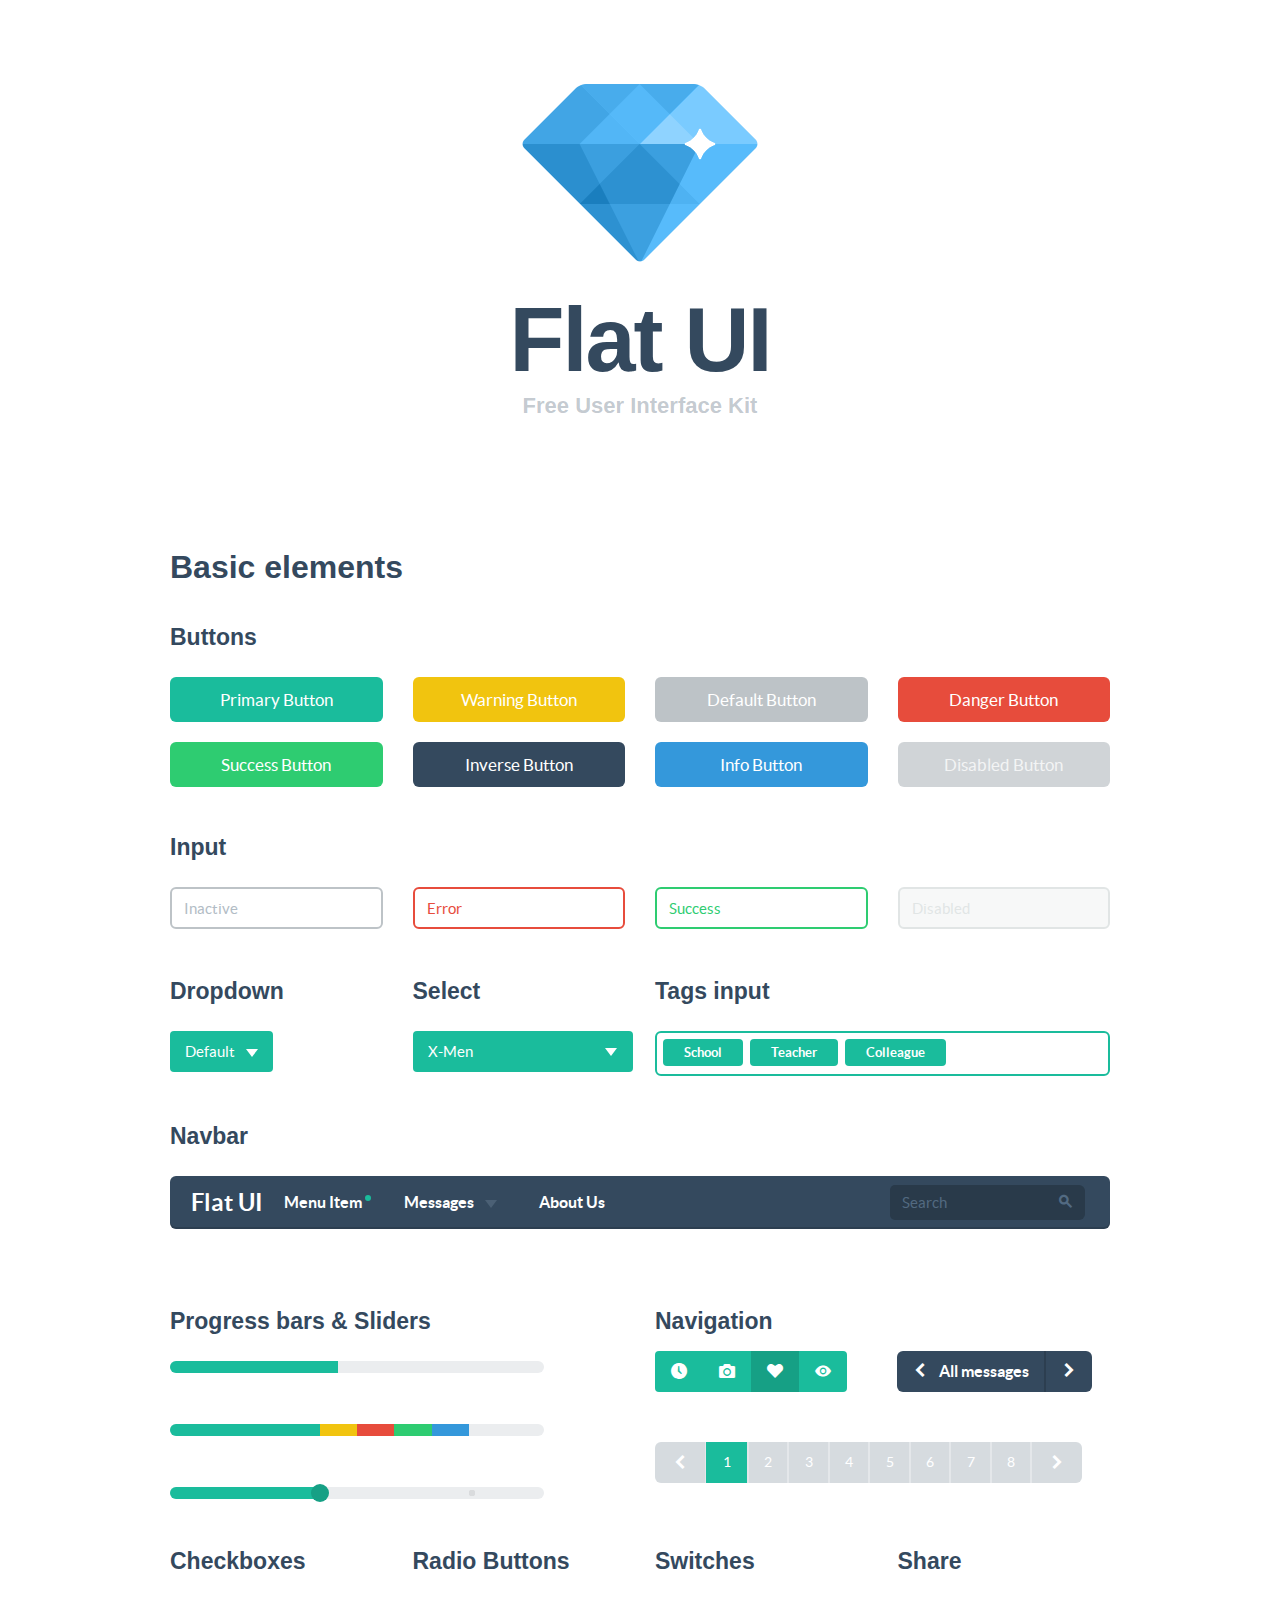
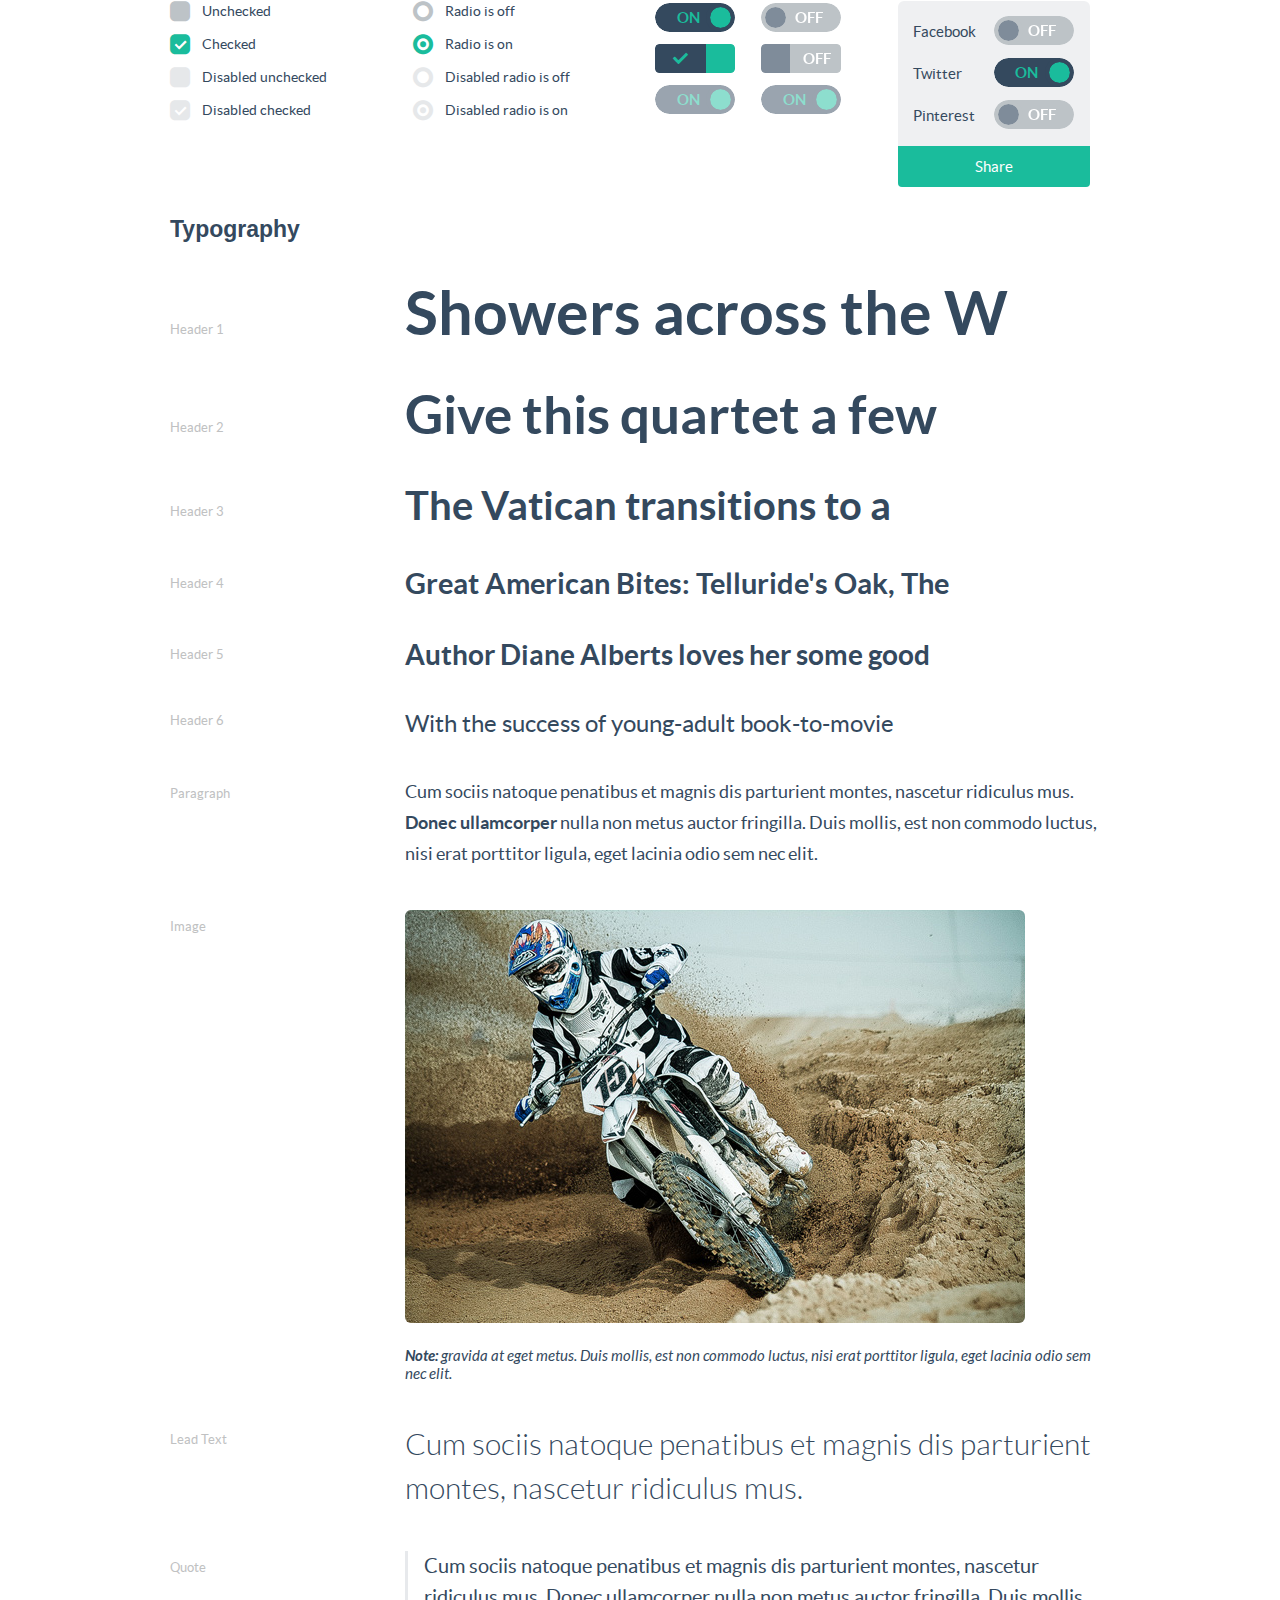
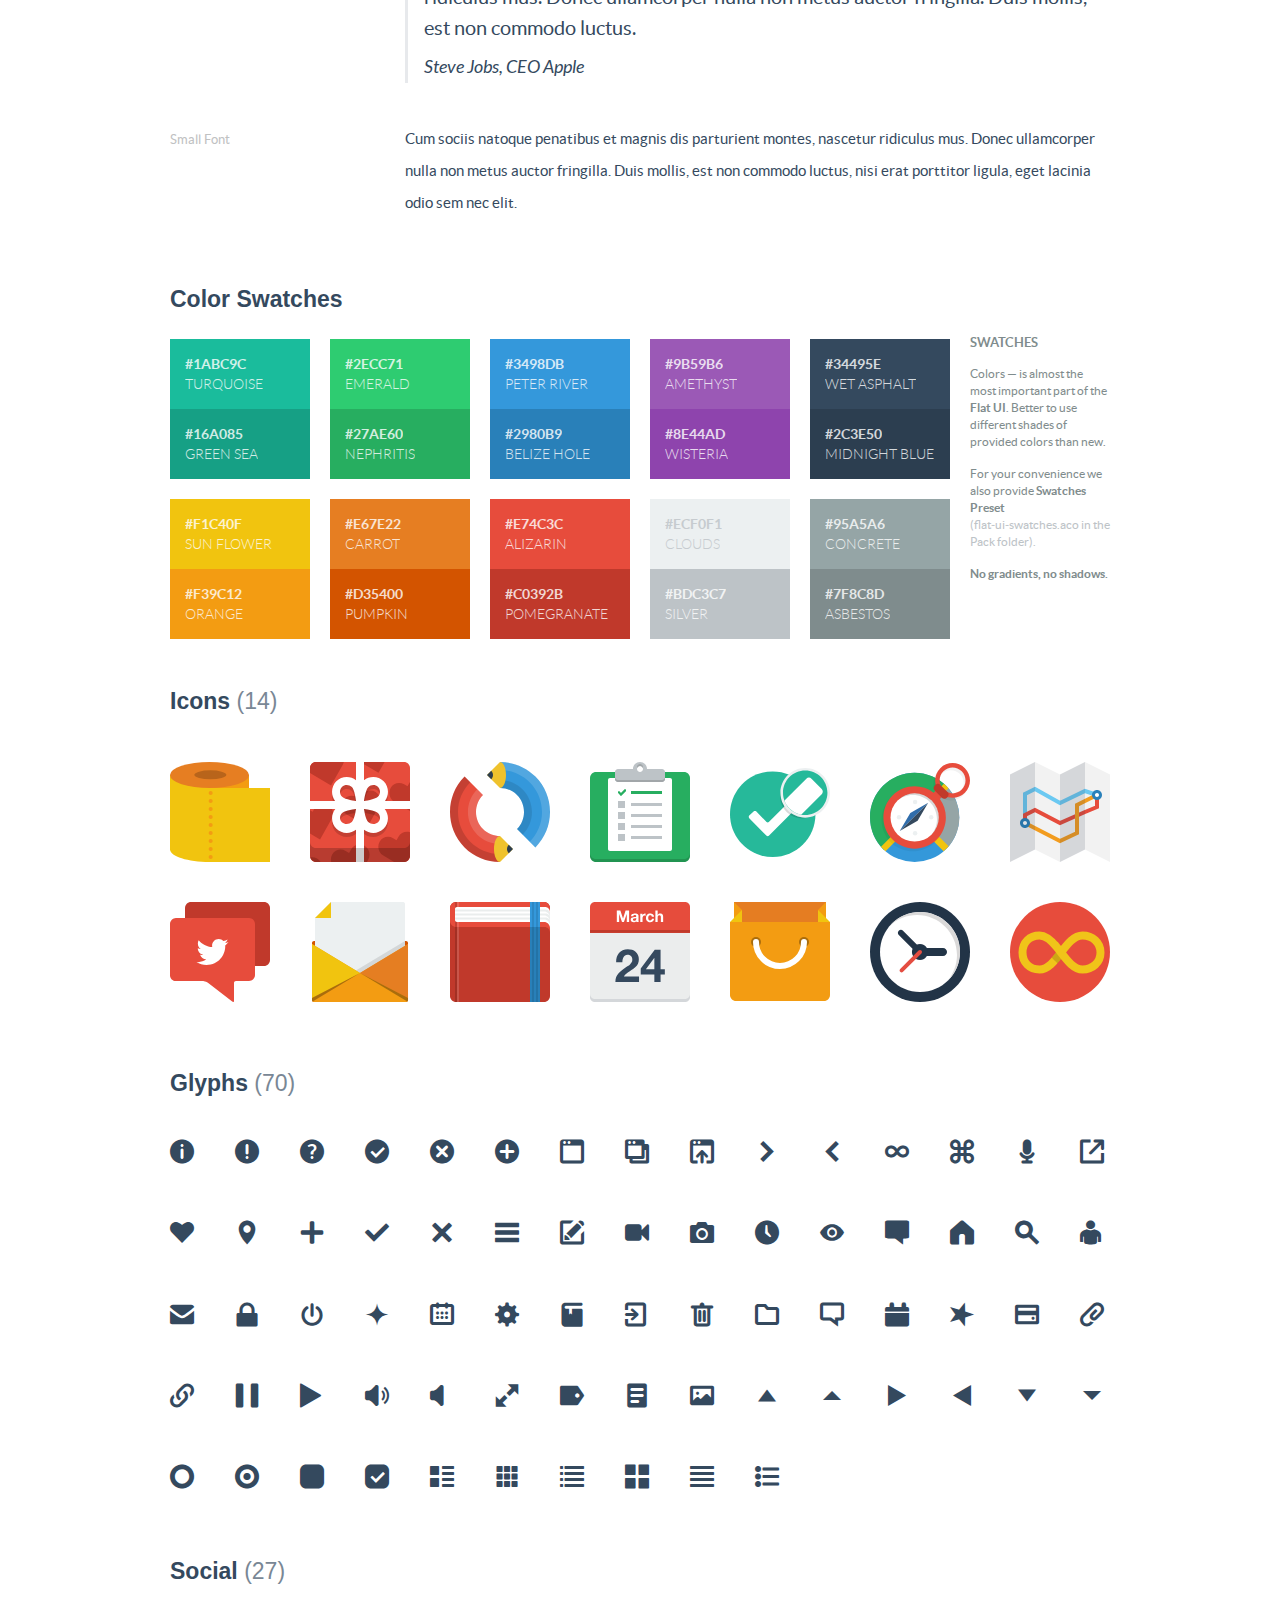
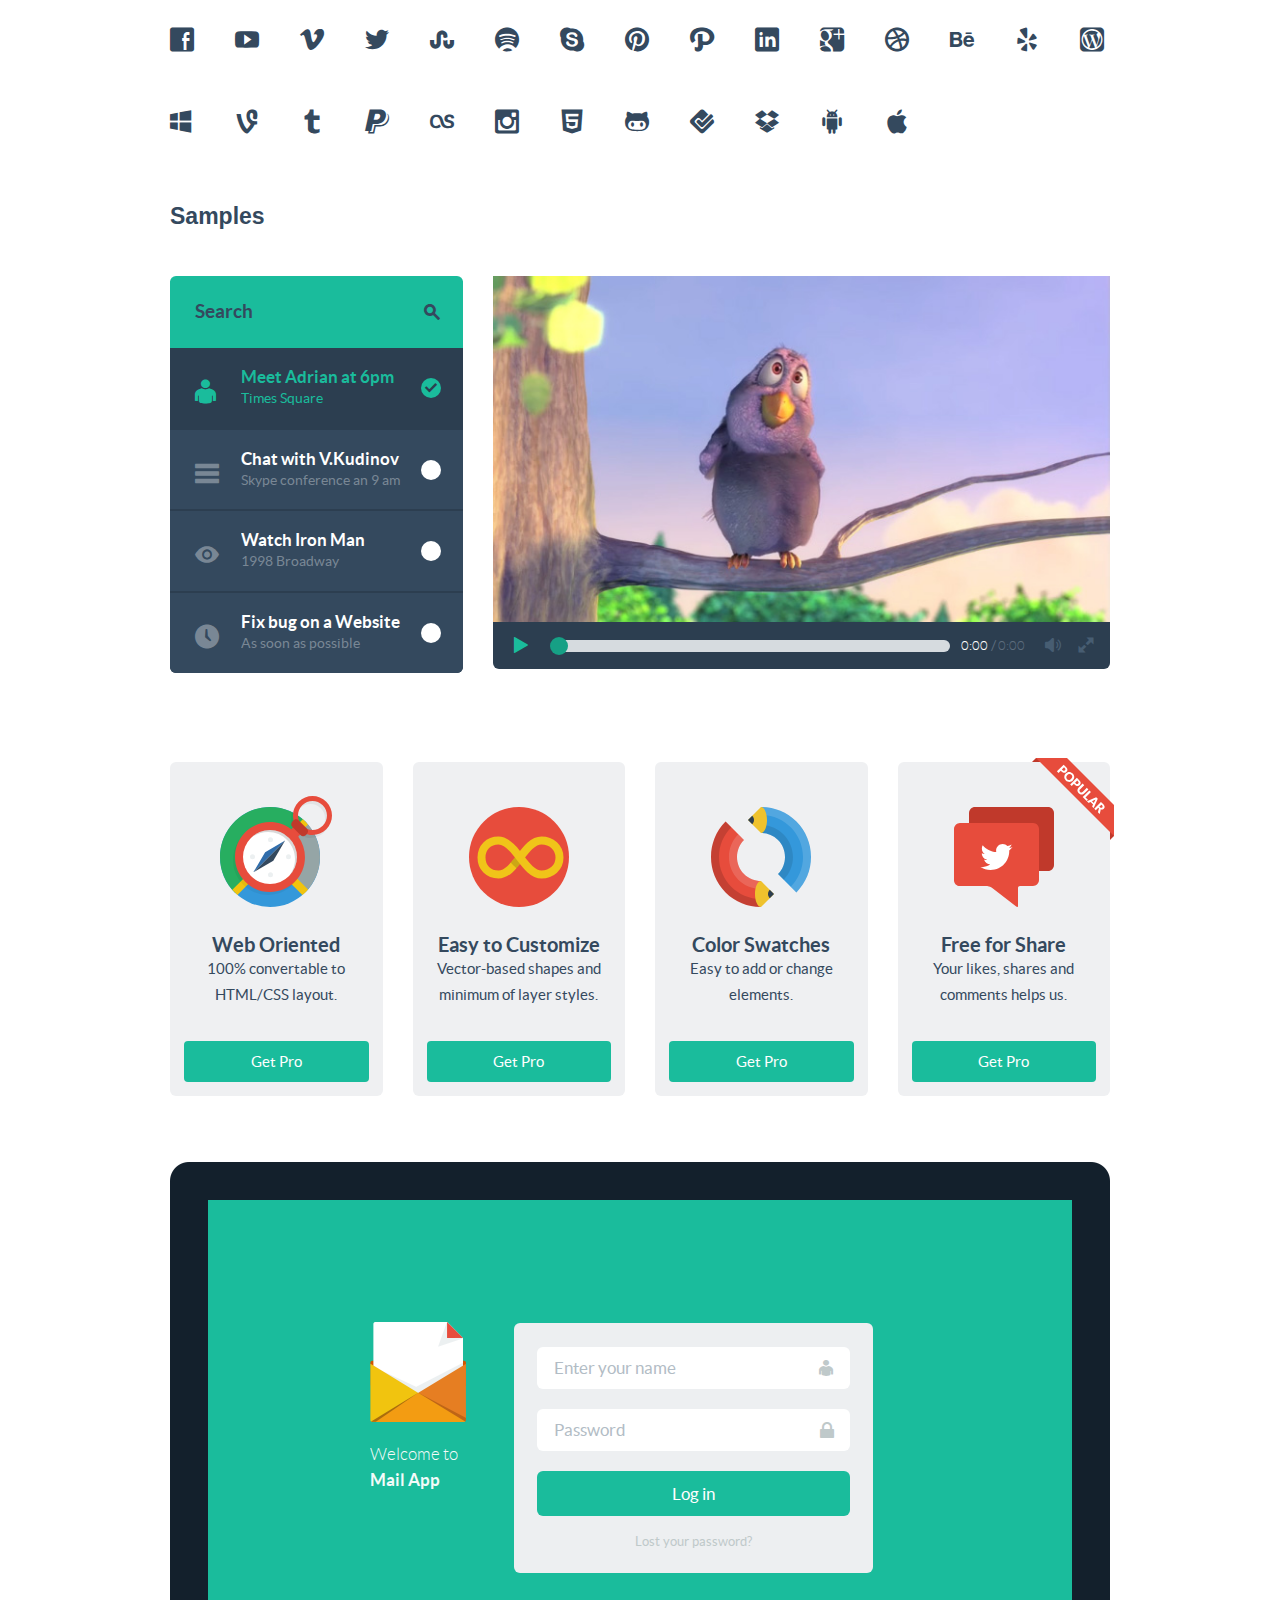
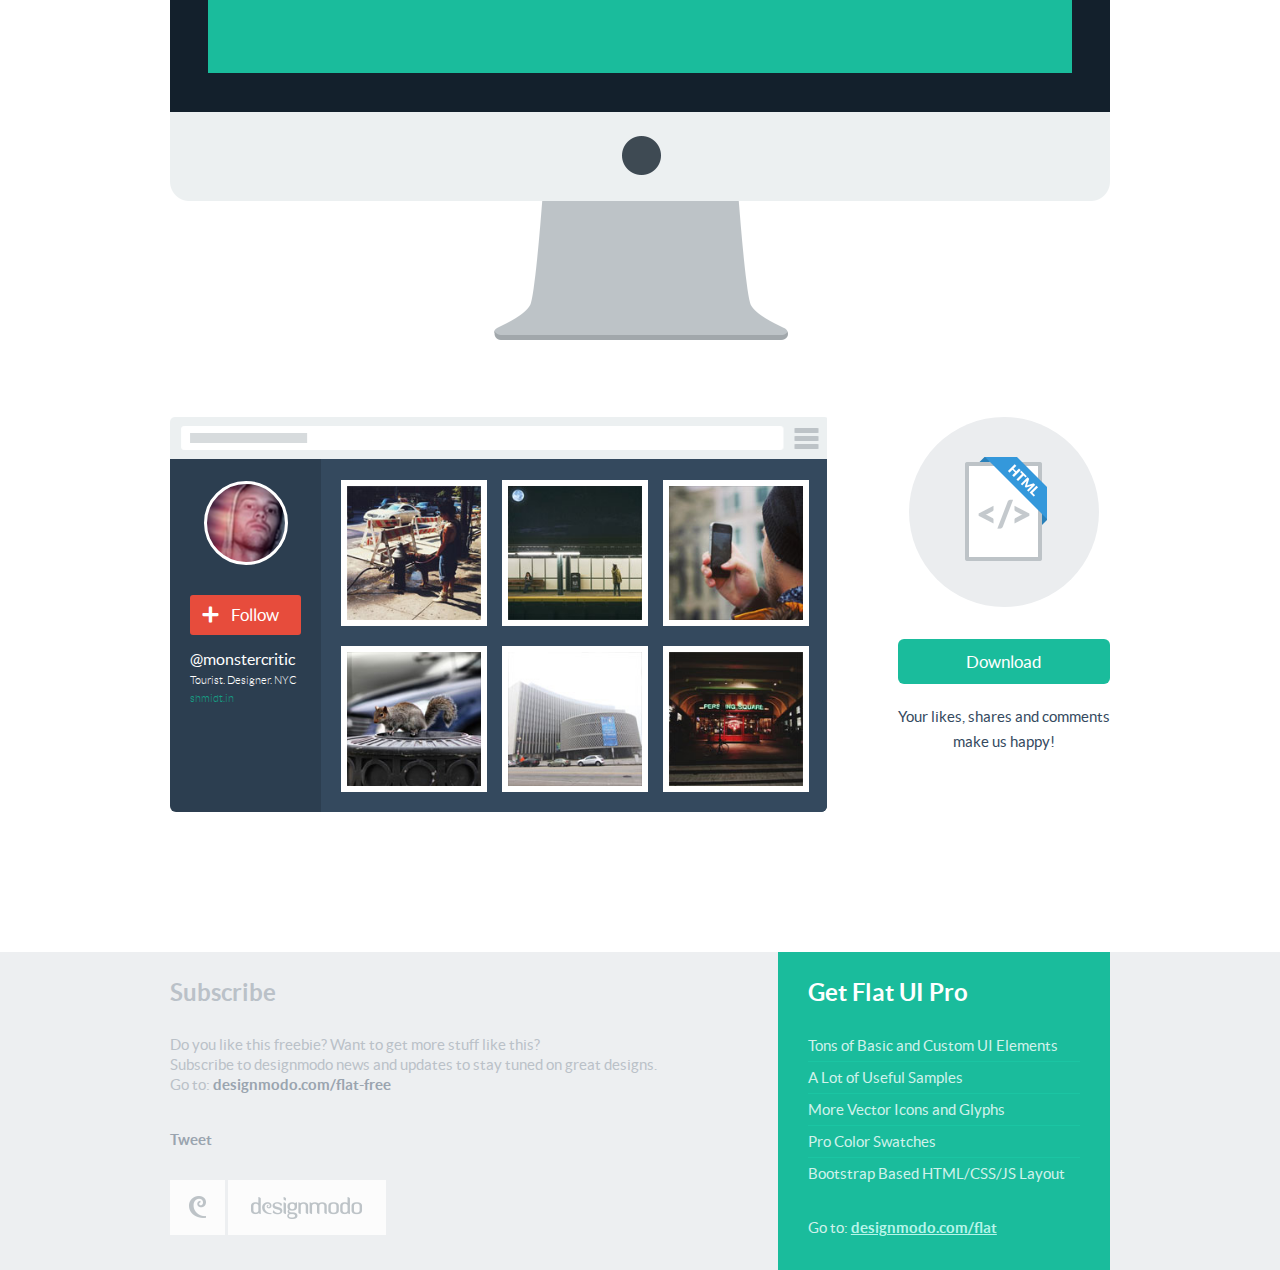
<file: Flat-UI-Maps/Flat-UI-master/index.html>
<!DOCTYPE html>
<html lang="en">
  <head>
    <meta charset="utf-8">
    <title>Flat UI - Free Bootstrap Framework and Theme</title>
    <meta name="description" content="Flat UI Kit Free is a Twitter Bootstrap Framework design and Theme, this responsive framework includes a PSD and HTML version."/>

    <meta name="viewport" content="width=1000, initial-scale=1.0, maximum-scale=1.0">

    <!-- Loading Bootstrap -->
    <link href="dist/css/vendor/bootstrap/css/bootstrap.min.css" rel="stylesheet">

    <!-- Loading Flat UI -->
    <link href="dist/css/flat-ui.css" rel="stylesheet">
    <link href="docs/assets/css/demo.css" rel="stylesheet">

    <link rel="shortcut icon" href="img/favicon.ico">

    <!-- HTML5 shim, for IE6-8 support of HTML5 elements. All other JS at the end of file. -->
    <!--[if lt IE 9]>
      <script src="dist/js/vendor/html5shiv.js"></script>
      <script src="dist/js/vendor/respond.min.js"></script>
    <![endif]-->
  </head>
  <body>
    <div class="container">
      <div class="demo-headline">
        <h1 class="demo-logo">
          <div class="logo"></div>
          Flat UI
          <small>Free User Interface Kit</small>
        </h1>
      </div> <!-- /demo-headline -->

      <h1 class="demo-section-title">Basic elements</h1>
      <h3 class="demo-panel-title">Buttons</h3>

      <div class="row demo-row">
        <div class="col-xs-3">
          <a href="#fakelink" class="btn btn-block btn-lg btn-primary">Primary Button</a>
        </div>
        <div class="col-xs-3">
          <a href="#fakelink" class="btn btn-block btn-lg btn-warning">Warning Button</a>
        </div>
        <div class="col-xs-3">
          <a href="#fakelink" class="btn btn-block btn-lg btn-default">Default Button</a>
        </div>
        <div class="col-xs-3">
          <a href="#fakelink" class="btn btn-block btn-lg btn-danger">Danger Button</a>
        </div>
      </div> <!-- /row -->

      <div class="row demo-row">
        <div class="col-xs-3">
          <a href="#fakelink" class="btn btn-block btn-lg btn-success">Success Button</a>
        </div>
        <div class="col-xs-3">
          <a href="#fakelink" class="btn btn-block btn-lg btn-inverse">Inverse Button</a>
        </div>
        <div class="col-xs-3">
          <a href="#fakelink" class="btn btn-block btn-lg btn-info">Info Button</a>
        </div>
        <div class="col-xs-3">
          <a href="#fakelink" class="btn btn-block btn-lg btn-default disabled">Disabled Button</a>
        </div>
      </div> <!-- /row -->

      <h3 class="demo-panel-title">Input</h3>
      <div class="row">
        <div class="col-xs-3">
          <div class="form-group">
            <input type="text" value="" placeholder="Inactive" class="form-control" />
          </div>
        </div>
        <div class="col-xs-3">
          <div class="form-group has-error">
            <input type="text" value="" placeholder="Error" class="form-control" />
          </div>
        </div>
        <div class="col-xs-3">
          <div class="form-group has-success">
            <input type="text" value="" placeholder="Success" class="form-control" />
            <span class="input-icon fui-check-inverted"></span>
          </div>
        </div>
        <div class="col-xs-3">
          <div class="form-group">
            <input type="text" value="Disabled" disabled="disabled" class="form-control" />
          </div>
        </div>
      </div> <!-- /row -->

      <div class="row">
        <div class="col-xs-3">
          <h3 class="demo-panel-title">Dropdown</h3>

          <div class="btn-group">
            <button data-toggle="dropdown" class="btn btn-primary dropdown-toggle" type="button">Default <span class="caret"></span></button>
            <ul role="menu" class="dropdown-menu">
              <li><a href="#">Action</a></li>
              <li><a href="#">Another action</a></li>
              <li><a href="#">Something else here</a></li>
              <li class="divider"></li>
              <li><a href="#">Separated link</a></li>
            </ul>
          </div><!-- /btn-group -->
        </div> <!-- /.col-xs-3 -->
        <div class="col-xs-3">
          <h3 class="demo-panel-title">Select</h3>
          <select class="form-control select select-primary" data-toggle="select">
            <option value="0">Choose hero</option>
            <option value="1">Spider Man</option>
            <option value="2">Wolverine</option>
            <option value="3">Captain America</option>
            <option value="4" selected>X-Men</option>
            <option value="5">Crocodile</option>
          </select>
        </div> <!-- /.col-xs-3 -->
        <div class="col-xs-6">
          <h3 class="demo-panel-title">Tags input</h3>
          <div class="tagsinput-primary">
            <input name="tagsinput" class="tagsinput" data-role="tagsinput" value="School, Teacher, Colleague" />
          </div>
        </div> <!-- /.col-xs-6 -->
      </div> <!-- /.row -->

      <h3 class="demo-panel-title">Navbar</h3>
      <div class="row demo-row">
        <div class="col-xs-12">
          <nav class="navbar navbar-inverse navbar-embossed" role="navigation">
            <div class="navbar-header">
              <button type="button" class="navbar-toggle" data-toggle="collapse" data-target="#navbar-collapse-01">
                <span class="sr-only">Toggle navigation</span>
              </button>
              <a class="navbar-brand" href="#">Flat UI</a>
            </div>
            <div class="collapse navbar-collapse" id="navbar-collapse-01">
              <ul class="nav navbar-nav navbar-left">
                <li><a href="#fakelink">Menu Item<span class="navbar-unread">1</span></a></li>
                <li class="dropdown">
                  <a href="#" class="dropdown-toggle" data-toggle="dropdown">Messages <b class="caret"></b></a>
                  <span class="dropdown-arrow"></span>
                  <ul class="dropdown-menu">
                    <li><a href="#">Action</a></li>
                    <li><a href="#">Another action</a></li>
                    <li><a href="#">Something else here</a></li>
                    <li class="divider"></li>
                    <li><a href="#">Separated link</a></li>
                  </ul>
                </li>
                <li><a href="#fakelink">About Us</a></li>
               </ul>
               <form class="navbar-form navbar-right" action="#" role="search">
                <div class="form-group">
                  <div class="input-group">
                    <input class="form-control" id="navbarInput-01" type="search" placeholder="Search">
                    <span class="input-group-btn">
                      <button type="submit" class="btn"><span class="fui-search"></span></button>
                    </span>
                  </div>
                </div>
              </form>
            </div><!-- /.navbar-collapse -->
          </nav><!-- /navbar -->
        </div>
      </div> <!-- /row -->

      <div class="row">
        <div class="col-xs-5">
          <h3 class="demo-panel-title">Progress bars &amp; Sliders</h3>
          <div class="progress">
            <div class="progress-bar" style="width: 45%;"></div>
          </div>
          <br/>
          <div class="progress">
            <div class="progress-bar" style="width: 40%;"></div>
            <div class="progress-bar progress-bar-warning" style="width: 10%;"></div>
            <div class="progress-bar progress-bar-danger" style="width: 10%;"></div>
            <div class="progress-bar progress-bar-success" style="width: 10%;"></div>
            <div class="progress-bar progress-bar-info" style="width: 10%;"></div>
          </div>
          <br/>
          <div id="slider" class="ui-slider">
            <div class="ui-slider-segment"></div>
            <div class="ui-slider-segment"></div>
            <div class="ui-slider-segment"></div>
          </div>
        </div> <!-- /sliders -->

        <div class="col-xs-6 col-xs-offset-1">
          <h3 class="demo-panel-title">Navigation</h3>
          <div class="row demo-navigation">
            <div class="col-xs-6">
              <div class="btn-toolbar">
                <div class="btn-group">
                  <a class="btn btn-primary" href="#fakelink"><span class="fui-time"></span></a>
                  <a class="btn btn-primary" href="#fakelink"><span class="fui-photo"></span></a>
                  <a class="btn btn-primary active" href="#fakelink"><span class="fui-heart"></span></a>
                  <a class="btn btn-primary" href="#fakelink"><span class="fui-eye"></span></a>
                </div>
              </div> <!-- /toolbar -->
            </div>
            <div class="col-xs-6 demo-pager">
              <ul class="pager">
                <li class="previous">
                  <a href="#fakelink">
                    <span class="fui-arrow-left"></span>
                    <span>All messages</span>
                  </a>
                </li>
                <li class="next">
                  <a href="#fakelink">
                    <span class="fui-arrow-right"></span>
                  </a>
                </li>
              </ul> <!-- /pager -->
            </div>
          </div> <!-- /demo-navigation -->

          <div >
            <ul class="pagination">
              <li class="previous"><a href="#fakelink" class="fui-arrow-left"></a></li>
              <li class="active"><a href="#fakelink">1</a></li>
              <li><a href="#fakelink">2</a></li>
              <li><a href="#fakelink">3</a></li>
              <li><a href="#fakelink">4</a></li>
              <li><a href="#fakelink">5</a></li>
              <li><a href="#fakelink">6</a></li>
              <li><a href="#fakelink">7</a></li>
              <li><a href="#fakelink">8</a></li>
              <li class="next"><a href="#fakelink" class="fui-arrow-right"></a></li>
            </ul>
          </div> <!-- /pagination -->
        </div> <!-- /navigation -->
      </div> <!-- /row -->

      <div class="row">
        <div class="col-xs-3">
          <h3 class="demo-panel-title">Checkboxes</h3>
          <label class="checkbox" for="checkbox1">
            <input type="checkbox" value="" id="checkbox1" data-toggle="checkbox">
            Unchecked
          </label>
          <label class="checkbox" for="checkbox2">
            <input type="checkbox" checked="checked" value="" id="checkbox2" data-toggle="checkbox" checked="">
            Checked
          </label>
          <label class="checkbox" for="checkbox3">
            <input type="checkbox" value="" id="checkbox3" data-toggle="checkbox" disabled="">
            Disabled unchecked
          </label>
          <label class="checkbox" for="checkbox4">
            <input type="checkbox" checked="checked" value="" id="checkbox4" data-toggle="checkbox" disabled="" checked="">
            Disabled checked
          </label>
        </div> <!-- /checkboxes col-xs-3 -->

        <div class="col-xs-3">
          <h3 class="demo-panel-title">Radio Buttons</h3>
          <label class="radio">
            <input type="radio" name="optionsRadios" id="optionsRadios1" value="option1" data-toggle="radio">
            Radio is off
          </label>
          <label class="radio">
            <input type="radio" name="optionsRadios" id="optionsRadios2" value="option1" data-toggle="radio" checked="">
            Radio is on
          </label>

          <label class="radio">
            <input type="radio" name="optionsRadiosDisabled" id="optionsRadios3" value="option2" data-toggle="radio" disabled="">
            Disabled radio is off
          </label>
          <label class="radio">
            <input type="radio" name="optionsRadiosDisabled" id="optionsRadios4" value="option2" data-toggle="radio" checked="" disabled="">
            Disabled radio is on
          </label>
        </div> <!-- /radios col-xs-3 -->

        <div class="col-xs-3">
          <h3 class="demo-panel-title">Switches</h3>

          <table width="100%">
            <tr>
              <td width="50%" class="pbm">
                <input type="checkbox" checked data-toggle="switch" id="custom-switch-01" />
              </td>
              <td class="pbm">
                <input type="checkbox" data-toggle="switch" id="custom-switch-02" />
              </td>
            </tr>
            <tr>
              <td class="pbm">
                <div class="bootstrap-switch-square">
                  <input type="checkbox" checked data-toggle="switch" id="custom-switch-03" data-on-text="<span class='fui-check'></span>" data-off-text="<span class='fui-cross'></span>" />
                </div>
              </td>
              <td class="pbm">
                <div class="bootstrap-switch-square">
                  <input type="checkbox" data-toggle="switch" id="custom-switch-04" />
                </div>
              </td>
            </tr>
            <tr>
              <td>
                <input type="checkbox" checked disabled data-toggle="switch" id="custom-switch-5" />
              </td>
              <td>
                <input type="checkbox" checked disabled data-toggle="switch" id="custom-switch-6" />
              </td>
            </tr>
          </table>
        </div> <!-- /.col-xs-3 -->
        <div class="col-xs-3">
          <h3 class="demo-panel-title">Share</h3>
          <div class="share mrl">
            <ul>
              <li>
                <label class="share-label" for="share-toggle2">Facebook</label>
                <input type="checkbox" data-toggle="switch" />
              </li>
              <li>
                <label class="share-label" for="share-toggle4">Twitter</label>
                <input type="checkbox" checked="" data-toggle="switch" />
              </li>
              <li>
                <label class="share-label" for="share-toggle6">Pinterest</label>
                <input type="checkbox" data-toggle="switch" />
              </li>
            </ul>
            <a href="#" class="btn btn-primary btn-block btn-large">Share</a>
          </div> <!-- /share -->
        </div><!-- /.col-xs-3 -->
      </div> <!-- /.row -->

      <div class="demo-row typography-row">
      	<div class="demo-title">
      		<h3 class="demo-panel-title">Typography</h3>
      	</div>
      	<div class="demo-content">
      		<div class="demo-type-example">
	      		<h1><span class="demo-heading-note">Header 1</span>Showers across the W</h1>
      		</div>
      		<div class="demo-type-example">
	      		<h2><span class="demo-heading-note">Header 2</span>Give this quartet a few</h2>
      		</div>
      		<div class="demo-type-example">
	      		<h3><span class="demo-heading-note">Header 3</span>The Vatican transitions to a</h3>
      		</div>
      		<div class="demo-type-example">
	      		<h4><span class="demo-heading-note">Header 4</span>Great American Bites: Telluride's Oak, The</h4>
      		</div>
      		<div class="demo-type-example">
	      		<h5><span class="demo-heading-note">Header 5</span>Author Diane Alberts loves her some good</h5>
      		</div>
      		<div class="demo-type-example">
	      		<h6><span class="demo-heading-note">Header 6</span>With the success of young-adult book-to-movie</h6>
      		</div>
      		<div class="demo-type-example">
	      		<span class="demo-text-note">Paragraph</span>
	          <p>Cum sociis natoque penatibus et magnis dis parturient montes, nascetur ridiculus mus. <strong>Donec ullamcorper</strong> nulla non metus auctor fringilla. Duis mollis, est non commodo luctus, nisi erat porttitor ligula, eget lacinia odio sem nec elit.</p>
      		</div>
      		<div class="demo-type-example">
	      		<span class="demo-text-note">Image</span>
	          <img src="docs/assets/img/example-image.jpg" alt="example-image" class="img-rounded img-responsive">
	          <p class="img-comment"><strong>Note:</strong> gravida at eget metus. Duis mollis, est non commodo luctus, nisi erat porttitor ligula, eget lacinia odio sem nec elit.</p>
      		</div>
      		<div class="demo-type-example">
	      		<span class="demo-text-note">Lead Text</span>
						<p class="lead">Cum sociis natoque penatibus et magnis dis parturient montes, nascetur ridiculus mus.</p>
      		</div>
      		<div class="demo-type-example">
	      		<span class="demo-text-note">Quote</span>
	          <blockquote>
	            <p>Cum sociis natoque penatibus et magnis dis parturient montes, nascetur ridiculus mus. Donec ullamcorper nulla non metus auctor fringilla. Duis mollis, est non commodo luctus.</p>
	            <small>Steve Jobs, CEO Apple</small>
	          </blockquote>
      		</div>
      		<div class="demo-type-example">
	      		<span class="demo-text-note">Small Font</span>
	          <p><small>Cum sociis natoque penatibus et magnis dis parturient montes, nascetur ridiculus mus. Donec ullamcorper nulla non metus auctor fringilla. Duis mollis, est non commodo luctus, nisi erat porttitor ligula, eget lacinia odio sem nec elit.</small></p>
      		</div>
      	</div><!-- /.demo-content-wide -->
      </div><!-- /.demo-row -->

      <h3 class="demo-panel-title">Color Swatches</h3>
      <div class="row demo-swatches-row">
	      <div class="swatches-col">
		      <div class="pallete-item">
			      <dl class="palette palette-turquoise">
                <dt>#1abc9c</dt>
                <dd>Turquoise</dd>
              </dl>
              <dl class="palette palette-green-sea">
                <dt>#16a085</dt>
                <dd>Green sea</dd>
              </dl>
		      </div>
		      <div class="pallete-item">
			      <dl class="palette palette-emerald">
              <dt>#2ecc71</dt>
              <dd>Emerald</dd>
            </dl>
            <dl class="palette palette-nephritis">
              <dt>#27ae60</dt>
              <dd>Nephritis</dd>
            </dl>
		      </div>
		      <div class="pallete-item">
			      <dl class="palette palette-peter-river">
              <dt>#3498db</dt>
              <dd>Peter river</dd>
            </dl>
            <dl class="palette palette-belize-hole">
              <dt>#2980b9</dt>
              <dd>Belize hole</dd>
            </dl>
		      </div>
		      <div class="pallete-item">
			      <dl class="palette palette-amethyst">
              <dt>#9b59b6</dt>
              <dd>Amethyst</dd>
            </dl>
            <dl class="palette palette-wisteria">
              <dt>#8e44ad</dt>
              <dd>Wisteria</dd>
            </dl>
		      </div>
		      <div class="pallete-item">
			      <dl class="palette palette-wet-asphalt">
              <dt>#34495e</dt>
              <dd>Wet asphalt</dd>
            </dl>
            <dl class="palette palette-midnight-blue">
              <dt>#2c3e50</dt>
              <dd>Midnight blue</dd>
            </dl>
		      </div>
		      <div class="pallete-item">
			      <dl class="palette palette-sun-flower">
              <dt>#f1c40f</dt>
              <dd>Sun flower</dd>
            </dl>
            <dl class="palette palette-orange">
              <dt>#f39c12</dt>
              <dd>Orange</dd>
            </dl>
		      </div>
		      <div class="pallete-item">
			      <dl class="palette palette-carrot">
              <dt>#e67e22</dt>
              <dd>Carrot</dd>
            </dl>
            <dl class="palette palette-pumpkin">
              <dt>#d35400</dt>
              <dd>Pumpkin</dd>
            </dl>
		      </div>
		      <div class="pallete-item">
			      <dl class="palette palette-alizarin">
              <dt>#e74c3c</dt>
              <dd>Alizarin</dd>
            </dl>
            <dl class="palette palette-pomegranate">
              <dt>#c0392b</dt>
              <dd>Pomegranate</dd>
            </dl>
		      </div>
		      <div class="pallete-item">
			      <dl class="palette palette-clouds">
              <dt>#ecf0f1</dt>
              <dd>Clouds</dd>
            </dl>
            <dl class="palette palette-silver">
              <dt>#bdc3c7</dt>
              <dd>Silver</dd>
            </dl>
		      </div>
		      <div class="pallete-item">
			      <dl class="palette palette-concrete">
              <dt>#95a5a6</dt>
              <dd>Concrete</dd>
            </dl>
            <dl class="palette palette-asbestos">
              <dt>#7f8c8d</dt>
              <dd>Asbestos</dd>
            </dl>
		      </div>
	      </div> <!-- /swatches items -->
	      <div class="swatches-desc-col">
		      <h6 class="palette-headline">SWATCHES</h6>
          <p class="palette-paragraph">
            Colors &mdash; is almost the most important part of the <strong>Flat UI</strong>. Better to use different shades of provided colors than new.
          </p>
          <p class="palette-paragraph">
            For your convenience we also provide <strong>Swatches Preset</strong> <span>(flat&#8209;ui&#8209;swatches.aco in the Pack folder).</span>
          </p>
          <p class="palette-paragraph">
            <strong>No gradients, no shadows.</strong>
          </p>
	      </div> <!-- /swatches desc -->
      </div> <!-- /swatches row -->

      <h3 class="demo-panel-title">Icons <small>(14)</small></h3>
      <div class="demo-illustrations">
        <div class="demo-content">
          <div><img src="img/icons/svg/toilet-paper.svg" alt="Toilet-Paper"></div>
          <div><img src="img/icons/svg/gift-box.svg" alt="Gift-Box"></div>
          <div><img src="img/icons/svg/pencils.svg" alt="Pensils"></div>
          <div><img src="img/icons/svg/clipboard.svg" alt="Clipboard"></div>
          <div><img src="img/icons/svg/retina.svg" alt="Retina"></div>
          <div><img src="img/icons/svg/compas.svg" alt="Compas"></div>
          <div><img src="img/icons/svg/map.svg" alt="Map"></div>
          <div><img src="img/icons/svg/chat.svg" alt="Chat"></div>
          <div><img src="img/icons/svg/mail.svg" alt="Mail"></div>
          <div><img src="img/icons/svg/book.svg" alt="Book"></div>
          <div><img src="img/icons/svg/calendar.svg" alt="Calendar"></div>
          <div><img src="img/icons/svg/paper-bag.svg" alt="Pocket"></div>
          <div><img src="img/icons/svg/clocks.svg" alt="Watches"></div>
          <div><img src="img/icons/svg/loop.svg" alt="Infinity-Loop"></div>
        </div>
      </div>


      <h3 class="demo-panel-title">Glyphs <small>(70)</small></h3>
      <div class="demo-icons">
        <div class="demo-content">
          <span class="fui-info-circle"></span>
          <span class="fui-alert-circle"></span>
          <span class="fui-question-circle"></span>
          <span class="fui-check-circle"></span>
          <span class="fui-cross-circle"></span>
          <span class="fui-plus-circle"></span>
          <span class="fui-window"></span>
          <span class="fui-windows"></span>
          <span class="fui-upload"></span>
          <span class="fui-arrow-right"></span>
          <span class="fui-arrow-left"></span>
          <span class="fui-loop"></span>
          <span class="fui-cmd"></span>
          <span class="fui-mic"></span>
          <span class="fui-export"></span>
          <span class="fui-heart"></span>
          <span class="fui-location"></span>
          <span class="fui-plus"></span>
          <span class="fui-check"></span>
          <span class="fui-cross"></span>
          <span class="fui-list"></span>
          <span class="fui-new"></span>
          <span class="fui-video"></span>
          <span class="fui-photo"></span>
          <span class="fui-time"></span>
          <span class="fui-eye"></span>
          <span class="fui-chat"></span>
          <span class="fui-home"></span>
          <span class="fui-search"></span>
          <span class="fui-user"></span>
          <span class="fui-mail"></span>
          <span class="fui-lock"></span>
          <span class="fui-power"></span>
          <span class="fui-star"></span>
          <span class="fui-calendar"></span>
          <span class="fui-gear"></span>
          <span class="fui-bookmark"></span>
          <span class="fui-exit"></span>
          <span class="fui-trash"></span>
          <span class="fui-folder"></span>
          <span class="fui-bubble"></span>
          <span class="fui-calendar-solid"></span>
          <span class="fui-star-2"></span>
          <span class="fui-credit-card"></span>
          <span class="fui-clip"></span>
          <span class="fui-link"></span>
          <span class="fui-pause"></span>
          <span class="fui-play"></span>
          <span class="fui-volume"></span>
          <span class="fui-mute"></span>
          <span class="fui-resize"></span>
          <span class="fui-tag"></span>
          <span class="fui-document"></span>
          <span class="fui-image"></span>
          <span class="fui-triangle-up"></span>
          <span class="fui-triangle-up-small"></span>
          <span class="fui-triangle-right-large"></span>
          <span class="fui-triangle-left-large"></span>
          <span class="fui-triangle-down"></span>
          <span class="fui-triangle-down-small"></span>
          <span class="fui-radio-unchecked"></span>
          <span class="fui-radio-checked"></span>
          <span class="fui-checkbox-unchecked"></span>
          <span class="fui-checkbox-checked"></span>
          <span class="fui-list-thumbnailed"></span>
          <span class="fui-list-small-thumbnails"></span>
          <span class="fui-list-numbered"></span>
          <span class="fui-list-large-thumbnails"></span>
          <span class="fui-list-columned"></span>
          <span class="fui-list-bulleted"></span>
        </div><!-- /.demo-content -->
      </div><!-- /.demo-icons -->

      <h3 class="demo-panel-title">Social <small>(27)</small></h3>
      <div class="demo-icons">
        <div class="demo-content">
          <span class="fui-facebook"></span>
          <span class="fui-youtube"></span>
          <span class="fui-vimeo"></span>
          <span class="fui-twitter"></span>
          <span class="fui-stumbleupon"></span>
          <span class="fui-spotify"></span>
          <span class="fui-skype"></span>
          <span class="fui-pinterest"></span>
          <span class="fui-path"></span>
          <span class="fui-linkedin"></span>
          <span class="fui-google-plus"></span>
          <span class="fui-dribbble"></span>
          <span class="fui-behance"></span>
          <span class="fui-yelp"></span>
          <span class="fui-wordpress"></span>
          <span class="fui-windows-8"></span>
          <span class="fui-vine"></span>
          <span class="fui-tumblr"></span>
          <span class="fui-paypal"></span>
          <span class="fui-lastfm"></span>
          <span class="fui-instagram"></span>
          <span class="fui-html5"></span>
          <span class="fui-github"></span>
          <span class="fui-foursquare"></span>
          <span class="fui-dropbox"></span>
          <span class="fui-android"></span>
          <span class="fui-apple"></span>
        </div><!-- /.demo-content -->
      </div><!-- /.demo-icons -->

      <h3 class="demo-panel-title mbl pbl">Samples</h3>
      <div class="row demo-samples">
        <div class="col-xs-4">
          <div class="todo">
            <div class="todo-search">
              <input class="todo-search-field" type="search" value="" placeholder="Search" />
            </div>
            <ul>
              <li class="todo-done">
                <div class="todo-icon fui-user"></div>
                <div class="todo-content">
                  <h4 class="todo-name">
                    Meet <strong>Adrian</strong> at <strong>6pm</strong>
                  </h4>
                  Times Square
                </div>
              </li>
              <li>
                <div class="todo-icon fui-list"></div>
                <div class="todo-content">
                  <h4 class="todo-name">
                    Chat with <strong>V.Kudinov</strong>
                  </h4>
                  Skype conference an 9 am
                </div>
              </li>
              <li>
                <div class="todo-icon fui-eye"></div>
                <div class="todo-content">
                  <h4 class="todo-name">
                    Watch <strong>Iron Man</strong>
                  </h4>
                  1998 Broadway
                </div>
              </li>
              <li>
                <div class="todo-icon fui-time"></div>
                <div class="todo-content">
                  <h4 class="todo-name">
                    Fix bug on a <strong>Website</strong>
                  </h4>
                  As soon as possible
                </div>
              </li>
            </ul>
          </div><!-- /.todo -->
        </div><!-- /.col-xs-4 -->

        <div class="col-xs-8">
          <video class="video-js" preload="auto" poster="docs/assets/img/video/poster.jpg" data-setup="{}">
            <source src="http://iurevych.github.com/Flat-UI-videos/big_buck_bunny.mp4" type="video/mp4">
            <source src="http://iurevych.github.com/Flat-UI-videos/big_buck_bunny.webm" type="video/webm">
          </video>
        </div> <!-- /video -->
      </div>

      <div class="row demo-tiles">
        <div class="col-xs-3">
          <div class="tile">
            <img src="img/icons/svg/compas.svg" alt="Compas" class="tile-image big-illustration">
            <h3 class="tile-title">Web Oriented</h3>
            <p>100% convertable to HTML/CSS layout.</p>
            <a class="btn btn-primary btn-large btn-block" href="http://designmodo.com/flat">Get Pro</a>
          </div>
        </div>

        <div class="col-xs-3">
          <div class="tile">
            <img src="img/icons/svg/loop.svg" alt="Infinity-Loop" class="tile-image">
            <h3 class="tile-title">Easy to Customize</h3>
            <p>Vector-based shapes and minimum of layer styles.</p>
            <a class="btn btn-primary btn-large btn-block" href="http://designmodo.com/flat">Get Pro</a>
          </div>
        </div>

        <div class="col-xs-3">
          <div class="tile">
            <img src="img/icons/svg/pencils.svg" alt="Pensils" class="tile-image">
            <h3 class="tile-title">Color Swatches</h3>
            <p>Easy to add or change elements. </p>
            <a class="btn btn-primary btn-large btn-block" href="http://designmodo.com/flat">Get Pro</a>
          </div>
        </div>

        <div class="col-xs-3">
          <div class="tile tile-hot">
            <img src="img/icons/svg/ribbon.svg" alt="ribbon" class="tile-hot-ribbon">
            <img src="img/icons/svg/chat.svg" alt="Chat" class="tile-image">
            <h3 class="tile-title">Free for Share</h3>
            <p>Your likes, shares and comments helps us.</p>
            <a class="btn btn-primary btn-large btn-block" href="http://designmodo.com/flat">Get Pro</a>
          </div>

        </div>
      </div> <!-- /tiles -->

      <div class="login">
        <div class="login-screen">
          <div class="login-icon">
            <img src="img/login/icon.png" alt="Welcome to Mail App" />
            <h4>Welcome to <small>Mail App</small></h4>
          </div>

          <div class="login-form">
            <div class="form-group">
              <input type="text" class="form-control login-field" value="" placeholder="Enter your name" id="login-name" />
              <label class="login-field-icon fui-user" for="login-name"></label>
            </div>

            <div class="form-group">
              <input type="password" class="form-control login-field" value="" placeholder="Password" id="login-pass" />
              <label class="login-field-icon fui-lock" for="login-pass"></label>
            </div>

            <a class="btn btn-primary btn-lg btn-block" href="#">Log in</a>
            <a class="login-link" href="#">Lost your password?</a>
          </div>
        </div>
      </div>

      <div class="row">
        <div class="col-xs-9">
          <div class="demo-browser">
            <div class="demo-browser-side">
              <div class="demo-browser-author"></div>
              <div class="demo-browser-action">
                <a class="btn btn-danger btn-lg btn-block" href="http://twitter.com/monstercritic" target="_blank">
                  <span class="fui-plus"></span>Follow
                </a>
              </div>
              <h5>@monstercritic</h5>
              <h6>
                Tourist. Designer. NYC
                <a href="http://shmidt.in" target="_blank">shmidt.in</a>
              </h6>
            </div>
            <div class="demo-browser-content">
              <img src="docs/assets/img/demo/browser-pic-1.jpg" alt="" />
              <img src="docs/assets/img/demo/browser-pic-2.jpg" alt="" />
              <img src="docs/assets/img/demo/browser-pic-3.jpg" alt="" />
              <img src="docs/assets/img/demo/browser-pic-4.jpg" alt="" />
              <img src="docs/assets/img/demo/browser-pic-5.jpg" alt="" />
              <img src="docs/assets/img/demo/browser-pic-6.jpg" alt="" />
            </div>
          </div>
        </div>

        <div class="col-xs-3">
          <div class="demo-download">
            <img src="docs/assets/img/demo/html-icon.png" src="Free PSD" />
          </div>

          <a href="https://github.com/designmodo/Flat-UI/archive/master.zip" class="btn btn-primary btn-lg btn-block">Download</a>

          <p class="demo-download-text">Your likes, shares and comments make us happy!</p>
        </div>
      </div> <!-- /download area -->

    </div> <!-- /container -->

    <footer>
      <div class="container">
        <div class="row">
          <div class="col-xs-7">
            <h3 class="footer-title">Subscribe</h3>
            <p>Do you like this freebie? Want to get more stuff like this?<br/>
              Subscribe to designmodo news and updates to stay tuned on great designs.<br/>
              Go to: <a href="http://designmodo.com/flat-free" target="_blank">designmodo.com/flat-free</a>
            </p>

            <p class="pvl">
              <a href="https://twitter.com/share" class="twitter-share-button" data-url="http://designmodo.com/flat-free/" data-text="Flat UI Free - PSD&amp;amp;HTML User Interface Kit" data-via="designmodo">Tweet</a>
							<script>!function(d,s,id){var js,fjs=d.getElementsByTagName(s)[0],p=/^http:/.test(d.location)?'http':'https';if(!d.getElementById(id)){js=d.createElement(s);js.id=id;js.src=p+'://platform.twitter.com/widgets.js';fjs.parentNode.insertBefore(js,fjs);}}(document, 'script', 'twitter-wjs');</script>
              <iframe src="http://ghbtns.com/github-btn.html?user=designmodo&repo=Flat-UI&type=watch&count=true" height="20" width="107" frameborder="0" scrolling="0" style="width:105px; height: 20px;" allowTransparency="true"></iframe>
              <iframe src="http://ghbtns.com/github-btn.html?user=designmodo&repo=Flat-UI&type=fork&count=true" height="20" width="107" frameborder="0" scrolling="0" style="width:105px; height: 20px;" allowTransparency="true"></iframe>
              <iframe src="http://ghbtns.com/github-btn.html?user=designmodo&type=follow&count=true" height="20" width="195" frameborder="0" scrolling="0" style="width:195px; height: 20px;" allowTransparency="true"></iframe>
            </p>

            <a class="footer-brand" href="http://designmodo.com" target="_blank">
              <img src="docs/assets/img/footer/logo.png" alt="Designmodo.com" />
            </a>
          </div> <!-- /col-xs-7 -->

          <div class="col-xs-5">
            <div class="footer-banner">
              <h3 class="footer-title">Get Flat UI Pro</h3>
              <ul>
                <li>Tons of Basic and Custom UI Elements</li>
                <li>A Lot of Useful Samples</li>
                <li>More Vector Icons and Glyphs</li>
                <li>Pro Color Swatches</li>
                <li>Bootstrap Based HTML/CSS/JS Layout</li>
              </ul>
              Go to: <a href="http://designmodo.com/flat" target="_blank">designmodo.com/flat</a>
            </div>
          </div>
        </div>
      </div>
    </footer>

    <script src="dist/js/vendor/jquery.min.js"></script>
    <script src="dist/js/vendor/video.js"></script>
    <script src="dist/js/flat-ui.min.js"></script>
    <script src="docs/assets/js/application.js"></script>

    <script>
      videojs.options.flash.swf = "dist/js/vendors/video-js.swf"
    </script>
  </body>
</html>
</file>
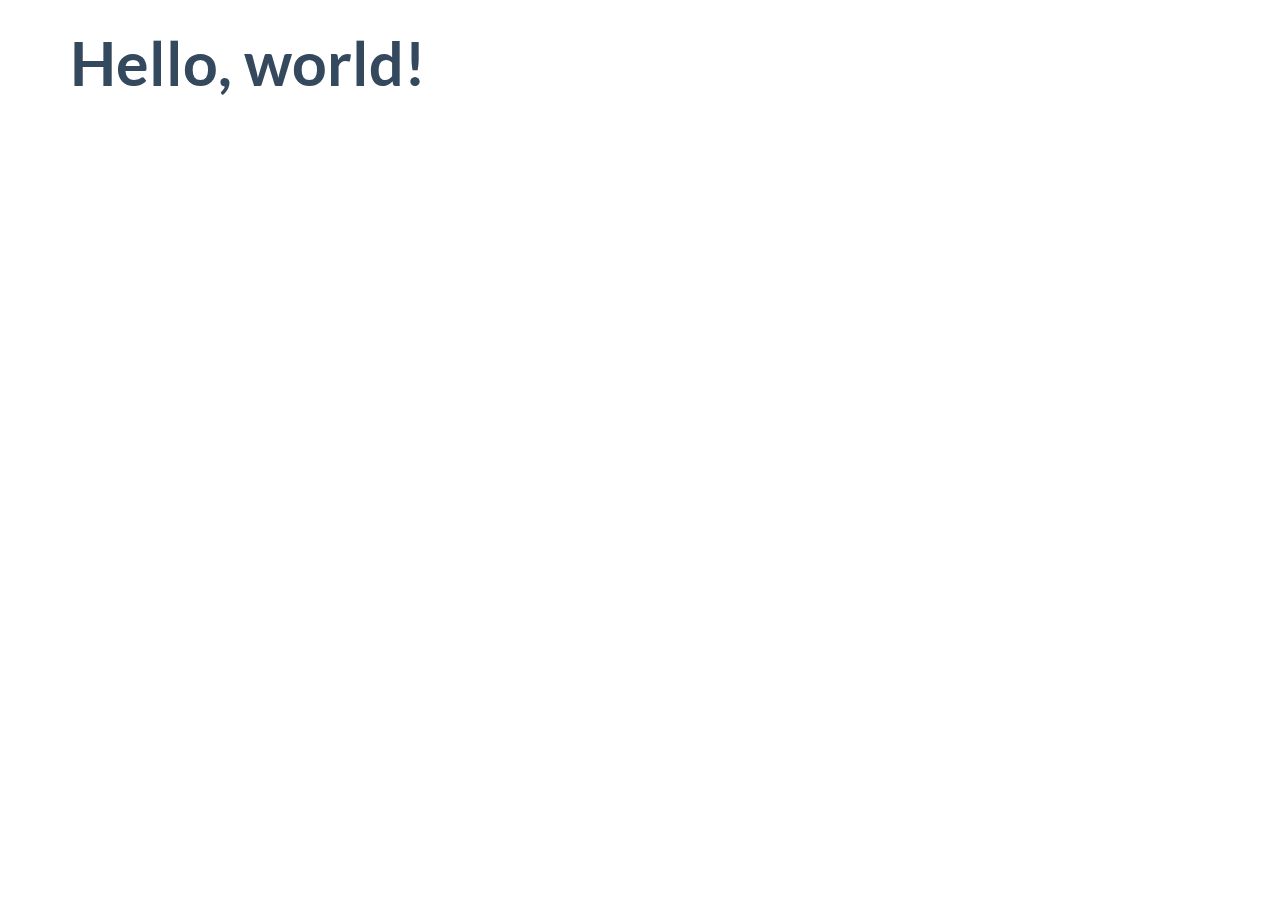
<file: Flat-UI-Maps/Flat-UI-master/dist/index.html>
<!DOCTYPE html>
<html lang="en">
  <head>
    <meta charset="utf-8">
    <title>Flat UI Free 101 Template</title>
    <meta name="viewport" content="width=device-width, initial-scale=1.0">

    <!-- Loading Bootstrap -->
    <link href="../dist/css/vendor/bootstrap/css/bootstrap.min.css" rel="stylesheet">

    <!-- Loading Flat UI -->
    <link href="../dist/css/flat-ui.min.css" rel="stylesheet">

    <link rel="shortcut icon" href="img/favicon.ico">

    <!-- HTML5 shim, for IE6-8 support of HTML5 elements. All other JS at the end of file. -->
    <!--[if lt IE 9]>
      <script src="js/vendor/html5shiv.js"></script>
      <script src="js/vendor/respond.min.js"></script>
    <![endif]-->
  </head>
  <body>
    <div class="container">
        <h1>Hello, world!</h1>
    </div>
    <!-- /.container -->


    <!-- jQuery (necessary for Flat UI's JavaScript plugins) -->
    <script src="../dist/js/vendor/jquery.min.js"></script>
    <!-- Include all compiled plugins (below), or include individual files as needed -->
    <script src="../dist/js/vendor/video.js"></script>
    <script src="../dist/js/flat-ui.min.js"></script>

  </body>
</html>
</file>
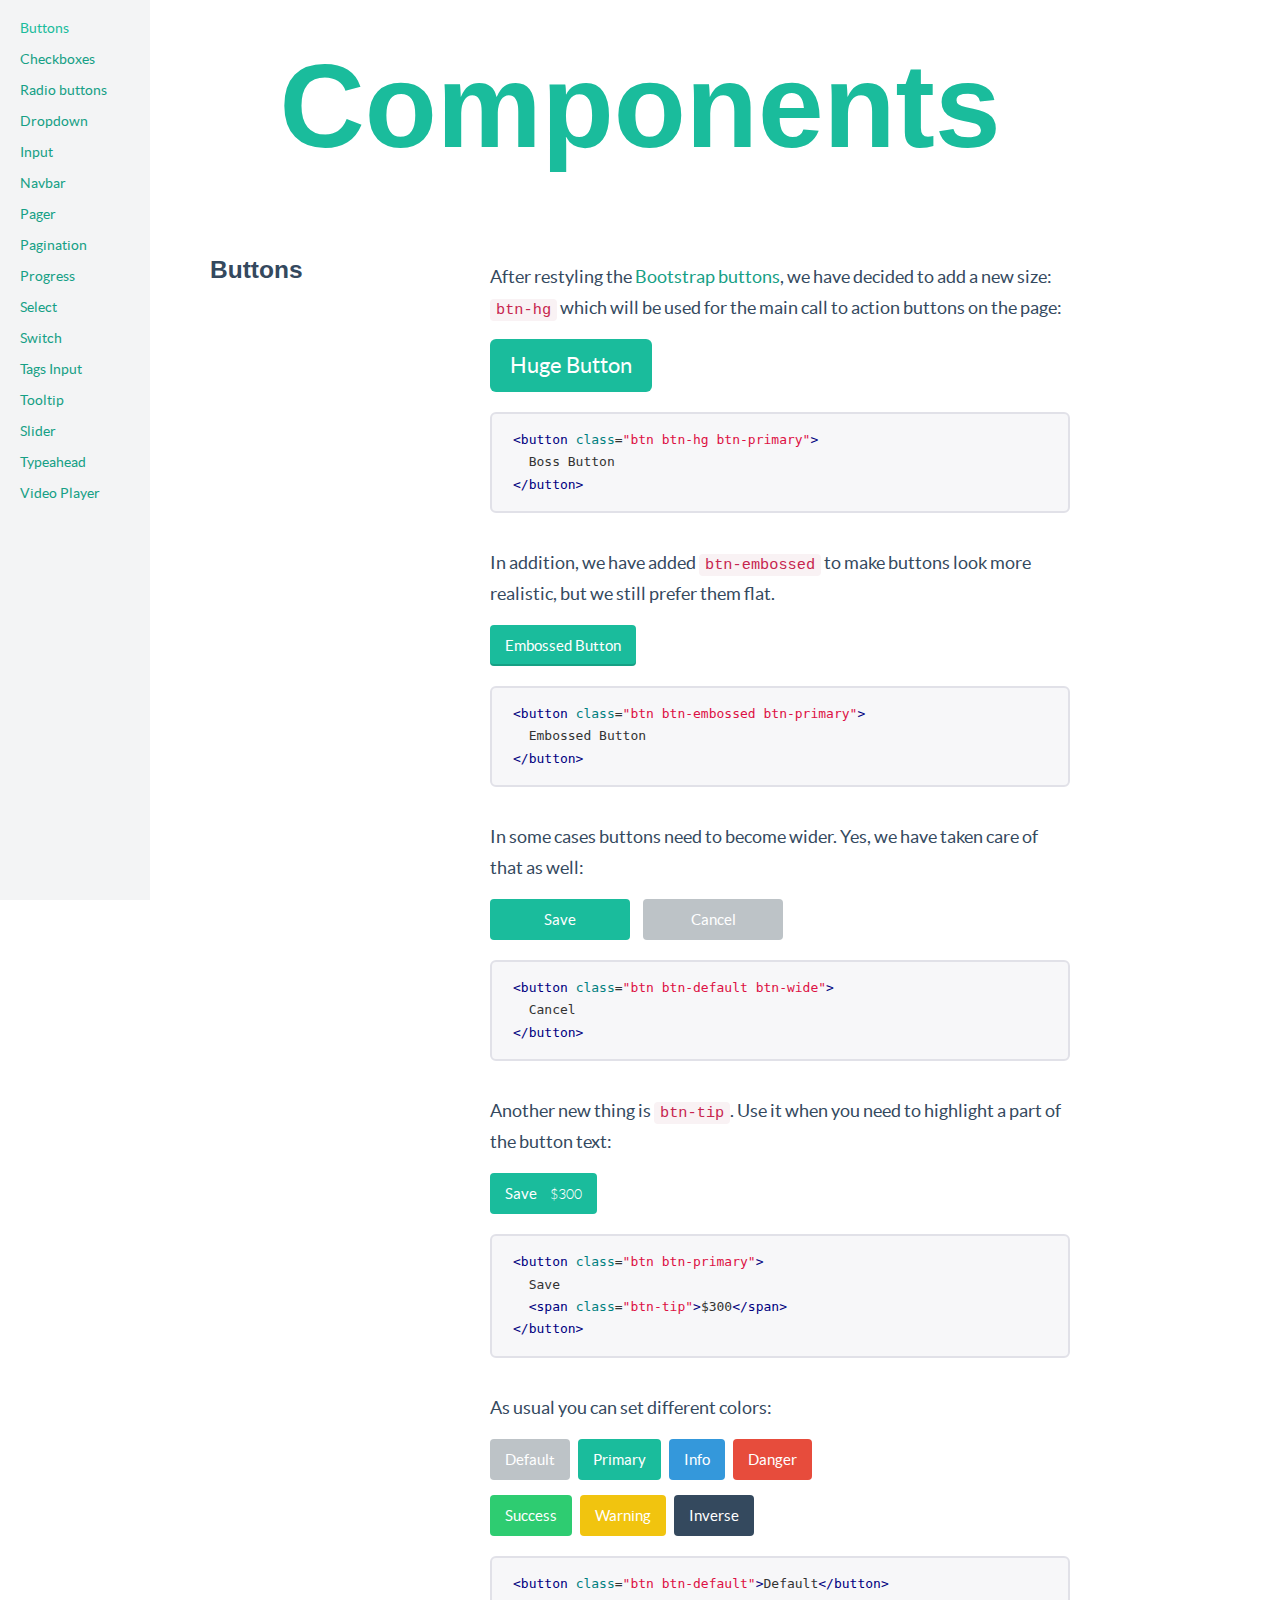
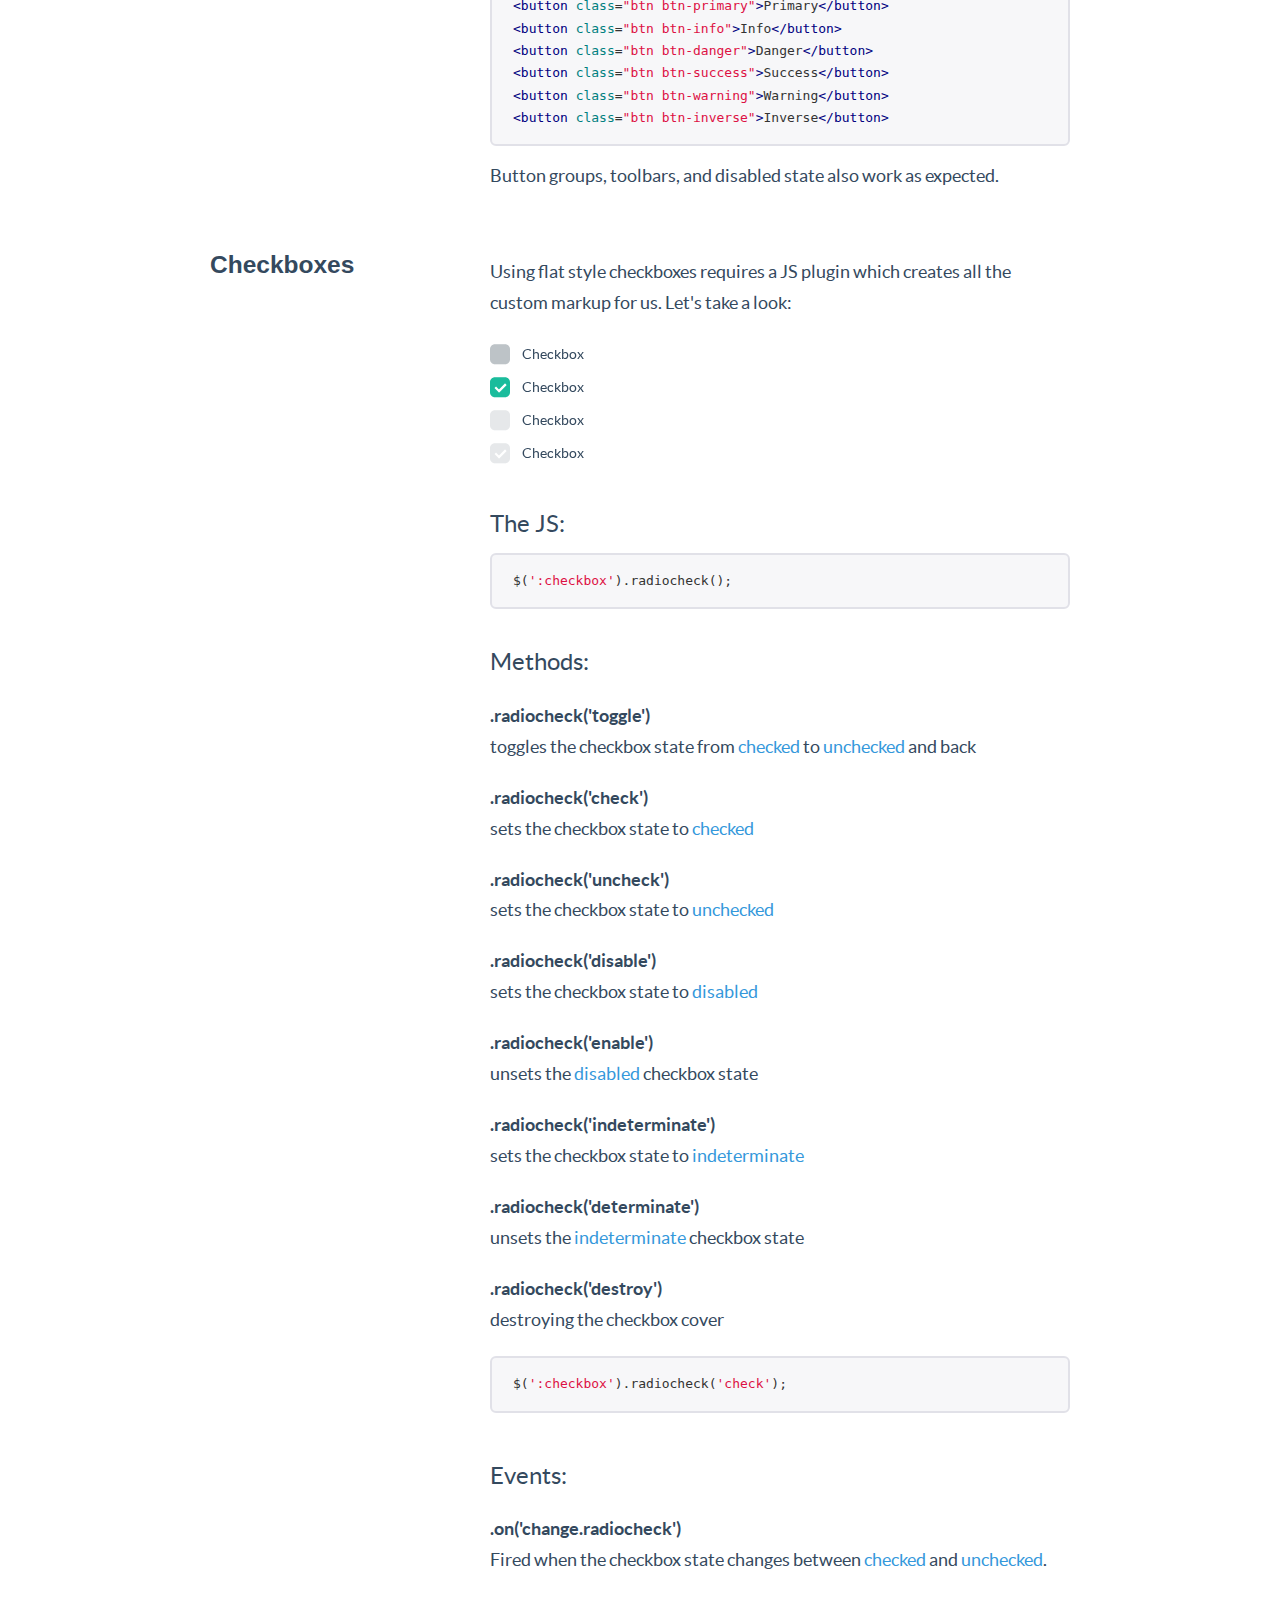
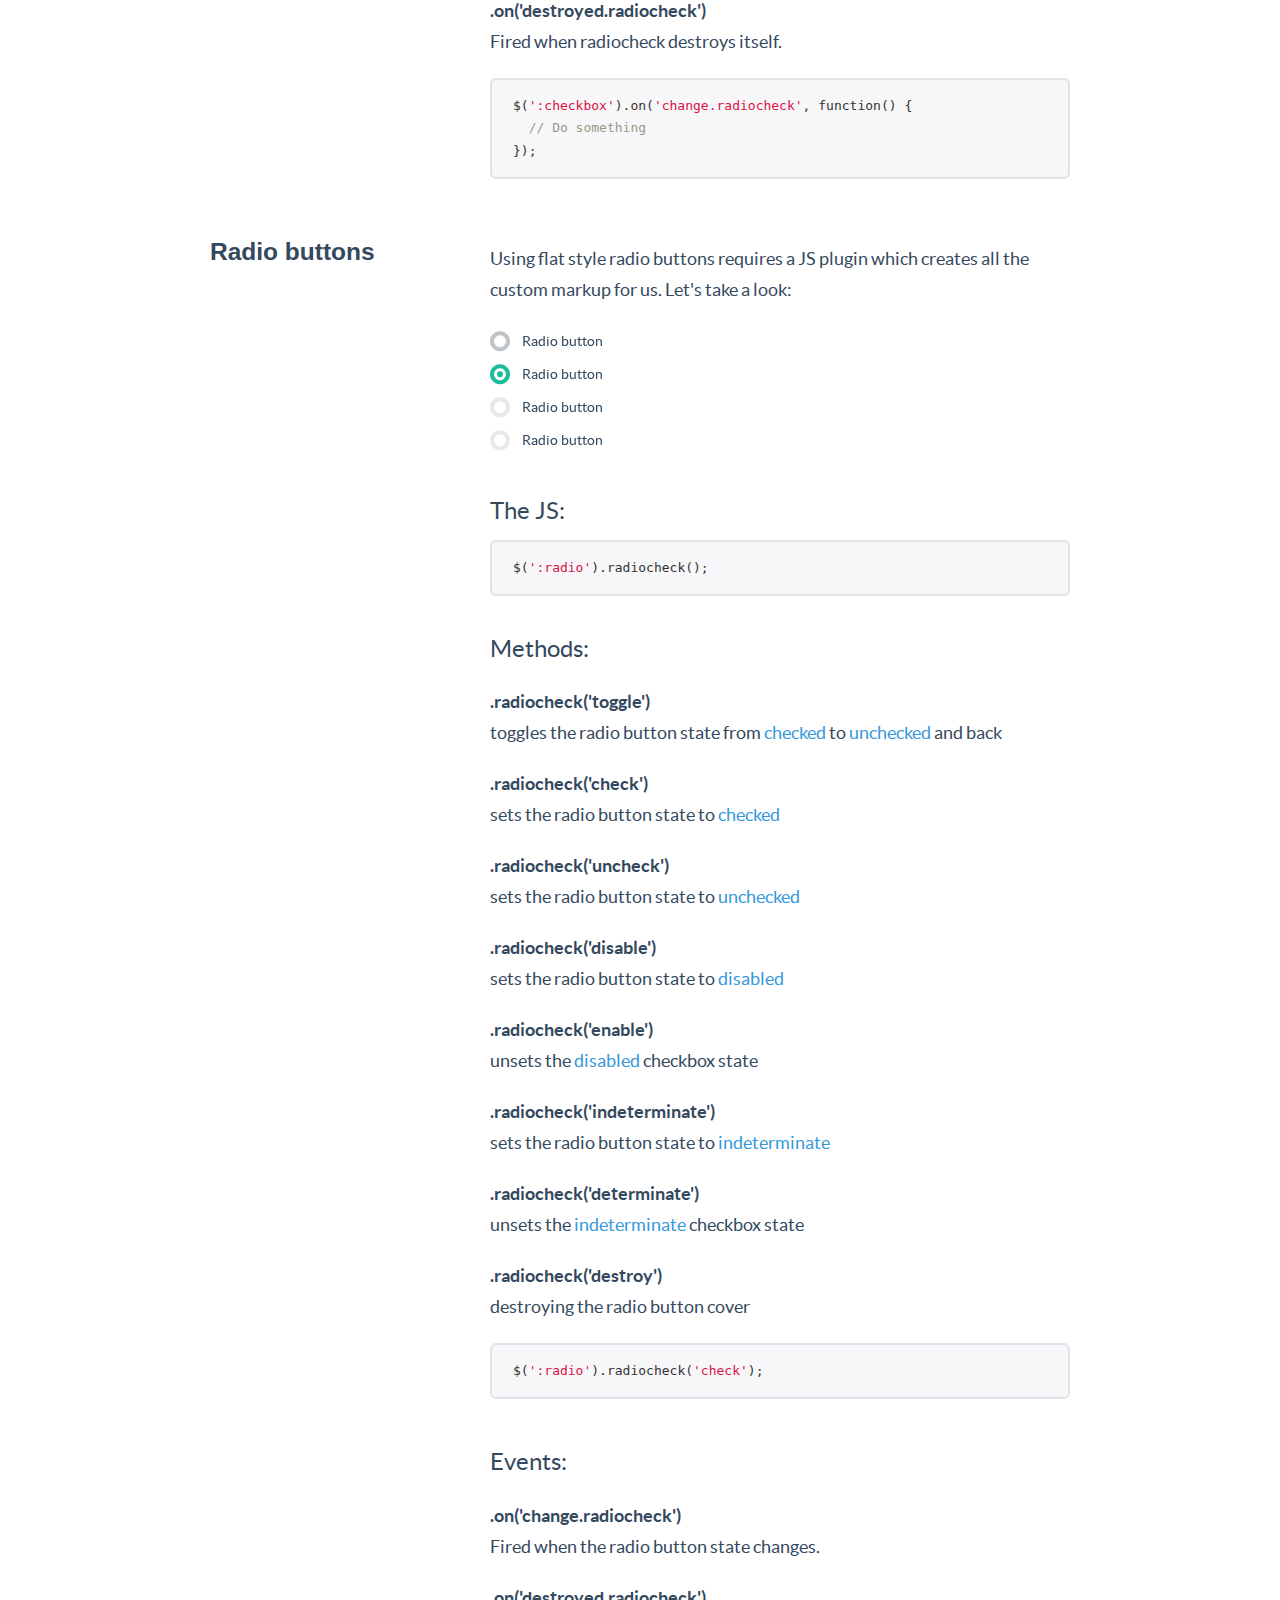
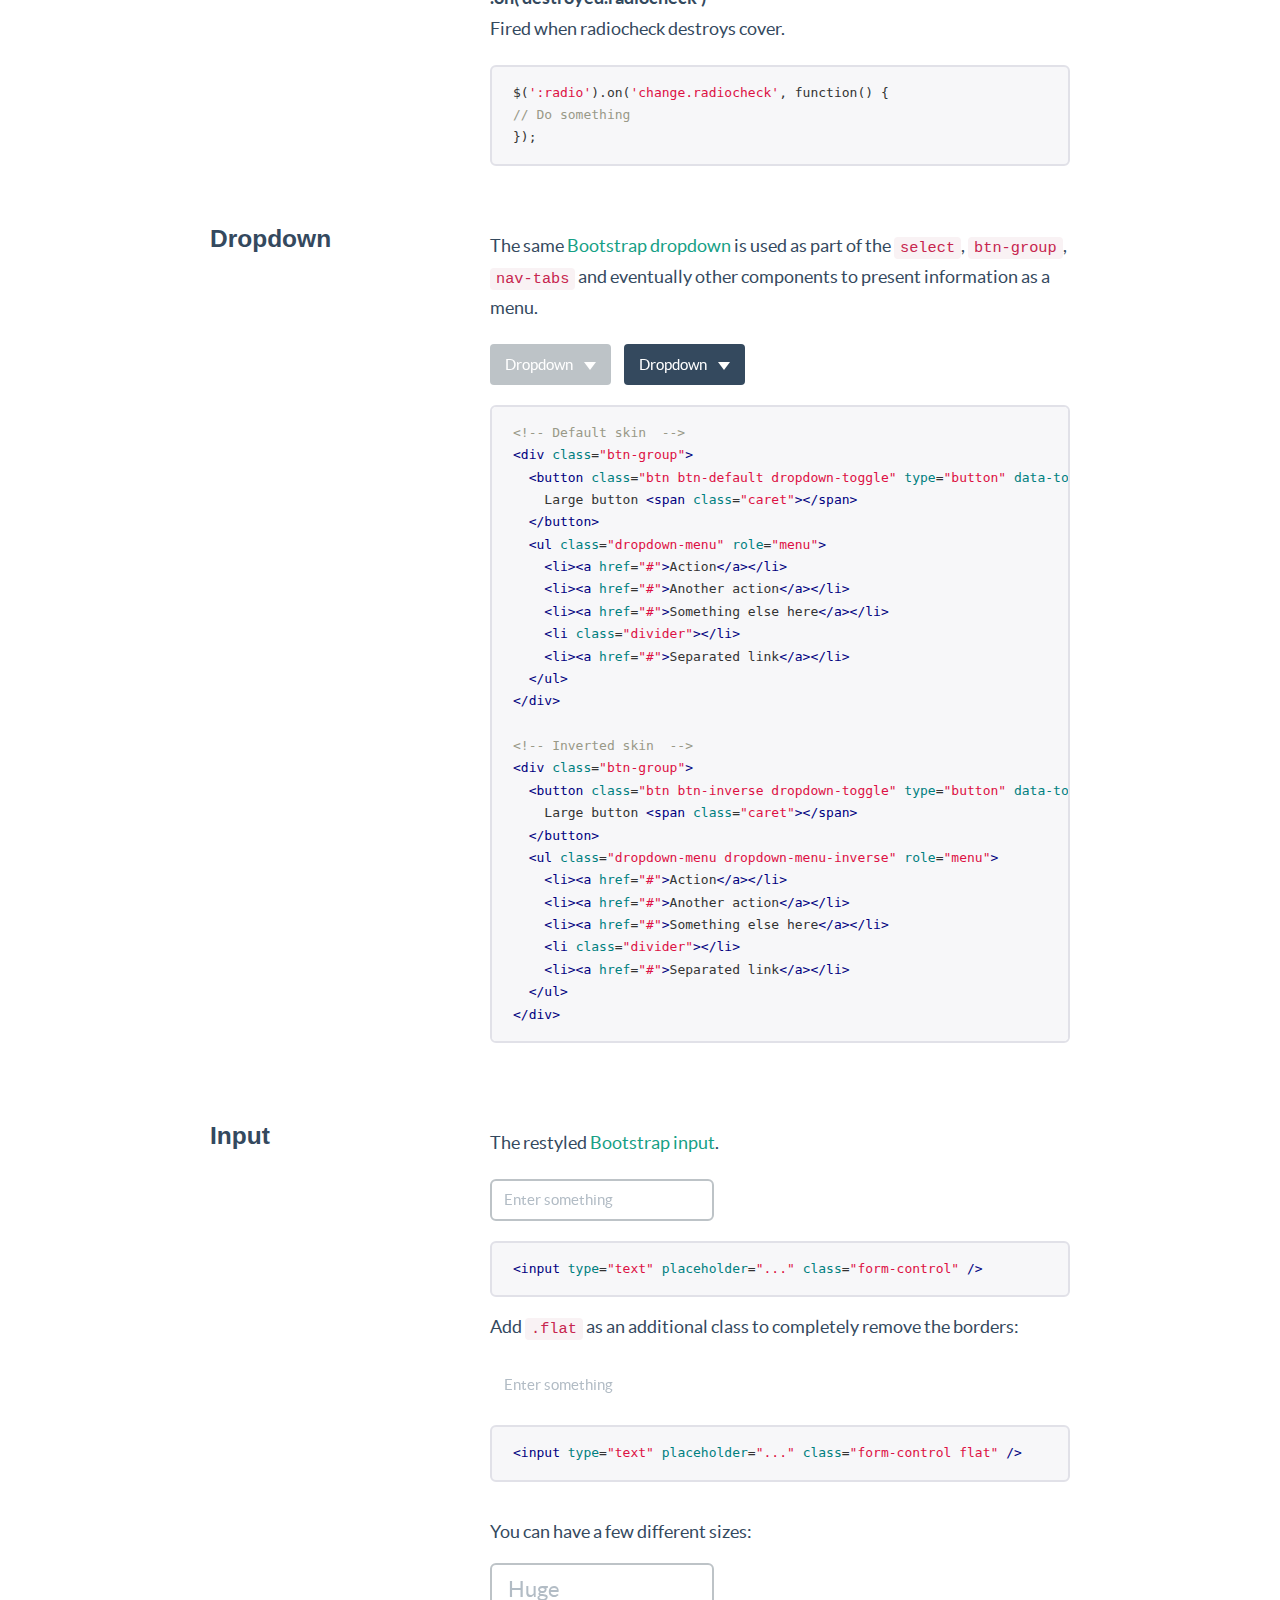
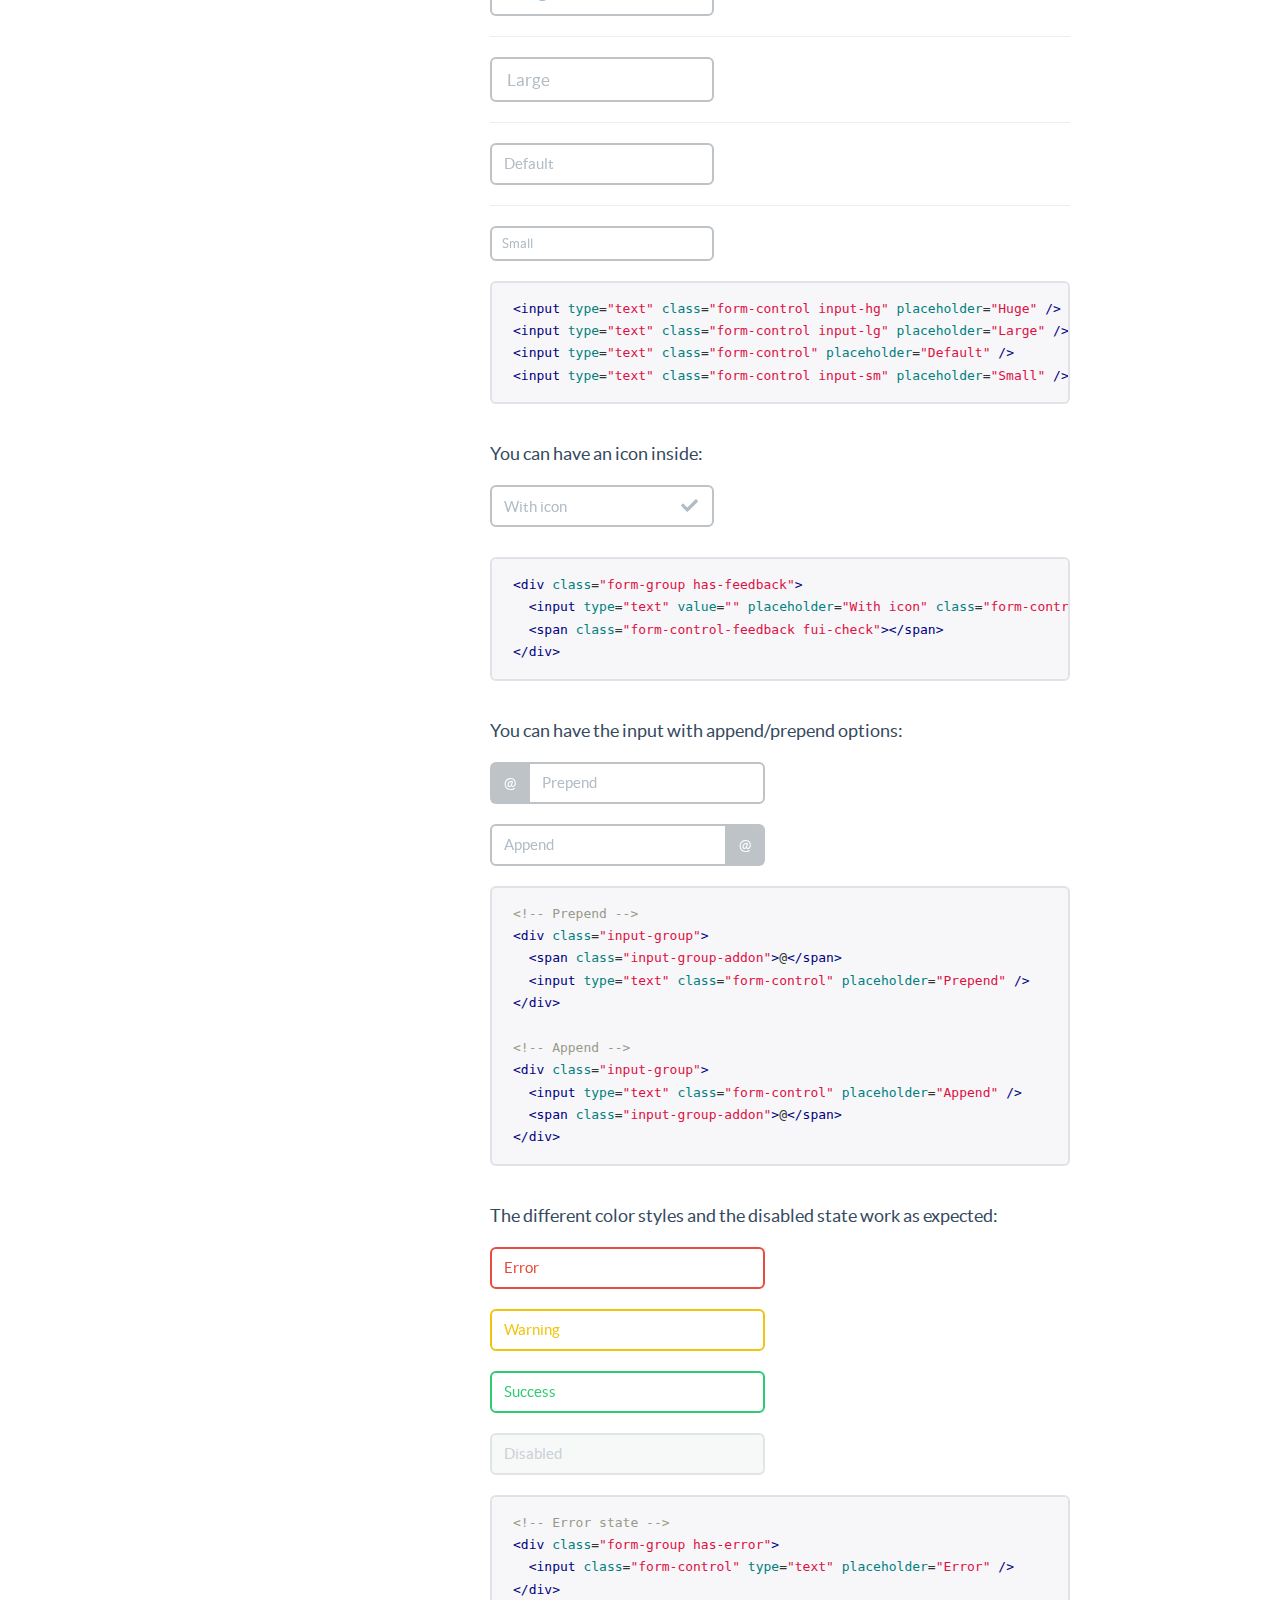
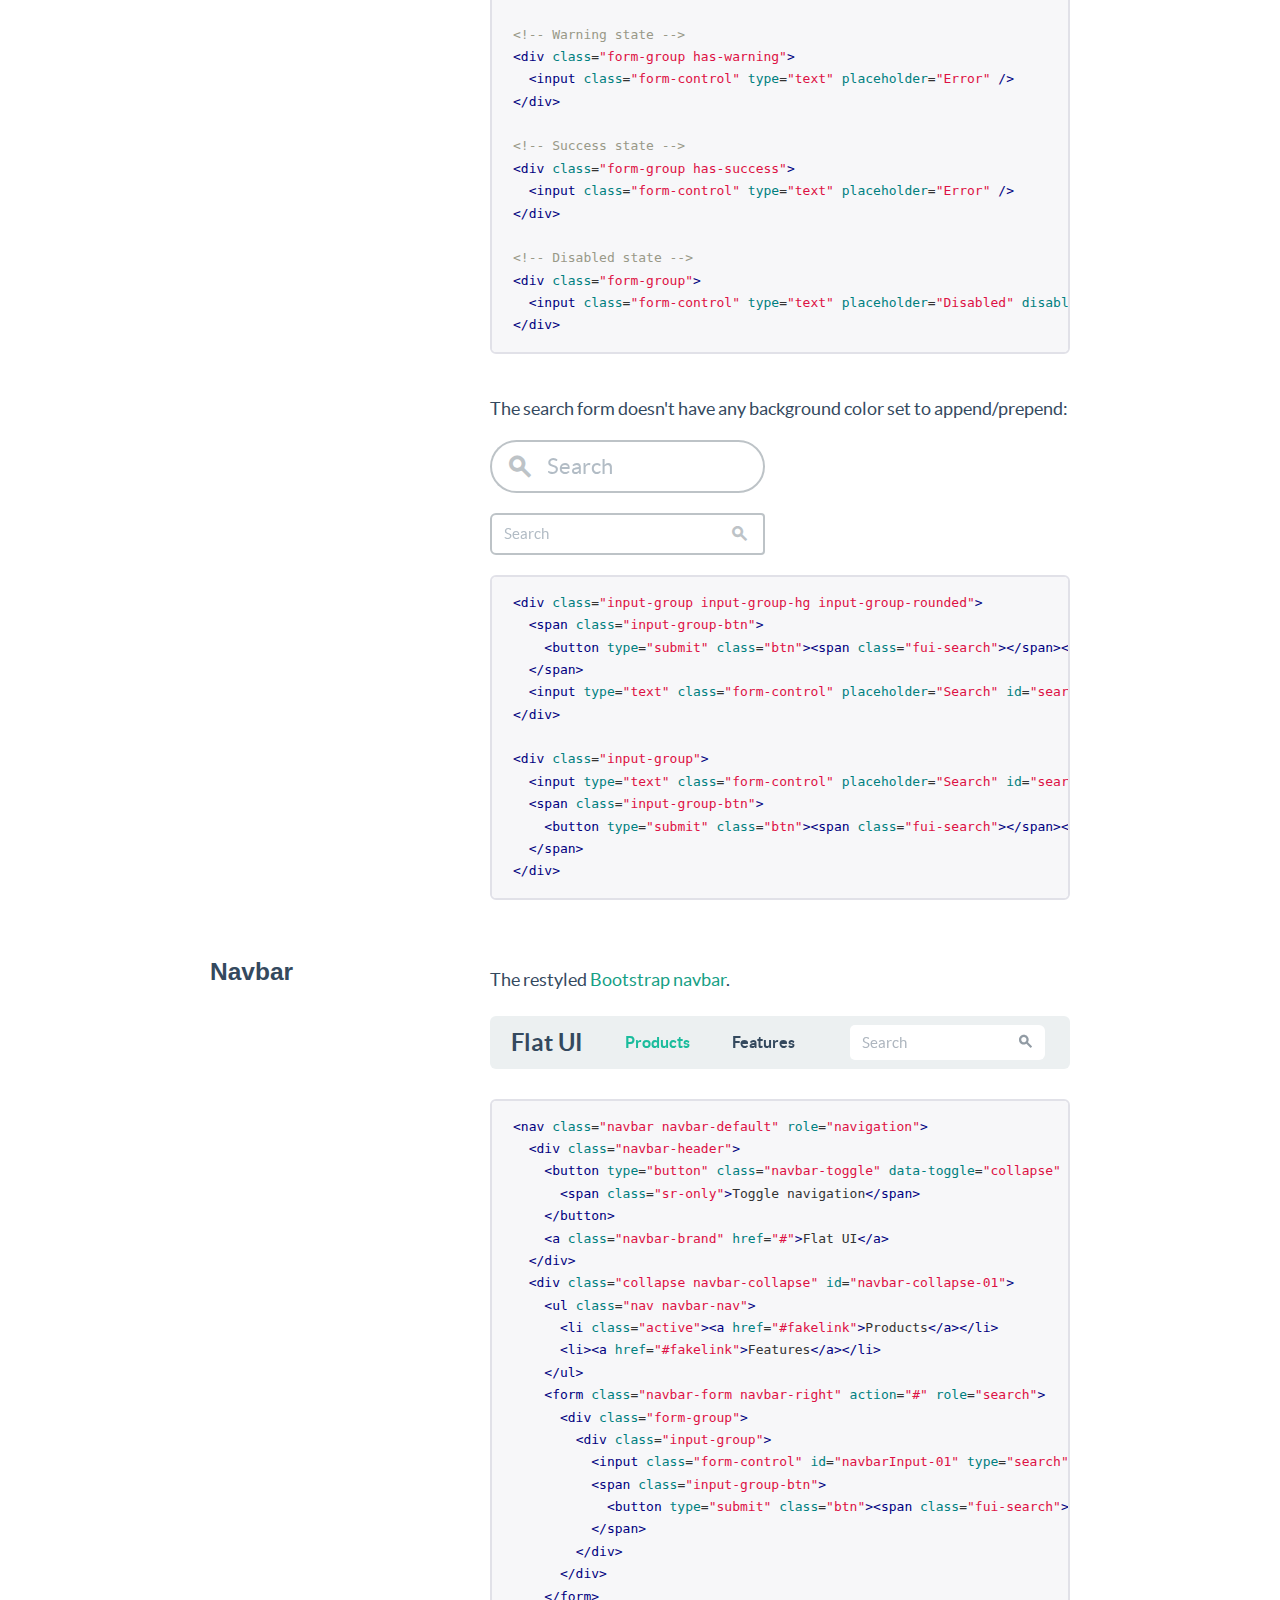
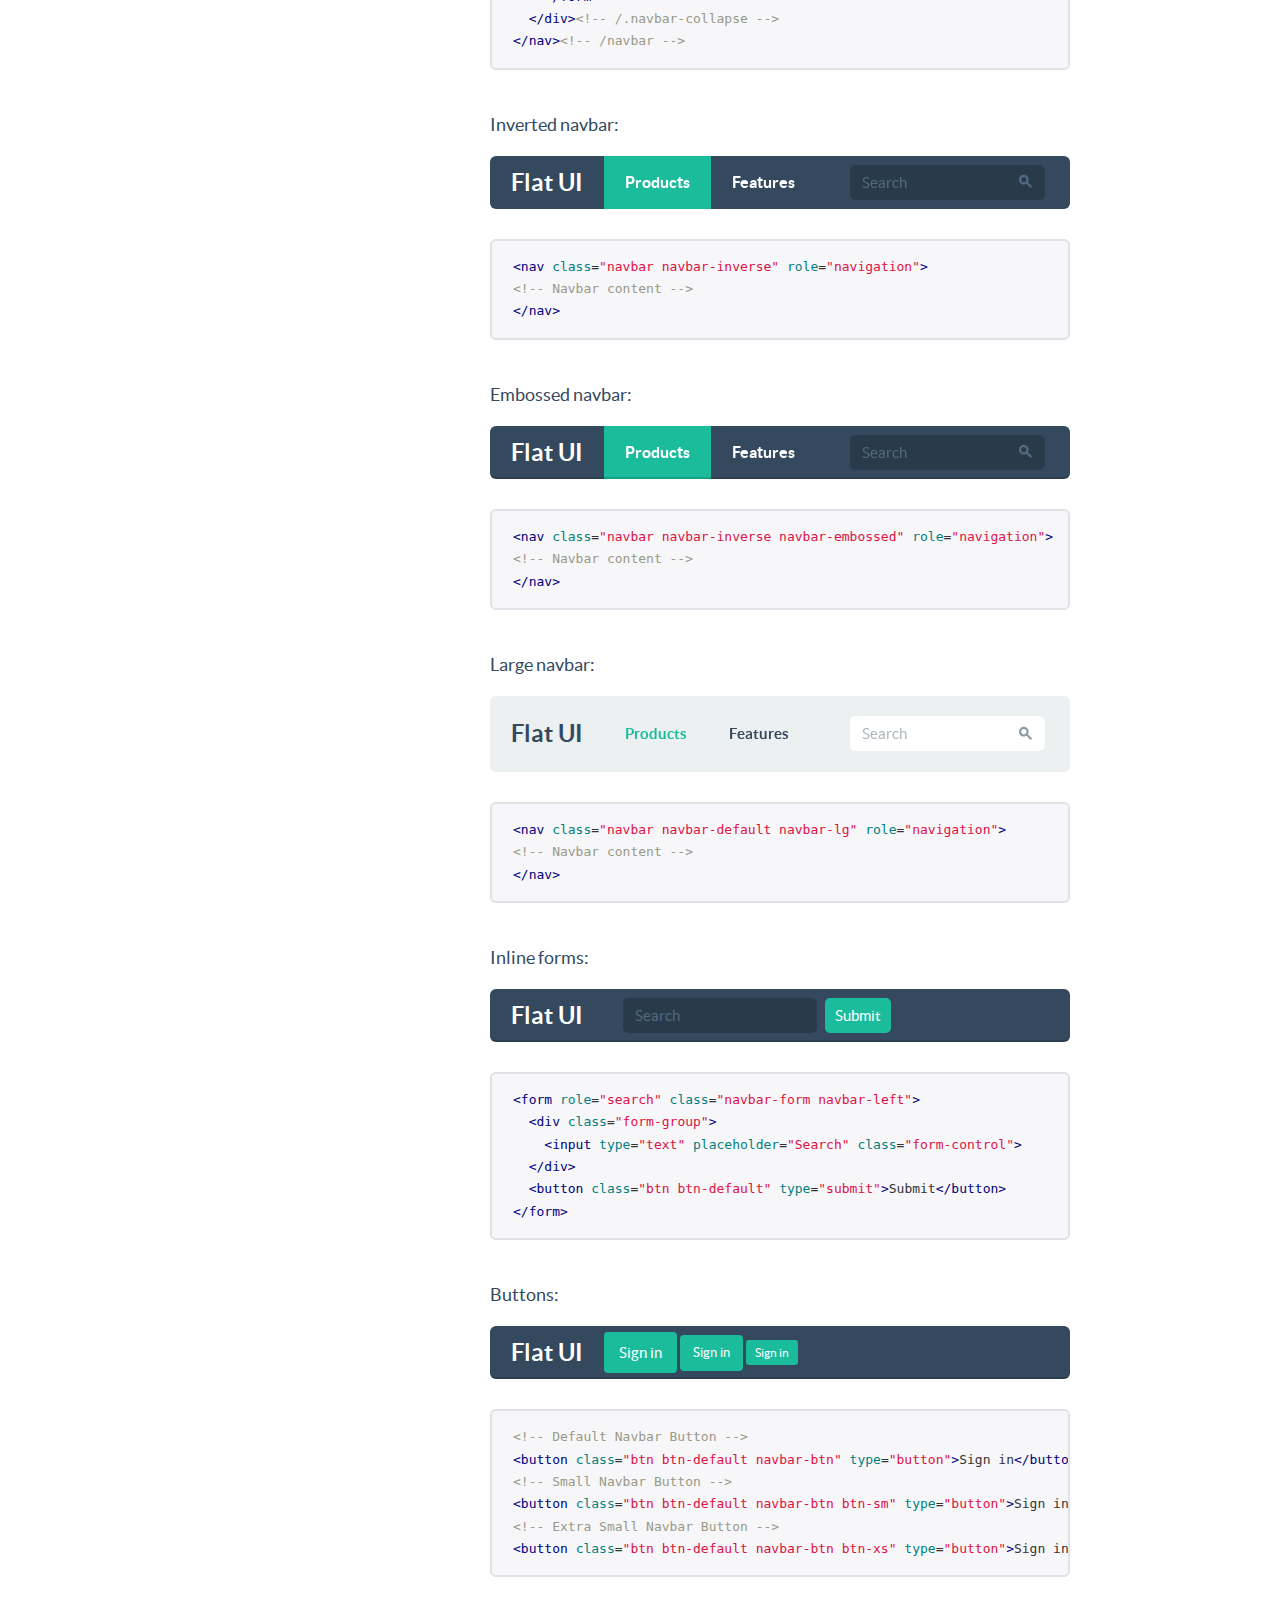
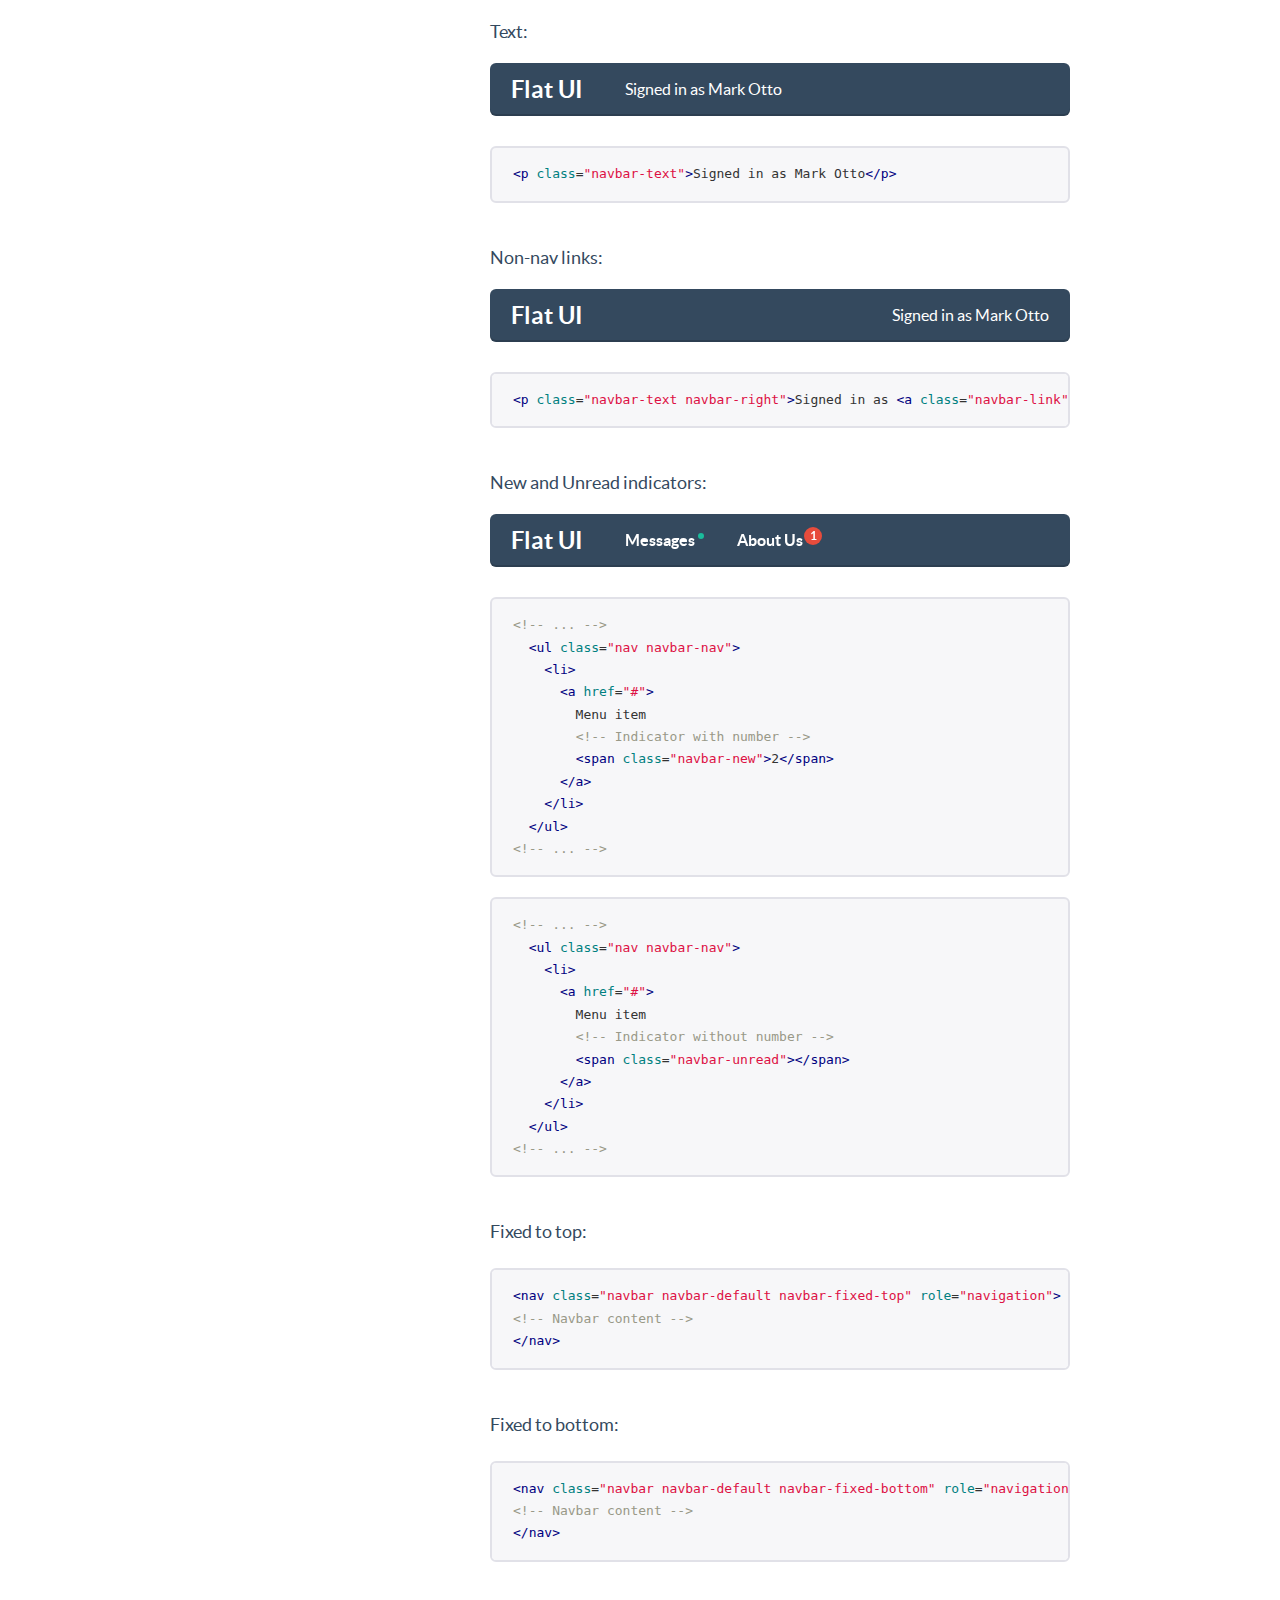
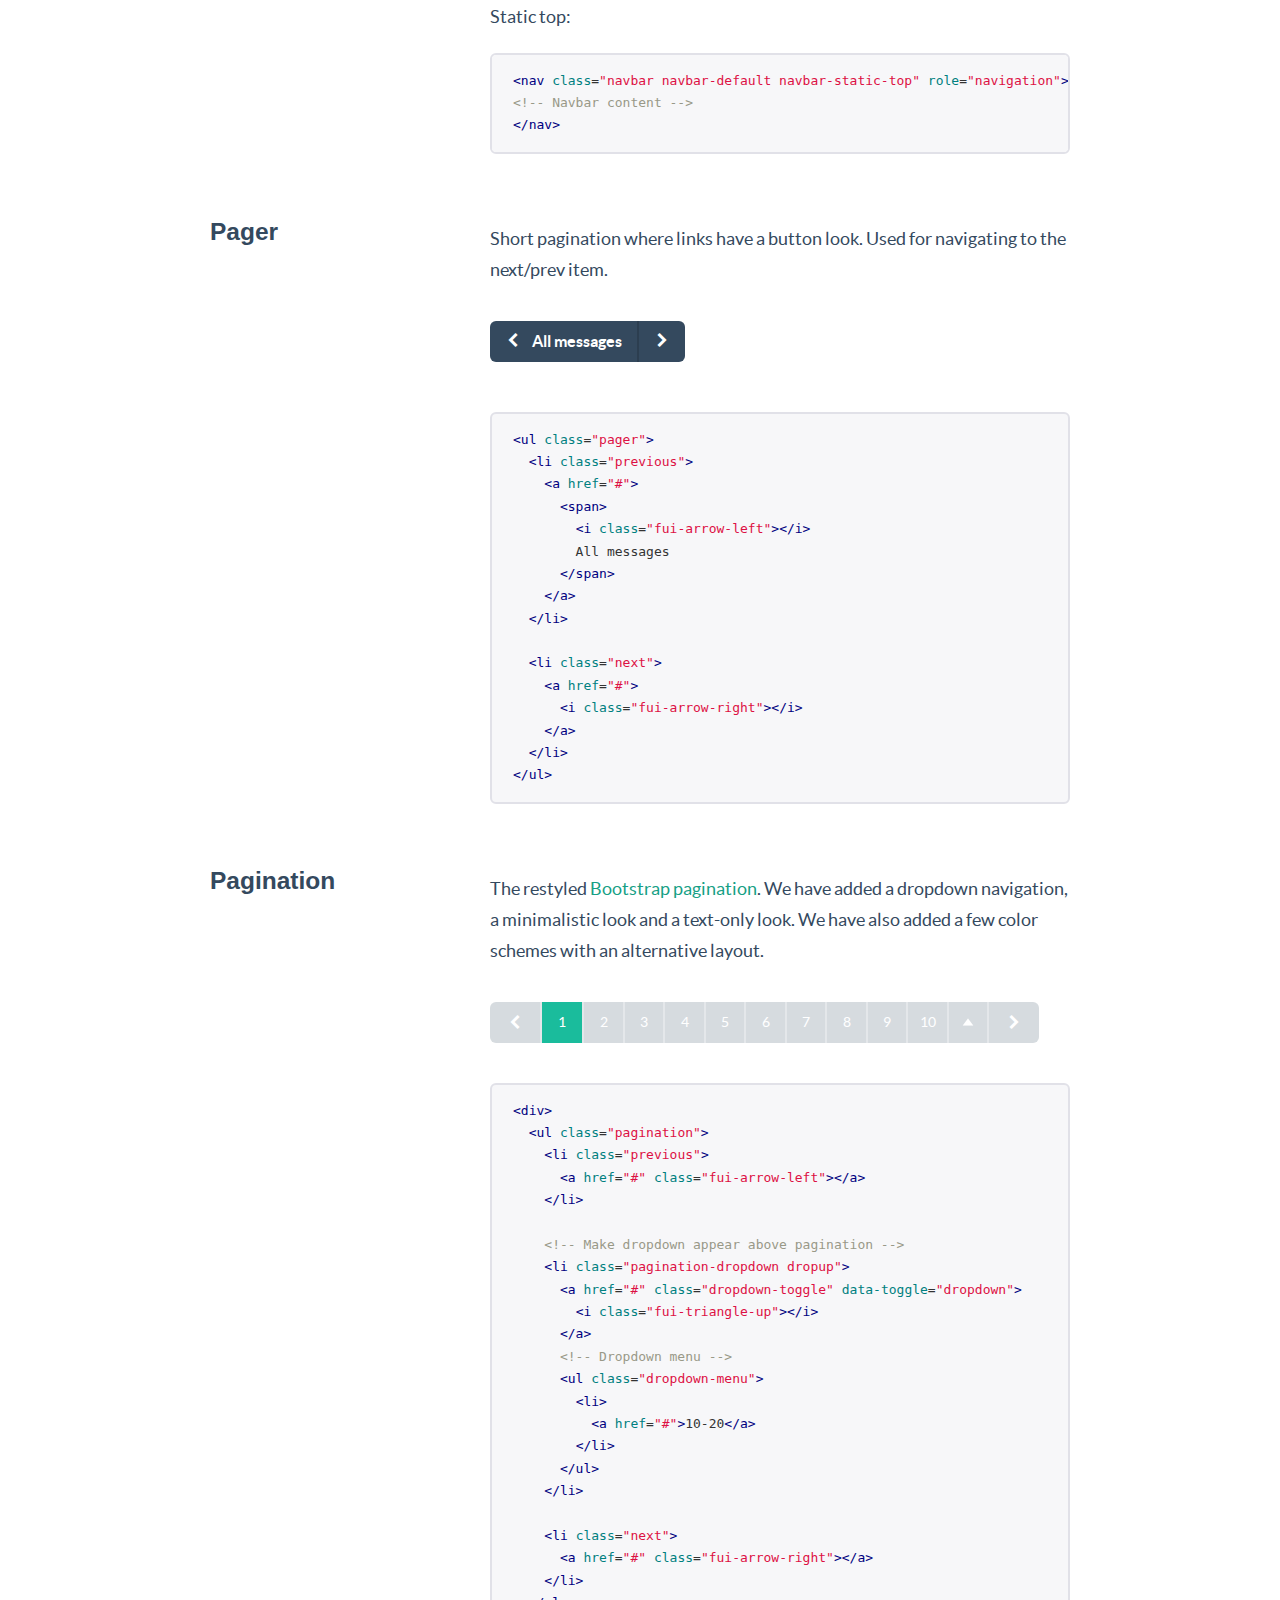
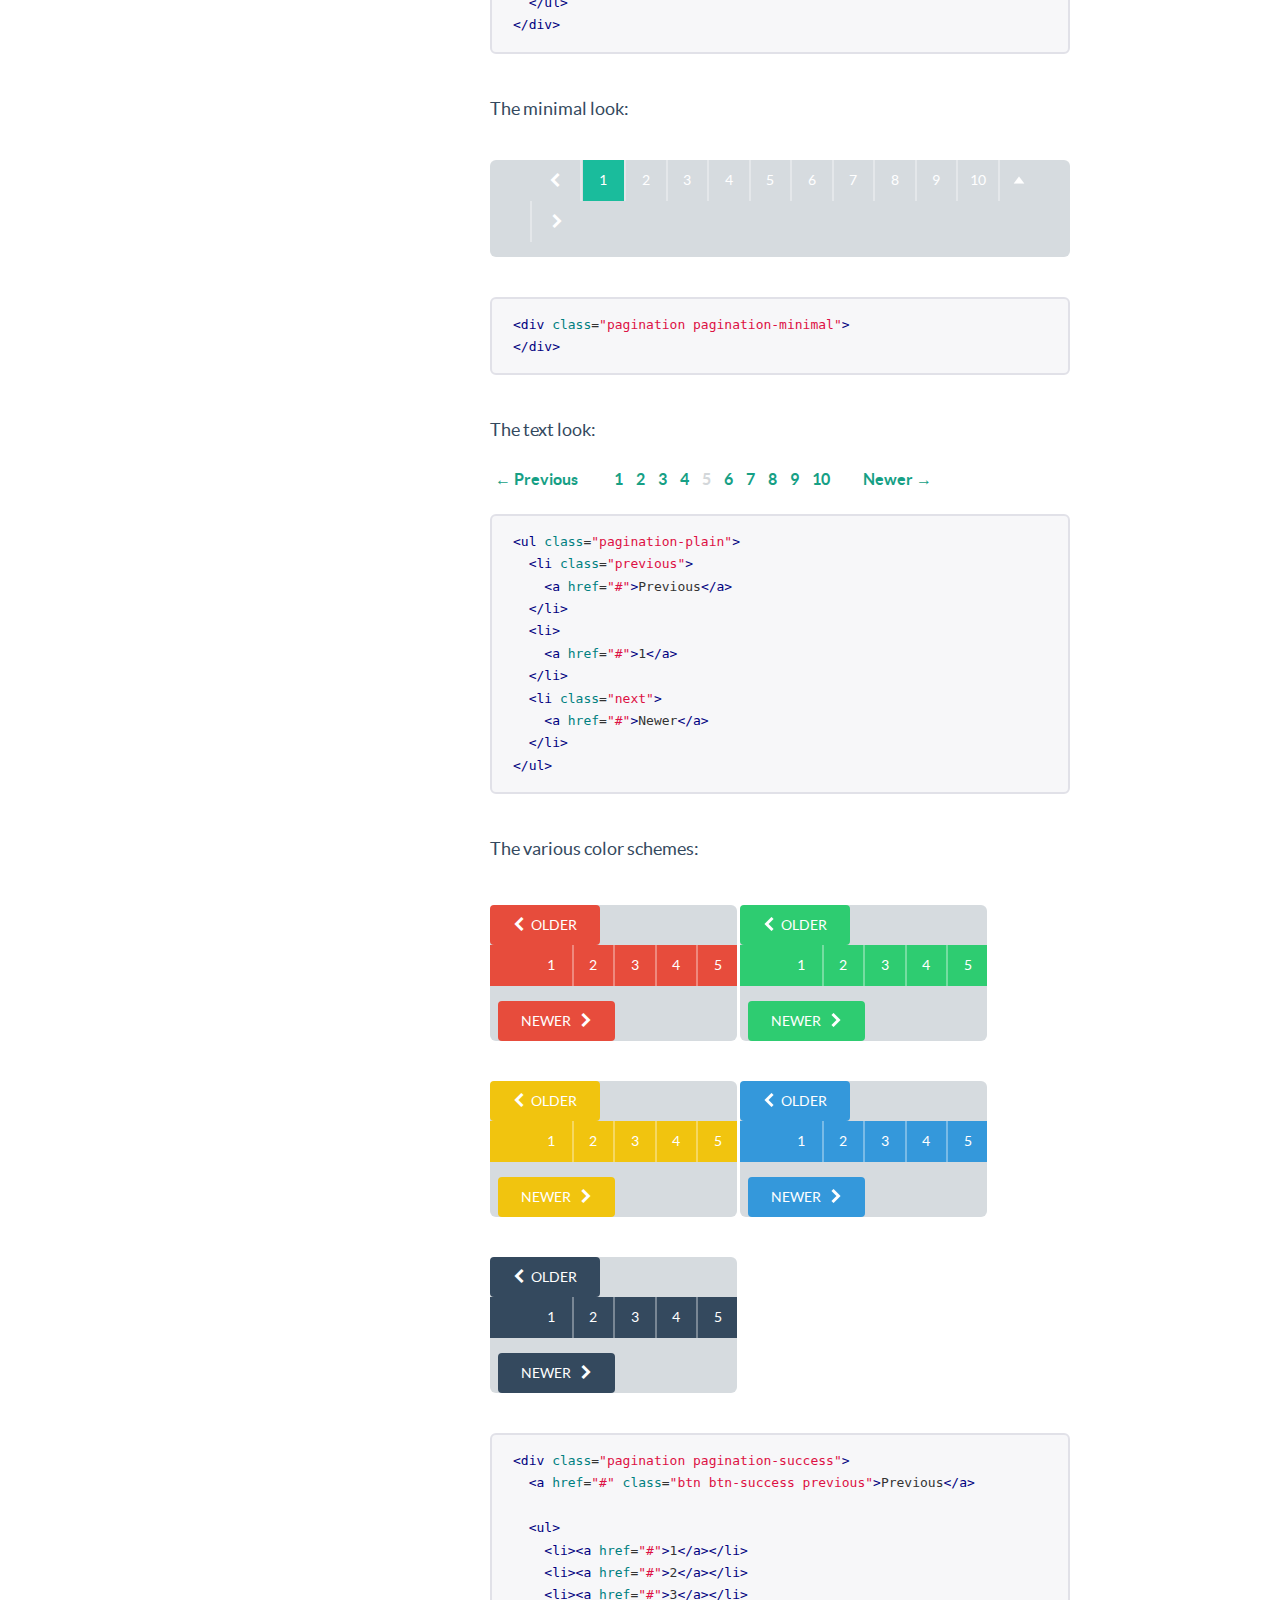
<file: Flat-UI-Maps/Flat-UI-master/docs/components.html>
<!DOCTYPE html>
<html lang="en">
  <head>
    <meta charset="utf-8">
    <title>Components &middot; Flat UI Free</title>
    <meta name="viewport" content="width=device-width, initial-scale=1.0">

    <!-- Loading Bootstrap -->
    <link href="../dist/css/vendor/bootstrap/css/bootstrap.min.css" rel="stylesheet">

    <!-- Loading Flat UI -->
    <link href="../dist/css/flat-ui.min.css" rel="stylesheet">
    <link href="assets/css/docs.css" rel="stylesheet">

    <link rel="shortcut icon" href="../img/favicon.ico">

    <!-- HTML5 shim, for IE6-8 support of HTML5 elements. All other JS at the end of file. -->
    <!--[if lt IE 9]>
      <script src="../dist/js/vendor/html5shiv.js"></script>
      <script src="../dist/js/vendor/respond.min.js"></script>
    <![endif]-->
  </head>
  <body>
    <ul class="demo-sidebar hide-on-tablets">
      <li><a href="#fui-button">Buttons</a></li>
      <li><a href="#fui-checkbox">Checkboxes</a></li>
      <li><a href="#fui-radio">Radio buttons</a></li>
      <li><a href="#fui-dropdown">Dropdown</a></li>
      <li><a href="#fui-input">Input</a></li>
      <li><a href="#fui-navbar">Navbar</a></li>
      <li><a href="#fui-pager">Pager</a></li>
      <li><a href="#fui-pagination">Pagination</a></li>
      <li><a href="#fui-progress">Progress</a></li>
      <li><a href="#fui-select">Select</a></li>
      <li><a href="#fui-switch">Switch</a></li>
      <li><a href="#fui-tagsinput">Tags Input</a></li>
      <li><a href="#fui-tooltip">Tooltip</a></li>
      <li><a href="#fui-slider">Slider</a></li>
      <li><a href="#fui-typeahead">Typeahead</a></li>
      <li><a href="#fui-videoplayer">Video Player</a></li>
    </ul> <!-- /nav -->

		<h1 class="demo-headline">Components</h1>
    <div class="container">
    	<div id="fui-button"></div>

      <div class="demo-row">
        <div class="demo-title">
          <h3>Buttons</h3>
        </div>

        <div class="demo-content">
          <p>
            After restyling the <a href="http://getbootstrap.com/css/#buttons">Bootstrap buttons</a>, we have decided to add a new size: <code>btn-hg</code> which will be used for the main call to action buttons on the page:
          </p>
          <p class="mbl">
            <button class="btn btn-hg btn-primary">Huge Button</button>
          </p>
<pre class="prettyprint">
&lt;button class="btn btn-hg btn-primary"&gt;
  Boss Button
&lt;/button&gt;
</pre>

          <p class="ptl">
            In addition, we have added <code>btn-embossed</code> to make buttons look more realistic, but we still prefer them flat.
          </p>
          <p class="mbl">
            <button class="btn btn-embossed btn-primary">Embossed Button</button>
          </p>
<pre class="prettyprint">
&lt;button class="btn btn-embossed btn-primary"&gt;
  Embossed Button
&lt;/button&gt;
</pre>

          <p class="ptl">
            In some cases buttons need to become wider. Yes, we have taken care of that as well:
          </p>
          <p class="mbl">
            <button class="btn btn-wide btn-primary mrm">Save</button>
            <button class="btn btn-wide btn-default">Cancel</button>
          </p>
<pre class="prettyprint">
&lt;button class="btn btn-default btn-wide"&gt;
  Cancel
&lt;/button&gt;
</pre>

          <p class="ptl">
            Another new thing is <code>btn-tip</code>. Use it when you need to highlight a part of the button text:
          </p>
          <p class="mbl">
            <button class="btn btn-primary">
              Save
              <span class="btn-tip">$300</span>
            </button>
          </p>
<pre class="prettyprint">
&lt;button class="btn btn-primary"&gt;
  Save
  &lt;span class="btn-tip"&gt;$300&lt;/span&gt;
&lt;/button&gt;
</pre>

          <p class="ptl">
            As usual you can set different colors:
          </p>
          <p>
	          <button class="btn btn-default mrs">Default</button>
            <button class="btn btn-primary mrs">Primary</button>
            <button class="btn btn-info mrs">Info</button>
            <button class="btn btn-danger mrs">Danger</button>
          </p>
          <p class="mbl">
            <button class="btn btn-success mrs">Success</button>
            <button class="btn btn-warning mrs">Warning</button>
            <button class="btn btn-inverse mrs">Inverse</button>
          </p>
<pre class="prettyprint">
&lt;button class="btn btn-default"&gt;Default&lt;/button&gt;
&lt;button class="btn btn-primary"&gt;Primary&lt;/button&gt;
&lt;button class="btn btn-info"&gt;Info&lt;/button&gt;
&lt;button class="btn btn-danger"&gt;Danger&lt;/button&gt;
&lt;button class="btn btn-success"&gt;Success&lt;/button&gt;
&lt;button class="btn btn-warning"&gt;Warning&lt;/button&gt;
&lt;button class="btn btn-inverse"&gt;Inverse&lt;/button&gt;
</pre>

          <p>
            Button groups, toolbars, and disabled state also work as expected.
          </p>

          <div id="fui-checkbox"></div>
        </div>
      </div><!-- /.demo-row -->


      <div class="demo-row">
        <div class="demo-title">
          <h3>Checkboxes</h3>
        </div>

        <div class="demo-content">
          <p>
            Using flat style checkboxes requires a JS plugin which creates all the custom markup for us. Let's take a look:
          </p>
          <form action="#">
            <div class="row">
              <div class="col-md-6">
                <label class="checkbox" for="checkbox1">
                  <input type="checkbox" value="" id="checkbox1" data-toggle="checkbox">
                  Checkbox
                </label>
                <label class="checkbox" for="checkbox2">
                  <input type="checkbox" value="" id="checkbox2" checked="checked" data-toggle="checkbox">
                  Checkbox
                </label>
                <label class="checkbox" for="checkbox3">
                  <input type="checkbox" value="" id="checkbox3" data-toggle="checkbox" disabled="">
                  Checkbox
                </label>
                <label class="checkbox" for="checkbox4">
                  <input type="checkbox" value="" id="checkbox4" checked="checked" data-toggle="checkbox" disabled="">
                  Checkbox
                </label>
              </div>
            </div>
          </form>

          <h6 class="ptl">The JS:</h6>
<pre class="prettyprint">
$(':checkbox').radiocheck();
</pre>

          <div class="pvm">
            <h6>Methods:</h6>
          </div>
          <p class="mbl">
            <strong>.radiocheck('toggle')</strong>
            <br/>
            toggles the checkbox state from <span class="text-info">checked</span>
            to <span class="text-info">unchecked</span> and back
          </p>
          <p class="mbl">
            <strong>.radiocheck('check')</strong>
            <br/>
            sets the checkbox state to <span class="text-info">checked</span>
          </p>
          <p class="mbl">
            <strong>.radiocheck('uncheck')</strong>
            <br/>
            sets the checkbox state to <span class="text-info">unchecked</span>
          </p>
          <p class="mbl">
            <strong>.radiocheck('disable')</strong>
            <br/>
            sets the checkbox state to <span class="text-info">disabled</span>
          </p>
          <p class="mbl">
            <strong>.radiocheck('enable')</strong>
            <br/>
            unsets the <span class="text-info">disabled</span> checkbox state
          </p>
          <p class="mbl">
            <strong>.radiocheck('indeterminate')</strong>
            <br/>
            sets the checkbox state to <span class="text-info">indeterminate</span>
          </p>
          <p class="mbl">
            <strong>.radiocheck('determinate')</strong>
            <br/>
            unsets the <span class="text-info">indeterminate</span> checkbox state
          </p>
          <p class="mbl">
            <strong>.radiocheck('destroy')</strong>
            <br/>
            destroying the checkbox cover
          </p>
<pre class="prettyprint">
$(':checkbox').radiocheck('check');
</pre>

          <div class="pbm ptl">
            <h6>Events:</h6>
          </div>
          <p class="mbl">
            <strong>.on('change.radiocheck')</strong>
            <br/>
            Fired when the checkbox state changes between
            <span class="text-info">checked</span> and
            <span class="text-info">unchecked</span>.
          </p>
          <p class="mbl">
            <strong>.on('destroyed.radiocheck')</strong>
            <br/>
            Fired when radiocheck destroys itself.
          </p>
<pre class="prettyprint">
$(':checkbox').on('change.radiocheck', function() {
  // Do something
});
</pre>
          <div id="fui-radio"></div>
        </div> <!-- /.demo-content -->
      </div> <!-- /.demo-row -->


      <div class="demo-row">
        <div class="demo-title">
          <h3>Radio buttons</h3>
        </div>

        <div class="demo-content">
          <p>
            Using flat style radio buttons requires a JS plugin which creates all the custom markup for us. Let's take a look:
          </p>
          <form action="#">
            <div class="row">
              <div class="col-md-6">
                <label class="radio" for="radio1">
                  <input type="radio" name="optionsRadios1" value="" id="radio1" data-toggle="radio">
                  Radio button
                </label>
                <label class="radio" for="radio2">
                  <input type="radio" name="optionsRadios1" value="" id="radio2" data-toggle="radio" checked="checked" >
                  Radio button
                </label>
                <label class="radio" for="radio3">
                  <input type="radio" name="optionsRadios1" value="" id="radio3" data-toggle="radio" disabled="">
                  Radio button
                </label>
                <label class="radio" for="radio4">
                  <input type="radio" name="optionsRadios1" value="" id="radio4" data-toggle="radio" disabled="">
                  Radio button
                </label>
              </div>
            </div>
          </form>

          <h6 class="ptl">The JS:</h6>
<pre class="prettyprint">
$(':radio').radiocheck();
</pre>

          <div class="pvm">
            <h6>Methods:</h6>
          </div>
          <p class="mbl">
            <strong>.radiocheck('toggle')</strong>
            <br/>
            toggles the radio button state from <span class="text-info">checked</span>
            to <span class="text-info">unchecked</span> and back
          </p>
          <p class="mbl">
            <strong>.radiocheck('check')</strong>
            <br/>
            sets the radio button state to <span class="text-info">checked</span>
          </p>
          <p class="mbl">
            <strong>.radiocheck('uncheck')</strong>
            <br/>
            sets the radio button state to <span class="text-info">unchecked</span>
          </p>
          <p class="mbl">
            <strong>.radiocheck('disable')</strong>
            <br/>
            sets the radio button state to <span class="text-info">disabled</span>
          </p>
          <p class="mbl">
            <strong>.radiocheck('enable')</strong>
            <br/>
            unsets the <span class="text-info">disabled</span> checkbox state
          </p>
          <p class="mbl">
            <strong>.radiocheck('indeterminate')</strong>
            <br/>
            sets the radio button state to <span class="text-info">indeterminate</span>
          </p>
          <p class="mbl">
            <strong>.radiocheck('determinate')</strong>
            <br/>
            unsets the <span class="text-info">indeterminate</span> checkbox state
          </p>
          <p class="mbl">
            <strong>.radiocheck('destroy')</strong>
            <br/>
            destroying the radio button cover
          </p>
<pre class="prettyprint">
$(':radio').radiocheck('check');
</pre>

          <div class="pbm ptl">
            <h6>Events:</h6>
          </div>
          <p class="mbl">
            <strong>.on('change.radiocheck')</strong>
            <br/>
            Fired when the radio button state changes.
          </p>
          <p class="mbl">
            <strong>.on('destroyed.radiocheck')</strong>
            <br/>
            Fired when radiocheck destroys cover.
          </p>
<pre class="prettyprint">
$(':radio').on('change.radiocheck', function() {
// Do something
});
</pre>

          <div id="fui-dropdown"></div>
        </div> <!-- /.demo-content -->
      </div> <!-- /.demo-row -->
    </div><!-- /.container -->



    <div class="container">
      <div class="demo-row">
        <div class="demo-title">
          <h3>Dropdown</h3>
        </div>

        <div class="demo-content">
          <p class="mbl">
            The same <a href="http://getbootstrap.com/components/#dropdowns">Bootstrap dropdown</a> is used as part of the <code>select</code>, <code>btn-group</code>, <code>nav-tabs</code> and eventually other components to present information as a menu.
          </p>

          <div class="btn-group mrm">
            <button class="btn btn-default dropdown-toggle" type="button" data-toggle="dropdown">
              Dropdown <span class="caret"></span>
            </button>
            <ul class="dropdown-menu" role="menu">
              <li><a href="#">Action</a></li>
              <li><a href="#">Another action</a></li>
              <li><a href="#">Something else here</a></li>
              <li class="divider"></li>
              <li><a href="#">Separated link</a></li>
            </ul>
          </div>

          <div class="btn-group">
            <button class="btn btn-inverse dropdown-toggle" type="button" data-toggle="dropdown">
              Dropdown <span class="caret"></span>
            </button>
            <ul class="dropdown-menu dropdown-menu-inverse" role="menu">
              <li><a href="#">Action</a></li>
              <li><a href="#">Another action</a></li>
              <li><a href="#">Something else here</a></li>
              <li class="divider"></li>
              <li><a href="#">Separated link</a></li>
            </ul>
          </div>

          <div class="pvl">
<pre class="prettyprint">
&lt;!-- Default skin  --&gt;
&lt;div class="btn-group"&gt;
  &lt;button class="btn btn-default dropdown-toggle" type="button" data-toggle="dropdown"&gt;
    Large button &lt;span class="caret"&gt;&lt;/span&gt;
  &lt;/button&gt;
  &lt;ul class="dropdown-menu" role="menu"&gt;
    &lt;li&gt;&lt;a href="#"&gt;Action&lt;/a&gt;&lt;/li&gt;
    &lt;li&gt;&lt;a href="#"&gt;Another action&lt;/a&gt;&lt;/li&gt;
    &lt;li&gt;&lt;a href="#"&gt;Something else here&lt;/a&gt;&lt;/li&gt;
    &lt;li class="divider"&gt;&lt;/li&gt;
    &lt;li&gt;&lt;a href="#"&gt;Separated link&lt;/a&gt;&lt;/li&gt;
  &lt;/ul&gt;
&lt;/div&gt;

&lt;!-- Inverted skin  --&gt;
&lt;div class="btn-group"&gt;
  &lt;button class="btn btn-inverse dropdown-toggle" type="button" data-toggle="dropdown"&gt;
    Large button &lt;span class="caret"&gt;&lt;/span&gt;
  &lt;/button&gt;
  &lt;ul class="dropdown-menu dropdown-menu-inverse" role="menu"&gt;
    &lt;li&gt;&lt;a href="#"&gt;Action&lt;/a&gt;&lt;/li&gt;
    &lt;li&gt;&lt;a href="#"&gt;Another action&lt;/a&gt;&lt;/li&gt;
    &lt;li&gt;&lt;a href="#"&gt;Something else here&lt;/a&gt;&lt;/li&gt;
    &lt;li class="divider"&gt;&lt;/li&gt;
    &lt;li&gt;&lt;a href="#"&gt;Separated link&lt;/a&gt;&lt;/li&gt;
  &lt;/ul&gt;
&lt;/div&gt;
</pre>
          </div>

          <div id="fui-input"></div>
        </div> <!-- /.demo-content -->
      </div> <!-- /.demo-row -->

      <div class="demo-row">
        <div class="demo-title">
          <h3>Input</h3>
        </div>

        <div class="demo-content">
          <p class="mbl">
            The restyled <a href="http://getbootstrap.com/css/#forms">Bootstrap input</a>.
          </p>

          <div class="row">
            <div class="col-lg-5">
              <input type="text" value="" placeholder="Enter something" class="form-control" />
            </div>
          </div>

<pre class="prettyprint mtl">
&lt;input type="text" placeholder="..." class="form-control" /&gt;
</pre>

          <p class="mbl">Add <code>.flat</code> as an additional class to completely remove the borders:</p>

          <div class="row">
            <div class="col-lg-5">
              <input type="text" value="" placeholder="Enter something" class="form-control flat" />
            </div>
          </div>

<pre class="prettyprint mtl">
&lt;input type="text" placeholder="..." class="form-control flat" /&gt;
</pre>

          <p class="ptl">You can have a few different sizes:</p>
          <div class="row">
            <div class="col-lg-5">
              <input type="text" value="" placeholder="Huge" class="form-control input-hg" />
            </div>
          </div>
          <hr />
          <div class="row">
            <div class="col-lg-5">
              <input type="text" value="" placeholder="Large" class="form-control input-lg" />
            </div>
          </div>
          <hr />
          <div class="row">
            <div class="col-lg-5">
              <input type="text" value="" placeholder="Default" class="form-control" />
            </div>
          </div>
          <hr />
          <div class="row">
            <div class="col-lg-5">
              <input type="text" value="" placeholder="Small" class="form-control input-sm" />
            </div>
          </div>
<pre class="prettyprint mtl">
&lt;input type="text" class="form-control input-hg" placeholder="Huge" /&gt;
&lt;input type="text" class="form-control input-lg" placeholder="Large" /&gt;
&lt;input type="text" class="form-control" placeholder="Default" /&gt;
&lt;input type="text" class="form-control input-sm" placeholder="Small" /&gt;
</pre>

          <p class="ptl">You can have an icon inside:</p>
          <div class="row">
            <div class="col-lg-5">
              <div class="form-group has-feedback">
                <input type="text" value="" placeholder="With icon" class="form-control" />
                <span class="form-control-feedback fui-check"></span>
              </div>
            </div>
          </div>
<pre class="prettyprint mtm">
&lt;div class="form-group has-feedback"&gt;
  &lt;input type="text" value="" placeholder="With icon" class="form-control" /&gt;
  &lt;span class="form-control-feedback fui-check"&gt;&lt;/span&gt;
&lt;/div&gt;
</pre>

          <p class="ptl">You can have the input with append/prepend options:</p>
          <div class="row mbl">
            <div class="col-lg-6">
              <div class="input-group">
                <span class="input-group-addon">@</span>
                <input class="form-control" type="text" placeholder="Prepend" />
              </div>
            </div>
          </div>

          <div class="row mbl">
            <div class="col-lg-6">
              <div class="input-group">
                <input class="form-control" type="text" placeholder="Append" />
                <span class="input-group-addon">@</span>
              </div>
            </div>
          </div>
<pre class="prettyprint mtm">
&lt;!-- Prepend --&gt;
&lt;div class="input-group"&gt;
  &lt;span class="input-group-addon"&gt;@&lt;/span&gt;
  &lt;input type="text" class="form-control" placeholder="Prepend" /&gt;
&lt;/div&gt;

&lt;!-- Append --&gt;
&lt;div class="input-group"&gt;
  &lt;input type="text" class="form-control" placeholder="Append" /&gt;
  &lt;span class="input-group-addon"&gt;@&lt;/span&gt;
&lt;/div&gt;
</pre>

          <div class="ptl">
            <p>
              The different color styles and the disabled state work as expected:
            </p>
            <div class="row">
              <div class="col-lg-6">
                <div class="form-group has-error">
                  <input class="form-control" type="text" placeholder="Error" />
                </div>
              </div>
            </div>
            <div class="row">
              <div class="col-lg-6">
                <div class="form-group has-warning">
                  <input class="form-control" type="text" placeholder="Warning" />
                </div>
              </div>
            </div>
            <div class="row">
              <div class="col-lg-6">
                <div class="form-group has-success">
                  <input class="form-control" type="text" placeholder="Success" />
                </div>
              </div>
            </div>
            <div class="row">
              <div class="col-lg-6">
                <div class="form-group">
                  <input class="form-control" type="text" placeholder="Disabled" disabled />
                </div>
              </div>
            </div>
          </div>

<pre class="prettyprint">
&lt;!-- Error state --&gt;
&lt;div class="form-group has-error"&gt;
  &lt;input class="form-control" type="text" placeholder="Error" /&gt;
&lt;/div&gt;

&lt;!-- Warning state --&gt;
&lt;div class="form-group has-warning"&gt;
  &lt;input class="form-control" type="text" placeholder="Error" /&gt;
&lt;/div&gt;

&lt;!-- Success state --&gt;
&lt;div class="form-group has-success"&gt;
  &lt;input class="form-control" type="text" placeholder="Error" /&gt;
&lt;/div&gt;

&lt;!-- Disabled state --&gt;
&lt;div class="form-group"&gt;
  &lt;input class="form-control" type="text" placeholder="Disabled" disabled /&gt;
&lt;/div&gt;
</pre>

          <p class="ptl mtl">
            The search form doesn't have any background color set to append/prepend:
          </p>
          <div class="row">
            <div class="col-lg-6">
              <div class="form-group">
                <div class="input-group input-group-hg input-group-rounded">
                  <span class="input-group-btn">
                    <button type="submit" class="btn"><span class="fui-search"></span></button>
                  </span>
                  <input type="text" class="form-control" placeholder="Search" id="search-query-2">
                </div>
              </div>
            </div>
          </div>

          <div class="row">
            <div class="col-lg-6">
              <div class="form-group">
                <div class="input-group">
                  <input type="text" class="form-control" placeholder="Search" id="search-query-3">
                  <span class="input-group-btn">
                    <button type="submit" class="btn"><span class="fui-search"></span></button>
                  </span>
                </div>
              </div>
            </div>
          </div>

<pre class="prettyprint">
&lt;div class="input-group input-group-hg input-group-rounded"&gt;
  &lt;span class="input-group-btn"&gt;
    &lt;button type="submit" class="btn"&gt;&lt;span class="fui-search"&gt;&lt;/span&gt;&lt;/button&gt;
  &lt;/span&gt;
  &lt;input type="text" class="form-control" placeholder="Search" id="search-query-2"&gt;
&lt;/div&gt;

&lt;div class="input-group"&gt;
  &lt;input type="text" class="form-control" placeholder="Search" id="search-query-3"&gt;
  &lt;span class="input-group-btn"&gt;
    &lt;button type="submit" class="btn"&gt;&lt;span class="fui-search"&gt;&lt;/span&gt;&lt;/button&gt;
  &lt;/span&gt;
&lt;/div&gt;
</pre>

          <div id="fui-navbar"></div>
        </div> <!-- /.demo-content -->
      </div> <!-- /.demo-row -->

      <div class="demo-row">
        <div class="demo-title">
          <h3>Navbar</h3>
        </div>
        <div class="demo-content">
          <p class="mbl">
            The restyled <a href="http://getbootstrap.com/components/#navbar">Bootstrap navbar</a>.
          </p>

          <nav class="navbar navbar-default" role="navigation">
            <div class="navbar-header">
              <button type="button" class="navbar-toggle" data-toggle="collapse" data-target="#navbar-collapse-01">
                <span class="sr-only">Toggle navigation</span>
              </button>
              <a class="navbar-brand" href="#">Flat UI</a>
            </div>
            <div class="collapse navbar-collapse" id="navbar-collapse-01">
              <ul class="nav navbar-nav">
                <li class="active"><a href="#fakelink">Products</a></li>
                <li><a href="#fakelink">Features</a></li>
               </ul>
              <form class="navbar-form navbar-right" action="#" role="search">
                <div class="form-group">
                  <div class="input-group">
                    <input class="form-control" id="navbarInput-01" type="search" placeholder="Search">
                    <span class="input-group-btn">
                      <button type="submit" class="btn"><span class="fui-search"></span></button>
                    </span>
                  </div>
                </div>
              </form>
            </div><!-- /.navbar-collapse -->
          </nav><!-- /navbar -->

<pre class="prettyprint mvl">
&lt;nav class="navbar navbar-default" role="navigation"&gt;
  &lt;div class="navbar-header"&gt;
    &lt;button type="button" class="navbar-toggle" data-toggle="collapse" data-target="#navbar-collapse-01"&gt;
      &lt;span class="sr-only"&gt;Toggle navigation&lt;/span&gt;
    &lt;/button&gt;
    &lt;a class="navbar-brand" href="#"&gt;Flat UI&lt;/a&gt;
  &lt;/div&gt;
  &lt;div class="collapse navbar-collapse" id="navbar-collapse-01"&gt;
    &lt;ul class="nav navbar-nav"&gt;
      &lt;li class="active"&gt;&lt;a href="#fakelink"&gt;Products&lt;/a&gt;&lt;/li&gt;
      &lt;li&gt;&lt;a href="#fakelink"&gt;Features&lt;/a&gt;&lt;/li&gt;
    &lt;/ul&gt;
    &lt;form class="navbar-form navbar-right" action="#" role="search"&gt;
      &lt;div class="form-group"&gt;
        &lt;div class="input-group"&gt;
          &lt;input class="form-control" id="navbarInput-01" type="search" placeholder="Search"&gt;
          &lt;span class="input-group-btn"&gt;
            &lt;button type="submit" class="btn"&gt;&lt;span class="fui-search"&gt;&lt;/span&gt;&lt;/button&gt;
          &lt;/span&gt;
        &lt;/div&gt;
      &lt;/div&gt;
    &lt;/form&gt;
  &lt;/div>&lt;!-- /.navbar-collapse --&gt;
&lt;/nav>&lt;!-- /navbar --&gt;
</pre>

        <p class="ptl">Inverted navbar:</p>
        <nav class="navbar navbar-inverse" role="navigation">
          <div class="navbar-header">
            <button type="button" class="navbar-toggle" data-toggle="collapse" data-target="#navbar-collapse-02">
              <span class="sr-only">Toggle navigation</span>
            </button>
            <a class="navbar-brand" href="#">Flat UI</a>
          </div>
          <div class="collapse navbar-collapse" id="navbar-collapse-02">
            <ul class="nav navbar-nav">
              <li class="active"><a href="#fakelink">Products</a></li>
              <li><a href="#fakelink">Features</a></li>
             </ul>
            <form class="navbar-form navbar-right" action="#" role="search">
              <div class="form-group">
                <div class="input-group">
                  <input class="form-control" id="navbarInput-02" type="search" placeholder="Search">
                  <span class="input-group-btn">
                    <button type="submit" class="btn"><span class="fui-search"></span></button>
                  </span>
                </div>
              </div>
            </form>
          </div><!-- /.navbar-collapse -->
        </nav><!-- /navbar -->

<pre class="prettyprint mvl">
&lt;nav class="navbar navbar-inverse" role="navigation"&gt;
&lt;!-- Navbar content --&gt;
&lt;/nav&gt;
</pre>


        <p class="ptl">Embossed navbar:</p>
        <nav class="navbar navbar-inverse navbar-embossed" role="navigation">
          <div class="navbar-header">
            <button type="button" class="navbar-toggle" data-toggle="collapse" data-target="#navbar-collapse-03">
              <span class="sr-only">Toggle navigation</span>
            </button>
            <a class="navbar-brand" href="#">Flat UI</a>
          </div>
          <div class="collapse navbar-collapse" id="navbar-collapse-03">
            <ul class="nav navbar-nav">
              <li class="active"><a href="#fakelink">Products</a></li>
              <li><a href="#fakelink">Features</a></li>
             </ul>
            <form class="navbar-form navbar-right" action="#" role="search">
              <div class="form-group">
                <div class="input-group">
                  <input class="form-control" id="navbarInput-03" type="search" placeholder="Search">
                  <span class="input-group-btn">
                    <button type="submit" class="btn"><span class="fui-search"></span></button>
                  </span>
                </div>
              </div>
            </form>
          </div><!-- /.navbar-collapse -->
        </nav><!-- /navbar -->

<pre class="prettyprint mvl">
&lt;nav class="navbar navbar-inverse navbar-embossed" role="navigation"&gt;
&lt;!-- Navbar content --&gt;
&lt;/nav&gt;
</pre>

        <p class="ptl">Large navbar:</p>
        <nav class="navbar navbar-default navbar-lg" role="navigation">
          <div class="navbar-header">
            <button type="button" class="navbar-toggle" data-toggle="collapse" data-target="#navbar-collapse-04">
              <span class="sr-only">Toggle navigation</span>
            </button>
            <a class="navbar-brand" href="#">Flat UI</a>
          </div>
          <div class="collapse navbar-collapse" id="navbar-collapse-04">
            <ul class="nav navbar-nav">
              <li class="active"><a href="#fakelink">Products</a></li>
              <li><a href="#fakelink">Features</a></li>
             </ul>
            <form class="navbar-form navbar-right" action="#" role="search">
              <div class="form-group">
                <div class="input-group">
                  <input class="form-control" id="navbarInput-04" type="search" placeholder="Search">
                  <span class="input-group-btn">
                    <button type="submit" class="btn"><span class="fui-search"></span></button>
                  </span>
                </div>
              </div>
            </form>
          </div><!-- /.navbar-collapse -->
        </nav><!-- /navbar -->

<pre class="prettyprint mvl">
&lt;nav class="navbar navbar-default navbar-lg" role="navigation"&gt;
&lt;!-- Navbar content --&gt;
&lt;/nav&gt;
</pre>

        <p class="ptl">Inline forms:</p>
        <nav role="navigation" class="navbar navbar-inverse navbar-embossed">
          <div class="navbar-header">
            <button data-target="#navbar-collapse-05" data-toggle="collapse" class="navbar-toggle" type="button">
              <span class="sr-only">Toggle navigation</span>
            </button>
            <a href="#" class="navbar-brand">Flat UI</a>
          </div>
          <div id="navbar-collapse-05" class="collapse navbar-collapse">
            <form role="search" class="navbar-form navbar-left">
              <div class="form-group">
                <input type="text" placeholder="Search" class="form-control">
              </div>
              <button class="btn btn-default" type="submit">Submit</button>
            </form>
          </div>
        </nav>

<pre class="prettyprint mvl">
&lt;form role="search" class="navbar-form navbar-left"&gt;
  &lt;div class="form-group"&gt;
    &lt;input type="text" placeholder="Search" class="form-control"&gt;
  &lt;/div&gt;
  &lt;button class="btn btn-default" type="submit"&gt;Submit&lt;/button&gt;
&lt;/form&gt;
</pre>

        <p class="ptl">Buttons:</p>
        <nav role="navigation" class="navbar navbar-inverse navbar-embossed">
          <div class="navbar-header">
            <button data-target="#navbar-collapse-06" data-toggle="collapse" class="navbar-toggle" type="button">
            </button>
            <a href="#" class="navbar-brand">Flat UI</a>
          </div>
          <div id="navbar-collapse-06" class="collapse navbar-collapse">
            <button class="btn btn-default navbar-btn" type="button">Sign in</button>
            <button class="btn btn-default navbar-btn btn-sm" type="button">Sign in</button>
            <button class="btn btn-default navbar-btn btn-xs" type="button">Sign in</button>
          </div>
        </nav>

<pre class="prettyprint mvl">
&lt;!-- Default Navbar Button --&gt;
&lt;button class="btn btn-default navbar-btn" type="button"&gt;Sign in&lt;/button&gt;
&lt;!-- Small Navbar Button --&gt;
&lt;button class="btn btn-default navbar-btn btn-sm" type="button"&gt;Sign in&lt;/button&gt;
&lt;!-- Extra Small Navbar Button --&gt;
&lt;button class="btn btn-default navbar-btn btn-xs" type="button"&gt;Sign in&lt;/button&gt;
</pre>

        <p class="ptl">Text:</p>
        <nav role="navigation" class="navbar navbar-inverse navbar-embossed">
          <div class="navbar-header">
            <button data-target="#navbar-collapse-07" data-toggle="collapse" class="navbar-toggle" type="button">
            </button>
            <a href="#" class="navbar-brand">Flat UI</a>
          </div>
          <div id="navbar-collapse-07" class="collapse navbar-collapse">
            <p class="navbar-text">Signed in as Mark Otto</p>
          </div>
        </nav>

<pre class="prettyprint mvl">
&lt;p class="navbar-text"&gt;Signed in as Mark Otto&lt;/p&gt;
</pre>

        <p class="ptl">Non-nav links:</p>
        <nav role="navigation" class="navbar navbar-inverse navbar-embossed">
          <div class="navbar-header">
            <button data-target="#navbar-collapse-08" data-toggle="collapse" class="navbar-toggle" type="button">
            </button>
            <a href="#" class="navbar-brand">Flat UI</a>
          </div>
          <div id="navbar-collapse-08" class="collapse navbar-collapse">
            <p class="navbar-text navbar-right">Signed in as <a class="navbar-link" href="#">Mark Otto</a></p>
          </div>
        </nav>

<pre class="prettyprint mvl">
&lt;p class="navbar-text navbar-right"&gt;Signed in as &lt;a class="navbar-link" href="#"&gt;Mark Otto&lt;/a&gt;&lt;/p&gt;
</pre>

          <p class="ptl">New and Unread indicators:</p>
          <nav class="navbar navbar-inverse navbar-embossed" role="navigation">
            <div class="navbar-header">
              <button type="button" class="navbar-toggle" data-toggle="collapse" data-target="#navbar-collapse-09">
                <span class="sr-only">Toggle navigation</span>
              </button>
              <a class="navbar-brand" href="#">Flat UI</a>
            </div>

            <div class="collapse navbar-collapse" id="#navbar-collapse-09">
              <ul class="nav navbar-nav">
                <li><a href="#">Messages<span class="navbar-unread">1</span></a></li>
                <li><a href="#">About Us<span class="navbar-new">1</span></a></li>
               </ul>
            </div><!-- /.navbar-collapse -->
          </nav><!-- /navbar -->

<pre class="prettyprint mvl">
&lt;!-- ... --&gt;
  &lt;ul class="nav navbar-nav"&gt;
    &lt;li&gt;
      &lt;a href="#"&gt;
        Menu item
        &lt;!-- Indicator with number --&gt;
        &lt;span class="navbar-new"&gt;2&lt;/span&gt;
      &lt;/a&gt;
    &lt;/li&gt;
  &lt;/ul&gt;
&lt;!-- ... --&gt;
</pre>

<pre class="prettyprint mvl">
&lt;!-- ... --&gt;
  &lt;ul class="nav navbar-nav"&gt;
    &lt;li&gt;
      &lt;a href="#"&gt;
        Menu item
        &lt;!-- Indicator without number --&gt;
        &lt;span class="navbar-unread"&gt;&lt;/span&gt;
      &lt;/a&gt;
    &lt;/li&gt;
  &lt;/ul&gt;
&lt;!-- ... --&gt;
</pre>

          <p class="ptl">Fixed to top:</p>
<pre class="prettyprint mvl">
&lt;nav class="navbar navbar-default navbar-fixed-top" role="navigation"&gt;
&lt;!-- Navbar content --&gt;
&lt;/nav&gt;
</pre>

          <p class="ptl">Fixed to bottom:</p>
<pre class="prettyprint mvl">
&lt;nav class="navbar navbar-default navbar-fixed-bottom" role="navigation"&gt;
&lt;!-- Navbar content --&gt;
&lt;/nav&gt;
</pre>

          <p class="ptl">Static top:</p>
<pre class="prettyprint mvl">
&lt;nav class="navbar navbar-default navbar-static-top" role="navigation"&gt;
&lt;!-- Navbar content --&gt;
&lt;/nav&gt;
</pre>

          <div id="fui-pager"></div>
        </div> <!-- /.demo-content -->
      </div> <!-- /.demo-row -->


      <div class="demo-row">
        <div class="demo-title">
          <h3>Pager</h3>
        </div>
        <div class="demo-content">
          <p>
            Short pagination where links have a button look. Used for navigating to the next/prev item.
          </p>
          <ul class="pager">
            <li class="previous">
              <a href="#fakelink">
                <i class="fui-arrow-left"></i>
                <span>All messages</span>
              </a>
            </li>
            <li class="next">
              <a href="#fakelink">
                <i class="fui-arrow-right"></i>
              </a>
            </li>
          </ul>

<pre class="prettyprint mvl">
&lt;ul class="pager"&gt;
  &lt;li class="previous"&gt;
    &lt;a href="#"&gt;
      &lt;span&gt;
        &lt;i class="fui-arrow-left"&gt;&lt;/i&gt;
        All messages
      &lt;/span&gt;
    &lt;/a&gt;
  &lt;/li&gt;

  &lt;li class="next"&gt;
    &lt;a href="#"&gt;
      &lt;i class="fui-arrow-right"&gt;&lt;/i&gt;
    &lt;/a&gt;
  &lt;/li&gt;
&lt;/ul&gt;
</pre>
          <div id="fui-pagination"></div>
        </div> <!-- /.demo-content -->
      </div> <!-- /.demo-row -->


      <div class="demo-row">
        <div class="demo-title">
          <h3>Pagination</h3>
        </div>
        <div class="demo-content">
          <p>
            The restyled <a href="http://getbootstrap.com/components/#pagination">Bootstrap pagination</a>. We have added a dropdown navigation, a minimalistic look and a text-only look. We have also added a few color schemes with an alternative layout.
          </p>
          <div>
            <ul class="pagination">
              <li class="previous"><a href="#fakelink" class="fui-arrow-left"></a></li>
              <li class="active"><a href="#fakelink">1</a></li>
              <li><a href="#fakelink">2</a></li>
              <li><a href="#fakelink">3</a></li>
              <li><a href="#fakelink">4</a></li>
              <li><a href="#fakelink">5</a></li>
              <li><a href="#fakelink">6</a></li>
              <li><a href="#fakelink">7</a></li>
              <li><a href="#fakelink">8</a></li>
              <li><a href="#fakelink">9</a></li>
              <li><a href="#fakelink">10</a></li>
              <li class="pagination-dropdown dropup">
                <a href="#fakelink" class="dropdown-toggle" data-toggle="dropdown">
                  <i class="fui-triangle-up"></i>
                </a>
                <ul class="dropdown-menu">
                  <li><a href="#fakelink">10–20</a></li>
                  <li><a href="#fakelink">20–30</a></li>
                  <li><a href="#fakelink">40–50</a></li>
                </ul>
              </li>
              <li class="next"><a href="#fakelink" class="fui-arrow-right"></a></li>
            </ul>
          </div>

<pre class="prettyprint mvl">
&lt;div&gt;
  &lt;ul class="pagination"&gt;
    &lt;li class="previous"&gt;
      &lt;a href="#" class="fui-arrow-left"&gt;&lt;/a&gt;
    &lt;/li&gt;

    &lt;!-- Make dropdown appear above pagination --&gt;
    &lt;li class="pagination-dropdown dropup"&gt;
      &lt;a href="#" class="dropdown-toggle" data-toggle="dropdown"&gt;
        &lt;i class="fui-triangle-up"&gt;&lt;/i&gt;
      &lt;/a&gt;
      &lt;!-- Dropdown menu --&gt;
      &lt;ul class="dropdown-menu"&gt;
        &lt;li&gt;
          &lt;a href="#"&gt;10-20&lt;/a&gt;
        &lt;/li&gt;
      &lt;/ul&gt;
    &lt;/li&gt;

    &lt;li class="next"&gt;
      &lt;a href="#" class="fui-arrow-right"&gt;&lt;/a&gt;
    &lt;/li&gt;
  &lt;/ul&gt;
&lt;/div&gt;
</pre>

          <p class="mtl ptl">The minimal look:</p>
          <div class="pagination pagination-minimal">
            <ul>
              <li class="previous"><a href="#fakelink" class="fui-arrow-left"></a></li>
              <li class="active"><a href="#fakelink">1</a></li>
              <li><a href="#fakelink">2</a></li>
              <li><a href="#fakelink">3</a></li>
              <li><a href="#fakelink">4</a></li>
              <li><a href="#fakelink">5</a></li>
              <li><a href="#fakelink">6</a></li>
              <li><a href="#fakelink">7</a></li>
              <li><a href="#fakelink">8</a></li>
              <li><a href="#fakelink">9</a></li>
              <li><a href="#fakelink">10</a></li>
              <li class="pagination-dropdown dropup">
                <a href="#fakelink" class="dropdown-toggle" data-toggle="dropdown">
                  <i class="fui-triangle-up"></i>
                </a>
                <ul class="dropdown-menu">
                  <li><a href="#fakelink">10–20</a></li>
                  <li><a href="#fakelink">20–30</a></li>
                  <li><a href="#fakelink">40–50</a></li>
                </ul>
              </li>
              <li class="next"><a href="#fakelink" class="fui-arrow-right"></a></li>
            </ul>
          </div>

<pre class="prettyprint mvl">
&lt;div class="pagination pagination-minimal"&gt;
&lt;/div&gt;
</pre>

          <p class="mvl ptl">The text look:</p>
          <ul class="pagination-plain">
            <li class="previous"><a href="#fakelink">← Previous</a></li>
            <li><a href="#fakelink">1</a></li>
            <li><a href="#fakelink">2</a></li>
            <li><a href="#fakelink">3</a></li>
            <li><a href="#fakelink">4</a></li>
            <li class="active"><a href="#fakelink">5</a></li>
            <li><a href="#fakelink">6</a></li>
            <li><a href="#fakelink">7</a></li>
            <li><a href="#fakelink">8</a></li>
            <li><a href="#fakelink">9</a></li>
            <li><a href="#fakelink">10</a></li>
            <li class="next"><a href="#fakelink">Newer →</a></li>
          </ul>

<pre class="prettyprint mvl">
&lt;ul class="pagination-plain"&gt;
  &lt;li class="previous"&gt;
    &lt;a href="#"&gt;Previous&lt;/a&gt;
  &lt;/li&gt;
  &lt;li&gt;
    &lt;a href="#"&gt;1&lt;/a&gt;
  &lt;/li&gt;
  &lt;li class="next"&gt;
    &lt;a href="#"&gt;Newer&lt;/a&gt;
  &lt;/li&gt;
&lt;/ul&gt;
</pre>

          <p class="mvl ptl">The various color schemes:</p>
          <div class="pagination pagination-danger">
            <a href="#fakelink" class="btn btn-danger previous">
              <i class="fui-arrow-left"></i>
              OLDER
            </a>
            <ul>
              <li><a href="#fakelink">1</a></li>
              <li><a href="#fakelink">2</a></li>
              <li><a href="#fakelink">3</a></li>
              <li><a href="#fakelink">4</a></li>
              <li><a href="#fakelink">5</a></li>
            </ul>
            <a href="#fakelink" class="btn btn-danger next">
              NEWER
              <i class="fui-arrow-right"></i>
            </a>
          </div> <!-- /pagination -->

          <div class="pagination pagination-success">
            <a href="#fakelink" class="btn btn-success previous">
              <i class="fui-arrow-left"></i>
              OLDER
            </a>
            <ul>
              <li><a href="#fakelink">1</a></li>
              <li><a href="#fakelink">2</a></li>
              <li><a href="#fakelink">3</a></li>
              <li><a href="#fakelink">4</a></li>
              <li><a href="#fakelink">5</a></li>
            </ul>
            <a href="#fakelink" class="btn btn-success next">
              NEWER
              <i class="fui-arrow-right"></i>
            </a>
          </div> <!-- /pagination -->

          <div class="pagination pagination-warning">
            <a href="#fakelink" class="btn btn-warning previous">
              <i class="fui-arrow-left"></i>
              OLDER
            </a>
            <ul>
              <li><a href="#fakelink">1</a></li>
              <li><a href="#fakelink">2</a></li>
              <li><a href="#fakelink">3</a></li>
              <li><a href="#fakelink">4</a></li>
              <li><a href="#fakelink">5</a></li>
            </ul>
            <a href="#fakelink" class="btn btn-warning next">
              NEWER
              <i class="fui-arrow-right"></i>
            </a>
          </div>

          <div class="pagination pagination-info">
            <a href="#fakelink" class="btn btn-info previous">
              <i class="fui-arrow-left"></i>
              OLDER
            </a>
            <ul>
              <li><a href="#fakelink">1</a></li>
              <li><a href="#fakelink">2</a></li>
              <li><a href="#fakelink">3</a></li>
              <li><a href="#fakelink">4</a></li>
              <li><a href="#fakelink">5</a></li>
            </ul>
            <a href="#fakelink" class="btn btn-info next">
              NEWER
              <i class="fui-arrow-right"></i>
            </a>
          </div> <!-- /pagination -->

          <div class="pagination pagination-inverse">
            <a href="#fakelink" class="btn btn-inverse previous">
              <i class="fui-arrow-left"></i>
              OLDER
            </a>
            <ul>
              <li><a href="#fakelink">1</a></li>
              <li><a href="#fakelink">2</a></li>
              <li><a href="#fakelink">3</a></li>
              <li><a href="#fakelink">4</a></li>
              <li><a href="#fakelink">5</a></li>
            </ul>
            <a href="#fakelink" class="btn btn-inverse next">
              NEWER
              <i class="fui-arrow-right"></i>
            </a>
          </div> <!-- /pagination -->

<pre class="prettyprint mvl">
&lt;div class="pagination pagination-success"&gt;
  &lt;a href="#" class="btn btn-success previous"&gt;Previous&lt;/a&gt;

  &lt;ul&gt;
    &lt;li&gt;&lt;a href="#"&gt;1&lt;/a&gt;&lt;/li&gt;
    &lt;li&gt;&lt;a href="#"&gt;2&lt;/a&gt;&lt;/li&gt;
    &lt;li&gt;&lt;a href="#"&gt;3&lt;/a&gt;&lt;/li&gt;
  &lt;/ul&gt;

  &lt;a href="#" class="btn btn-success next"&gt;Next&lt;/a&gt;
&lt;/div&gt;
</pre>

          <div id="fui-progress"></div>
        </div> <!-- /.demo-content -->
      </div> <!-- /.demo-row -->


      <div class="demo-row">
        <div class="demo-title">
          <h3>Progress</h3>
        </div>
        <div class="demo-content">
          <p>
            The restyled <a href="http://getbootstrap.com/components/#progress">Bootstrap progress</a>.
          </p>
          <div class="progress">
            <div class="progress-bar" style="width: 45%;"></div>
          </div>
          <div class="progress">
            <div class="progress-bar" style="width: 40%;"></div>
            <div class="progress-bar progress-bar-warning" style="width: 10%;"></div>
            <div class="progress-bar progress-bar-danger" style="width: 10%;"></div>
            <div class="progress-bar progress-bar-success" style="width: 10%;"></div>
            <div class="progress-bar progress-bar-info" style="width: 10%;"></div>
          </div>

<pre class="prettyprint mvl">
&lt;div class="progress"&gt;
  &lt;div class="progress-bar" style="width: 40%;"&gt;&lt;/div&gt;
  &lt;div class="progress-bar progress-bar-warning" style="width: 10%;"&gt;&lt;/div&gt;
  &lt;div class="progress-bar progress-bar-danger" style="width: 10%;"&gt;&lt;/div&gt;
  &lt;div class="progress-bar progress-bar-success" style="width: 10%;"&gt;&lt;/div&gt;
  &lt;div class="progress-bar progress-bar-info" style="width: 10%;"&gt;&lt;/div&gt;
&lt;/div&gt;
</pre>
          <div id="fui-select"></div>
        </div> <!-- /.demo-content -->
      </div> <!-- /.demo-row -->

      <div class="demo-row">
        <div class="demo-title">
          <h3>Select</h3>
        </div>
        <div class="demo-content">
          <p class="mbl">
            We have made a custom select due to the inability of styling the system one. It is based on the <a href="http://ivaynberg.github.io/select2/">Select2</a> plug-in with the source slightly modified to meet Bootstrap naming convention.
          </p>
          <p class="mbl">
            The component inherits its entire style from the button so you can use all its colors and sizes without any problems. We have also supported the <span class="text-info">multiple</span> select state as well as the <span class="text-info">block</span> mode where it takes all the available space.
          </p>
          <p class="mbl pbl">
            Grids are supported here as&nbsp;well. For more technical details read the <a href="http://ivaynberg.github.io/select2/#documentation">original&nbsp;documentation</a>.
          </p>

          <select class="form-control select select-primary mbl" data-toggle="select">
            <optgroup label="Profile">
              <option value="0">My Profile</option>
              <option value="1">My Friends</option>
            </optgroup>
            <optgroup label="System">
              <option value="2">Messages</option>
              <option value="3">My Settings</option>
              <option value="4">Logout</option>
            </optgroup>
          </select>

          <br>

          <select multiple="multiple" class="form-control multiselect multiselect-info mbl" data-toggle="select">
            <option value="0">1</option>
            <option value="1" selected>2</option>
            <option value="2" selected>3</option>
            <option value="3" selected>4</option>
            <option value="4">5</option>
          </select>

          <p class="mvl">
            You can write the markup as you would normally do, without any difference:
          </p>

<pre class="prettyprint mvl">
&lt;select class="form-control select select-primary select-block mbl"&gt;
  &lt;optgroup label="Profile"&gt;
    &lt;option value="0"&gt;My Profile&lt;/option&gt;
    &lt;option value="1"&gt;My Friends&lt;/option&gt;
  &lt;/optgroup&gt;
  &lt;optgroup label="System"&gt;
    &lt;option value="2"&gt;Messages&lt;/option&gt;
    &lt;option value="3"&gt;My Settings&lt;/option&gt;
    &lt;option value="4"&gt;Logout&lt;/option&gt;
  &lt;/optgroup&gt;
&lt;/select&gt;

&lt;select multiple="multiple" class="form-control multiselect multiselect-info"&gt;
  &lt;option value="0"&gt;1&lt;/option&gt;
  &lt;option value="1" selected&gt;2&lt;/option&gt;
  &lt;option value="2" selected&gt;3&lt;/option&gt;
  &lt;option value="3" selected&gt;4&lt;/option&gt;
  &lt;option value="4"&gt;5&lt;/option&gt;
&lt;/select&gt;
</pre>

          <p class="mvl ptl">
            Then transform all the system selects into custom ones with JS:
          </p>

<pre class="prettyprint mvl">
$("select").select2({dropdownCssClass: 'dropdown-inverse'});

// dropdownCssClass: dropdown class name

// You can always select by any other attribute, not just tag name.
// Also you can leave selectpicker arguments blank to apply defaults.
</pre>
          <div id="fui-switch"></div>
        </div> <!-- /.demo-content -->
      </div> <!-- /.demo-row -->

      <div class="demo-row">
        <div class="demo-title">
          <h3>Switch</h3>
        </div>
        <div class="demo-content">
          <p class="mbl">
            You can use a custom switch instead of a checkbox. It can have 2 styles: <span class="text-info">circle</span> (default) and <span class="text-info">square</span>. Drag functionality is also supported.
          </p>
          <span class="mrl">
            <input type="checkbox" checked data-toggle="switch" id="custom-switch-01" />
          </span>
          <input type="checkbox" data-toggle="switch" name="switch-02"  id="custom-switch-02" />

          <hr/>

          <span class="bootstrap-switch-square mrl">
            <input type="checkbox" data-toggle="switch" data-on-label="<i class='fui-check'></i>" data-off-label="<i class='fui-cross'></i>" name="switch-03" id="custom-switch-03" />
          </span>

          <span class="bootstrap-switch-square">
            <input type="checkbox" checked data-toggle="switch" data-on-label="<i class='fui-check'></i>" data-off-label="<i class='fui-cross'></i>" name="switch-04" id="custom-switch-04" />
          </span>

<pre class="prettyprint mvl">
&lt;!-- Default switch --&gt;
&lt;input type="checkbox" checked data-toggle="switch" name="default-switch" id="switch-01" /&gt;

&lt;!-- Square switch --&gt;
&lt;div class="bootstrap-switch-square"&gt;
  &lt;input type="checkbox" checked data-toggle="switch" name="square-switch" id="switch-02" /&gt;
&lt;/div&gt;
</pre>

          <p class="mbl">The switch can have various color schemes:</p>

          <span class="mrl">
            <input type="checkbox" checked data-toggle="switch" name="switch-05" data-on-color="primary" id="custom-switch-05" />
          </span>

          <span class="mrl">
            <input type="checkbox" checked data-toggle="switch" name="switch-06" data-on-color="info" id="custom-switch-06" />
          </span>

          <span class="mrl">
            <input type="checkbox" checked data-toggle="switch" name="switch-07" data-on-color="success" id="custom-switch-07" />
          </span>

          <span class="mrl">
            <input type="checkbox" checked data-toggle="switch" name="switch-08" data-on-color="warning" id="custom-switch-08" />
          </span>

          <input type="checkbox" checked data-toggle="switch" name="switch-09" data-on-color="danger" id="custom-switch-09" />

<pre class="prettyprint mvl">
&lt;!-- Primary / Default --&gt;
&lt;input type="checkbox" checked data-toggle="switch" name="default-switch-colors" data-on-color="primary" data-off-color="default" id="switch-03" /&gt;

&lt;!-- Info / Default --&gt;
&lt;input type="checkbox" checked data-toggle="switch" name="info-square-switch" data-on-color="info" id="switch-04" /&gt;

&lt;!-- Success / Default --&gt;
&lt;input type="checkbox" checked data-toggle="switch" name="info-square-switch" data-on-color="success" id="switch-05" /&gt;

&lt;!-- Warning / Default --&gt;
&lt;input type="checkbox" checked data-toggle="switch" name="info-square-switch" data-on-color="warning" id="switch-06" /&gt;

&lt;!-- Danger / Default --&gt;
&lt;input type="checkbox" checked data-toggle="switch" name="info-square-switch" data-on-color="danger" id="switch-07" /&gt;
</pre>

          <p class="mbl">You can change the colors programmatically:</p>

<pre class="prettyprint mvl">
$('#change-color-switch').bootstrapSwitch('onColor', 'success');
$('#change-color-switch').bootstrapSwitch('offColor', 'danger');
</pre>

          <p class="mbl">Disabled state:</p>

          <span class="mrl">
            <input type="checkbox" checked data-toggle="switch" name="switch-10" disabled id="custom-switch-10" />
          </span>

<pre class="prettyprint mvl">
&lt;input type="checkbox" checked disabled data-toggle="switch" name="custom-switch-disabled" id="switch-08" /&gt;
&lt;input type="checkbox" checked readonly data-toggle="switch" name="custom-switch-readonly" id="switch-09" /&gt;
</pre>

          <p class="mbl">API for managing the state:</p>

<pre class="prettyprint mvl">
$('#disable-switch').bootstrapSwitch('disabled'); // getter
$('#disable-switch').bootstrapSwitch('toggleDisabled'); // toggle readonly state
$('#disable-switch').bootstrapSwitch('disabled', true);  // setter, true || false

$('#readonly-switch').bootstrapSwitch('readonly'); // getter
$('#readonly-switch').bootstrapSwitch('toggleReadonly'); // toggle readonly state
$('#readonly-switch').bootstrapSwitch('readonly', true);  // setter, true || false
</pre>

          <p class="mbl">You can change the handler text:</p>

          <input type="checkbox" checked data-toggle="switch" name="switch-12" data-on-text="Ag" data-off-text="Au" id="custom-switch-12" />

<pre class="prettyprint mvl">
&lt;input type="checkbox" checked data-toggle="switch" name="custom-switch-text" data-on-text="Ag" data-off-text="Au" id="switch-10" /&gt;
</pre>

          <p class="mbl">You can do this programmaticaly as well:</p>

<pre class="prettyprint mvl">
$('#label-switch').bootstrapSwitch('onText', 'Au');
$('#label-switch').bootstrapSwitch('offText', 'Ag');
</pre>

          <p class="mbl">Use icons insted of text on handlers:</p>

          <div class="bootstrap-switch-square">
            <input type="checkbox" checked data-toggle="switch" name="switch-13" data-on-text="<i class='fui-check'></i>" data-off-text="<i class='fui-cross'></i>" id="custom-switch-13" />
          </div>

<pre class="prettyprint mvl">
&lt;!-- Square switch with customized icons --&gt;
&lt;div class="bootstrap-switch-square"&gt;
  &lt;input type="checkbox" data-on-text="&lt;i class=&#039;fui-check&#039;&gt;&lt;/i&gt;" data-off-text="&lt;i class=&#039;fui-cross&#039;&gt;&lt;/i&gt;" name="custom-square-switch-icons" id="switch-11" /&gt;
&lt;/div&gt;
</pre>

          <p class="mbl">For more technical details read the <a href="http://bootstrap-switch.org">original documentation</a>.</p>

          <p class="mbl pbl"><strong>Note:</strong> <span class="text-info">Label text</span> and <span class="text-info">switch sizing</span> are not supported.</p>

          <div id="fui-tagsinput"></div>
        </div> <!-- /.demo-content -->
      </div> <!-- /.demo-row -->

      <div class="demo-row">
        <div class="demo-title">
          <h3>Tags input</h3>
        </div>
        <div class="demo-content">
          <p class="mbl">
            Used for managing multiple tags with the ability to add a new one and to remove or validate an existing one. It is available in 2 color schemes: grey (default) and primary.
          </p>
          <p class="mbl pbl">
            This component is based on <a href="http://timschlechter.github.io/bootstrap-tagsinput/examples/bootstrap3/">Bootstrap Tags Input</a>.
          </p>

          <input name="tagsinput-01" class="tagsinput" data-role="tagsinput" value="Clean, Fresh, Modern, Unique" />
          <div class="tagsinput-primary">
            <input name="tagsinput-02" class="tagsinput" data-role="tagsinput" value="School, Teacher, Colleague" />
          </div>

          <p class="ptl">The markup:</p>

<pre class="prettyprint mvl">
&lt;!-- Default tags input --&gt;
&lt;input name="tagsinput" class="tagsinput" data-role="tagsinput" value="Clean, Fresh, Modern, Unique" /&gt;

&lt;!-- Primary tags input --&gt;
&lt;div class="tagsinput-primary"&gt;
&lt;input name="tagsinput" class="tagsinput" data-role="tagsinput" value="School, Teacher, Colleague" /&gt;
&lt;/div&gt;
</pre>

          <p class="mbl">
            Use data attribute <code>data-role="tagsinput"</code> on input to initialize the plugin.
          </p>

<pre class="prettyprint mvl">
&lt;input name="tagsinput" class="tagsinput" data-role="tagsinput" value="Clean, Fresh, Modern, Unique" /&gt;
</pre>

          <p class="mbl">You can also do this using JavaScript:</p>

<pre class="prettyprint mvl">
$(".tagsinput").tagsinput();
</pre>

          <p class="mbl pbl">For more technical details read the <a href="http://timschlechter.github.io/bootstrap-tagsinput/examples/bootstrap3/">official plugin&nbsp;documentation</a>.</p>

          <div id="fui-tooltip"></div>
        </div> <!-- /.demo-content -->
      </div> <!-- /.demo-row -->

			<div id="fui-tooltip" class="pbl"></div>

      <div class="demo-row">
        <div class="demo-title">
          <h3>Tooltip</h3>
        </div>
        <div class="demo-content">
          <p class="mbl">
            Restyled <a href="http://getbootstrap.com/javascript/#tooltips">Bootstrap tooltip</a>.
          </p>

          <div style="width: 40%; padding-left: 10px; height: 60px;">
            <div class="demo-tooltips">
              <p data-toggle="tooltip" title="Here is a sample of a long dark tooltip. Hell yeah."></p>
            </div>
          </div> <!-- /tooltips -->

<pre class="prettyprint mvl">
&lt;p data-toggle="tooltip" title="Tooltip copy"&gt;&lt;/p&gt;
</pre>

          <div id="fui-slider"></div>
        </div> <!-- /.demo-content -->
      </div> <!-- /.demo-row -->

      <div class="demo-row">
        <div class="demo-title">
          <h3>Slider</h3>
        </div>
        <div class="demo-content">
          <p class="mbl">
            The restyled <a href="http://jqueryui.com/slider">jQuery UI slider</a> with added slider segments.
          </p>

          <div id="slider"></div>

          <p class="ptl">The markup:</p>

<pre class="prettyprint mvl">
&lt;div id="slider"&gt;&lt;/div&gt;
</pre>

          <p class="ptl">The JS:</p>

<pre class="prettyprint mvl">
var $slider = $("#slider");
if ($slider.length > 0) {
  $slider.slider({
    min: 1,
    max: 5,
    value: 3,
    orientation: "horizontal",
    range: "min"
  }).addSliderSegments($slider.slider("option").max);
}
</pre>

          <p class="pvl">How does <span class="text-info">addSliderSegments()</span> work?</p>
          <p>This is an extended jQuery method placed in the <code>application.js</code> file. It calculates how many segments to append to the slider by looking at a <span class="text-info">slider("option").max</span> which shows a maximum slider value.</p>

<pre class="prettyprint mvl">
// Add segments to a slider
$.fn.addSliderSegments = function (amount, orientation) {
  return this.each(function () {
    if (orientation == "vertical") {
      var output = ''
        , i;
      for (i = 1; i &lt;= amount - 2; i++) {
        output += '&lt;div class="ui-slider-segment" style="top:' + 100 / (amount - 1) * i + '%;"&gt;&lt;/div&gt;';
      };
      $(this).prepend(output);
    } else {
      var segmentGap = 100 / (amount - 1) + "%"
        , segment = '&lt;div class="ui-slider-segment" style="margin-left: ' + segmentGap + ';"&gt;&lt;/div&gt;';
      $(this).prepend(segment.repeat(amount - 2));
    }
  });
};
</pre>

          <p class="pvl">Vertical slider:</p>

          <div class="pbl">
            <div id="vertical-slider" style="height: 200px;"></div>
          </div>

          <p class="ptl">The markup:</p>

<pre class="prettyprint mvl">
&lt;div id="vertical-slider" style="height: 200px;"&gt;&lt;/div&gt;
</pre>

          <p class="ptl">The JS:</p>

<pre class="prettyprint mvl">
var $verticalSlider = $("#vertical-slider");
if ($verticalSlider.length) {
  $verticalSlider.slider({
    min: 1,
    max: 5,
    value: 3,
    orientation: "vertical",
    range: "min"
  }).addSliderSegments($verticalSlider.slider("option").max, "vertical");
}
</pre>
<p class="pvl">Custom slider values:</p>

          <div class="pbl">
            <div id="slider3">
              <span class="ui-slider-value first"></span>
              <span class="ui-slider-value last"></span>
            </div>
          </div>

          <p class="ptl">The markup:</p>

<pre class="prettyprint mvl">
&lt;div id="slider3"&gt;
  &lt;span class="ui-slider-value first"&gt;&lt;/span&gt;
  &lt;span class="ui-slider-value last"&gt;&lt;/span&gt;
&lt;/div&gt;
</pre>

          <p class="ptl">The JS:</p>

<pre class="prettyprint mvl">
var $slider3 = $("#slider3")
  , slider3ValueMultiplier = 100
  , slider3Options;

if ($slider3.length > 0) {
  $slider3.slider({
    min: 1,
    max: 5,
    values: [3, 4],
    orientation: "horizontal",
    range: true,
    slide: function(event, ui) {
      $slider3.find(".ui-slider-value:first")
        .text("$" + ui.values[0] * slider3ValueMultiplier)
        .end()
        .find(".ui-slider-value:last")
        .text("$" + ui.values[1] * slider3ValueMultiplier);
    }
  });

  slider3Options = $slider3.slider("option");
  $slider3.addSliderSegments(slider3Options.max)
    .find(".ui-slider-value:first")
    .text("$" + slider3Options.values[0] * slider3ValueMultiplier)
    .end()
    .find(".ui-slider-value:last")
    .text("$" + slider3Options.values[1] * slider3ValueMultiplier);
}
</pre>
          <div id="fui-typeahead"></div>
        </div> <!-- /.demo-content -->
      </div> <!-- /.demo-row -->

      <div class="demo-row">
        <div class="demo-title">
          <h3>Typeahead</h3>
        </div>
        <div class="demo-content">
          <p class="mbl">
            The restyled <a href="http://twitter.github.io/typeahead.js">Twitter Typeahead</a>.
          </p>

          <p class="ptl">Example:</p>

          <div class="form-group">
            <input class="form-control" type="text" id="typeahead-demo-01" />
          </div>

          <p class="ptl">To launch Typeahead you need to include the following scripts:</p><br>
          <ul>
            <li><code>typeahead.jquery.js</code> &mdash; UI view</li>
            <li><code>bloodhound.js</code> &mdash; suggestion engine</li>
          </ul>
          <p>You may include these files separeately, or you can include the only <code>typeahead.bundle.js</code>(which contains both <code>bloodhound.js</code> and <code>typeahead.jquery.js</code>)</p>

          <p class="ptl">The markup:</p>

<pre class="prettyprint mvl">
&lt;div class="form-group"&gt;
  &lt;input class="form-control" type="text" id="typeahead-demo-01" /&gt;
&lt;/div&gt;
</pre>

          <p class="ptl">The JS:</p>
<pre class="prettyprint mvl">
var states = new Bloodhound({
  datumTokenizer: function(d) { return Bloodhound.tokenizers.whitespace(d.word); },
  queryTokenizer: Bloodhound.tokenizers.whitespace,
  limit: 4,
  local: [
    { word: "Alabama" },
    { word: "Alaska" },
    { word: "Arizona" },
    { word: "Arkansas" },
    { word: "California" },
    { word: "Colorado" }
  ]
});

states.initialize();

$('#typeahead-demo-01').typeahead(null, {
  name: 'states',
  displayKey: 'word',
  source: states.ttAdapter()
});
</pre>

          <p class="ptl">Useful Resources: <a href="http://twitter.github.io/typeahead.js/examples/">Examples</a>, <a href="https://github.com/twitter/typeahead.js/blob/master/doc/jquery_typeahead.md">Typeahead docs</a>, <a href="https://github.com/twitter/typeahead.js/blob/master/doc/bloodhound.md">Bloodhound docs</a>.</p>

          <div id="fui-videoplayer"></div>
        </div> <!-- /.demo-content -->
      </div> <!-- /.demo-row -->

      <div class="demo-row">
        <div class="demo-title">
          <h3>Video player</h3>
        </div>
        <div class="demo-content">
          <p class="mbl">
            The restyled <a href="http://www.videojs.com/">Video.js HTML5 video player</a>.
          </p>

          <p class="ptl">Example:</p>

          <video class="video-js" preload="auto" poster="assets/img/video/poster.jpg" data-setup="{}">
            <source src="http://iurevych.github.com/Flat-UI-videos/big_buck_bunny.mp4" type="video/mp4">
            <source src="http://iurevych.github.com/Flat-UI-videos/big_buck_bunny.webm" type="video/webm">
          </video>

          <p class="ptl">The markup:</p>

<pre class="prettyprint mvl">
&lt;video class="video-js" preload="auto" poster="assets/img/video/poster.jpg" data-setup="{}"&gt;
  &lt;source src="http://iurevych.github.com/Flat-UI-videos/big_buck_bunny.mp4" type="video/mp4"&gt;
  &lt;source src="http://iurevych.github.com/Flat-UI-videos/big_buck_bunny.webm" type="video/webm"&gt;
&lt;/video&gt;
</pre>

          <p class="ptl">To have a working video player you need to include the JS file <code>video-js.js</code> and SWF file <code>video-js.swf</code>. You can do it in 2 ways:</p>

          <p class="ptl">Include a CDN version in your page(swf file will be downloaded automaticaly from CDN):</p>

<pre class="prettyprint mvl">
&lt;script src="//vjs.zencdn.net/4.7/video.js"&gt;&lt;/script&gt;
</pre>

          <p class="ptl">Include a self hosted version of <code>flat-ui.js</code> and seth path to SWF file:</p>

<pre class="prettyprint mvl">
&lt;script src="//example.com/path/to/flat-ui.js">&lt;/script&gt;
&lt;script&gt;
  videojs.options.flash.swf = "http://example.com/path/to/video-js.swf"
&lt;/script&gt;
</pre>

          <p class="ptl">The file <code>video-js.swf</code> can be found in <code>../dist/js/vendor/</code> folder</p>


        <p class="ptl">Useful Resources: <a href="https://github.com/videojs/video.js/blob/stable/index.md">Video.js docs</a></p>

        </div> <!-- /.demo-content -->
      </div> <!-- /.demo-row -->

    </div><!-- /.container -->

    <script src="../dist/js/vendor/jquery.min.js"></script>
    <script src="../dist/js/vendor/video.js"></script>
    <script src="../dist/js/flat-ui.min.js"></script>

    <script src="assets/js/prettify.js"></script>
    <script src="assets/js/application.js"></script>

    <script>
      videojs.options.flash.swf = "../dist/js/vendors/video-js.swf"
    </script>
  </body>
</html>
</file>
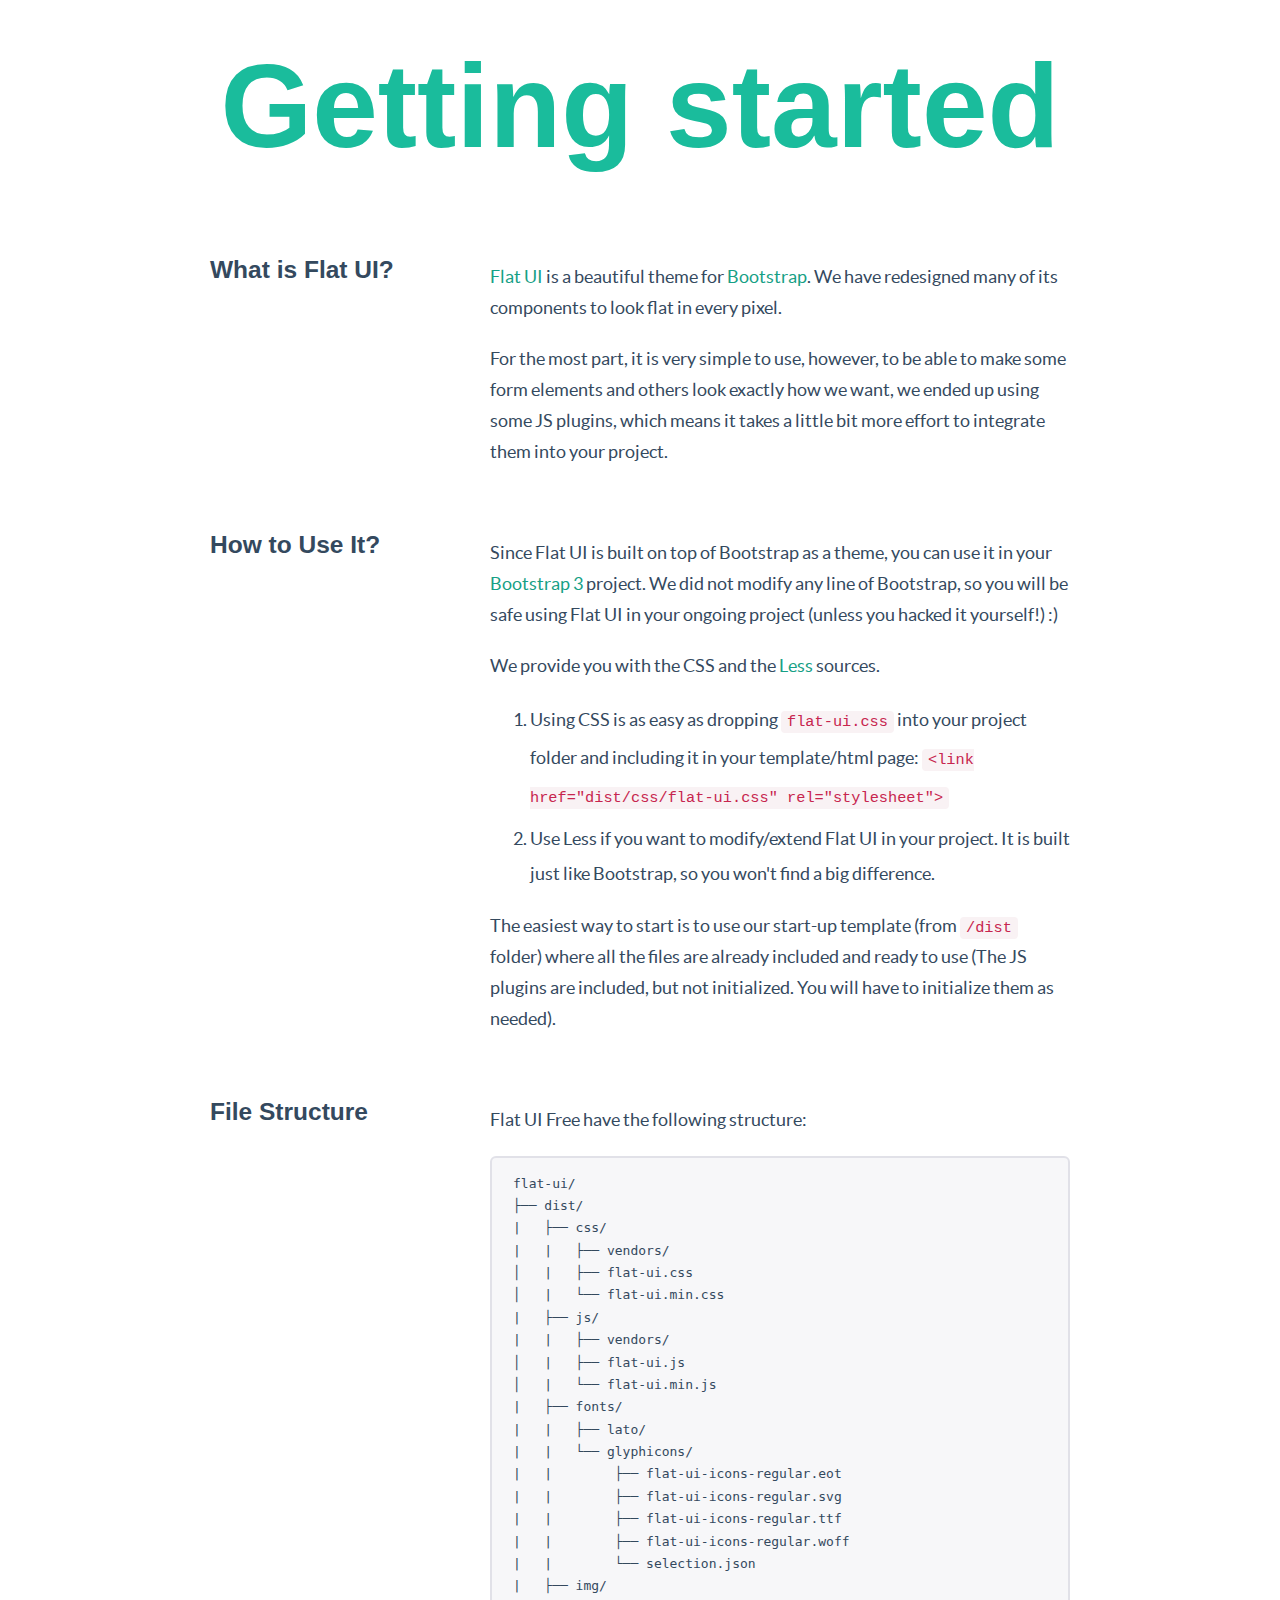
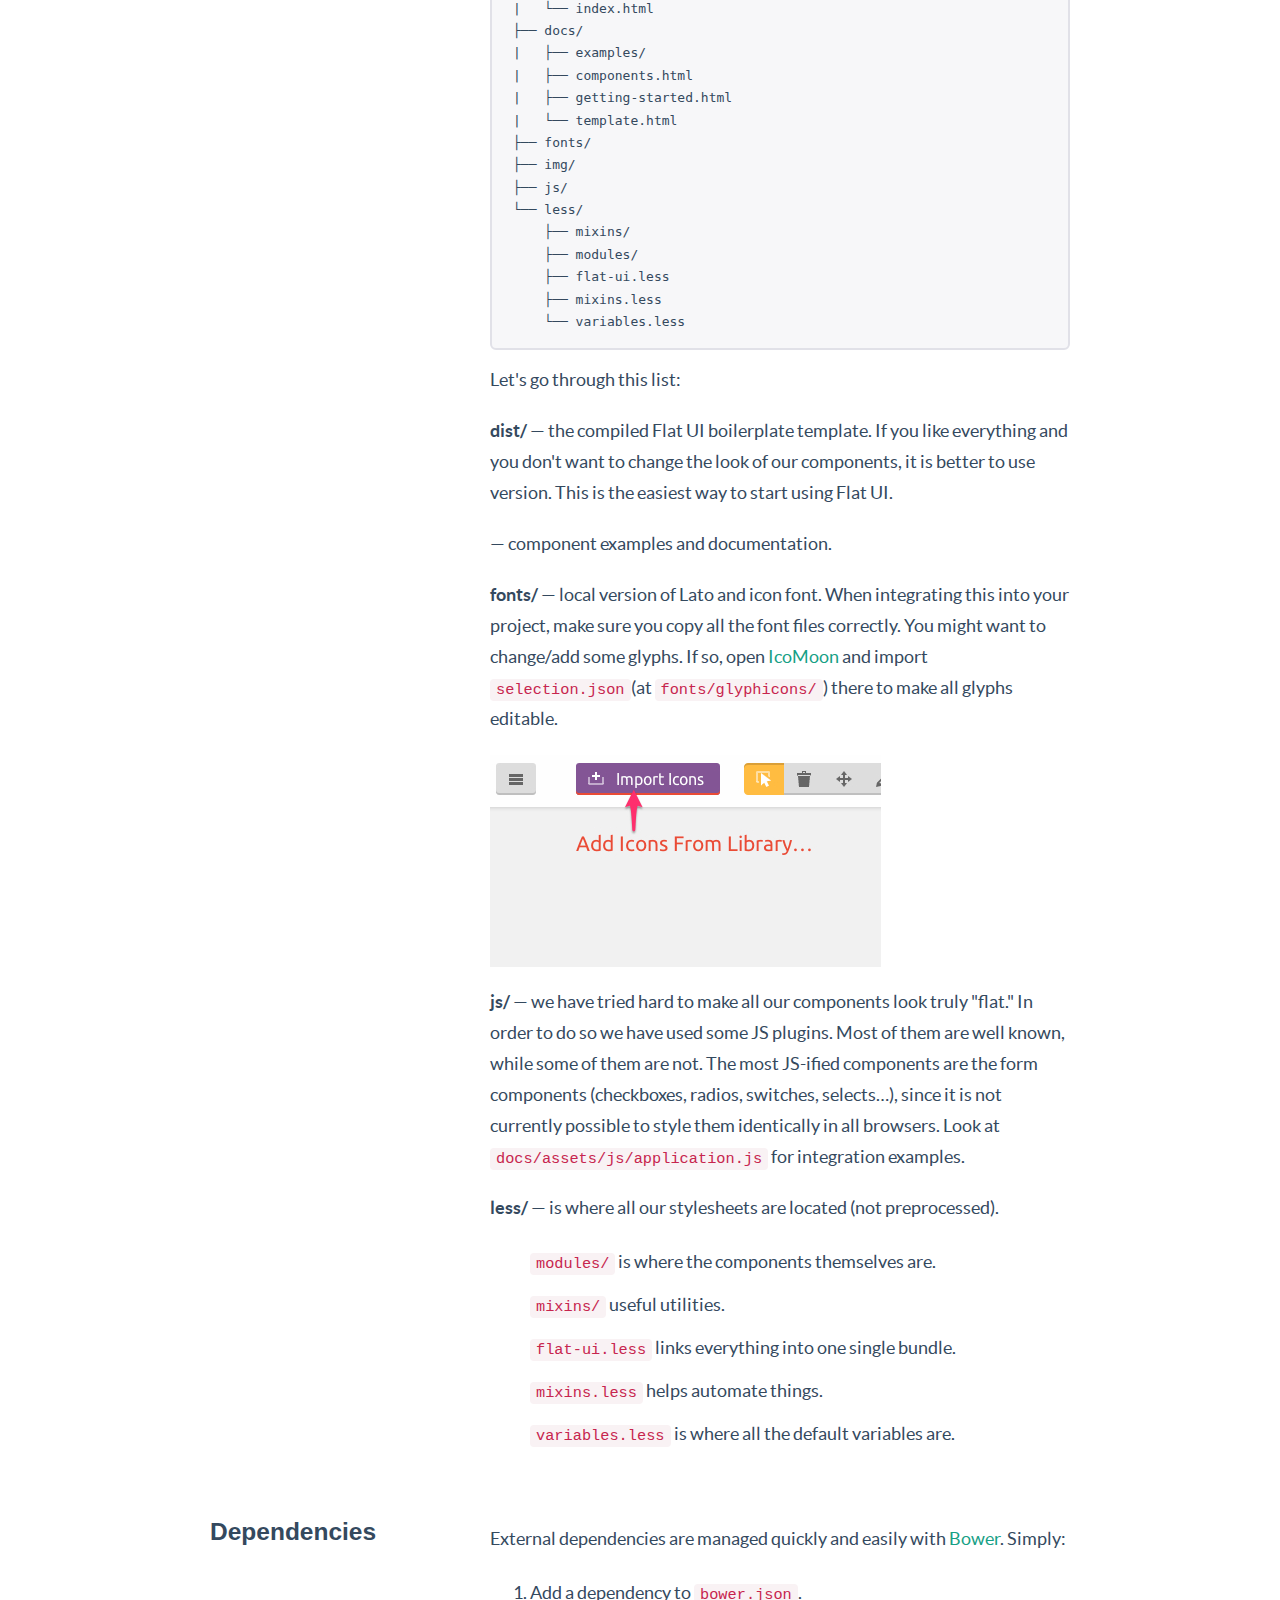
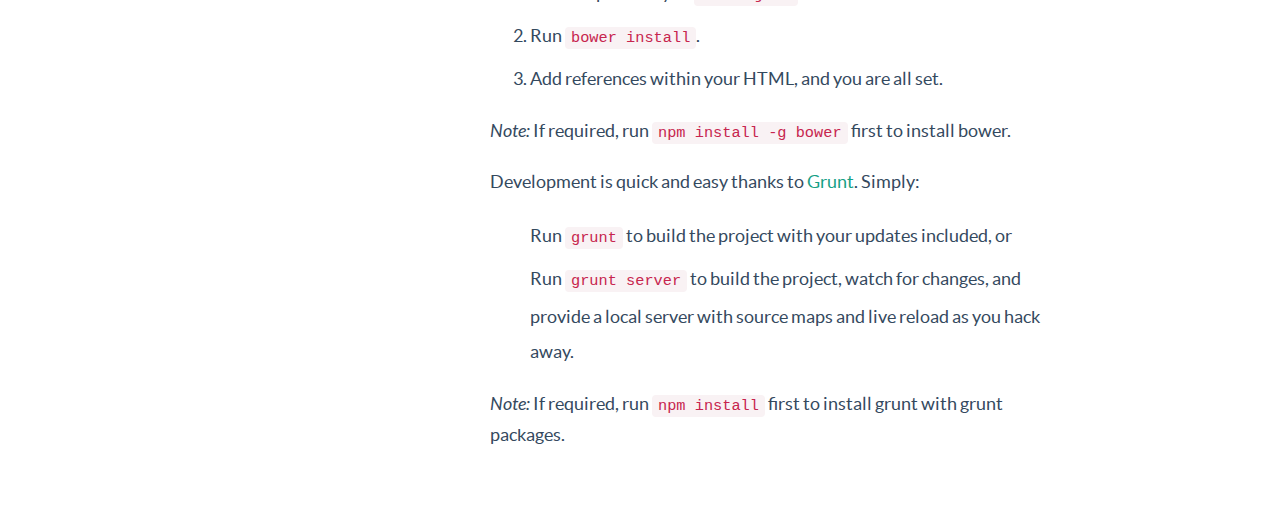
<file: Flat-UI-Maps/Flat-UI-master/docs/getting-started.html>
<!DOCTYPE html>
<html lang="en">
  <head>
    <meta charset="utf-8">
    <title>Getting started &middot; Flat UI Free</title>
    <meta name="viewport" content="width=device-width, initial-scale=1.0">

    <!-- Loading Bootstrap -->
    <link href="../dist/css/vendor/bootstrap/css/bootstrap.min.css" rel="stylesheet">

    <!-- Loading Flat UI -->
    <link href="../dist/css/flat-ui.css" rel="stylesheet">
    <link href="assets/css/docs.css" rel="stylesheet">

    <link rel="shortcut icon" href="../img/favicon.ico">

    <!-- HTML5 shim, for IE6-8 support of HTML5 elements. All other JS at the end of file. -->
    <!--[if lt IE 9]>
      <script src="../dist/js/vendor/html5shiv.js"></script>
      <script src="../dist/js/vendor/respond.min.js"></script>
    <![endif]-->
  </head>
  <body>
    <h1 class="demo-headline">Getting started</h1>
    <div class="container">
      <div class="demo-row">
        <div class="demo-title">
          <h3>What is Flat UI?</h3>
        </div>

        <div class="demo-content demo-content-article">
          <p>
            <a href="http://designmodo.com/flat" target="_blank">Flat UI</a>
            is a beautiful theme for <a href="http://getbootstrap.com" target="_blank">Bootstrap</a>.
            We have redesigned many of its components to look flat in every pixel.
          </p>
          <p>
            For the most part, it is very simple to use, however, to be able to make some form elements and others look exactly how we want, we ended up using some JS plugins, which means it takes a little bit more effort to integrate them into your project.
          </p>
        </div>
      </div><!-- /.demo-row -->

      <div class="demo-row">
        <div class="demo-title">
          <h3>How to Use It?</h3>
        </div>

        <div class="demo-content demo-content-article">
          <p>
            Since Flat UI is built on top of Bootstrap as a theme, you can use it in your <a href="http://getbootstrap.com/" target="_blank">Bootstrap 3</a> project.
            We did not modify any line of Bootstrap, so you will be safe using Flat UI in your ongoing project
            (unless you hacked it yourself!) :)
          </p>
          <p>
            We provide you with the CSS and the <a href="http://lesscss.org/" target="_blank">Less</a> sources.
          </p>
          <ol>
            <li>
              Using CSS is as easy as dropping <code>flat-ui.css</code> into your project folder and
              including it in your template/html page:
              <code>&lt;link href="dist/css/flat-ui.css" rel="stylesheet"&gt;</code>
            </li>
            <li>
              Use Less if you want to modify/extend Flat UI in your project. It is built just like Bootstrap, so
              you won't find a big difference.
            </li>
          </ol>
          <p>
            The easiest way to start is to use our start-up template (from <code>/dist</code> folder) where all the files are already included
            and ready to use (The JS plugins are included, but not initialized. You will have to initialize them as needed).
          </p>
        </div>
      </div><!-- /.demo-row -->

      <div class="demo-row">
        <div class="demo-title">
          <h3>File Structure</h3>
        </div>

        <div class="demo-content demo-content-article">
          <p>
            Flat UI Free have the following structure:
          </p>
<pre class="prettyprint">
flat-ui/
├── dist/
|   ├── css/
|   |   ├── vendors/
│   |   ├── flat-ui.css
│   |   └── flat-ui.min.css
|   ├── js/
|   |   ├── vendors/
│   |   ├── flat-ui.js
│   |   └── flat-ui.min.js
|   ├── fonts/
|   |   ├── lato/
|   |   └── glyphicons/
|   |        ├── flat-ui-icons-regular.eot
|   |        ├── flat-ui-icons-regular.svg
|   |        ├── flat-ui-icons-regular.ttf
|   |        ├── flat-ui-icons-regular.woff
|   |        └── selection.json
|   ├── img/
|   └── index.html
├── docs/
|   ├── examples/
|   ├── components.html
|   ├── getting-started.html
|   └── template.html
├── fonts/
├── img/
├── js/
└── less/
    ├── mixins/
    ├── modules/
    ├── flat-ui.less
    ├── mixins.less
    └── variables.less
</pre>
          <p>
            Let's go through this list:
          </p>

          <p>
            <strong>dist/</strong> &mdash; the compiled Flat UI boilerplate template. If you like everything and you don't want
            to change the look of our components, it is better to use version. This is the easiest
            way to start using Flat UI.
          </p>

          <p>
            <strong></strong> &mdash; component examples and documentation.
          </p>

          <p>
            <strong>fonts/</strong> &mdash; local version of Lato and icon font. When integrating this into your project, make sure you
            copy all the font files correctly. You might want to change/add some glyphs. If so, open
            <a href="http://icomoon.io/app">IcoMoon</a> and import <code>selection.json</code>(at <code>fonts/glyphicons/</code>)
            there to make all glyphs editable.
          </p>

          <p>
            <img src="assets/img/getting-started/icomoon_import.jpg" alt="" />
          </p>

          <p>
            <strong>js/</strong> &mdash; we have tried hard to make all our components look truly "flat." In order to do
            so we have used some JS plugins. Most of them are well known, while some of them are not. The most JS-ified
            components are the form components (checkboxes, radios, switches, selects…), since it is not currently possible
            to style them identically in all browsers. Look at <code>docs/assets/js/application.js</code> for integration
            examples.
          </p>

          <p>
            <strong>less/</strong> &mdash; is where all our stylesheets are located (not preprocessed).
          </p>

          <ul>
            <li>
              <code>modules/</code> is where the components themselves are.
            </li>
            <li>
              <code>mixins/</code> useful utilities.
            </li>
            <li>
              <code>flat-ui.less</code> links everything into one single bundle.
            </li>
            <li>
              <code>mixins.less</code> helps automate things.
            </li>
            <li>
              <code>variables.less</code> is where all the default variables are.
            </li>
          </ul>

        </div>
      </div><!-- /.demo-row -->

      <div class="demo-row">
        <div class="demo-title">
          <h3>Dependencies</h3>
        </div>

        <div class="demo-content demo-content-article">
          <p>
            External dependencies are managed quickly and easily with <a href="http://bower.io">Bower</a>. Simply:
          </p>
          <ol>
            <li>
              Add a dependency to <code>bower.json</code>.
            </li>
            <li>
              Run <code>bower install</code>.
            </li>
            <li>
              Add references within your HTML, and you are all set.
            </li>
          </ol>
          <p>
            <em>Note:</em> If required, run <code>npm install -g bower</code> first to install bower.
          </p>
          <p>
            Development is quick and easy thanks to <a href="http://gruntjs.com/">Grunt</a>. Simply:
          </p>
          <ul>
            <li>
              Run <code>grunt</code> to build the project with your updates included, or
            </li>
            <li>
              Run <code>grunt server</code> to build the project, watch for changes, and provide a local server with source maps and live reload as you hack away.
            </li>
          </ul>
          <p>
            <em>Note:</em> If required, run <code>npm install</code> first to install grunt with grunt packages.
          </p>
        </div>
      </div><!-- /.demo-row -->

    </div><!-- /.container -->
  </body>
</html>
</file>
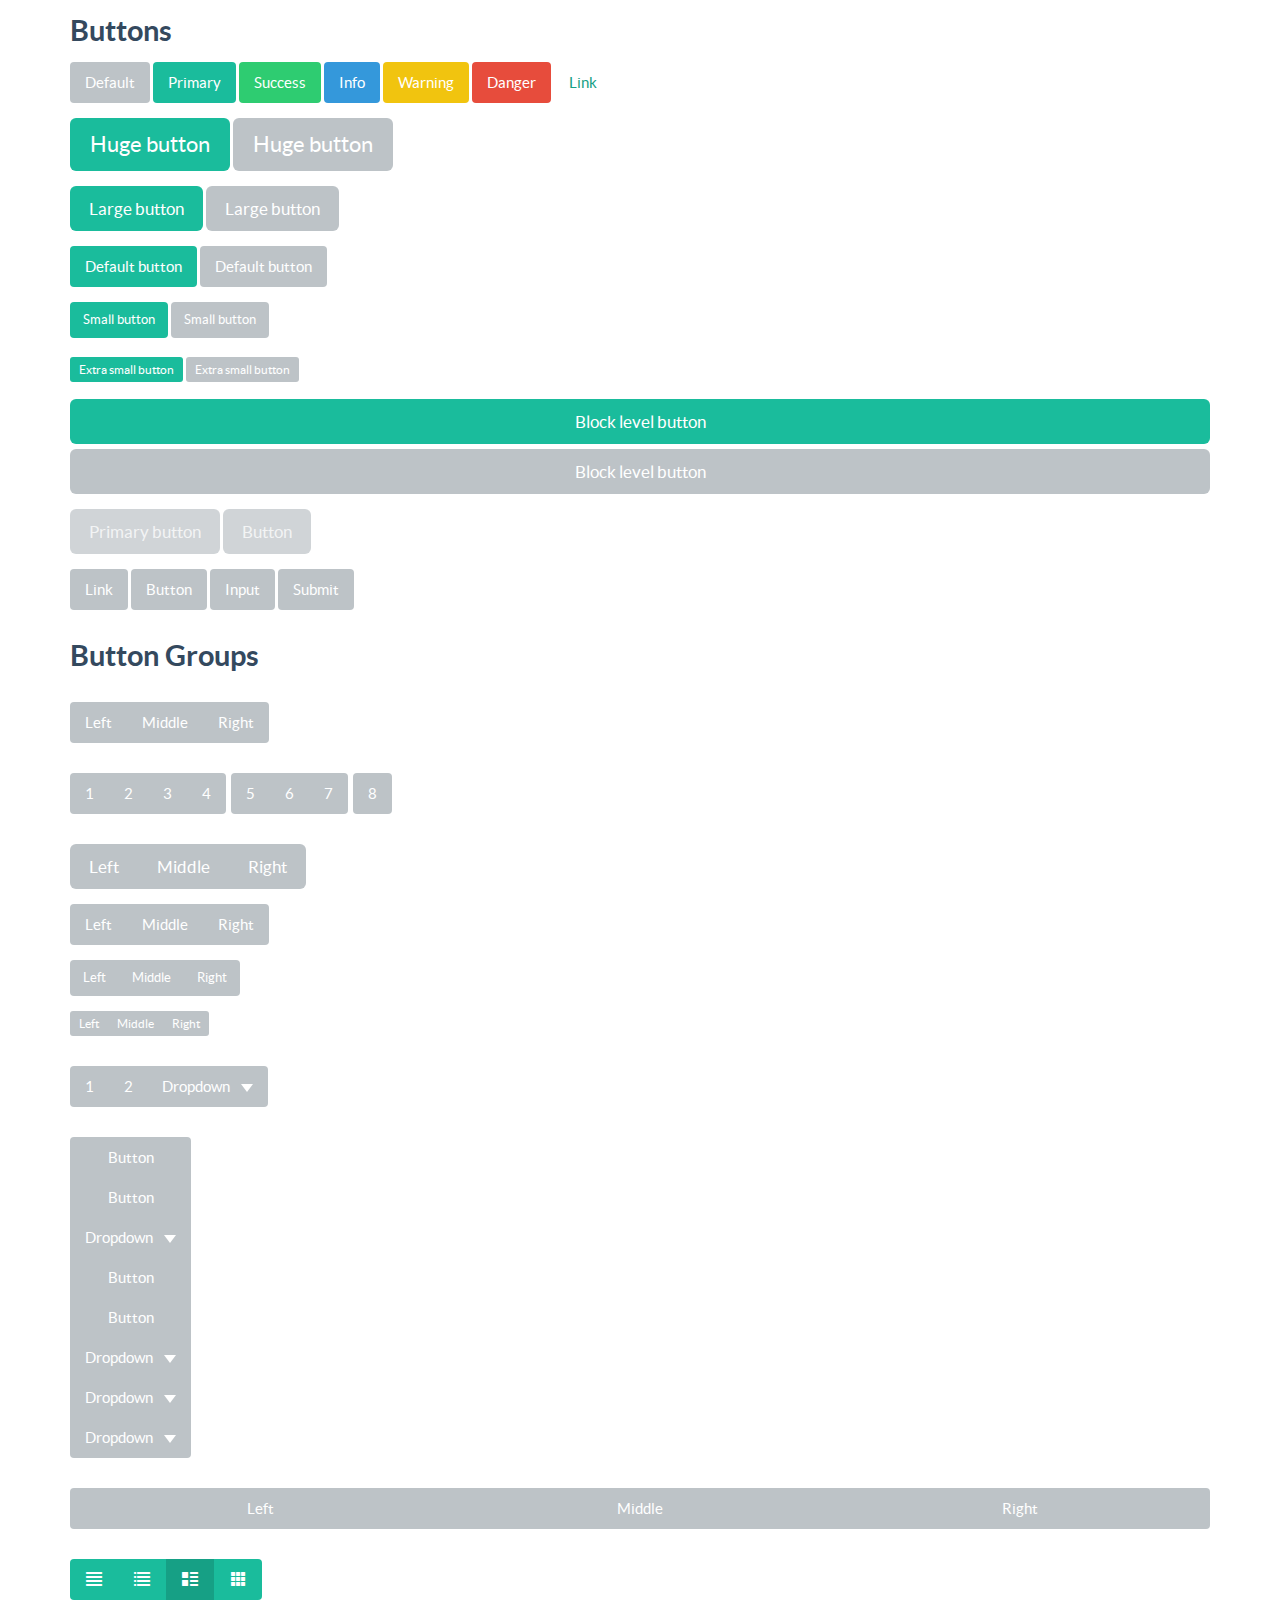
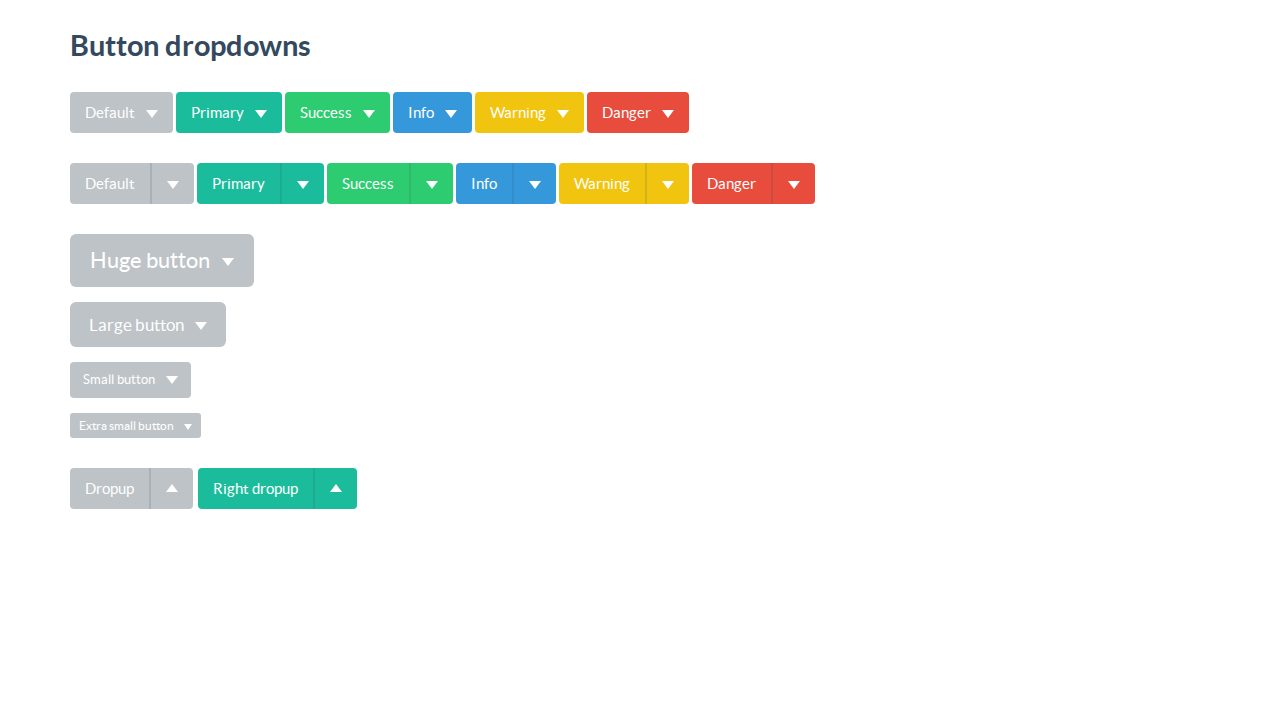
<file: Flat-UI-Maps/Flat-UI-master/docs/examples/buttons.html>
<!DOCTYPE html>
<html lang="en">
  <head>
    <meta charset="utf-8">
    <title>Flat UI Free</title>
    <meta name="viewport" content="width=device-width, initial-scale=1.0">

    <!-- Loading Bootstrap -->
    <link href="../../dist/css/vendor/bootstrap/css/bootstrap.min.css" rel="stylesheet">

    <!-- Loading Flat UI -->
    <link href="../../dist/css/flat-ui.css" rel="stylesheet">

    <link rel="shortcut icon" href="../../dist/img/favicon.ico">

    <!-- HTML5 shim, for IE6-8 support of HTML5 elements. All other JS at the end of file. -->
    <!--[if lt IE 9]>
      <script src="../../dist/js/vendor/html5shiv.js"></script>
      <script src="../../dist/js/vendor/respond.min.js"></script>
    <![endif]-->
  </head>
  <body>

    <style>
      body {
        padding-bottom: 200px;
      }
    </style>

    <div class="container">
      <h4>Buttons</h4>
      <div class="row">
        <div class="col-md-12">
          <p>
            <!-- Standard gray button with gradient -->
            <button type="button" class="btn btn-default">Default</button>

            <!-- Provides extra visual weight and identifies the primary action in a set of buttons -->
            <button type="button" class="btn btn-primary">Primary</button>

            <!-- Indicates a successful or positive action -->
            <button type="button" class="btn btn-success">Success</button>

            <!-- Contextual button for informational alert messages -->
            <button type="button" class="btn btn-info">Info</button>

            <!-- Indicates caution should be taken with this action -->
            <button type="button" class="btn btn-warning">Warning</button>

            <!-- Indicates a dangerous or potentially negative action -->
            <button type="button" class="btn btn-danger">Danger</button>

            <!-- Deemphasize a button by making it look like a link while maintaining button behavior -->
            <button type="button" class="btn btn-link">Link</button>
          </p>
        </div>
      </div>
      <div class="row">
        <div class="col-md-12">
          <p>
            <button type="button" class="btn btn-primary btn-hg">Huge button</button>
            <button type="button" class="btn btn-default btn-hg">Huge button</button>
          </p>
          <p>
            <button type="button" class="btn btn-primary btn-lg">Large button</button>
            <button type="button" class="btn btn-default btn-lg">Large button</button>
          </p>
          <p>
            <button type="button" class="btn btn-primary">Default button</button>
            <button type="button" class="btn btn-default">Default button</button>
          </p>
          <p>
            <button type="button" class="btn btn-primary btn-sm">Small button</button>
            <button type="button" class="btn btn-default btn-sm">Small button</button>
          </p>
          <p>
            <button type="button" class="btn btn-primary btn-xs">Extra small button</button>
            <button type="button" class="btn btn-default btn-xs">Extra small button</button>
          </p>
        </div>
      </div>
      <div class="row">
        <div class="col-md-12">
          <p>
            <button type="button" class="btn btn-primary btn-lg btn-block">Block level button</button>
            <button type="button" class="btn btn-default btn-lg btn-block">Block level button</button>
          </p>
        </div>
      </div>
      <div class="row">
        <div class="col-md-12">
          <p>
            <button type="button" class="btn btn-lg btn-primary" disabled="disabled">Primary button</button>
            <button type="button" class="btn btn-default btn-lg" disabled="disabled">Button</button>
          </p>
        </div>
      </div>
      <div class="row">
        <div class="col-md-12">
          <p>
            <a class="btn btn-default" href="#">Link</a>
            <button class="btn btn-default" type="submit">Button</button>
            <input class="btn btn-default" type="button" value="Input">
            <input class="btn btn-default" type="submit" value="Submit">
          </p>
        </div>
      </div>
      <h4>Button Groups</h4>
      <div class="row">
        <div class="col-md-12">
          <p>
            <div class="btn-group">
              <button type="button" class="btn btn-default">Left</button>
              <button type="button" class="btn btn-default">Middle</button>
              <button type="button" class="btn btn-default">Right</button>
            </div>
          </p>
        </div>
      </div>
      <div class="row">
        <div class="col-md-12">
          <p>
            <div class="btn-toolbar">
              <div class="btn-group">
                <button class="btn btn-default" type="button">1</button>
                <button class="btn btn-default" type="button">2</button>
                <button class="btn btn-default" type="button">3</button>
                <button class="btn btn-default" type="button">4</button>
              </div>
              <div class="btn-group">
                <button class="btn btn-default" type="button">5</button>
                <button class="btn btn-default" type="button">6</button>
                <button class="btn btn-default" type="button">7</button>
              </div>
              <div class="btn-group">
                <button class="btn btn-default" type="button">8</button>
              </div>
            </div>
          </p>
        </div>
      </div>
      <div class="row">
        <div class="col-md-12">
          <p>
            <div class="btn-toolbar">
              <div class="btn-group btn-group-lg">
                <button class="btn btn-default" type="button">Left</button>
                <button class="btn btn-default" type="button">Middle</button>
                <button class="btn btn-default" type="button">Right</button>
              </div>
            </div>
          </p>
          <p>
            <div class="btn-toolbar">
              <div class="btn-group">
                <button class="btn btn-default" type="button">Left</button>
                <button class="btn btn-default" type="button">Middle</button>
                <button class="btn btn-default" type="button">Right</button>
              </div>
            </div>
          </p>
          <p>
            <div class="btn-toolbar">
              <div class="btn-group btn-group-sm">
                <button class="btn btn-default" type="button">Left</button>
                <button class="btn btn-default" type="button">Middle</button>
                <button class="btn btn-default" type="button">Right</button>
              </div>
            </div>
          </p>
          <p>
            <div class="btn-toolbar">
              <div class="btn-group btn-group-xs">
                <button class="btn btn-default" type="button">Left</button>
                <button class="btn btn-default" type="button">Middle</button>
                <button class="btn btn-default" type="button">Right</button>
              </div>
            </div>
          </p>
        </div>
      </div>
      <div class="row">
        <div class="col-md-12">
          <p>
            <div class="btn-group">
              <button class="btn btn-default" type="button">1</button>
              <button class="btn btn-default" type="button">2</button>

              <div class="btn-group">
                <button data-toggle="dropdown" class="btn btn-default dropdown-toggle" type="button" id="btnGroupDrop1">
                  Dropdown
                  <span class="caret"></span>
                </button>
                <ul aria-labelledby="btnGroupDrop1" role="menu" class="dropdown-menu">
                  <li><a href="#">Dropdown link</a></li>
                  <li><a href="#">Dropdown link</a></li>
                </ul>
              </div>
            </div>
          </p>
        </div>
      </div>
      <div class="row">
        <div class="col-md-12">
          <p>
            <div class="btn-group-vertical">
              <button class="btn btn-default" type="button">Button</button>
              <button class="btn btn-default" type="button">Button</button>
              <div class="btn-group">
                <button data-toggle="dropdown" class="btn btn-default dropdown-toggle" type="button" id="btnGroupVerticalDrop1">
                  Dropdown
                  <span class="caret"></span>
                </button>
                <ul aria-labelledby="btnGroupVerticalDrop1" role="menu" class="dropdown-menu">
                  <li><a href="#">Dropdown link</a></li>
                  <li><a href="#">Dropdown link</a></li>
                </ul>
              </div>
              <button class="btn btn-default" type="button">Button</button>
              <button class="btn btn-default" type="button">Button</button>
              <div class="btn-group">
                <button data-toggle="dropdown" class="btn btn-default dropdown-toggle" type="button" id="btnGroupVerticalDrop2">
                  Dropdown
                  <span class="caret"></span>
                </button>
                <ul aria-labelledby="btnGroupVerticalDrop2" role="menu" class="dropdown-menu">
                  <li><a href="#">Dropdown link</a></li>
                  <li><a href="#">Dropdown link</a></li>
                </ul>
              </div>
              <div class="btn-group">
                <button data-toggle="dropdown" class="btn btn-default dropdown-toggle" type="button" id="btnGroupVerticalDrop3">
                  Dropdown
                  <span class="caret"></span>
                </button>
                <ul aria-labelledby="btnGroupVerticalDrop3" role="menu" class="dropdown-menu">
                  <li><a href="#">Dropdown link</a></li>
                  <li><a href="#">Dropdown link</a></li>
                </ul>
              </div>
              <div class="btn-group">
                <button data-toggle="dropdown" class="btn btn-default dropdown-toggle" type="button" id="btnGroupVerticalDrop4">
                  Dropdown
                  <span class="caret"></span>
                </button>
                <ul aria-labelledby="btnGroupVerticalDrop4" role="menu" class="dropdown-menu">
                  <li><a href="#">Dropdown link</a></li>
                  <li><a href="#">Dropdown link</a></li>
                </ul>
              </div>
            </div>
          </p>
        </div>
      </div>
      <div class="row">
        <div class="col-md-12">
          <p>
            <div class="btn-group btn-group-justified">
              <a class="btn btn-default" href="#">Left</a>
              <a class="btn btn-default" href="#">Middle</a>
              <a class="btn btn-default" href="#">Right</a>
            </div>
          </p>
        </div>
      </div>
      <div class="row">
        <div class="col-md-12">
          <p>
            <div class="btn-toolbar">
              <div class="btn-group">
                <a href="#fakelink" class="btn btn-primary"><i class="fui-list-columned"></i></a>
                <a href="#fakelink" class="btn btn-primary"><i class="fui-list-numbered"></i></a>
                <a href="#fakelink" class="btn btn-primary active"><i class="fui-list-thumbnailed"></i></a>
                <a href="#fakelink" class="btn btn-primary"><i class="fui-list-small-thumbnails"></i></a>
              </div>
            </div>
          </p>
        </div>
      </div>
      <h4>Button dropdowns</h4>
      <div class="row">
        <div class="col-md-12">
          <p>
            <div class="btn-group">
              <button data-toggle="dropdown" class="btn btn-default dropdown-toggle" type="button">Default <span class="caret"></span></button>
              <ul role="menu" class="dropdown-menu">
                <li><a href="#">Action</a></li>
                <li><a href="#">Another action</a></li>
                <li><a href="#">Something else here</a></li>
                <li class="divider"></li>
                <li><a href="#">Separated link</a></li>
              </ul>
            </div><!-- /btn-group -->
            <div class="btn-group">
              <button data-toggle="dropdown" class="btn btn-primary dropdown-toggle" type="button">Primary <span class="caret"></span></button>
              <ul role="menu" class="dropdown-menu">
                <li><a href="#">Action</a></li>
                <li><a href="#">Another action</a></li>
                <li><a href="#">Something else here</a></li>
                <li class="divider"></li>
                <li><a href="#">Separated link</a></li>
              </ul>
            </div><!-- /btn-group -->
            <div class="btn-group">
              <button data-toggle="dropdown" class="btn btn-success dropdown-toggle" type="button">Success <span class="caret"></span></button>
              <ul role="menu" class="dropdown-menu">
                <li><a href="#">Action</a></li>
                <li><a href="#">Another action</a></li>
                <li><a href="#">Something else here</a></li>
                <li class="divider"></li>
                <li><a href="#">Separated link</a></li>
              </ul>
            </div><!-- /btn-group -->
            <div class="btn-group">
              <button data-toggle="dropdown" class="btn btn-info dropdown-toggle" type="button">Info <span class="caret"></span></button>
              <ul role="menu" class="dropdown-menu">
                <li><a href="#">Action</a></li>
                <li><a href="#">Another action</a></li>
                <li><a href="#">Something else here</a></li>
                <li class="divider"></li>
                <li><a href="#">Separated link</a></li>
              </ul>
            </div><!-- /btn-group -->
            <div class="btn-group">
              <button data-toggle="dropdown" class="btn btn-warning dropdown-toggle" type="button">Warning <span class="caret"></span></button>
              <ul role="menu" class="dropdown-menu">
                <li><a href="#">Action</a></li>
                <li><a href="#">Another action</a></li>
                <li><a href="#">Something else here</a></li>
                <li class="divider"></li>
                <li><a href="#">Separated link</a></li>
              </ul>
            </div><!-- /btn-group -->
            <div class="btn-group">
              <button data-toggle="dropdown" class="btn btn-danger dropdown-toggle" type="button">Danger <span class="caret"></span></button>
              <ul role="menu" class="dropdown-menu">
                <li><a href="#">Action</a></li>
                <li><a href="#">Another action</a></li>
                <li><a href="#">Something else here</a></li>
                <li class="divider"></li>
                <li><a href="#">Separated link</a></li>
              </ul>
            </div><!-- /btn-group -->
          </p>
        </div>
      </div>
      <div class="row">
        <div class="col-md-12">
          <p>
            <div class="btn-group">
              <button class="btn btn-default" type="button">Default</button>
              <button data-toggle="dropdown" class="btn btn-default dropdown-toggle" type="button"><span class="caret"></span></button>
              <ul role="menu" class="dropdown-menu">
                <li><a href="#">Action</a></li>
                <li><a href="#">Another action</a></li>
                <li><a href="#">Something else here</a></li>
                <li class="divider"></li>
                <li><a href="#">Separated link</a></li>
              </ul>
            </div><!-- /btn-group -->
            <div class="btn-group">
              <button class="btn btn-primary" type="button">Primary</button>
              <button data-toggle="dropdown" class="btn btn-primary dropdown-toggle" type="button"><span class="caret"></span></button>
              <ul role="menu" class="dropdown-menu">
                <li><a href="#">Action</a></li>
                <li><a href="#">Another action</a></li>
                <li><a href="#">Something else here</a></li>
                <li class="divider"></li>
                <li><a href="#">Separated link</a></li>
              </ul>
            </div><!-- /btn-group -->
            <div class="btn-group">
              <button class="btn btn-success" type="button">Success</button>
              <button data-toggle="dropdown" class="btn btn-success dropdown-toggle" type="button"><span class="caret"></span></button>
              <ul role="menu" class="dropdown-menu">
                <li><a href="#">Action</a></li>
                <li><a href="#">Another action</a></li>
                <li><a href="#">Something else here</a></li>
                <li class="divider"></li>
                <li><a href="#">Separated link</a></li>
              </ul>
            </div><!-- /btn-group -->
            <div class="btn-group">
              <button class="btn btn-info" type="button">Info</button>
              <button data-toggle="dropdown" class="btn btn-info dropdown-toggle" type="button"><span class="caret"></span></button>
              <ul role="menu" class="dropdown-menu">
                <li><a href="#">Action</a></li>
                <li><a href="#">Another action</a></li>
                <li><a href="#">Something else here</a></li>
                <li class="divider"></li>
                <li><a href="#">Separated link</a></li>
              </ul>
            </div><!-- /btn-group -->
            <div class="btn-group">
              <button class="btn btn-warning" type="button">Warning</button>
              <button data-toggle="dropdown" class="btn btn-warning dropdown-toggle" type="button"><span class="caret"></span></button>
              <ul role="menu" class="dropdown-menu">
                <li><a href="#">Action</a></li>
                <li><a href="#">Another action</a></li>
                <li><a href="#">Something else here</a></li>
                <li class="divider"></li>
                <li><a href="#">Separated link</a></li>
              </ul>
            </div><!-- /btn-group -->
            <div class="btn-group">
              <button class="btn btn-danger" type="button">Danger</button>
              <button data-toggle="dropdown" class="btn btn-danger dropdown-toggle" type="button"><span class="caret"></span></button>
              <ul role="menu" class="dropdown-menu">
                <li><a href="#">Action</a></li>
                <li><a href="#">Another action</a></li>
                <li><a href="#">Something else here</a></li>
                <li class="divider"></li>
                <li><a href="#">Separated link</a></li>
              </ul>
            </div><!-- /btn-group -->
          </p>
        </div>
      </div>
      <div class="row">
        <div class="col-md-12">
          <p>
            <div class="btn-toolbar">
              <div class="btn-group">
                <button data-toggle="dropdown" type="button" class="btn btn-default btn-hg dropdown-toggle">
                  Huge button <span class="caret"></span>
                </button>
                <ul role="menu" class="dropdown-menu">
                  <li><a href="#">Action</a></li>
                  <li><a href="#">Another action</a></li>
                  <li><a href="#">Something else here</a></li>
                  <li class="divider"></li>
                  <li><a href="#">Separated link</a></li>
                </ul>
              </div><!-- /btn-group -->
            </div><!-- /btn-toolbar -->
          </p>
          <p>
            <div class="btn-toolbar">
              <div class="btn-group">
                <button data-toggle="dropdown" type="button" class="btn btn-default btn-lg dropdown-toggle">
                  Large button <span class="caret"></span>
                </button>
                <ul role="menu" class="dropdown-menu">
                  <li><a href="#">Action</a></li>
                  <li><a href="#">Another action</a></li>
                  <li><a href="#">Something else here</a></li>
                  <li class="divider"></li>
                  <li><a href="#">Separated link</a></li>
                </ul>
              </div><!-- /btn-group -->
            </div><!-- /btn-toolbar -->
          </p>
          <p>
            <div class="btn-toolbar">
              <div class="btn-group">
                <button data-toggle="dropdown" type="button" class="btn btn-default btn-sm dropdown-toggle">
                  Small button <span class="caret"></span>
                </button>
                <ul role="menu" class="dropdown-menu">
                  <li><a href="#">Action</a></li>
                  <li><a href="#">Another action</a></li>
                  <li><a href="#">Something else here</a></li>
                  <li class="divider"></li>
                  <li><a href="#">Separated link</a></li>
                </ul>
              </div><!-- /btn-group -->
            </div><!-- /btn-toolbar -->
          </p>
          <p>
            <div class="btn-toolbar">
              <div class="btn-group">
                <button data-toggle="dropdown" type="button" class="btn btn-default btn-xs dropdown-toggle">
                  Extra small button <span class="caret"></span>
                </button>
                <ul role="menu" class="dropdown-menu">
                  <li><a href="#">Action</a></li>
                  <li><a href="#">Another action</a></li>
                  <li><a href="#">Something else here</a></li>
                  <li class="divider"></li>
                  <li><a href="#">Separated link</a></li>
                </ul>
              </div><!-- /btn-group -->
            </div><!-- /btn-toolbar -->
          </p>
        </div>
      </div>
      <div class="row">
        <div class="col-md-12">
          <p>
            <div class="btn-toolbar">
              <div class="btn-group dropup">
                <button class="btn btn-default" type="button">Dropup</button>
                <button data-toggle="dropdown" class="btn btn-default dropdown-toggle" type="button"><span class="caret"></span></button>
                <ul role="menu" class="dropdown-menu">
                  <li><a href="#">Action</a></li>
                  <li><a href="#">Another action</a></li>
                  <li><a href="#">Something else here</a></li>
                  <li class="divider"></li>
                  <li><a href="#">Separated link</a></li>
                </ul>
              </div><!-- /btn-group -->
              <div class="btn-group dropup">
                <button class="btn btn-primary" type="button">Right dropup</button>
                <button data-toggle="dropdown" class="btn btn-primary dropdown-toggle" type="button"><span class="caret"></span></button>
                <ul role="menu" class="dropdown-menu pull-right">
                  <li><a href="#">Action</a></li>
                  <li><a href="#">Another action</a></li>
                  <li><a href="#">Something else here</a></li>
                  <li class="divider"></li>
                  <li><a href="#">Separated link</a></li>
                </ul>
              </div><!-- /btn-group -->
            </div>
          </p>
        </div>
      </div>
    </div>
    <!-- /.container -->

  </body>
</html>
</file>
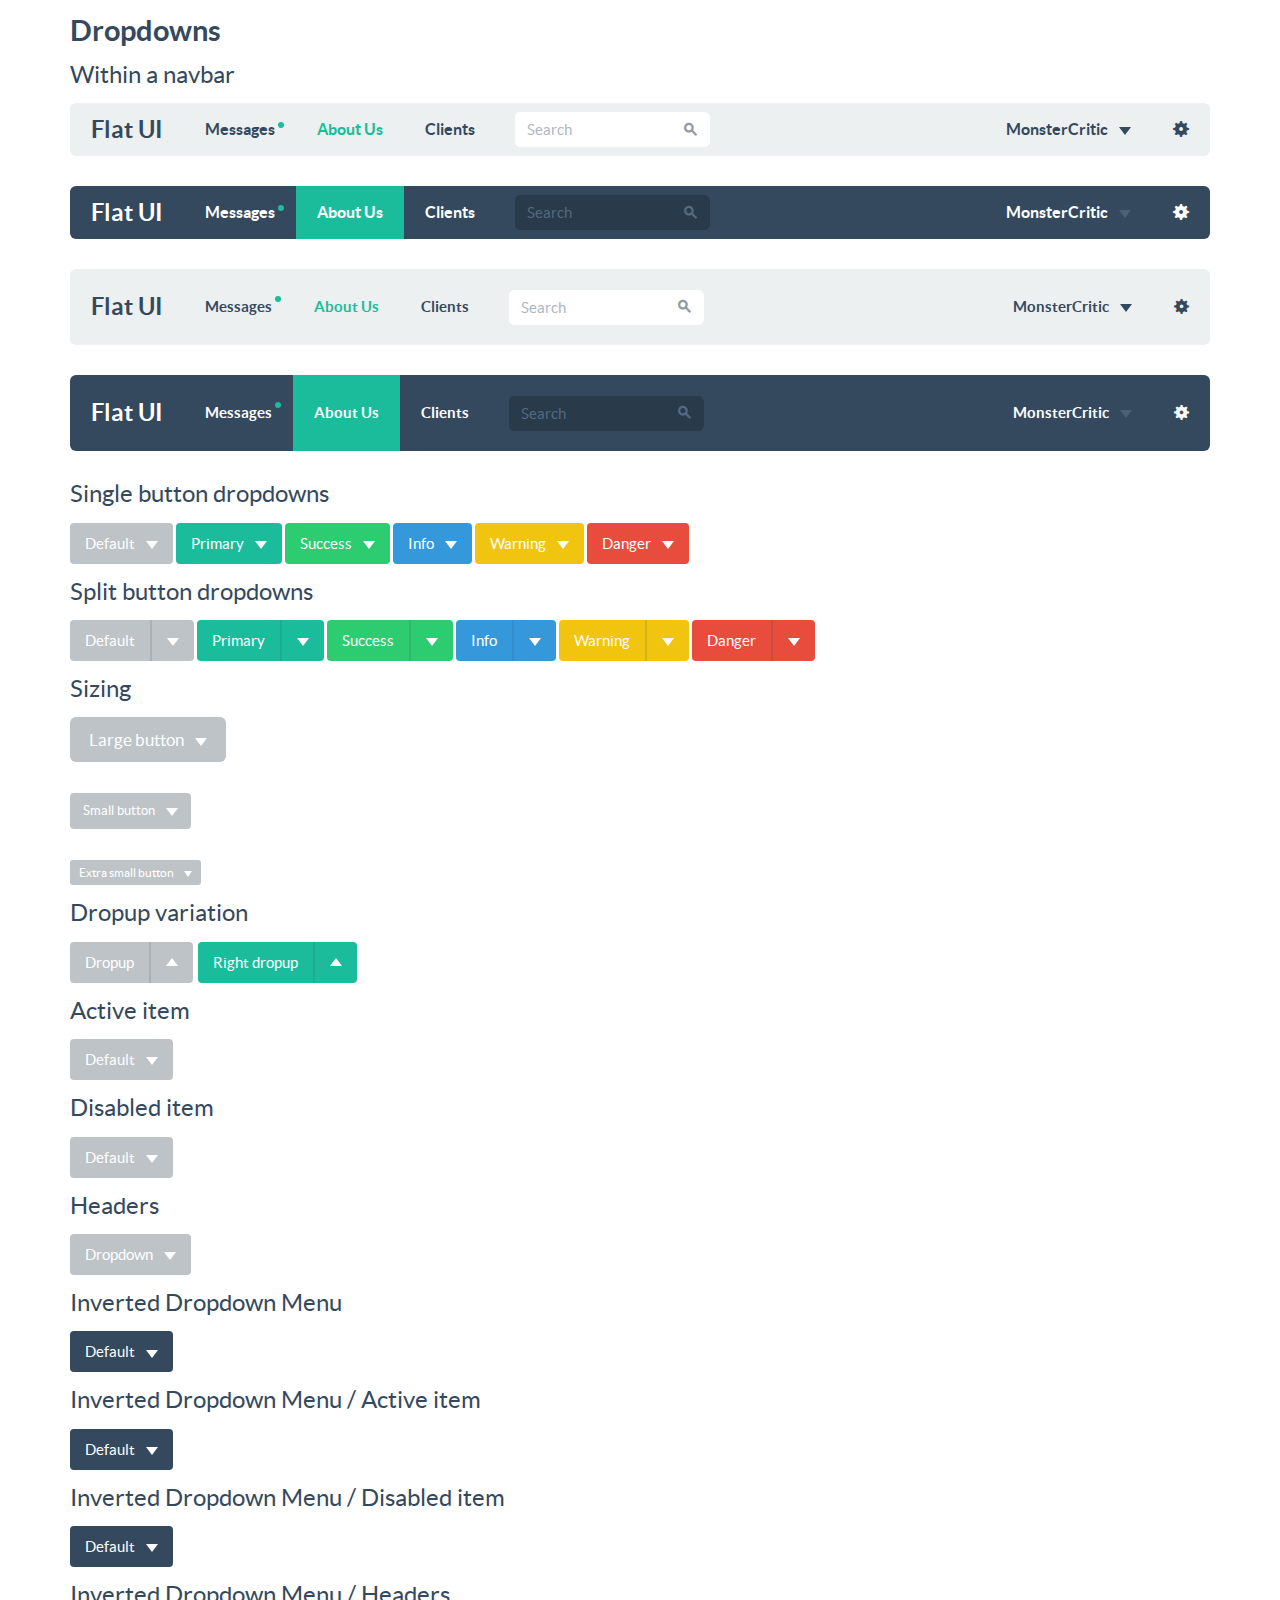
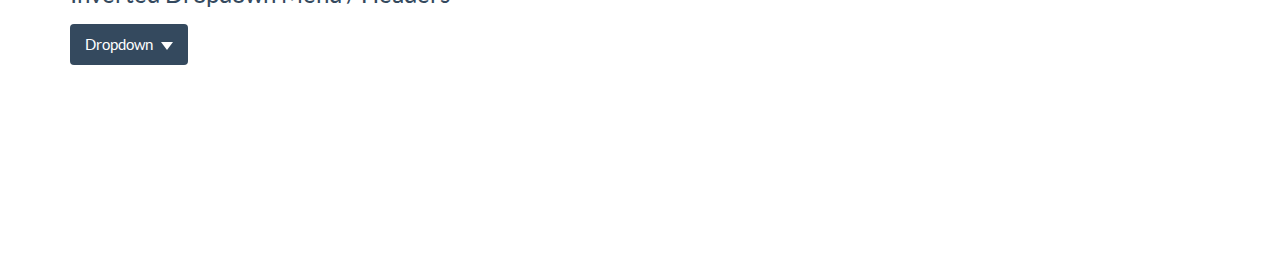
<file: Flat-UI-Maps/Flat-UI-master/docs/examples/dropdowns.html>
<!DOCTYPE html>
<html lang="en">
  <head>
    <meta charset="utf-8">
    <title>Flat UI Free</title>
    <meta name="viewport" content="width=device-width, initial-scale=1.0">

    <!-- Loading Bootstrap -->
    <link href="../../dist/css/vendor/bootstrap/css/bootstrap.min.css" rel="stylesheet">

    <!-- Loading Flat UI -->
    <link href="../../dist/css/flat-ui.css" rel="stylesheet">

    <link rel="shortcut icon" href="../../dist/img/favicon.ico">

    <!-- HTML5 shim, for IE6-8 support of HTML5 elements. All other JS at the end of file. -->
    <!--[if lt IE 9]>
      <script src="../../dist/js/vendor/html5shiv.js"></script>
      <script src="../../dist/js/vendor/respond.min.js"></script>
    <![endif]-->
  </head>
  <body>

    <style>
      body {
        padding-bottom: 200px;
      }
    </style>

    <div class="container">

      <h4>Dropdowns</h4>

      <h6>Within a navbar</h6>

      <nav class="navbar navbar-default" role="navigation">
        <!-- Brand and toggle get grouped for better mobile display -->
        <div class="navbar-header">
          <button type="button" class="navbar-toggle" data-toggle="collapse" data-target="#bs-example-navbar-collapse-1">
            <span class="sr-only">Toggle navigation</span>
          </button>
          <a class="navbar-brand" href="#">Flat UI</a>
        </div>

        <!-- Collect the nav links, forms, and other content for toggling -->
        <div class="collapse navbar-collapse" id="bs-example-navbar-collapse-1">
          <ul class="nav navbar-nav">
            <li><a href="#">Messages<span class="navbar-unread">1</span></a></li>
            <li class="active"><a href="#">About Us</a></li>
            <li><a href="#">Clients</a></li>
           </ul>
          <form class="navbar-form navbar-left" action="#" role="search">
            <div class="form-group">
              <div class="input-group">
                <input class="form-control" id="navbarInput-01" type="search" placeholder="Search">
                <span class="input-group-btn">
                  <button type="submit" class="btn"><span class="fui-search"></span></button>
                </span>
              </div>
            </div>
          </form>
          <ul class="nav navbar-nav navbar-right">
            <li class="dropdown">
              <a href="#" class="dropdown-toggle" data-toggle="dropdown">MonsterCritic <b class="caret"></b></a>
              <ul class="dropdown-menu">
                <li><a href="#">Action</a></li>
                <li><a href="#">Another action</a></li>
                <li><a href="#">Something else here</a></li>
                <li class="divider"></li>
                <li><a href="#">Separated link</a></li>
              </ul>
            </li>
            <li><a href="#"><span class="visible-sm visible-xs">Settings<span class="fui-gear"></span></span><span class="visible-md visible-lg"><span class="fui-gear"></span></span></a></li>
          </ul>
        </div><!-- /.navbar-collapse -->
      </nav>

      <nav class="navbar navbar-inverse" role="navigation">
        <!-- Brand and toggle get grouped for better mobile display -->
        <div class="navbar-header">
          <button type="button" class="navbar-toggle" data-toggle="collapse" data-target="#bs-example-navbar-collapse-1">
            <span class="sr-only">Toggle navigation</span>
          </button>
          <a class="navbar-brand" href="#">Flat UI</a>
        </div>

        <!-- Collect the nav links, forms, and other content for toggling -->
        <div class="collapse navbar-collapse" id="bs-example-navbar-collapse-1">
          <ul class="nav navbar-nav">
            <li><a href="#">Messages<span class="navbar-unread">1</span></a></li>
            <li class="active"><a href="#">About Us</a></li>
            <li><a href="#">Clients</a></li>
           </ul>
          <form class="navbar-form navbar-left" action="#" role="search">
            <div class="form-group">
              <div class="input-group">
                <input class="form-control" id="navbarInput-01" type="search" placeholder="Search">
                <span class="input-group-btn">
                  <button type="submit" class="btn"><span class="fui-search"></span></button>
                </span>
              </div>
            </div>
          </form>
          <ul class="nav navbar-nav navbar-right">
            <li class="dropdown">
              <a href="#" class="dropdown-toggle" data-toggle="dropdown">MonsterCritic <b class="caret"></b></a>
              <ul class="dropdown-menu">
                <li><a href="#">Action</a></li>
                <li><a href="#">Another action</a></li>
                <li><a href="#">Something else here</a></li>
                <li class="divider"></li>
                <li><a href="#">Separated link</a></li>
              </ul>
            </li>
            <li><a href="#"><span class="visible-sm visible-xs">Settings<span class="fui-gear"></span></span><span class="visible-md visible-lg"><span class="fui-gear"></span></span></a></li>
          </ul>
        </div><!-- /.navbar-collapse -->
      </nav>

      <nav class="navbar navbar-default navbar-lg" role="navigation">
        <!-- Brand and toggle get grouped for better mobile display -->
        <div class="navbar-header">
          <button type="button" class="navbar-toggle" data-toggle="collapse" data-target="#bs-example-navbar-collapse-1">
            <span class="sr-only">Toggle navigation</span>
          </button>
          <a class="navbar-brand" href="#">Flat UI</a>
        </div>

        <!-- Collect the nav links, forms, and other content for toggling -->
        <div class="collapse navbar-collapse" id="bs-example-navbar-collapse-1">
          <ul class="nav navbar-nav">
            <li><a href="#">Messages<span class="navbar-unread">1</span></a></li>
            <li class="active"><a href="#">About Us</a></li>
            <li><a href="#">Clients</a></li>
           </ul>
          <form class="navbar-form navbar-left" action="#" role="search">
            <div class="form-group">
              <div class="input-group">
                <input class="form-control" id="navbarInput-01" type="search" placeholder="Search">
                <span class="input-group-btn">
                  <button type="submit" class="btn"><span class="fui-search"></span></button>
                </span>
              </div>
            </div>
          </form>
          <ul class="nav navbar-nav navbar-right">
            <li class="dropdown">
              <a href="#" class="dropdown-toggle" data-toggle="dropdown">MonsterCritic <b class="caret"></b></a>
              <ul class="dropdown-menu">
                <li><a href="#">Action</a></li>
                <li><a href="#">Another action</a></li>
                <li><a href="#">Something else here</a></li>
                <li class="divider"></li>
                <li><a href="#">Separated link</a></li>
              </ul>
            </li>
            <li><a href="#"><span class="visible-sm visible-xs">Settings<span class="fui-gear"></span></span><span class="visible-md visible-lg"><span class="fui-gear"></span></span></a></li>
          </ul>
        </div><!-- /.navbar-collapse -->
      </nav>

      <nav class="navbar navbar-inverse navbar-lg" role="navigation">
        <!-- Brand and toggle get grouped for better mobile display -->
        <div class="navbar-header">
          <button type="button" class="navbar-toggle" data-toggle="collapse" data-target="#bs-example-navbar-collapse-1">
            <span class="sr-only">Toggle navigation</span>
          </button>
          <a class="navbar-brand" href="#">Flat UI</a>
        </div>

        <!-- Collect the nav links, forms, and other content for toggling -->
        <div class="collapse navbar-collapse" id="bs-example-navbar-collapse-1">
          <ul class="nav navbar-nav">
            <li><a href="#">Messages<span class="navbar-unread">1</span></a></li>
            <li class="active"><a href="#">About Us</a></li>
            <li><a href="#">Clients</a></li>
           </ul>
          <form class="navbar-form navbar-left" action="#" role="search">
            <div class="form-group">
              <div class="input-group">
                <input class="form-control" id="navbarInput-01" type="search" placeholder="Search">
                <span class="input-group-btn">
                  <button type="submit" class="btn"><span class="fui-search"></span></button>
                </span>
              </div>
            </div>
          </form>
          <ul class="nav navbar-nav navbar-right">
            <li class="dropdown">
              <a href="#" class="dropdown-toggle" data-toggle="dropdown">MonsterCritic <b class="caret"></b></a>
              <ul class="dropdown-menu">
                <li><a href="#">Action</a></li>
                <li><a href="#">Another action</a></li>
                <li><a href="#">Something else here</a></li>
                <li class="divider"></li>
                <li><a href="#">Separated link</a></li>
              </ul>
            </li>
            <li><a href="#"><span class="visible-sm visible-xs">Settings<span class="fui-gear"></span></span><span class="visible-md visible-lg"><span class="fui-gear"></span></span></a></li>
          </ul>
        </div><!-- /.navbar-collapse -->
      </nav>

      <h6>Single button dropdowns</h6>

      <div class="row">
        <div class="col-md-12">
          <div class="btn-group">
            <button data-toggle="dropdown" class="btn btn-default dropdown-toggle" type="button">Default <span class="caret"></span></button>
            <ul role="menu" class="dropdown-menu">
              <li><a href="#">Action</a></li>
              <li><a href="#">Another action</a></li>
              <li><a href="#">Something else here</a></li>
              <li class="divider"></li>
              <li><a href="#">Separated link</a></li>
            </ul>
          </div><!-- /btn-group -->
          <div class="btn-group">
            <button data-toggle="dropdown" class="btn btn-primary dropdown-toggle" type="button">Primary <span class="caret"></span></button>
            <ul role="menu" class="dropdown-menu">
              <li><a href="#">Action</a></li>
              <li><a href="#">Another action</a></li>
              <li><a href="#">Something else here</a></li>
              <li class="divider"></li>
              <li><a href="#">Separated link</a></li>
            </ul>
          </div><!-- /btn-group -->
          <div class="btn-group">
            <button data-toggle="dropdown" class="btn btn-success dropdown-toggle" type="button">Success <span class="caret"></span></button>
            <ul role="menu" class="dropdown-menu">
              <li><a href="#">Action</a></li>
              <li><a href="#">Another action</a></li>
              <li><a href="#">Something else here</a></li>
              <li class="divider"></li>
              <li><a href="#">Separated link</a></li>
            </ul>
          </div><!-- /btn-group -->
          <div class="btn-group">
            <button data-toggle="dropdown" class="btn btn-info dropdown-toggle" type="button">Info <span class="caret"></span></button>
            <ul role="menu" class="dropdown-menu">
              <li><a href="#">Action</a></li>
              <li><a href="#">Another action</a></li>
              <li><a href="#">Something else here</a></li>
              <li class="divider"></li>
              <li><a href="#">Separated link</a></li>
            </ul>
          </div><!-- /btn-group -->
          <div class="btn-group">
            <button data-toggle="dropdown" class="btn btn-warning dropdown-toggle" type="button">Warning <span class="caret"></span></button>
            <ul role="menu" class="dropdown-menu">
              <li><a href="#">Action</a></li>
              <li><a href="#">Another action</a></li>
              <li><a href="#">Something else here</a></li>
              <li class="divider"></li>
              <li><a href="#">Separated link</a></li>
            </ul>
          </div><!-- /btn-group -->
          <div class="btn-group">
            <button data-toggle="dropdown" class="btn btn-danger dropdown-toggle" type="button">Danger <span class="caret"></span></button>
            <ul role="menu" class="dropdown-menu">
              <li><a href="#">Action</a></li>
              <li><a href="#">Another action</a></li>
              <li><a href="#">Something else here</a></li>
              <li class="divider"></li>
              <li><a href="#">Separated link</a></li>
            </ul>
          </div><!-- /btn-group -->
        </div>
      </div>

      <h6>Split button dropdowns</h6>

      <div class="row">
        <div class="col-md-12">
          <div class="btn-group">
            <button class="btn btn-default" type="button">Default</button>
            <button data-toggle="dropdown" class="btn btn-default dropdown-toggle" type="button">
              <span class="caret"></span>
              <span class="sr-only">Toggle Dropdown</span>
            </button>
            <ul role="menu" class="dropdown-menu">
              <li><a href="#">Action</a></li>
              <li><a href="#">Another action</a></li>
              <li><a href="#">Something else here</a></li>
              <li class="divider"></li>
              <li><a href="#">Separated link</a></li>
            </ul>
          </div><!-- /btn-group -->
          <div class="btn-group">
            <button class="btn btn-primary" type="button">Primary</button>
            <button data-toggle="dropdown" class="btn btn-primary dropdown-toggle" type="button">
              <span class="caret"></span>
              <span class="sr-only">Toggle Dropdown</span>
            </button>
            <ul role="menu" class="dropdown-menu">
              <li><a href="#">Action</a></li>
              <li><a href="#">Another action</a></li>
              <li><a href="#">Something else here</a></li>
              <li class="divider"></li>
              <li><a href="#">Separated link</a></li>
            </ul>
          </div><!-- /btn-group -->
          <div class="btn-group">
            <button class="btn btn-success" type="button">Success</button>
            <button data-toggle="dropdown" class="btn btn-success dropdown-toggle" type="button">
              <span class="caret"></span>
              <span class="sr-only">Toggle Dropdown</span>
            </button>
            <ul role="menu" class="dropdown-menu">
              <li><a href="#">Action</a></li>
              <li><a href="#">Another action</a></li>
              <li><a href="#">Something else here</a></li>
              <li class="divider"></li>
              <li><a href="#">Separated link</a></li>
            </ul>
          </div><!-- /btn-group -->
          <div class="btn-group">
            <button class="btn btn-info" type="button">Info</button>
            <button data-toggle="dropdown" class="btn btn-info dropdown-toggle" type="button">
              <span class="caret"></span>
              <span class="sr-only">Toggle Dropdown</span>
            </button>
            <ul role="menu" class="dropdown-menu">
              <li><a href="#">Action</a></li>
              <li><a href="#">Another action</a></li>
              <li><a href="#">Something else here</a></li>
              <li class="divider"></li>
              <li><a href="#">Separated link</a></li>
            </ul>
          </div><!-- /btn-group -->
          <div class="btn-group">
            <button class="btn btn-warning" type="button">Warning</button>
            <button data-toggle="dropdown" class="btn btn-warning dropdown-toggle" type="button">
              <span class="caret"></span>
              <span class="sr-only">Toggle Dropdown</span>
            </button>
            <ul role="menu" class="dropdown-menu">
              <li><a href="#">Action</a></li>
              <li><a href="#">Another action</a></li>
              <li><a href="#">Something else here</a></li>
              <li class="divider"></li>
              <li><a href="#">Separated link</a></li>
            </ul>
          </div><!-- /btn-group -->
          <div class="btn-group">
            <button class="btn btn-danger" type="button">Danger</button>
            <button data-toggle="dropdown" class="btn btn-danger dropdown-toggle" type="button">
              <span class="caret"></span>
              <span class="sr-only">Toggle Dropdown</span>
            </button>
            <ul role="menu" class="dropdown-menu">
              <li><a href="#">Action</a></li>
              <li><a href="#">Another action</a></li>
              <li><a href="#">Something else here</a></li>
              <li class="divider"></li>
              <li><a href="#">Separated link</a></li>
            </ul>
          </div><!-- /btn-group -->
        </div>
      </div>

      <h6>Sizing</h6>

      <div class="row">
        <div class="col-md-12">
          <div role="toolbar" class="btn-toolbar">
            <div class="btn-group">
              <button data-toggle="dropdown" type="button" class="btn btn-default btn-lg dropdown-toggle">
                Large button <span class="caret"></span>
              </button>
              <ul role="menu" class="dropdown-menu">
                <li><a href="#">Action</a></li>
                <li><a href="#">Another action</a></li>
                <li><a href="#">Something else here</a></li>
                <li class="divider"></li>
                <li><a href="#">Separated link</a></li>
              </ul>
            </div><!-- /btn-group -->
          </div><!-- /btn-toolbar -->

          <br />

          <div role="toolbar" class="btn-toolbar">
            <div class="btn-group">
              <button data-toggle="dropdown" type="button" class="btn btn-default btn-sm dropdown-toggle">
                Small button <span class="caret"></span>
              </button>
              <ul role="menu" class="dropdown-menu">
                <li><a href="#">Action</a></li>
                <li><a href="#">Another action</a></li>
                <li><a href="#">Something else here</a></li>
                <li class="divider"></li>
                <li><a href="#">Separated link</a></li>
              </ul>
            </div><!-- /btn-group -->
          </div><!-- /btn-toolbar -->

          <br />

          <div role="toolbar" class="btn-toolbar">
            <div class="btn-group">
              <button data-toggle="dropdown" type="button" class="btn btn-default btn-xs dropdown-toggle">
                Extra small button <span class="caret"></span>
              </button>
              <ul role="menu" class="dropdown-menu">
                <li><a href="#">Action</a></li>
                <li><a href="#">Another action</a></li>
                <li><a href="#">Something else here</a></li>
                <li class="divider"></li>
                <li><a href="#">Separated link</a></li>
              </ul>
            </div><!-- /btn-group -->
          </div><!-- /btn-toolbar -->
        </div>
      </div>

      <h6>Dropup variation</h6>

      <div class="row">
        <div class="col-md-12">
          <div role="toolbar" class="btn-toolbar">
            <div class="btn-group dropup">
              <button class="btn btn-default" type="button">Dropup</button>
              <button data-toggle="dropdown" class="btn btn-default dropdown-toggle" type="button">
                <span class="caret"></span>
                <span class="sr-only">Toggle Dropdown</span>
              </button>
              <ul role="menu" class="dropdown-menu">
                <li><a href="#">Action</a></li>
                <li><a href="#">Another action</a></li>
                <li><a href="#">Something else here</a></li>
                <li class="divider"></li>
                <li><a href="#">Separated link</a></li>
              </ul>
            </div><!-- /btn-group -->
            <div class="btn-group dropup">
              <button class="btn btn-primary" type="button">Right dropup</button>
              <button data-toggle="dropdown" class="btn btn-primary dropdown-toggle" type="button">
                <span class="caret"></span>
                <span class="sr-only">Toggle Dropdown</span>
              </button>
              <ul role="menu" class="dropdown-menu pull-right">
                <li><a href="#">Action</a></li>
                <li><a href="#">Another action</a></li>
                <li><a href="#">Something else here</a></li>
                <li class="divider"></li>
                <li><a href="#">Separated link</a></li>
              </ul>
            </div><!-- /btn-group -->
          </div>
        </div>
      </div>

      <h6>Active item</h6>

      <div class="btn-group">
        <button type="button" class="btn btn-default dropdown-toggle" data-toggle="dropdown">Default <span class="caret"></span></button>
        <ul class="dropdown-menu" role="menu">
          <li class="active"><a href="#">Action</a></li>
          <li><a href="#">Another action</a></li>
          <li><a href="#">Something else here</a></li>
          <li class="divider"></li>
          <li><a href="#">Separated link</a></li>
        </ul>
      </div>

      <h6>Disabled item</h6>

      <div class="btn-group">
        <button type="button" class="btn btn-default dropdown-toggle" data-toggle="dropdown">Default <span class="caret"></span></button>
        <ul class="dropdown-menu" role="menu">
          <li class="disabled"><a href="#">Action</a></li>
          <li><a href="#">Another action</a></li>
          <li><a href="#">Something else here</a></li>
          <li class="divider"></li>
          <li><a href="#">Separated link</a></li>
        </ul>
      </div>

      <h6>Headers</h6>

      <div class="btn-group">
        <button data-toggle="dropdown" type="button" class="btn btn-default dropdown-toggle">
          Dropdown
          <span class="caret"></span>
        </button>
        <ul role="menu" class="dropdown-menu">
          <li class="dropdown-header" role="presentation">Dropdown header</li>
          <li role="presentation"><a href="#" tabindex="-1" role="menuitem">Action</a></li>
          <li role="presentation"><a href="#" tabindex="-1" role="menuitem">Another action</a></li>
          <li role="presentation"><a href="#" tabindex="-1" role="menuitem">Something else here</a></li>
          <li class="divider" role="presentation"></li>
          <li class="dropdown-header" role="presentation">Dropdown header</li>
          <li role="presentation"><a href="#" tabindex="-1" role="menuitem">Separated link</a></li>
        </ul>
      </div>

      <h6>Inverted Dropdown Menu</h6>

      <div class="btn-group">
        <button type="button" class="btn btn-inverse dropdown-toggle" data-toggle="dropdown">Default <span class="caret"></span></button>
        <ul class="dropdown-menu dropdown-menu-inverse" role="menu">
          <li><a href="#">Action</a></li>
          <li><a href="#">Another action</a></li>
          <li><a href="#">Something else here</a></li>
          <li class="divider"></li>
          <li><a href="#">Separated link</a></li>
        </ul>
      </div>

      <h6>Inverted Dropdown Menu / Active item</h6>

      <div class="btn-group">
        <button type="button" class="btn btn-inverse dropdown-toggle" data-toggle="dropdown">Default <span class="caret"></span></button>
        <ul class="dropdown-menu dropdown-menu-inverse" role="menu">
          <li class="active"><a href="#">Action</a></li>
          <li><a href="#">Another action</a></li>
          <li><a href="#">Something else here</a></li>
          <li class="divider"></li>
          <li><a href="#">Separated link</a></li>
        </ul>
      </div>

      <h6>Inverted Dropdown Menu / Disabled item</h6>

      <div class="btn-group">
        <button type="button" class="btn btn-inverse dropdown-toggle" data-toggle="dropdown">Default <span class="caret"></span></button>
        <ul class="dropdown-menu dropdown-menu-inverse" role="menu">
          <li class="disabled"><a href="#">Action</a></li>
          <li><a href="#">Another action</a></li>
          <li><a href="#">Something else here</a></li>
          <li class="divider"></li>
          <li><a href="#">Separated link</a></li>
        </ul>
      </div>

      <h6>Inverted Dropdown Menu / Headers</h6>

      <div class="btn-group">
        <button data-toggle="dropdown" type="button" class="btn btn-inverse dropdown-toggle">Dropdown<span class="caret"></span></button>
        <ul role="menu" class="dropdown-menu dropdown-menu-inverse">
          <li class="dropdown-header" role="presentation">Dropdown header</li>
          <li role="presentation"><a href="#" tabindex="-1" role="menuitem">Action</a></li>
          <li role="presentation"><a href="#" tabindex="-1" role="menuitem">Another action</a></li>
          <li role="presentation"><a href="#" tabindex="-1" role="menuitem">Something else here</a></li>
          <li class="divider" role="presentation"></li>
          <li class="dropdown-header" role="presentation">Dropdown header</li>
          <li role="presentation"><a href="#" tabindex="-1" role="menuitem">Separated link</a></li>
        </ul>
      </div>

    </div><!-- /.container -->

    <!-- jQuery (necessary for Bootstrap's JavaScript plugins) -->
    <script src="../../dist/js/vendor/jquery.min.js"></script>
    <!-- Include all compiled plugins (below), or include individual files as needed -->
    <script src="../../dist/js/flat-ui.min.js"></script>

    <script src="../assets/js/application.js"></script>

  </body>
</html>
</file>
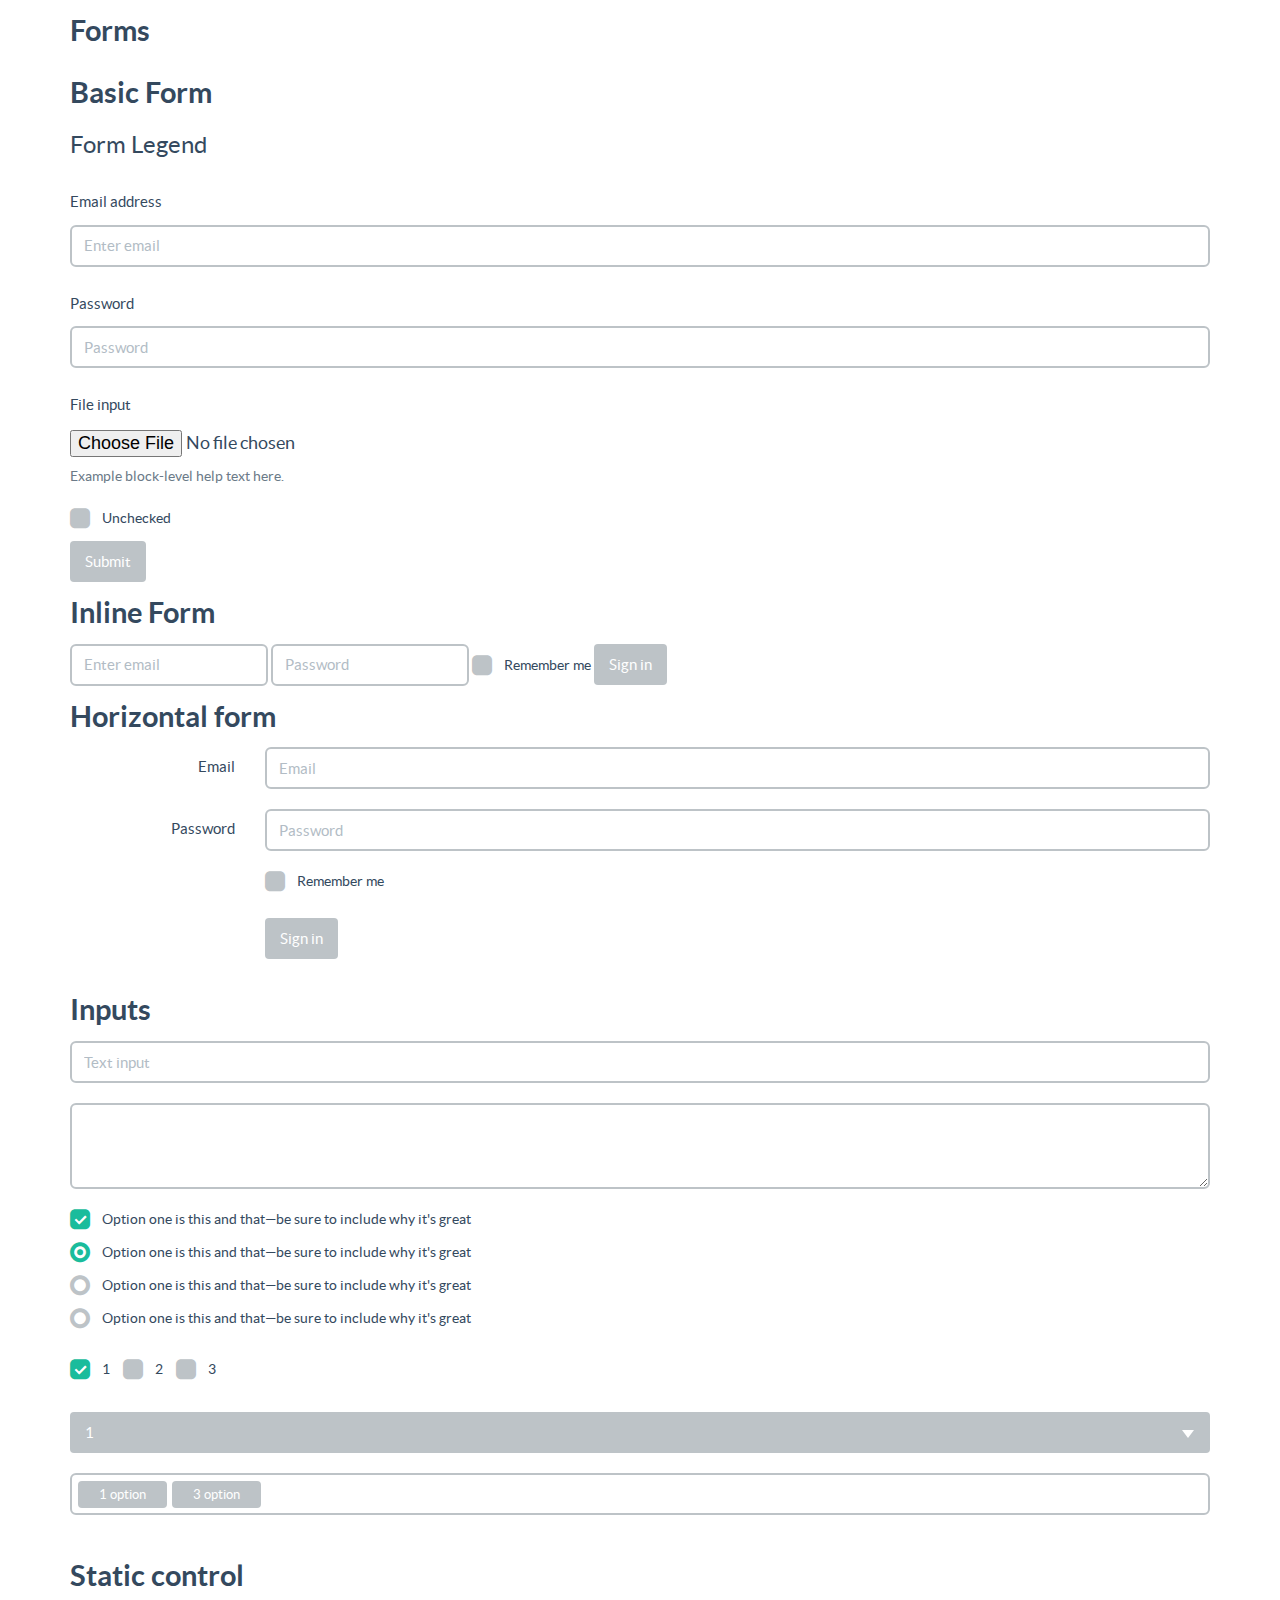
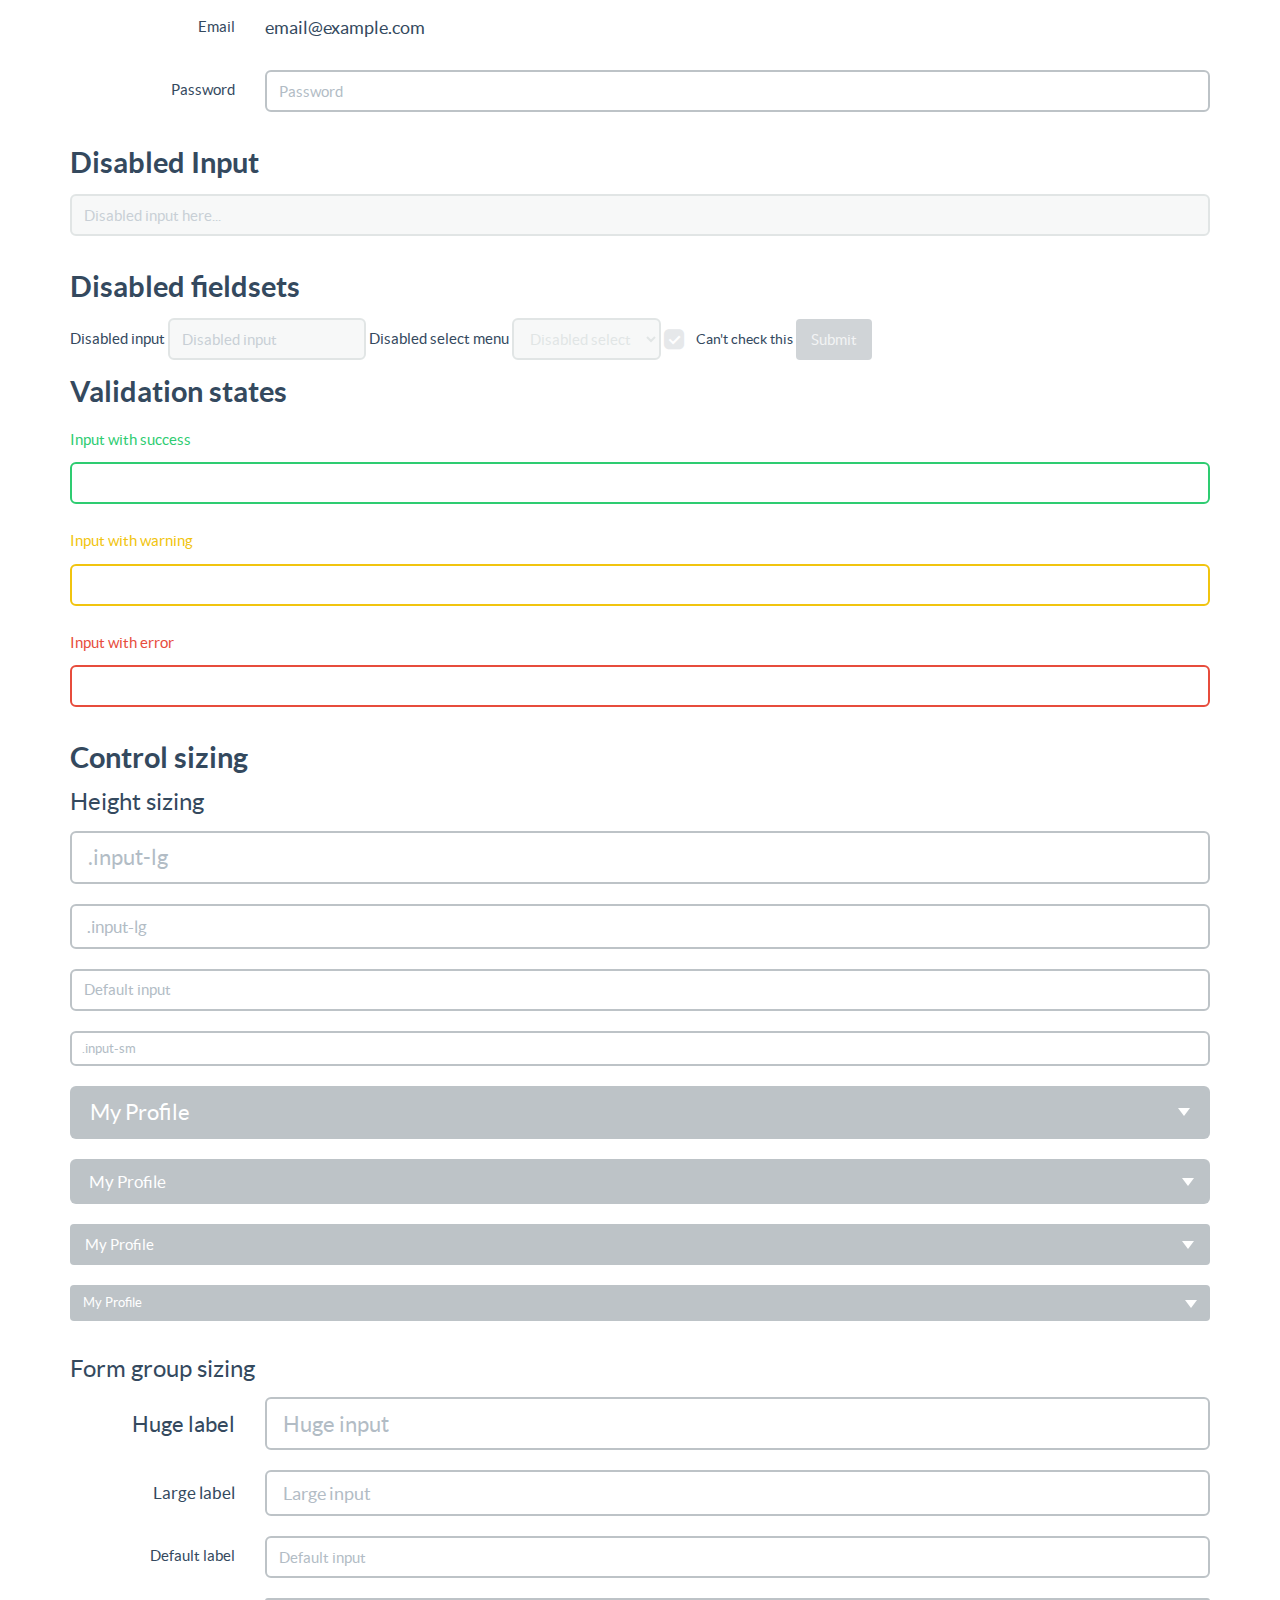
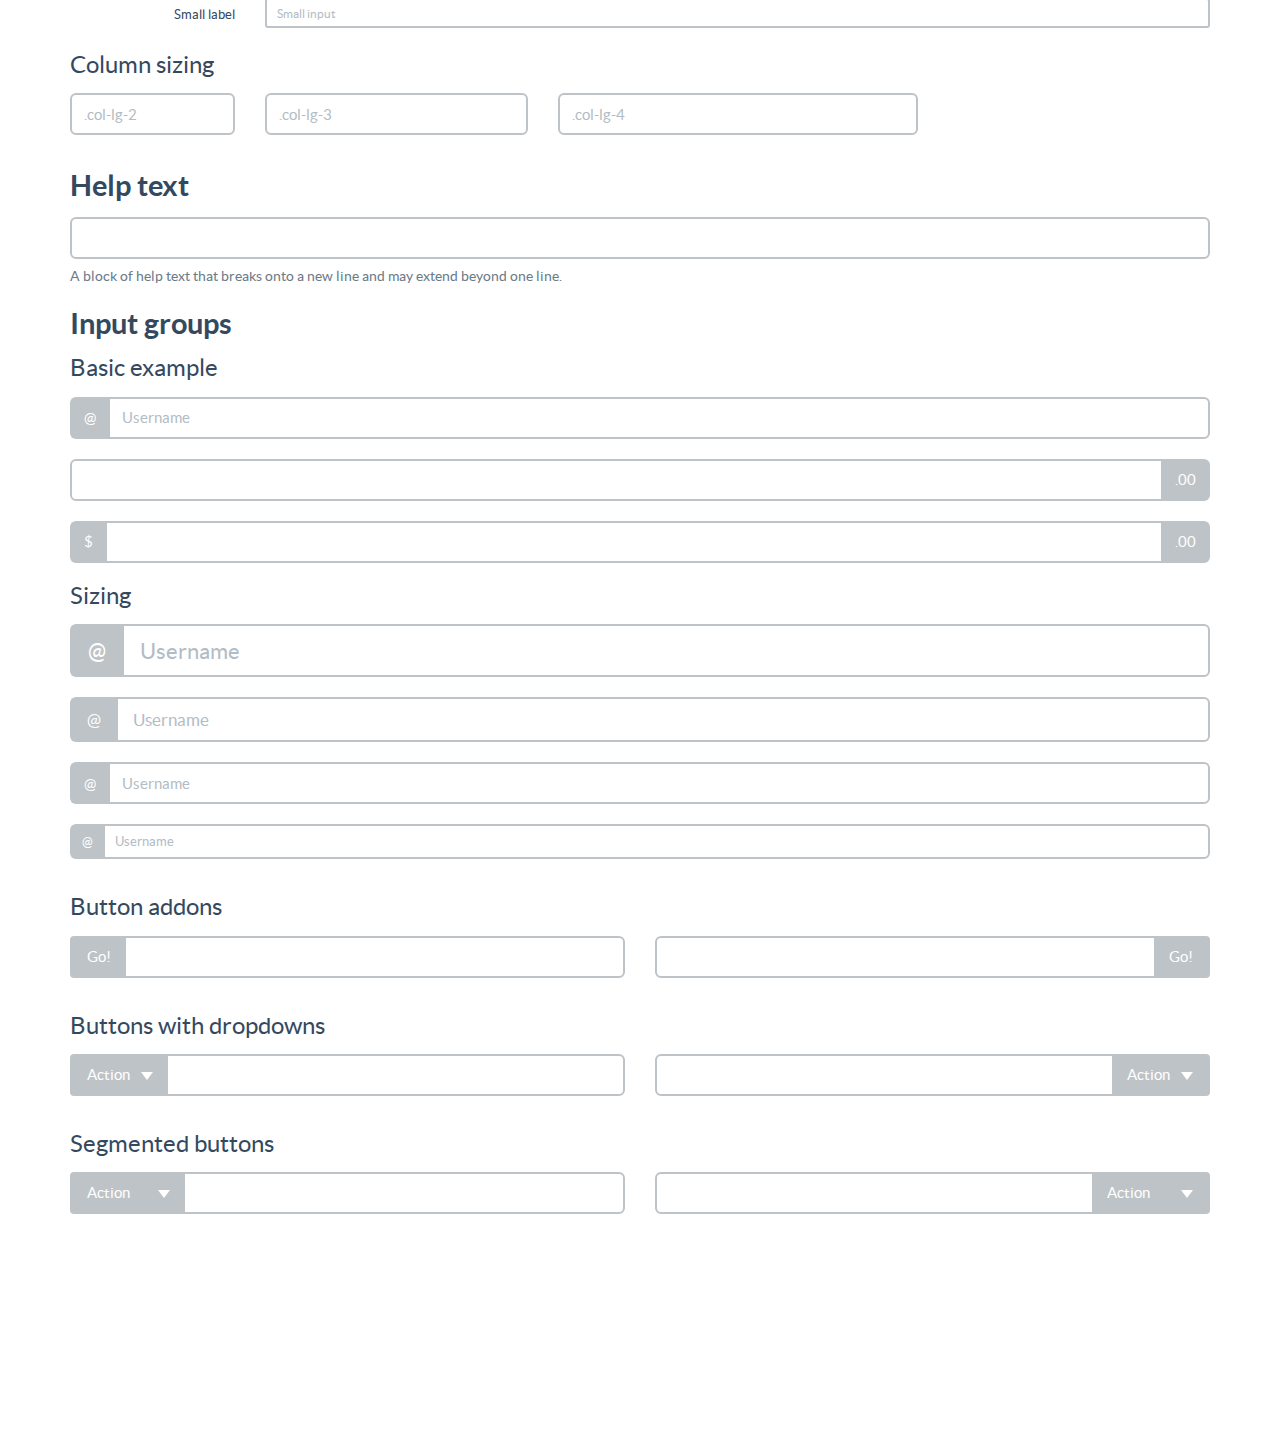
<file: Flat-UI-Maps/Flat-UI-master/docs/examples/forms.html>
<!DOCTYPE html>
<html lang="en">
  <head>
    <meta charset="utf-8">
    <title>Flat UI Free</title>
    <meta name="viewport" content="width=device-width, initial-scale=1.0">

    <!-- Loading Bootstrap -->
    <link href="../../dist/css/vendor/bootstrap/css/bootstrap.min.css" rel="stylesheet">

    <!-- Loading Flat UI -->
    <link href="../../dist/css/flat-ui.css" rel="stylesheet">

    <link rel="shortcut icon" href="../../dist/img/favicon.ico">

    <!-- HTML5 shim, for IE6-8 support of HTML5 elements. All other JS at the end of file. -->
    <!--[if lt IE 9]>
      <script src="../../dist/js/vendor/html5shiv.js"></script>
      <script src="../../dist/js/vendor/respond.min.js"></script>
    <![endif]-->
  </head>
  <body>

    <style>
      body {
        padding-bottom: 200px;
      }
    </style>

    <div class="container">
      <h4>Forms</h4>
      <div class="row">
        <div class="col-md-12">
          <h4>Basic Form</h4>
          <form role="form">
            <legend>Form Legend</legend>
            <div class="form-group">
              <label for="exampleInputEmail1">Email address</label>
              <input type="email" class="form-control" id="exampleInputEmail1" placeholder="Enter email">
            </div>
            <div class="form-group">
              <label for="exampleInputPassword1">Password</label>
              <input type="password" class="form-control" id="exampleInputPassword1" placeholder="Password">
            </div>
            <div class="form-group">
              <label for="exampleInputFile">File input</label>
              <input type="file" id="exampleInputFile">
              <p class="help-block">Example block-level help text here.</p>
            </div>
            <label class="checkbox" for="checkbox1">
              <input type="checkbox" data-toggle="checkbox" value="" id="checkbox1" required>
              Unchecked
            </label>
            <button type="submit" class="btn btn-default">Submit</button>
          </form>
        </div><!-- /.col-md-12 -->
      </div><!-- /.row -->
      <div class="row">
        <div class="col-md-12">
          <h4>Inline Form</h4>
          <form class="form-inline" role="form">
            <div class="form-group">
              <label class="sr-only" for="exampleInputEmail2">Email address</label>
              <input type="email" class="form-control" id="exampleInputEmail2" placeholder="Enter email">
            </div>
            <div class="form-group">
              <label class="sr-only" for="exampleInputPassword2">Password</label>
              <input type="password" class="form-control" id="exampleInputPassword2" placeholder="Password">
            </div>
            <div class="form-group">
              <label class="checkbox" for="checkbox2">
                <input type="checkbox" data-toggle="checkbox" value="" id="checkbox2" required>
                Remember me
              </label>
            </div>
            <button type="submit" class="btn btn-default">Sign in</button>
          </form>
        </div><!-- /.col-md-12 -->
      </div><!-- /.row -->
      <div class="row">
        <div class="col-md-12">
          <h4>Horizontal form</h4>
          <form class="form-horizontal" role="form">
            <div class="form-group">
              <label for="inputEmail1" class="col-lg-2 control-label">Email</label>
              <div class="col-lg-10">
                <input type="email" class="form-control" id="inputEmail1" placeholder="Email">
              </div>
            </div>
            <div class="form-group">
              <label for="inputPassword1" class="col-lg-2 control-label">Password</label>
              <div class="col-lg-10">
                <input type="password" class="form-control" id="inputPassword1" placeholder="Password">
              </div>
            </div>
            <div class="form-group">
              <div class="col-lg-offset-2 col-lg-10">
                <label class="checkbox" for="checkbox3">
                  <input type="checkbox" data-toggle="checkbox" value="" id="checkbox3" required>
                  Remember me
                </label>
              </div>
            </div>
            <div class="form-group">
              <div class="col-lg-offset-2 col-lg-10">
                <button type="submit" class="btn btn-default">Sign in</button>
              </div>
            </div>
          </form>
        </div><!-- /.col-md-12 -->
      </div><!-- /.row -->
      <div class="row">
        <div class="col-md-12">
          <h4>Inputs</h4>
          <form action="#" class="form">
            <div class="form-group">
              <input type="text" class="form-control" placeholder="Text input">
            </div>
            <div class="form-group">
              <textarea class="form-control" rows="3"></textarea>
            </div>
            <div class="form-group">
              <label class="checkbox" for="checkbox4">
                <input type="checkbox" data-toggle="checkbox" value="" id="checkbox4" required checked>
                 Option one is this and that&mdash;be sure to include why it's great
              </label>
              <label class="radio" for="radio4a">
                <input type="radio" name="optionsRadios" data-toggle="radio" value="" id="radio4a" required checked>
                 Option one is this and that&mdash;be sure to include why it's great
              </label>
              <label class="radio" for="radio4b">
                <input type="radio" name="optionsRadios" data-toggle="radio" value="" id="radio4b" required>
                 Option one is this and that&mdash;be sure to include why it's great
              </label>
              <label class="radio" for="radio4c">
                <input type="radio" name="optionsRadios" data-toggle="radio" value="" id="radio4c" required>
                 Option one is this and that&mdash;be sure to include why it's great
              </label>
            </div>
            <div class="form-group">
              <label class="checkbox checkbox-inline" for="checkbox5a">
                <input type="checkbox" data-toggle="checkbox" value="" id="checkbox5a" required checked> 1
              </label>
              <label class="checkbox checkbox-inline" for="checkbox5b">
                <input type="checkbox" data-toggle="checkbox" value="" id="checkbox5b" required > 2
              </label>
              <label class="checkbox checkbox-inline" for="checkbox5c">
                <input type="checkbox" data-toggle="checkbox" value="" id="checkbox5c" required > 3
              </label>
            </div>
            <div class="form-group">
              <select data-toggle="select" class="form-control select select-default">
                <option>1</option>
                <option>2</option>
                <option>3</option>
                <option>4</option>
                <option>5</option>
              </select>
            </div>
            <div class="form-group">
              <select data-toggle="select" multiple class="form-control multiselect multiselect-default mrs mbm">
                <option value="0" selected>1 option</option>
                <option value="1">2 option</option>
                <option value="2" selected>3 option</option>
                <option value="3">4 option</option>
                <option value="4">5 option</option>
              </select>
            </div>
          </form>
        </div>
      </div><!-- /.row -->
      <div class="row">
        <div class="col-md-12">
          <h4>Static control</h4>
          <form class="form-horizontal" role="form">
            <div class="form-group">
              <label class="col-lg-2 control-label">Email</label>
              <div class="col-lg-10">
                <p class="form-control-static">email@example.com</p>
              </div>
            </div>
            <div class="form-group">
              <label for="inputPassword" class="col-lg-2 control-label">Password</label>
              <div class="col-lg-10">
                <input type="password" class="form-control" id="inputPassword" placeholder="Password">
              </div>
            </div>
          </form>
        </div>
      </div><!-- /.row -->
      <div class="row">
        <div class="col-md-12">
          <h4>Disabled Input</h4>
          <form action="#" class="form">
            <div class="form-group">
              <input class="form-control" id="disabledInput" type="text" placeholder="Disabled input here..." disabled>
            </div>
          </form>
        </div>
      </div><!-- /.row -->
      <div class="row">
        <div class="col-md-12">
          <h4>Disabled fieldsets</h4>
          <form class="form-inline" role="form">
            <fieldset disabled>
              <div class="form-group">
                <label for="disabledTextInput">Disabled input</label>
                <input type="text" id="disabledTextInput" class="form-control" placeholder="Disabled input">
              </div>
              <div class="form-group">
                <label for="disabledSelect">Disabled select menu</label>
                <select id="disabledSelect" class="form-control">
                  <option>Disabled select</option>
                </select>
              </div>
              <label class="checkbox checkbox-inline" for="checkbox6">
                <input type="checkbox" data-toggle="checkbox" value="" id="checkbox6" required checked> Can't check this
              </label>
              <button type="submit" class="btn btn-primary">Submit</button>
            </fieldset>
          </form>
        </div>
      </div><!-- /.row -->
      <div class="row">
        <div class="col-md-12">
          <h4>Validation states</h4>
          <div class="form-group has-success">
            <label class="control-label" for="inputSuccess">Input with success</label>
            <input type="text" class="form-control" id="inputSuccess">
          </div>
          <div class="form-group has-warning">
            <label class="control-label" for="inputWarning">Input with warning</label>
            <input type="text" class="form-control" id="inputWarning">
          </div>
          <div class="form-group has-error">
            <label class="control-label" for="inputError">Input with error</label>
            <input type="text" class="form-control" id="inputError">
          </div>
        </div>
      </div><!-- /.row -->
      <div class="row">
        <div class="col-md-12">
          <h4>Control sizing</h4>
          <h6>Height sizing</h6>
          <div class="form-group">
            <input class="form-control input-hg" type="text" placeholder=".input-lg">
          </div>
          <div class="form-group">
            <input class="form-control input-lg" type="text" placeholder=".input-lg">
          </div>
          <div class="form-group">
            <input class="form-control" type="text" placeholder="Default input">
          </div>
          <div class="form-group">
            <input class="form-control input-sm" type="text" placeholder=".input-sm">
          </div>

          <div class="form-group">
            <select data-toggle="select" class="form-control select select-default select-hg">
              <optgroup label="Profile">
                <option value="0">My Profile</option>
                <option value="1">My Friends</option>
              </optgroup>
              <optgroup label="System">
                <option value="2">Messages</option>
                <option value="3">My Settings</option>
                <option value="4" class="highlighted">Logout</option>
              </optgroup>
            </select>
          </div>
          <div class="form-group">
            <select data-toggle="select" class="form-control select select-default select-lg">
              <optgroup label="Profile">
                <option value="0">My Profile</option>
                <option value="1">My Friends</option>
              </optgroup>
              <optgroup label="System">
                <option value="2">Messages</option>
                <option value="3">My Settings</option>
                <option value="4" class="highlighted">Logout</option>
              </optgroup>
            </select>
          </div>
          <div class="form-group">
            <select data-toggle="select" class="form-control select select-default">
              <optgroup label="Profile">
                <option value="0">My Profile</option>
                <option value="1">My Friends</option>
              </optgroup>
              <optgroup label="System">
                <option value="2">Messages</option>
                <option value="3">My Settings</option>
                <option value="4" class="highlighted">Logout</option>
              </optgroup>
            </select>
          </div>
          <div class="form-group">
            <select data-toggle="select" class="form-control select select-default select-sm">
              <optgroup label="Profile">
                <option value="0">My Profile</option>
                <option value="1">My Friends</option>
              </optgroup>
              <optgroup label="System">
                <option value="2">Messages</option>
                <option value="3">My Settings</option>
                <option value="4" class="highlighted">Logout</option>
              </optgroup>
            </select>
          </div>
        </div>
      </div>
      <h6>Form group sizing</h6>
      <form class="form-horizontal" role="form">
        <div class="form-group form-group-hg">
          <label class="col-sm-2 control-label" for="formGroupInputHuge">Huge label</label>
          <div class="col-sm-10">
            <input class="form-control" type="text" id="formGroupInputHuge" placeholder="Huge input">
          </div>
        </div>
        <div class="form-group form-group-lg">
          <label class="col-sm-2 control-label" for="formGroupInputLarge">Large label</label>
          <div class="col-sm-10">
            <input class="form-control" type="text" id="formGroupInputLarge" placeholder="Large input">
          </div>
        </div>
        <div class="form-group">
          <label class="col-sm-2 control-label" for="formGroupInputDefault">Default label</label>
          <div class="col-sm-10">
            <input class="form-control" type="text" id="formGroupInputDefault" placeholder="Default input">
          </div>
        </div>
        <div class="form-group form-group-sm">
          <label class="col-sm-2 control-label" for="formGroupInputSmall">Small label</label>
          <div class="col-sm-10">
            <input class="form-control" type="text" id="formGroupInputSmall" placeholder="Small input">
          </div>
        </div>
      </form>
      <h6>Column sizing</h6>
      <div class="row">
        <div class="col-lg-2">
          <div class="form-group">
            <input type="text" class="form-control" placeholder=".col-lg-2">
          </div><!-- /.form-group -->
        </div>
        <div class="col-lg-3">
          <div class="form-group">
            <input type="text" class="form-control" placeholder=".col-lg-3">
          </div><!-- /.form-group -->
        </div>
        <div class="col-lg-4">
          <div class="form-group">
            <input type="text" class="form-control" placeholder=".col-lg-4">
          </div><!-- /.form-group -->
        </div>
      </div>
      <div class="row">
        <div class="col-md-12">
          <h4>Help text</h4>
          <form class="form">
            <input type="text" class="form-control">
            <span class="help-block">A block of help text that breaks onto a new line and may extend beyond one line.</span>
          </form>
        </div>
      </div>
      <div class="row">
        <div class="col-md-12">
          <h4>Input groups</h4>
          <h6>Basic example</h6>
          <div class="form-group">
            <div class="input-group">
              <span class="input-group-addon">@</span>
              <input type="text" class="form-control" placeholder="Username">
            </div>
          </div>
          <div class="form-group">
            <div class="input-group">
              <input type="text" class="form-control">
              <span class="input-group-addon">.00</span>
            </div>
          </div>
          <div class="form-group">
            <div class="input-group">
              <span class="input-group-addon">$</span>
              <input type="text" class="form-control">
              <span class="input-group-addon">.00</span>
            </div>
          </div>
          <h6>Sizing</h6>
          <div class="form-group">
            <div class="input-group input-group-hg">
              <span class="input-group-addon">@</span>
              <input type="text" class="form-control input-hg" placeholder="Username">
            </div>
          </div>
          <div class="form-group">
            <div class="input-group input-group-lg">
              <span class="input-group-addon">@</span>
              <input type="text" class="form-control input-lg" placeholder="Username">
            </div>
          </div>

          <div class="form-group">
            <div class="input-group">
              <span class="input-group-addon">@</span>
              <input type="text" class="form-control" placeholder="Username">
            </div>
          </div>

          <div class="form-group">
            <div class="input-group input-group-sm">
              <span class="input-group-addon">@</span>
              <input type="text" class="form-control" placeholder="Username">
            </div>
          </div>

        </div>
      </div><!-- /.row -->
      <h6>Button addons</h6>
      <div class="row">
        <div class="col-lg-6">
          <div class="form-group">
            <div class="input-group">
              <span class="input-group-btn">
                <button class="btn btn-default" type="button">Go!</button>
              </span>
              <input type="text" class="form-control">
            </div><!-- /input-group -->
          </div>
        </div><!-- /.col-lg-6 -->
        <div class="col-lg-6">
          <div class="form-group">
            <div class="input-group">
              <input type="text" class="form-control">
              <span class="input-group-btn">
                <button class="btn btn-default" type="button">Go!</button>
              </span>
            </div><!-- /input-group -->
          </div><!-- /.form-group -->
        </div><!-- /.col-lg-6 -->
      </div><!-- /.row -->
      <h6>Buttons with dropdowns</h6>
      <div class="row">
        <div class="col-lg-6">
          <div class="form-group">
            <div class="input-group">
              <div class="input-group-btn">
                <button type="button" class="btn btn-default dropdown-toggle" data-toggle="dropdown">Action <span class="caret"></span></button>
                <ul class="dropdown-menu">
                  <li><a href="#">Action</a></li>
                  <li><a href="#">Another action</a></li>
                  <li><a href="#">Something else here</a></li>
                  <li class="divider"></li>
                  <li><a href="#">Separated link</a></li>
                </ul>
              </div><!-- /btn-group -->
              <input type="text" class="form-control">
            </div><!-- /input-group -->
          </div><!-- /.form-group -->
        </div><!-- /.col-lg-6 -->
        <div class="col-lg-6">
          <div class="form-group">
            <div class="input-group">
              <input type="text" class="form-control">
              <div class="input-group-btn">
                <button type="button" class="btn btn-default dropdown-toggle" data-toggle="dropdown">Action <span class="caret"></span></button>
                <ul class="dropdown-menu pull-right">
                  <li><a href="#">Action</a></li>
                  <li><a href="#">Another action</a></li>
                  <li><a href="#">Something else here</a></li>
                  <li class="divider"></li>
                  <li><a href="#">Separated link</a></li>
                </ul>
              </div><!-- /btn-group -->
            </div><!-- /input-group -->
          </div><!-- /.form-group -->
        </div><!-- /.col-lg-6 -->
      </div><!-- /.row -->
      <h6>Segmented buttons</h6>
      <div class="row">
        <div class="col-lg-6">
          <div class="form-group">
            <div class="input-group">
              <div class="input-group-btn">
                <button tabindex="-1" class="btn btn-default" type="button">Action</button>
                <button tabindex="-1" data-toggle="dropdown" class="btn btn-default dropdown-toggle" type="button">
                  <span class="caret"></span>
                </button>
                <ul role="menu" class="dropdown-menu">
                  <li><a href="#">Action</a></li>
                  <li><a href="#">Another action</a></li>
                  <li><a href="#">Something else here</a></li>
                  <li class="divider"></li>
                  <li><a href="#">Separated link</a></li>
                </ul>
              </div>
              <input type="text" class="form-control">
            </div><!-- /.input-group -->
          </div><!-- /.form-group -->
        </div><!-- /.col-lg-6 -->
        <div class="col-lg-6">
          <div class="form-group">
            <div class="input-group">
              <input type="text" class="form-control">
              <div class="input-group-btn">
                <button tabindex="-1" class="btn btn-default" type="button">Action</button>
                <button tabindex="-1" data-toggle="dropdown" class="btn btn-default dropdown-toggle" type="button">
                  <span class="caret"></span>
                </button>
                <ul role="menu" class="dropdown-menu pull-right">
                  <li><a href="#">Action</a></li>
                  <li><a href="#">Another action</a></li>
                  <li><a href="#">Something else here</a></li>
                  <li class="divider"></li>
                  <li><a href="#">Separated link</a></li>
                </ul>
              </div>
            </div><!-- /.input-group -->
          </div><!-- /.form-group -->
        </div><!-- /.col-lg-6 -->
      </div><!-- /.row -->
    </div><!-- /.container -->

    <!-- jQuery (necessary for Bootstrap's JavaScript plugins) -->
    <script src="../../dist/js/vendor/jquery.min.js"></script>
    <!-- Include all compiled plugins (below), or include individual files as needed -->
    <script src="../../dist/js/flat-ui.min.js"></script>

    <script src="../assets/js/application.js"></script>

  </body>
</html>
</file>
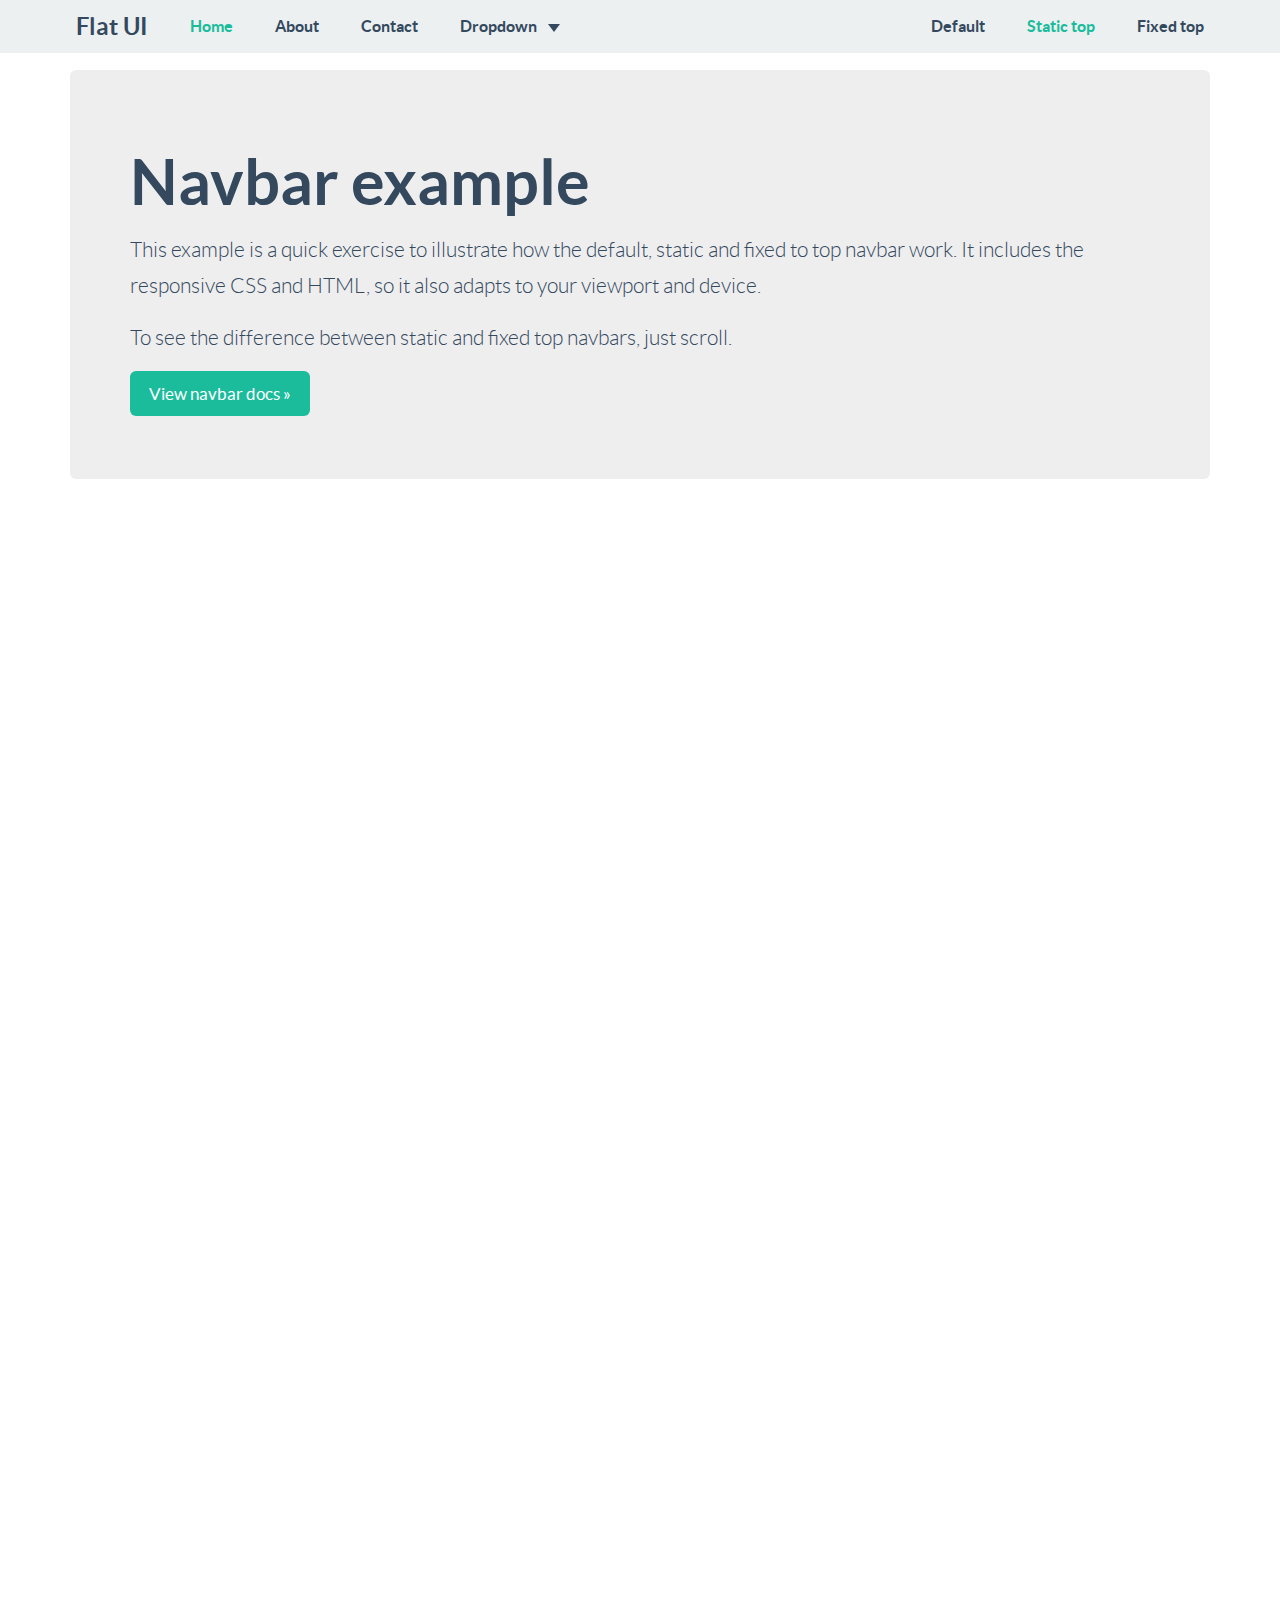
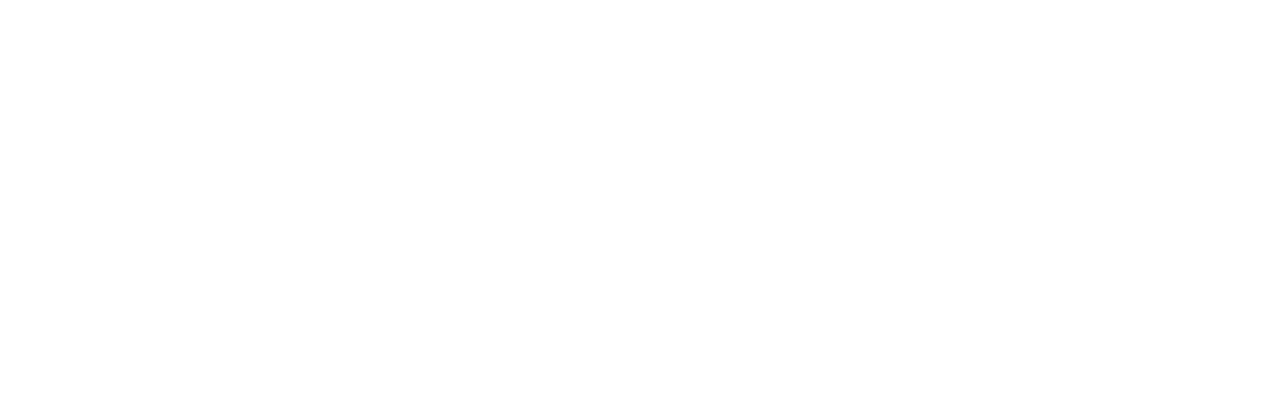
<file: Flat-UI-Maps/Flat-UI-master/docs/examples/navbar-fixed-top.html>
<!DOCTYPE html>
<html lang="en">
  <head>
    <meta charset="utf-8">
    <title>Flat UI Free</title>
    <meta name="viewport" content="width=device-width, initial-scale=1.0">

    <!-- Loading Bootstrap -->
    <link href="../../dist/css/vendor/bootstrap/css/bootstrap.min.css" rel="stylesheet">

    <!-- Loading Flat UI -->
    <link href="../../dist/css/flat-ui.css" rel="stylesheet">

    <link rel="shortcut icon" href="../../dist/img/favicon.ico">

    <!-- HTML5 shim, for IE6-8 support of HTML5 elements. All other JS at the end of file. -->
    <!--[if lt IE 9]>
      <script src="../../dist/js/vendor/html5shiv.js"></script>
      <script src="../../dist/js/vendor/respond.min.js"></script>
    <![endif]-->
  </head>
  <body>
    <style>
      body {
        min-height: 2000px;
        padding-top: 70px;
      }
    </style>

    <!-- Static navbar -->
    <div class="navbar navbar-default navbar-fixed-top" role="navigation">
      <div class="container">
        <div class="navbar-header">
          <button type="button" class="navbar-toggle" data-toggle="collapse" data-target=".navbar-collapse">
            <span class="sr-only">Toggle navigation</span>
          </button>
          <a class="navbar-brand" href="#">Flat UI</a>
        </div>
        <div class="navbar-collapse collapse">
          <ul class="nav navbar-nav">
            <li class="active"><a href="#">Home</a></li>
            <li><a href="#about">About</a></li>
            <li><a href="#contact">Contact</a></li>
            <li class="dropdown">
              <a href="#" class="dropdown-toggle" data-toggle="dropdown">Dropdown <b class="caret"></b></a>
              <ul class="dropdown-menu">
                <li><a href="#">Action</a></li>
                <li><a href="#">Another action</a></li>
                <li><a href="#">Something else here</a></li>
                <li class="divider"></li>
                <li class="dropdown-header">Nav header</li>
                <li><a href="#">Separated link</a></li>
                <li><a href="#">One more separated link</a></li>
              </ul>
            </li>
          </ul>
          <ul class="nav navbar-nav navbar-right">
            <li><a href="../navbar/">Default</a></li>
            <li class="active"><a href="./">Static top</a></li>
            <li><a href="../navbar-fixed-top/">Fixed top</a></li>
          </ul>
        </div><!--/.nav-collapse -->
      </div>
    </div>


    <div class="container">

      <!-- Main component for a primary marketing message or call to action -->
      <div class="jumbotron">
        <h1>Navbar example</h1>
        <p>This example is a quick exercise to illustrate how the default, static and fixed to top navbar work. It includes the responsive CSS and HTML, so it also adapts to your viewport and device.</p>
        <p>To see the difference between static and fixed top navbars, just scroll.</p>
        <p>
          <a class="btn btn-lg btn-primary" href="../../components/#navbar" role="button">View navbar docs &raquo;</a>
        </p>
      </div>

    </div> <!-- /container -->

    <!-- jQuery (necessary for Bootstrap's JavaScript plugins) -->
    <script src="../../dist/js/vendor/jquery.min.js"></script>
    <!-- Include all compiled plugins (below), or include individual files as needed -->
    <script src="../../dist/js/flat-ui.min.js"></script>

    <script src="../assets/js/application.js"></script>

  </body>
</html>
</file>
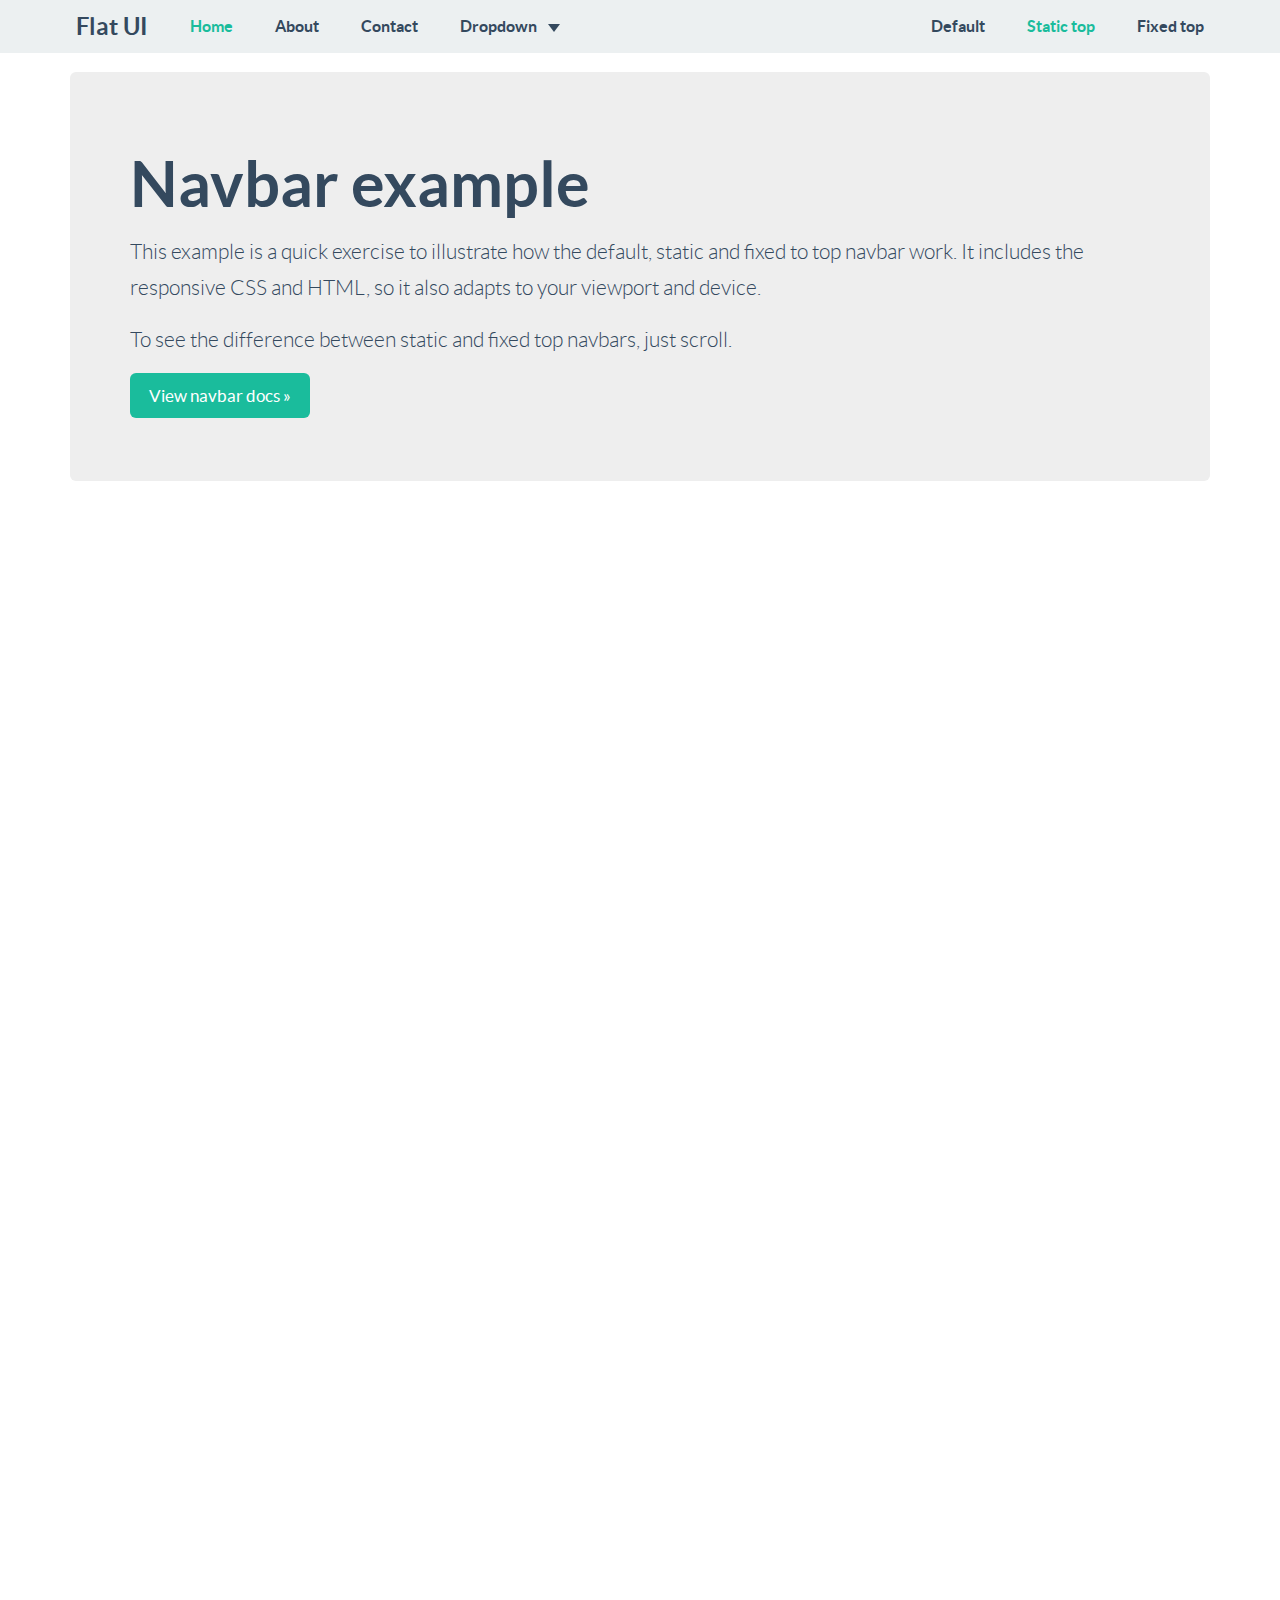
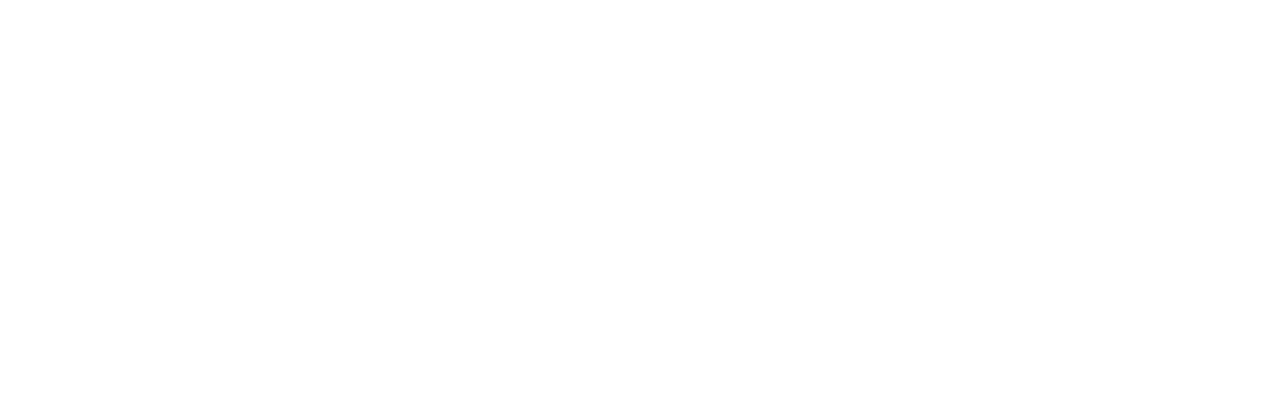
<file: Flat-UI-Maps/Flat-UI-master/docs/examples/navbar-static-top.html>
<!DOCTYPE html>
<html lang="en">
  <head>
    <meta charset="utf-8">
    <title>Flat UI Free</title>
    <meta name="viewport" content="width=device-width, initial-scale=1.0">

    <!-- Loading Bootstrap -->
    <link href="../../dist/css/vendor/bootstrap/css/bootstrap.min.css" rel="stylesheet">

    <!-- Loading Flat UI -->
    <link href="../../dist/css/flat-ui.css" rel="stylesheet">

    <link rel="shortcut icon" href="../../dist/img/favicon.ico">

    <!-- HTML5 shim, for IE6-8 support of HTML5 elements. All other JS at the end of file. -->
    <!--[if lt IE 9]>
      <script src="../../dist/js/vendor/html5shiv.js"></script>
      <script src="../../dist/js/vendor/respond.min.js"></script>
    <![endif]-->
  </head>
  <body>
    <style>
      body {
        min-height: 2000px;
      }

      .navbar-static-top {
        margin-bottom: 19px;
      }
    </style>

    <!-- Static navbar -->
    <div class="navbar navbar-default navbar-static-top" role="navigation">
      <div class="container">
        <div class="navbar-header">
          <button type="button" class="navbar-toggle" data-toggle="collapse" data-target=".navbar-collapse">
            <span class="sr-only">Toggle navigation</span>
          </button>
          <a class="navbar-brand" href="#">Flat UI</a>
        </div>
        <div class="navbar-collapse collapse">
          <ul class="nav navbar-nav">
            <li class="active"><a href="#">Home</a></li>
            <li><a href="#about">About</a></li>
            <li><a href="#contact">Contact</a></li>
            <li class="dropdown">
              <a href="#" class="dropdown-toggle" data-toggle="dropdown">Dropdown <b class="caret"></b></a>
              <ul class="dropdown-menu">
                <li><a href="#">Action</a></li>
                <li><a href="#">Another action</a></li>
                <li><a href="#">Something else here</a></li>
                <li class="divider"></li>
                <li class="dropdown-header">Nav header</li>
                <li><a href="#">Separated link</a></li>
                <li><a href="#">One more separated link</a></li>
              </ul>
            </li>
          </ul>
          <ul class="nav navbar-nav navbar-right">
            <li><a href="../navbar/">Default</a></li>
            <li class="active"><a href="./">Static top</a></li>
            <li><a href="../navbar-fixed-top/">Fixed top</a></li>
          </ul>
        </div><!--/.nav-collapse -->
      </div>
    </div>


    <div class="container">

      <!-- Main component for a primary marketing message or call to action -->
      <div class="jumbotron">
        <h1>Navbar example</h1>
        <p>This example is a quick exercise to illustrate how the default, static and fixed to top navbar work. It includes the responsive CSS and HTML, so it also adapts to your viewport and device.</p>
        <p>To see the difference between static and fixed top navbars, just scroll.</p>
        <p>
          <a class="btn btn-lg btn-primary" href="../../components/#navbar" role="button">View navbar docs &raquo;</a>
        </p>
      </div>

    </div> <!-- /container -->

    <!-- jQuery (necessary for Bootstrap's JavaScript plugins) -->
    <script src="../../dist/js/vendor/jquery.min.js"></script>
    <!-- Include all compiled plugins (below), or include individual files as needed -->
    <script src="../../dist/js/flat-ui.min.js"></script>

    <script src="../assets/js/application.js"></script>

  </body>
</html>
</file>
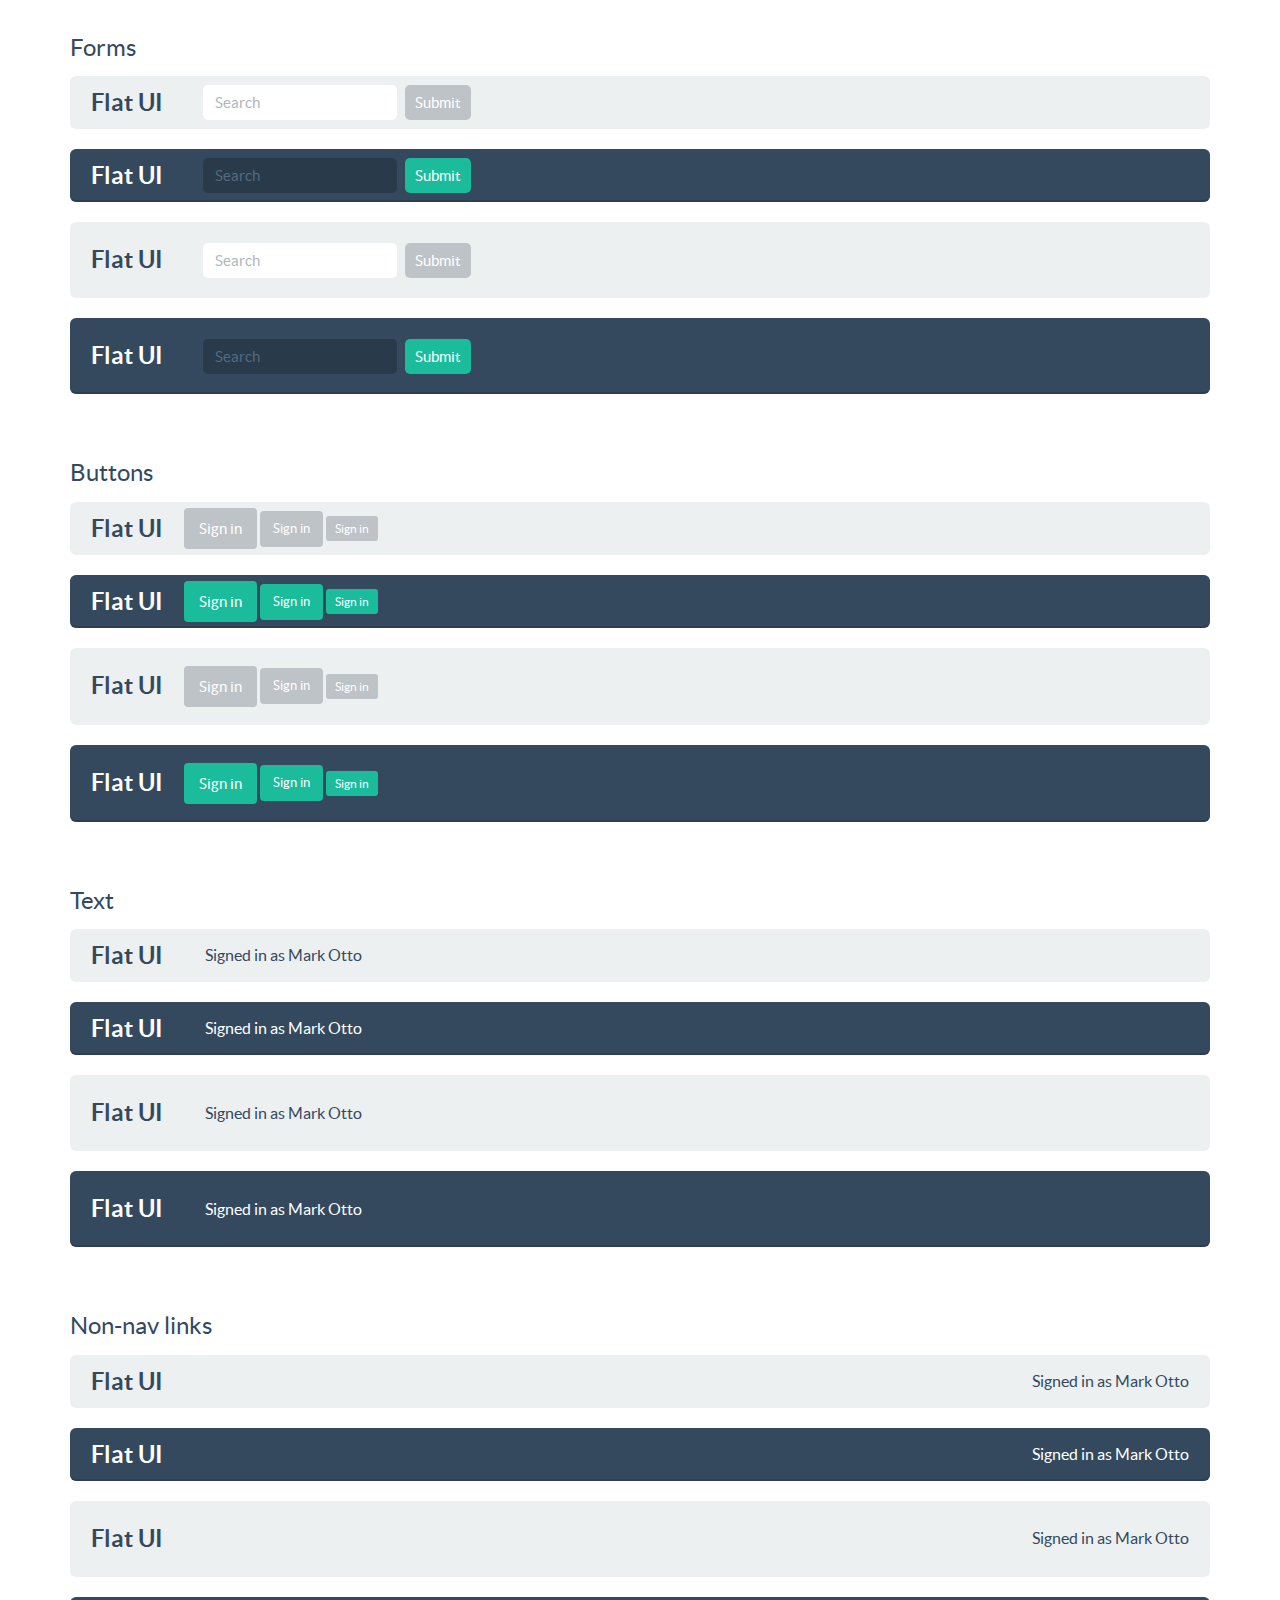
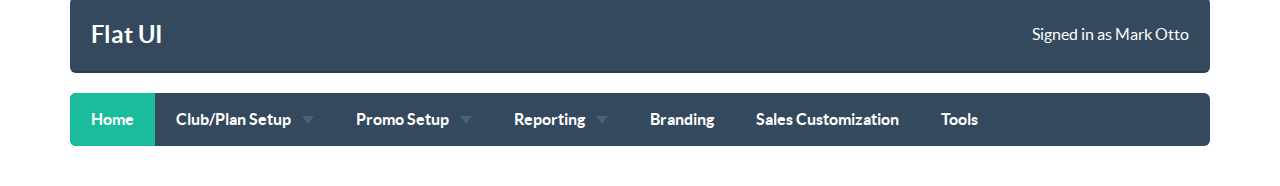
<file: Flat-UI-Maps/Flat-UI-master/docs/examples/navbars-with-elements.html>
<!DOCTYPE html>
<html lang="en">
  <head>
    <meta charset="utf-8">
    <title>Flat UI Free</title>
    <meta name="viewport" content="width=device-width, initial-scale=1.0">

    <!-- Loading Bootstrap -->
    <link href="../../dist/css/vendor/bootstrap/css/bootstrap.min.css" rel="stylesheet">

    <!-- Loading Flat UI -->
    <link href="../../dist/css/flat-ui.css" rel="stylesheet">

    <link rel="shortcut icon" href="../../dist/img/favicon.ico">

    <!-- HTML5 shim, for IE6-8 support of HTML5 elements. All other JS at the end of file. -->
    <!--[if lt IE 9]>
      <script src="../../dist/js/vendor/html5shiv.js"></script>
      <script src="../../dist/js/vendor/respond.min.js"></script>
    <![endif]-->
  </head>
  <body>
    <style>
      body {
          padding-bottom: 20px;
          padding-top: 20px;
      }
      .navbar {
          margin-bottom: 20px;
      }
    </style>
    <div class="container">
      <h6>Forms</h6>
      <nav role="navigation" class="navbar navbar-default">
        <div class="navbar-header">
          <button data-target="#bs-example-navbar-collapse-2" data-toggle="collapse" class="navbar-toggle" type="button">
            <span class="sr-only">Toggle navigation</span>
            <span class="icon-bar"></span>
            <span class="icon-bar"></span>
            <span class="icon-bar"></span>
          </button>
          <a href="#" class="navbar-brand">Flat UI</a>
        </div>
        <div id="bs-example-navbar-collapse-2" class="collapse navbar-collapse">
          <form role="search" class="navbar-form navbar-left">
            <div class="form-group">
              <input type="text" placeholder="Search" class="form-control">
            </div>
            <button class="btn btn-default" type="submit">Submit</button>
          </form>
        </div>
      </nav>
      <nav role="navigation" class="navbar navbar-inverse navbar-embossed">
        <div class="navbar-header">
          <button data-target="#bs-example-navbar-collapse-3" data-toggle="collapse" class="navbar-toggle" type="button">
            <span class="sr-only">Toggle navigation</span>
            <span class="icon-bar"></span>
            <span class="icon-bar"></span>
            <span class="icon-bar"></span>
          </button>
          <a href="#" class="navbar-brand">Flat UI</a>
        </div>
        <div id="bs-example-navbar-collapse-3" class="collapse navbar-collapse">
          <form role="search" class="navbar-form navbar-left">
            <div class="form-group">
              <input type="text" placeholder="Search" class="form-control">
            </div>
            <button class="btn btn-default" type="submit">Submit</button>
          </form>
        </div>
      </nav>
      <nav role="navigation" class="navbar navbar-default navbar-lg">
        <div class="navbar-header">
          <button data-target="#bs-example-navbar-collapse-4" data-toggle="collapse" class="navbar-toggle" type="button">
            <span class="sr-only">Toggle navigation</span>
            <span class="icon-bar"></span>
            <span class="icon-bar"></span>
            <span class="icon-bar"></span>
          </button>
          <a href="#" class="navbar-brand">Flat UI</a>
        </div>
        <div id="bs-example-navbar-collapse-4" class="collapse navbar-collapse">
          <form role="search" class="navbar-form navbar-left">
            <div class="form-group">
              <input type="text" placeholder="Search" class="form-control">
            </div>
            <button class="btn btn-default" type="submit">Submit</button>
          </form>
        </div>
      </nav>
      <nav role="navigation" class="navbar navbar-inverse navbar-embossed navbar-lg">
        <div class="navbar-header">
          <button data-target="#bs-example-navbar-collapse-5" data-toggle="collapse" class="navbar-toggle" type="button">
            <span class="sr-only">Toggle navigation</span>
            <span class="icon-bar"></span>
            <span class="icon-bar"></span>
            <span class="icon-bar"></span>
          </button>
          <a href="#" class="navbar-brand">Flat UI</a>
        </div>
        <div id="bs-example-navbar-collapse-5" class="collapse navbar-collapse">
          <form role="search" class="navbar-form navbar-left">
            <div class="form-group">
              <input type="text" placeholder="Search" class="form-control">
            </div>
            <button class="btn btn-default" type="submit">Submit</button>
          </form>
        </div>
      </nav>
      <br>
      <h6>Buttons</h6>
      <nav role="navigation" class="navbar navbar-default">
        <div class="navbar-header">
          <button data-target="#bs-example-navbar-collapse-6" data-toggle="collapse" class="navbar-toggle" type="button">
            <span class="sr-only">Toggle navigation</span>
            <span class="icon-bar"></span>
            <span class="icon-bar"></span>
            <span class="icon-bar"></span>
          </button>
          <a href="#" class="navbar-brand">Flat UI</a>
        </div>
        <div id="bs-example-navbar-collapse-6" class="collapse navbar-collapse">
          <button class="btn btn-default navbar-btn" type="button">Sign in</button>
          <button class="btn btn-default navbar-btn btn-sm" type="button">Sign in</button>
          <button class="btn btn-default navbar-btn btn-xs" type="button">Sign in</button>
        </div>
      </nav>
      <nav role="navigation" class="navbar navbar-inverse navbar-embossed">
        <div class="navbar-header">
          <button data-target="#bs-example-navbar-collapse-7" data-toggle="collapse" class="navbar-toggle" type="button">
            <span class="sr-only">Toggle navigation</span>
            <span class="icon-bar"></span>
            <span class="icon-bar"></span>
            <span class="icon-bar"></span>
          </button>
          <a href="#" class="navbar-brand">Flat UI</a>
        </div>
        <div id="bs-example-navbar-collapse-7" class="collapse navbar-collapse">
          <button class="btn btn-default navbar-btn" type="button">Sign in</button>
          <button class="btn btn-default navbar-btn btn-sm" type="button">Sign in</button>
          <button class="btn btn-default navbar-btn btn-xs" type="button">Sign in</button>
        </div>
      </nav>
      <nav role="navigation" class="navbar navbar-default navbar-lg">
        <div class="navbar-header">
          <button data-target="#bs-example-navbar-collapse-8" data-toggle="collapse" class="navbar-toggle" type="button">
            <span class="sr-only">Toggle navigation</span>
            <span class="icon-bar"></span>
            <span class="icon-bar"></span>
            <span class="icon-bar"></span>
          </button>
          <a href="#" class="navbar-brand">Flat UI</a>
        </div>
        <div id="bs-example-navbar-collapse-8" class="collapse navbar-collapse">
          <button class="btn btn-default navbar-btn" type="button">Sign in</button>
          <button class="btn btn-default navbar-btn btn-sm" type="button">Sign in</button>
          <button class="btn btn-default navbar-btn btn-xs" type="button">Sign in</button>
        </div>
      </nav>
      <nav role="navigation" class="navbar navbar-inverse navbar-embossed navbar-lg">
        <div class="navbar-header">
          <button data-target="#bs-example-navbar-collapse-9" data-toggle="collapse" class="navbar-toggle" type="button">
            <span class="sr-only">Toggle navigation</span>
            <span class="icon-bar"></span>
            <span class="icon-bar"></span>
            <span class="icon-bar"></span>
          </button>
          <a href="#" class="navbar-brand">Flat UI</a>
        </div>
        <div id="bs-example-navbar-collapse-9" class="collapse navbar-collapse">
          <button class="btn btn-default navbar-btn" type="button">Sign in</button>
          <button class="btn btn-default navbar-btn btn-sm" type="button">Sign in</button>
          <button class="btn btn-default navbar-btn btn-xs" type="button">Sign in</button>
        </div>
      </nav>
      <br>
      <h6>Text</h6>
      <nav role="navigation" class="navbar navbar-default">
        <div class="navbar-header">
          <button data-target="#bs-example-navbar-collapse-10" data-toggle="collapse" class="navbar-toggle" type="button">
            <span class="sr-only">Toggle navigation</span>
            <span class="icon-bar"></span>
            <span class="icon-bar"></span>
            <span class="icon-bar"></span>
          </button>
          <a href="#" class="navbar-brand">Flat UI</a>
        </div>
        <div id="bs-example-navbar-collapse-10" class="collapse navbar-collapse">
          <p class="navbar-text">Signed in as Mark Otto</p>
        </div>
      </nav>
      <nav role="navigation" class="navbar navbar-inverse navbar-embossed">
        <div class="navbar-header">
          <button data-target="#bs-example-navbar-collapse-11" data-toggle="collapse" class="navbar-toggle" type="button">
            <span class="sr-only">Toggle navigation</span>
            <span class="icon-bar"></span>
            <span class="icon-bar"></span>
            <span class="icon-bar"></span>
          </button>
          <a href="#" class="navbar-brand">Flat UI</a>
        </div>
        <div id="bs-example-navbar-collapse-11" class="collapse navbar-collapse">
          <p class="navbar-text">Signed in as Mark Otto</p>
        </div>
      </nav>
      <nav role="navigation" class="navbar navbar-default navbar-lg">
        <div class="navbar-header">
          <button data-target="#bs-example-navbar-collapse-12" data-toggle="collapse" class="navbar-toggle" type="button">
            <span class="sr-only">Toggle navigation</span>
            <span class="icon-bar"></span>
            <span class="icon-bar"></span>
            <span class="icon-bar"></span>
          </button>
          <a href="#" class="navbar-brand">Flat UI</a>
        </div>
        <div id="bs-example-navbar-collapse-12" class="collapse navbar-collapse">
          <p class="navbar-text">Signed in as Mark Otto</p>
        </div>
      </nav>
      <nav role="navigation" class="navbar navbar-inverse navbar-embossed navbar-lg">
        <div class="navbar-header">
          <button data-target="#bs-example-navbar-collapse-13" data-toggle="collapse" class="navbar-toggle" type="button">
            <span class="sr-only">Toggle navigation</span>
            <span class="icon-bar"></span>
            <span class="icon-bar"></span>
            <span class="icon-bar"></span>
          </button>
          <a href="#" class="navbar-brand">Flat UI</a>
        </div>
        <div id="bs-example-navbar-collapse-13" class="collapse navbar-collapse">
          <p class="navbar-text">Signed in as Mark Otto</p>
        </div>
      </nav>
      <br>
      <h6>Non-nav links</h6>
      <nav role="navigation" class="navbar navbar-default">
        <div class="navbar-header">
          <button data-target="#bs-example-navbar-collapse-14" data-toggle="collapse" class="navbar-toggle" type="button">
            <span class="sr-only">Toggle navigation</span>
            <span class="icon-bar"></span>
            <span class="icon-bar"></span>
            <span class="icon-bar"></span>
          </button>
          <a href="#" class="navbar-brand">Flat UI</a>
        </div>
        <div id="bs-example-navbar-collapse-14" class="collapse navbar-collapse">
          <p class="navbar-text navbar-right">Signed in as <a class="navbar-link" href="#">Mark Otto</a></p>
        </div>
      </nav>
      <nav role="navigation" class="navbar navbar-inverse navbar-embossed">
        <div class="navbar-header">
          <button data-target="#bs-example-navbar-collapse-15" data-toggle="collapse" class="navbar-toggle" type="button">
            <span class="sr-only">Toggle navigation</span>
            <span class="icon-bar"></span>
            <span class="icon-bar"></span>
            <span class="icon-bar"></span>
          </button>
          <a href="#" class="navbar-brand">Flat UI</a>
        </div>
        <div id="bs-example-navbar-collapse-15" class="collapse navbar-collapse">
          <p class="navbar-text navbar-right">Signed in as <a class="navbar-link" href="#">Mark Otto</a></p>
        </div>
      </nav>
      <nav role="navigation" class="navbar navbar-default navbar-lg">
        <div class="navbar-header">
          <button data-target="#bs-example-navbar-collapse-16" data-toggle="collapse" class="navbar-toggle" type="button">
            <span class="sr-only">Toggle navigation</span>
            <span class="icon-bar"></span>
            <span class="icon-bar"></span>
            <span class="icon-bar"></span>
          </button>
          <a href="#" class="navbar-brand">Flat UI</a>
        </div>
        <div id="bs-example-navbar-collapse-16" class="collapse navbar-collapse">
          <p class="navbar-text navbar-right">Signed in as <a class="navbar-link" href="#">Mark Otto</a></p>
        </div>
      </nav>
      <nav role="navigation" class="navbar navbar-inverse navbar-embossed navbar-lg">
        <div class="navbar-header">
          <button data-target="#bs-example-navbar-collapse-17" data-toggle="collapse" class="navbar-toggle" type="button">
            <span class="sr-only">Toggle navigation</span>
            <span class="icon-bar"></span>
            <span class="icon-bar"></span>
            <span class="icon-bar"></span>
          </button>
          <a href="#" class="navbar-brand">Flat UI</a>
        </div>
        <div id="bs-example-navbar-collapse-17" class="collapse navbar-collapse">
          <p class="navbar-text navbar-right">Signed in as <a class="navbar-link" href="#">Mark Otto</a></p>
        </div>
      </nav>

      <div class="row">
              <div class="col-md-12">
                  <nav class="navbar navbar-inverse" role="navigation">
                      <div class="navbar-header">
                         <button type="button" class="navbar-toggle" data-toggle="collapse" data-target=".navbar-collapse-01">
                             <span class="sr-only">Toggle navigation</span>
                             <span class="icon-bar"></span>
                             <span class="icon-bar"></span>
                             <span class="icon-bar"></span>
                          </button>
                      </div>
                      <div class="collapse navbar-collapse navbar-collapse-01">
                            <ul class="nav navbar-nav navbar-left">
                              <li class="active"><a href="index.html">Home</a></li>
                              <li class="dropdown">
                                <a href="#fakelink" class="dropdown-toggle" data-toggle="dropdown">
                                  Club/Plan Setup
                                  <span class="caret"></span>
                                </a>
                                    <ul class="dropdown-menu">
                                      <li><a href="#fakelink">Configure Clubs</a></li>
                                      <li> <a href="#fakelink">Configure Feature Plans</a></li>
                                    </ul> <!-- /Sub menu -->
                              </li>
                              <li class="dropdown">
                                   <a href="#fakelink" class="dropdown-toggle" data-toggle="dropdown">
                                      Promo Setup
                                      <span class="caret"></span>
                                    </a>
                                    <ul class="dropdown-menu">
                                      <li><a href="#fakelink">View Promo List</a></li>
                                      <li> <a href="#fakelink">Add Edit Promo</a></li>
                                      <li><a href="#fakelink">Promo Details</a></li>
                                    </ul> <!-- /Sub menu -->
                              </li>
                              <li class="dropdown">
                                   <a href="#fakelink" class="dropdown-toggle" data-toggle="dropdown">
                                      Reporting
                                      <span class="caret"></span>
                                    </a>
                                    <ul class="dropdown-menu">
                                      <li><a href="#fakelink">Analytics</a></li>
                                      <li> <a href="#fakelink">Sales Report</a></li>
                                    </ul> <!-- /Sub menu -->
                              </li>
                              <li><a href="#fakelink">Branding</a></li>
                              <li><a href="#fakelink">Sales Customization</a></li>
                              <li><a href="#fakelink">Tools</a></li>
                            </ul>
                     </div><!--/.nav -->
                     </nav>
              </div>
        </div>

    </div>
    <!-- /.container -->


    <!-- jQuery (necessary for Bootstrap's JavaScript plugins) -->
    <script src="../../dist/js/vendor/jquery.min.js"></script>
    <!-- Include all compiled plugins (below), or include individual files as needed -->
    <script src="../../dist/js/flat-ui.min.js"></script>

    <script src="../assets/js/application.js"></script>


  </body>
</html>
</file>
<file: Flat-UI-Maps/Flat-UI-master/dist/css/flat-ui.css>
@font-face {
  font-family: 'Lato';
  src: url('../fonts/lato/lato-black.eot');
  src: url('../fonts/lato/lato-black.eot?#iefix') format('embedded-opentype'), url('../fonts/lato/lato-black.woff') format('woff'), url('../fonts/lato/lato-black.ttf') format('truetype'), url('../fonts/lato/lato-black.svg#latoblack') format('svg');
  font-weight: 900;
  font-style: normal;
}
@font-face {
  font-family: 'Lato';
  src: url('../fonts/lato/lato-bold.eot');
  src: url('../fonts/lato/lato-bold.eot?#iefix') format('embedded-opentype'), url('../fonts/lato/lato-bold.woff') format('woff'), url('../fonts/lato/lato-bold.ttf') format('truetype'), url('../fonts/lato/lato-bold.svg#latobold') format('svg');
  font-weight: bold;
  font-style: normal;
}
@font-face {
  font-family: 'Lato';
  src: url('../fonts/lato/lato-bolditalic.eot');
  src: url('../fonts/lato/lato-bolditalic.eot?#iefix') format('embedded-opentype'), url('../fonts/lato/lato-bolditalic.woff') format('woff'), url('../fonts/lato/lato-bolditalic.ttf') format('truetype'), url('../fonts/lato/lato-bolditalic.svg#latobold-italic') format('svg');
  font-weight: bold;
  font-style: italic;
}
@font-face {
  font-family: 'Lato';
  src: url('../fonts/lato/lato-italic.eot');
  src: url('../fonts/lato/lato-italic.eot?#iefix') format('embedded-opentype'), url('../fonts/lato/lato-italic.woff') format('woff'), url('../fonts/lato/lato-italic.ttf') format('truetype'), url('../fonts/lato/lato-italic.svg#latoitalic') format('svg');
  font-weight: normal;
  font-style: italic;
}
@font-face {
  font-family: 'Lato';
  src: url('../fonts/lato/lato-light.eot');
  src: url('../fonts/lato/lato-light.eot?#iefix') format('embedded-opentype'), url('../fonts/lato/lato-light.woff') format('woff'), url('../fonts/lato/lato-light.ttf') format('truetype'), url('../fonts/lato/lato-light.svg#latolight') format('svg');
  font-weight: 300;
  font-style: normal;
}
@font-face {
  font-family: 'Lato';
  src: url('../fonts/lato/lato-regular.eot');
  src: url('../fonts/lato/lato-regular.eot?#iefix') format('embedded-opentype'), url('../fonts/lato/lato-regular.woff') format('woff'), url('../fonts/lato/lato-regular.ttf') format('truetype'), url('../fonts/lato/lato-regular.svg#latoregular') format('svg');
  font-weight: normal;
  font-style: normal;
}
@font-face {
  font-family: 'Flat-UI-Icons';
  src: url('../fonts/glyphicons/flat-ui-icons-regular.eot');
  src: url('../fonts/glyphicons/flat-ui-icons-regular.eot?#iefix') format('embedded-opentype'), url('../fonts/glyphicons/flat-ui-icons-regular.woff') format('woff'), url('../fonts/glyphicons/flat-ui-icons-regular.ttf') format('truetype'), url('../fonts/glyphicons/flat-ui-icons-regular.svg#flat-ui-icons-regular') format('svg');
}
[class^="fui-"],
[class*="fui-"] {
  font-family: 'Flat-UI-Icons';
  speak: none;
  font-style: normal;
  font-weight: normal;
  font-variant: normal;
  text-transform: none;
  -webkit-font-smoothing: antialiased;
  -moz-osx-font-smoothing: grayscale;
}
.fui-triangle-up:before {
  content: "\e600";
}
.fui-triangle-down:before {
  content: "\e601";
}
.fui-triangle-up-small:before {
  content: "\e602";
}
.fui-triangle-down-small:before {
  content: "\e603";
}
.fui-triangle-left-large:before {
  content: "\e604";
}
.fui-triangle-right-large:before {
  content: "\e605";
}
.fui-arrow-left:before {
  content: "\e606";
}
.fui-arrow-right:before {
  content: "\e607";
}
.fui-plus:before {
  content: "\e608";
}
.fui-cross:before {
  content: "\e609";
}
.fui-check:before {
  content: "\e60a";
}
.fui-radio-unchecked:before {
  content: "\e60b";
}
.fui-radio-checked:before {
  content: "\e60c";
}
.fui-checkbox-unchecked:before {
  content: "\e60d";
}
.fui-checkbox-checked:before {
  content: "\e60e";
}
.fui-info-circle:before {
  content: "\e60f";
}
.fui-alert-circle:before {
  content: "\e610";
}
.fui-question-circle:before {
  content: "\e611";
}
.fui-check-circle:before {
  content: "\e612";
}
.fui-cross-circle:before {
  content: "\e613";
}
.fui-plus-circle:before {
  content: "\e614";
}
.fui-pause:before {
  content: "\e615";
}
.fui-play:before {
  content: "\e616";
}
.fui-volume:before {
  content: "\e617";
}
.fui-mute:before {
  content: "\e618";
}
.fui-resize:before {
  content: "\e619";
}
.fui-list:before {
  content: "\e61a";
}
.fui-list-thumbnailed:before {
  content: "\e61b";
}
.fui-list-small-thumbnails:before {
  content: "\e61c";
}
.fui-list-large-thumbnails:before {
  content: "\e61d";
}
.fui-list-numbered:before {
  content: "\e61e";
}
.fui-list-columned:before {
  content: "\e61f";
}
.fui-list-bulleted:before {
  content: "\e620";
}
.fui-window:before {
  content: "\e621";
}
.fui-windows:before {
  content: "\e622";
}
.fui-loop:before {
  content: "\e623";
}
.fui-cmd:before {
  content: "\e624";
}
.fui-mic:before {
  content: "\e625";
}
.fui-heart:before {
  content: "\e626";
}
.fui-location:before {
  content: "\e627";
}
.fui-new:before {
  content: "\e628";
}
.fui-video:before {
  content: "\e629";
}
.fui-photo:before {
  content: "\e62a";
}
.fui-time:before {
  content: "\e62b";
}
.fui-eye:before {
  content: "\e62c";
}
.fui-chat:before {
  content: "\e62d";
}
.fui-home:before {
  content: "\e62e";
}
.fui-upload:before {
  content: "\e62f";
}
.fui-search:before {
  content: "\e630";
}
.fui-user:before {
  content: "\e631";
}
.fui-mail:before {
  content: "\e632";
}
.fui-lock:before {
  content: "\e633";
}
.fui-power:before {
  content: "\e634";
}
.fui-calendar:before {
  content: "\e635";
}
.fui-gear:before {
  content: "\e636";
}
.fui-bookmark:before {
  content: "\e637";
}
.fui-exit:before {
  content: "\e638";
}
.fui-trash:before {
  content: "\e639";
}
.fui-folder:before {
  content: "\e63a";
}
.fui-bubble:before {
  content: "\e63b";
}
.fui-export:before {
  content: "\e63c";
}
.fui-calendar-solid:before {
  content: "\e63d";
}
.fui-star:before {
  content: "\e63e";
}
.fui-star-2:before {
  content: "\e63f";
}
.fui-credit-card:before {
  content: "\e640";
}
.fui-clip:before {
  content: "\e641";
}
.fui-link:before {
  content: "\e642";
}
.fui-tag:before {
  content: "\e643";
}
.fui-document:before {
  content: "\e644";
}
.fui-image:before {
  content: "\e645";
}
.fui-facebook:before {
  content: "\e646";
}
.fui-youtube:before {
  content: "\e647";
}
.fui-vimeo:before {
  content: "\e648";
}
.fui-twitter:before {
  content: "\e649";
}
.fui-spotify:before {
  content: "\e64a";
}
.fui-skype:before {
  content: "\e64b";
}
.fui-pinterest:before {
  content: "\e64c";
}
.fui-path:before {
  content: "\e64d";
}
.fui-linkedin:before {
  content: "\e64e";
}
.fui-google-plus:before {
  content: "\e64f";
}
.fui-dribbble:before {
  content: "\e650";
}
.fui-behance:before {
  content: "\e651";
}
.fui-stumbleupon:before {
  content: "\e652";
}
.fui-yelp:before {
  content: "\e653";
}
.fui-wordpress:before {
  content: "\e654";
}
.fui-windows-8:before {
  content: "\e655";
}
.fui-vine:before {
  content: "\e656";
}
.fui-tumblr:before {
  content: "\e657";
}
.fui-paypal:before {
  content: "\e658";
}
.fui-lastfm:before {
  content: "\e659";
}
.fui-instagram:before {
  content: "\e65a";
}
.fui-html5:before {
  content: "\e65b";
}
.fui-github:before {
  content: "\e65c";
}
.fui-foursquare:before {
  content: "\e65d";
}
.fui-dropbox:before {
  content: "\e65e";
}
.fui-android:before {
  content: "\e65f";
}
.fui-apple:before {
  content: "\e660";
}
body {
  font-family: "Lato", Helvetica, Arial, sans-serif;
  font-size: 18px;
  line-height: 1.72222;
  color: #34495e;
  background-color: #ffffff;
}
a {
  color: #16a085;
  text-decoration: none;
  -webkit-transition: .25s;
          transition: .25s;
}
a:hover,
a:focus {
  color: #1abc9c;
  text-decoration: none;
}
a:focus {
  outline: none;
}
.img-rounded {
  border-radius: 6px;
}
.img-thumbnail {
  padding: 4px;
  line-height: 1.72222;
  background-color: #ffffff;
  border: 2px solid #bdc3c7;
  border-radius: 6px;
  -webkit-transition: all 0.25s ease-in-out;
          transition: all 0.25s ease-in-out;
  display: inline-block;
  max-width: 100%;
  height: auto;
}
.img-comment {
  font-size: 15px;
  line-height: 1.2;
  font-style: italic;
  margin: 24px 0;
}
h1,
h2,
h3,
h4,
h5,
h6,
.h1,
.h2,
.h3,
.h4,
.h5,
.h6 {
  font-family: inherit;
  font-weight: 700;
  line-height: 1.1;
  color: inherit;
}
h1 small,
h2 small,
h3 small,
h4 small,
h5 small,
h6 small,
.h1 small,
.h2 small,
.h3 small,
.h4 small,
.h5 small,
.h6 small {
  color: #e7e9ec;
}
h1,
h2,
h3 {
  margin-top: 30px;
  margin-bottom: 15px;
}
h4,
h5,
h6 {
  margin-top: 15px;
  margin-bottom: 15px;
}
h6 {
  font-weight: normal;
}
h1,
.h1 {
  font-size: 61px;
}
h2,
.h2 {
  font-size: 53px;
}
h3,
.h3 {
  font-size: 40px;
}
h4,
.h4 {
  font-size: 29px;
}
h5,
.h5 {
  font-size: 28px;
}
h6,
.h6 {
  font-size: 24px;
}
p {
  font-size: 18px;
  line-height: 1.72222;
  margin: 0 0 15px;
}
.lead {
  margin-bottom: 30px;
  font-size: 28px;
  line-height: 1.46428571;
  font-weight: 300;
}
@media (min-width: 768px) {
  .lead {
    font-size: 30.006px;
  }
}
small,
.small {
  font-size: 83%;
  line-height: 2.067;
}
.text-muted {
  color: #bdc3c7;
}
.text-inverse {
  color: #ffffff;
}
.text-primary {
  color: #1abc9c;
}
a.text-primary:hover {
  color: #148f77;
}
.text-warning {
  color: #f1c40f;
}
a.text-warning:hover {
  color: #c29d0b;
}
.text-danger {
  color: #e74c3c;
}
a.text-danger:hover {
  color: #d62c1a;
}
.text-success {
  color: #2ecc71;
}
a.text-success:hover {
  color: #25a25a;
}
.text-info {
  color: #3498db;
}
a.text-info:hover {
  color: #217dbb;
}
.bg-primary {
  color: #ffffff;
  background-color: #34495e;
}
a.bg-primary:hover {
  background-color: #222f3d;
}
.bg-success {
  background-color: #dff0d8;
}
a.bg-success:hover {
  background-color: #c1e2b3;
}
.bg-info {
  background-color: #d9edf7;
}
a.bg-info:hover {
  background-color: #afd9ee;
}
.bg-warning {
  background-color: #fcf8e3;
}
a.bg-warning:hover {
  background-color: #f7ecb5;
}
.bg-danger {
  background-color: #f2dede;
}
a.bg-danger:hover {
  background-color: #e4b9b9;
}
.page-header {
  padding-bottom: 14px;
  margin: 60px 0 30px;
  border-bottom: 2px solid #e7e9ec;
}
ul,
ol {
  margin-bottom: 15px;
}
dl {
  margin-bottom: 30px;
}
dt,
dd {
  line-height: 1.72222;
}
@media (min-width: 768px) {
  .dl-horizontal dt {
    width: 160px;
  }
  .dl-horizontal dd {
    margin-left: 180px;
  }
}
abbr[title],
abbr[data-original-title] {
  border-bottom: 1px dotted #bdc3c7;
}
blockquote {
  border-left: 3px solid #e7e9ec;
  padding: 0 0 0 16px;
  margin: 0 0 30px;
}
blockquote p {
  font-size: 20px;
  line-height: 1.55;
  font-weight: normal;
  margin-bottom: .4em;
}
blockquote small,
blockquote .small {
  font-size: 18px;
  line-height: 1.72222;
  font-style: italic;
  color: inherit;
}
blockquote small:before,
blockquote .small:before {
  content: "";
}
blockquote.pull-right {
  padding-right: 16px;
  padding-left: 0;
  border-right: 3px solid #e7e9ec;
  border-left: 0;
}
blockquote.pull-right small:after {
  content: "";
}
address {
  margin-bottom: 30px;
  line-height: 1.72222;
}
sub,
sup {
  font-size: 70%;
}
code,
kbd,
pre,
samp {
  font-family: Monaco, Menlo, Consolas, "Courier New", monospace;
}
code {
  padding: 2px 6px;
  font-size: 85%;
  color: #c7254e;
  background-color: #f9f2f4;
  border-radius: 4px;
}
kbd {
  padding: 2px 6px;
  font-size: 85%;
  color: #ffffff;
  background-color: #34495e;
  border-radius: 4px;
  box-shadow: none;
}
pre {
  padding: 8px;
  margin: 0 0 15px;
  font-size: 13px;
  line-height: 1.72222;
  color: inherit;
  background-color: #ffffff;
  border: 2px solid #e7e9ec;
  border-radius: 6px;
  white-space: pre;
}
.pre-scrollable {
  max-height: 340px;
}
.thumbnail {
  display: block;
  padding: 4px;
  margin-bottom: 5px;
  line-height: 1.72222;
  background-color: #ffffff;
  border: 2px solid #bdc3c7;
  border-radius: 6px;
  -webkit-transition: border 0.25s ease-in-out;
          transition: border 0.25s ease-in-out;
}
.thumbnail > img,
.thumbnail a > img {
  display: block;
  max-width: 100%;
  height: auto;
  margin-left: auto;
  margin-right: auto;
}
a.thumbnail:hover,
a.thumbnail:focus,
a.thumbnail.active {
  border-color: #16a085;
}
.thumbnail .caption {
  padding: 9px;
  color: #34495e;
}
.btn {
  border: none;
  font-size: 15px;
  font-weight: normal;
  line-height: 1.4;
  border-radius: 4px;
  padding: 10px 15px;
  -webkit-font-smoothing: subpixel-antialiased;
  -webkit-transition: border 0.25s linear, color 0.25s linear, background-color 0.25s linear;
          transition: border 0.25s linear, color 0.25s linear, background-color 0.25s linear;
}
.btn:hover,
.btn:focus {
  outline: none;
  color: #ffffff;
}
.btn:active,
.btn.active {
  outline: none;
  box-shadow: none;
}
.btn:focus:active {
  outline: none;
}
.btn.disabled,
.btn[disabled],
fieldset[disabled] .btn {
  background-color: #bdc3c7;
  color: rgba(255, 255, 255, 0.75);
  opacity: 0.7;
  filter: alpha(opacity=70);
  cursor: not-allowed;
}
.btn [class^="fui-"] {
  margin: 0 1px;
  position: relative;
  line-height: 1;
  top: 1px;
}
.btn-xs.btn [class^="fui-"] {
  font-size: 11px;
  top: 0;
}
.btn-hg.btn [class^="fui-"] {
  top: 2px;
}
.btn-default {
  color: #ffffff;
  background-color: #bdc3c7;
}
.btn-default:hover,
.btn-default.hover,
.btn-default:focus,
.btn-default:active,
.btn-default.active,
.open > .dropdown-toggle.btn-default {
  color: #ffffff;
  background-color: #cacfd2;
  border-color: #cacfd2;
}
.btn-default:active,
.btn-default.active,
.open > .dropdown-toggle.btn-default {
  background: #a1a6a9;
  border-color: #a1a6a9;
}
.btn-default.disabled,
.btn-default[disabled],
fieldset[disabled] .btn-default,
.btn-default.disabled:hover,
.btn-default[disabled]:hover,
fieldset[disabled] .btn-default:hover,
.btn-default.disabled.hover,
.btn-default[disabled].hover,
fieldset[disabled] .btn-default.hover,
.btn-default.disabled:focus,
.btn-default[disabled]:focus,
fieldset[disabled] .btn-default:focus,
.btn-default.disabled:active,
.btn-default[disabled]:active,
fieldset[disabled] .btn-default:active,
.btn-default.disabled.active,
.btn-default[disabled].active,
fieldset[disabled] .btn-default.active {
  background-color: #bdc3c7;
  border-color: #bdc3c7;
}
.btn-default .badge {
  color: #bdc3c7;
  background-color: #ffffff;
}
.btn-primary {
  color: #ffffff;
  background-color: #1abc9c;
}
.btn-primary:hover,
.btn-primary.hover,
.btn-primary:focus,
.btn-primary:active,
.btn-primary.active,
.open > .dropdown-toggle.btn-primary {
  color: #ffffff;
  background-color: #48c9b0;
  border-color: #48c9b0;
}
.btn-primary:active,
.btn-primary.active,
.open > .dropdown-toggle.btn-primary {
  background: #16a085;
  border-color: #16a085;
}
.btn-primary.disabled,
.btn-primary[disabled],
fieldset[disabled] .btn-primary,
.btn-primary.disabled:hover,
.btn-primary[disabled]:hover,
fieldset[disabled] .btn-primary:hover,
.btn-primary.disabled.hover,
.btn-primary[disabled].hover,
fieldset[disabled] .btn-primary.hover,
.btn-primary.disabled:focus,
.btn-primary[disabled]:focus,
fieldset[disabled] .btn-primary:focus,
.btn-primary.disabled:active,
.btn-primary[disabled]:active,
fieldset[disabled] .btn-primary:active,
.btn-primary.disabled.active,
.btn-primary[disabled].active,
fieldset[disabled] .btn-primary.active {
  background-color: #bdc3c7;
  border-color: #1abc9c;
}
.btn-primary .badge {
  color: #1abc9c;
  background-color: #ffffff;
}
.btn-info {
  color: #ffffff;
  background-color: #3498db;
}
.btn-info:hover,
.btn-info.hover,
.btn-info:focus,
.btn-info:active,
.btn-info.active,
.open > .dropdown-toggle.btn-info {
  color: #ffffff;
  background-color: #5dade2;
  border-color: #5dade2;
}
.btn-info:active,
.btn-info.active,
.open > .dropdown-toggle.btn-info {
  background: #2c81ba;
  border-color: #2c81ba;
}
.btn-info.disabled,
.btn-info[disabled],
fieldset[disabled] .btn-info,
.btn-info.disabled:hover,
.btn-info[disabled]:hover,
fieldset[disabled] .btn-info:hover,
.btn-info.disabled.hover,
.btn-info[disabled].hover,
fieldset[disabled] .btn-info.hover,
.btn-info.disabled:focus,
.btn-info[disabled]:focus,
fieldset[disabled] .btn-info:focus,
.btn-info.disabled:active,
.btn-info[disabled]:active,
fieldset[disabled] .btn-info:active,
.btn-info.disabled.active,
.btn-info[disabled].active,
fieldset[disabled] .btn-info.active {
  background-color: #bdc3c7;
  border-color: #3498db;
}
.btn-info .badge {
  color: #3498db;
  background-color: #ffffff;
}
.btn-danger {
  color: #ffffff;
  background-color: #e74c3c;
}
.btn-danger:hover,
.btn-danger.hover,
.btn-danger:focus,
.btn-danger:active,
.btn-danger.active,
.open > .dropdown-toggle.btn-danger {
  color: #ffffff;
  background-color: #ec7063;
  border-color: #ec7063;
}
.btn-danger:active,
.btn-danger.active,
.open > .dropdown-toggle.btn-danger {
  background: #c44133;
  border-color: #c44133;
}
.btn-danger.disabled,
.btn-danger[disabled],
fieldset[disabled] .btn-danger,
.btn-danger.disabled:hover,
.btn-danger[disabled]:hover,
fieldset[disabled] .btn-danger:hover,
.btn-danger.disabled.hover,
.btn-danger[disabled].hover,
fieldset[disabled] .btn-danger.hover,
.btn-danger.disabled:focus,
.btn-danger[disabled]:focus,
fieldset[disabled] .btn-danger:focus,
.btn-danger.disabled:active,
.btn-danger[disabled]:active,
fieldset[disabled] .btn-danger:active,
.btn-danger.disabled.active,
.btn-danger[disabled].active,
fieldset[disabled] .btn-danger.active {
  background-color: #bdc3c7;
  border-color: #e74c3c;
}
.btn-danger .badge {
  color: #e74c3c;
  background-color: #ffffff;
}
.btn-success {
  color: #ffffff;
  background-color: #2ecc71;
}
.btn-success:hover,
.btn-success.hover,
.btn-success:focus,
.btn-success:active,
.btn-success.active,
.open > .dropdown-toggle.btn-success {
  color: #ffffff;
  background-color: #58d68d;
  border-color: #58d68d;
}
.btn-success:active,
.btn-success.active,
.open > .dropdown-toggle.btn-success {
  background: #27ad60;
  border-color: #27ad60;
}
.btn-success.disabled,
.btn-success[disabled],
fieldset[disabled] .btn-success,
.btn-success.disabled:hover,
.btn-success[disabled]:hover,
fieldset[disabled] .btn-success:hover,
.btn-success.disabled.hover,
.btn-success[disabled].hover,
fieldset[disabled] .btn-success.hover,
.btn-success.disabled:focus,
.btn-success[disabled]:focus,
fieldset[disabled] .btn-success:focus,
.btn-success.disabled:active,
.btn-success[disabled]:active,
fieldset[disabled] .btn-success:active,
.btn-success.disabled.active,
.btn-success[disabled].active,
fieldset[disabled] .btn-success.active {
  background-color: #bdc3c7;
  border-color: #2ecc71;
}
.btn-success .badge {
  color: #2ecc71;
  background-color: #ffffff;
}
.btn-warning {
  color: #ffffff;
  background-color: #f1c40f;
}
.btn-warning:hover,
.btn-warning.hover,
.btn-warning:focus,
.btn-warning:active,
.btn-warning.active,
.open > .dropdown-toggle.btn-warning {
  color: #ffffff;
  background-color: #f4d313;
  border-color: #f4d313;
}
.btn-warning:active,
.btn-warning.active,
.open > .dropdown-toggle.btn-warning {
  background: #cda70d;
  border-color: #cda70d;
}
.btn-warning.disabled,
.btn-warning[disabled],
fieldset[disabled] .btn-warning,
.btn-warning.disabled:hover,
.btn-warning[disabled]:hover,
fieldset[disabled] .btn-warning:hover,
.btn-warning.disabled.hover,
.btn-warning[disabled].hover,
fieldset[disabled] .btn-warning.hover,
.btn-warning.disabled:focus,
.btn-warning[disabled]:focus,
fieldset[disabled] .btn-warning:focus,
.btn-warning.disabled:active,
.btn-warning[disabled]:active,
fieldset[disabled] .btn-warning:active,
.btn-warning.disabled.active,
.btn-warning[disabled].active,
fieldset[disabled] .btn-warning.active {
  background-color: #bdc3c7;
  border-color: #f1c40f;
}
.btn-warning .badge {
  color: #f1c40f;
  background-color: #ffffff;
}
.btn-inverse {
  color: #ffffff;
  background-color: #34495e;
}
.btn-inverse:hover,
.btn-inverse.hover,
.btn-inverse:focus,
.btn-inverse:active,
.btn-inverse.active,
.open > .dropdown-toggle.btn-inverse {
  color: #ffffff;
  background-color: #415b76;
  border-color: #415b76;
}
.btn-inverse:active,
.btn-inverse.active,
.open > .dropdown-toggle.btn-inverse {
  background: #2c3e50;
  border-color: #2c3e50;
}
.btn-inverse.disabled,
.btn-inverse[disabled],
fieldset[disabled] .btn-inverse,
.btn-inverse.disabled:hover,
.btn-inverse[disabled]:hover,
fieldset[disabled] .btn-inverse:hover,
.btn-inverse.disabled.hover,
.btn-inverse[disabled].hover,
fieldset[disabled] .btn-inverse.hover,
.btn-inverse.disabled:focus,
.btn-inverse[disabled]:focus,
fieldset[disabled] .btn-inverse:focus,
.btn-inverse.disabled:active,
.btn-inverse[disabled]:active,
fieldset[disabled] .btn-inverse:active,
.btn-inverse.disabled.active,
.btn-inverse[disabled].active,
fieldset[disabled] .btn-inverse.active {
  background-color: #bdc3c7;
  border-color: #34495e;
}
.btn-inverse .badge {
  color: #34495e;
  background-color: #ffffff;
}
.btn-embossed {
  box-shadow: inset 0 -2px 0 rgba(0, 0, 0, 0.15);
}
.btn-embossed.active,
.btn-embossed:active {
  box-shadow: inset 0 2px 0 rgba(0, 0, 0, 0.15);
}
.btn-wide {
  min-width: 140px;
  padding-left: 30px;
  padding-right: 30px;
}
.btn-link {
  color: #16a085;
}
.btn-link:hover,
.btn-link:focus {
  color: #1abc9c;
  text-decoration: underline;
  background-color: transparent;
}
.btn-link[disabled]:hover,
fieldset[disabled] .btn-link:hover,
.btn-link[disabled]:focus,
fieldset[disabled] .btn-link:focus {
  color: #bdc3c7;
  text-decoration: none;
}
.btn-hg,
.btn-group-hg > .btn {
  padding: 13px 20px;
  font-size: 22px;
  line-height: 1.227;
  border-radius: 6px;
}
.btn-lg,
.btn-group-lg > .btn {
  padding: 10px 19px;
  font-size: 17px;
  line-height: 1.471;
  border-radius: 6px;
}
.btn-sm,
.btn-group-sm > .btn {
  padding: 9px 13px;
  font-size: 13px;
  line-height: 1.385;
  border-radius: 4px;
}
.btn-xs,
.btn-group-xs > .btn {
  padding: 6px 9px;
  font-size: 12px;
  line-height: 1.083;
  border-radius: 3px;
}
.btn-tip {
  font-weight: 300;
  padding-left: 10px;
  font-size: 92%;
}
.btn-block {
  white-space: normal;
}
[class*="btn-social-"] {
  padding: 10px 15px;
  font-size: 13px;
  line-height: 1.077;
  border-radius: 4px;
}
.btn-social-pinterest {
  color: #ffffff;
  background-color: #cb2028;
}
.btn-social-pinterest:hover,
.btn-social-pinterest:focus {
  background-color: #d54d53;
}
.btn-social-pinterest:active,
.btn-social-pinterest.active {
  background-color: #ad1b22;
}
.btn-social-linkedin {
  color: #ffffff;
  background-color: #0072b5;
}
.btn-social-linkedin:hover,
.btn-social-linkedin:focus {
  background-color: #338ec4;
}
.btn-social-linkedin:active,
.btn-social-linkedin.active {
  background-color: #00619a;
}
.btn-social-stumbleupon {
  color: #ffffff;
  background-color: #ed4a13;
}
.btn-social-stumbleupon:hover,
.btn-social-stumbleupon:focus {
  background-color: #f16e42;
}
.btn-social-stumbleupon:active,
.btn-social-stumbleupon.active {
  background-color: #c93f10;
}
.btn-social-googleplus {
  color: #ffffff;
  background-color: #2d2d2d;
}
.btn-social-googleplus:hover,
.btn-social-googleplus:focus {
  background-color: #575757;
}
.btn-social-googleplus:active,
.btn-social-googleplus.active {
  background-color: #262626;
}
.btn-social-facebook {
  color: #ffffff;
  background-color: #2f4b93;
}
.btn-social-facebook:hover,
.btn-social-facebook:focus {
  background-color: #596fa9;
}
.btn-social-facebook:active,
.btn-social-facebook.active {
  background-color: #28407d;
}
.btn-social-twitter {
  color: #ffffff;
  background-color: #00bdef;
}
.btn-social-twitter:hover,
.btn-social-twitter:focus {
  background-color: #33caf2;
}
.btn-social-twitter:active,
.btn-social-twitter.active {
  background-color: #00a1cb;
}
.btn-group > .btn + .btn {
  margin-left: 0;
}
.btn-group > .btn + .dropdown-toggle {
  border-left: 2px solid rgba(52, 73, 94, 0.15);
  padding: 10px 12px;
}
.btn-group > .btn + .dropdown-toggle .caret {
  margin-left: 3px;
  margin-right: 3px;
}
.btn-group > .btn.btn-gh + .dropdown-toggle .caret {
  margin-left: 7px;
  margin-right: 7px;
}
.btn-group > .btn.btn-sm + .dropdown-toggle .caret {
  margin-left: 0;
  margin-right: 0;
}
.dropdown-toggle .caret {
  margin-left: 8px;
}
.btn-group-xs > .btn + .dropdown-toggle {
  padding: 6px 9px;
}
.btn-group-sm > .btn + .dropdown-toggle {
  padding: 9px 13px;
}
.btn-group-lg > .btn + .dropdown-toggle {
  padding: 10px 19px;
}
.btn-group-hg > .btn + .dropdown-toggle {
  padding: 13px 20px;
}
.btn-xs .caret {
  border-width: 6px 4px 0;
  border-bottom-width: 0;
}
.btn-lg .caret {
  border-width: 8px 6px 0;
  border-bottom-width: 0;
}
.dropup .btn-lg .caret {
  border-width: 0 6px 8px;
}
.dropup .btn-xs .caret {
  border-width: 0 4px 6px;
}
.btn-group > .btn,
.btn-group > .dropdown-menu,
.btn-group > .popover {
  font-weight: 400;
}
.btn-group:focus .dropdown-toggle {
  outline: none;
  -webkit-transition: .25s;
          transition: .25s;
}
.btn-group.open .dropdown-toggle {
  color: rgba(255, 255, 255, 0.75);
  box-shadow: none;
}
.btn-toolbar .btn.active {
  color: #ffffff;
}
.btn-toolbar .btn > [class^="fui-"] {
  font-size: 16px;
  margin: 0 1px;
}
legend {
  display: block;
  width: 100%;
  padding: 0;
  margin-bottom: 30px / 2;
  font-size: 24px;
  line-height: inherit;
  color: inherit;
  border-bottom: none;
}
textarea {
  font-size: 20px;
  line-height: 24px;
  padding: 5px 11px;
}
input[type="search"] {
  -webkit-appearance: none !important;
}
label {
  font-weight: normal;
  font-size: 15px;
  line-height: 2.3;
}
.form-control::-moz-placeholder,
.select2-search input[type="text"]::-moz-placeholder {
  color: #b2bcc5;
  opacity: 1;
}
.form-control:-ms-input-placeholder,
.select2-search input[type="text"]:-ms-input-placeholder {
  color: #b2bcc5;
}
.form-control::-webkit-input-placeholder,
.select2-search input[type="text"]::-webkit-input-placeholder {
  color: #b2bcc5;
}
.form-control,
.select2-search input[type="text"] {
  border: 2px solid #bdc3c7;
  color: #34495e;
  font-family: "Lato", Helvetica, Arial, sans-serif;
  font-size: 15px;
  line-height: 1.467;
  padding: 8px 12px;
  height: 42px;
  border-radius: 6px;
  box-shadow: none;
  -webkit-transition: border 0.25s linear, color 0.25s linear, background-color 0.25s linear;
          transition: border 0.25s linear, color 0.25s linear, background-color 0.25s linear;
}
.form-group.focus .form-control,
.form-control:focus,
.form-group.focus .select2-search input[type="text"],
.select2-search input[type="text"]:focus {
  border-color: #1abc9c;
  outline: 0;
  box-shadow: none;
}
.form-control[disabled],
.form-control[readonly],
fieldset[disabled] .form-control,
.select2-search input[type="text"][disabled],
.select2-search input[type="text"][readonly],
fieldset[disabled] .select2-search input[type="text"] {
  background-color: #f4f6f6;
  border-color: #d5dbdb;
  color: #d5dbdb;
  cursor: default;
  opacity: 0.7;
  filter: alpha(opacity=70);
}
.form-control.flat,
.select2-search input[type="text"].flat {
  border-color: transparent;
}
.form-control.flat:hover,
.select2-search input[type="text"].flat:hover {
  border-color: #bdc3c7;
}
.form-control.flat:focus,
.select2-search input[type="text"].flat:focus {
  border-color: #1abc9c;
}
.input-sm,
.form-group-sm .form-control,
.form-group-sm .select2-search input[type="text"],
.select2-search input[type="text"] {
  height: 35px;
  padding: 6px 10px;
  font-size: 13px;
  line-height: 1.462;
  border-radius: 6px;
}
select.input-sm,
select.form-group-sm .form-control,
select.form-group-sm .select2-search input[type="text"],
select.select2-search input[type="text"] {
  height: 35px;
  line-height: 35px;
}
textarea.input-sm,
textarea.form-group-sm .form-control,
select[multiple].input-sm,
select[multiple].form-group-sm .form-control,
textarea.form-group-sm .select2-search input[type="text"],
select[multiple].form-group-sm .select2-search input[type="text"],
textarea.select2-search input[type="text"],
select[multiple].select2-search input[type="text"] {
  height: auto;
}
.input-lg,
.form-group-lg .form-control,
.form-group-lg .select2-search input[type="text"] {
  height: 45px;
  padding: 10px 15px;
  font-size: 17px;
  line-height: 1.235;
  border-radius: 6px;
}
select.input-lg,
select.form-group-lg .form-control,
select.form-group-lg .select2-search input[type="text"] {
  height: 45px;
  line-height: 45px;
}
textarea.input-lg,
textarea.form-group-lg .form-control,
select[multiple].input-lg,
select[multiple].form-group-lg .form-control,
textarea.form-group-lg .select2-search input[type="text"],
select[multiple].form-group-lg .select2-search input[type="text"] {
  height: auto;
}
.input-hg,
.form-group-hg .form-control,
.form-horizontal .form-group-hg .form-control,
.form-group-hg .select2-search input[type="text"],
.form-horizontal .form-group-hg .select2-search input[type="text"] {
  height: 53px;
  padding: 10px 16px;
  font-size: 22px;
  line-height: 1.318;
  border-radius: 6px;
}
select.input-hg,
select.form-group-hg .form-control,
select.form-group-hg .select2-search input[type="text"] {
  height: 53px;
  line-height: 53px;
}
textarea.input-hg,
textarea.form-group-hg .form-control,
select[multiple].input-hg,
select[multiple].form-group-hg .form-control,
textarea.form-group-hg .select2-search input[type="text"],
select[multiple].form-group-hg .select2-search input[type="text"] {
  height: auto;
}
.form-control-feedback {
  position: absolute;
  top: 2px;
  right: 2px;
  margin-top: 1px;
  line-height: 36px;
  font-size: 17px;
  color: #b2bcc5;
  background-color: transparent;
  padding: 0 12px 0 0;
  border-radius: 6px;
  pointer-events: none;
}
.input-hg + .form-control-feedback,
.control-feedback-hg {
  font-size: 20px;
  line-height: 48px;
  padding-right: 16px;
  width: auto;
  height: 48px;
}
.input-lg + .form-control-feedback,
.control-feedback-lg {
  font-size: 18px;
  line-height: 40px;
  width: auto;
  height: 40px;
  padding-right: 15px;
}
.input-sm + .form-control-feedback,
.control-feedback-sm,
.select2-search input[type="text"] + .form-control-feedback {
  line-height: 29px;
  height: 29px;
  width: auto;
  padding-right: 10px;
}
.has-success .help-block,
.has-success .control-label,
.has-success .radio,
.has-success .checkbox,
.has-success .radio-inline,
.has-success .checkbox-inline {
  color: #2ecc71;
}
.has-success .form-control,
.has-success .select2-search input[type="text"] {
  color: #2ecc71;
  border-color: #2ecc71;
  box-shadow: none;
}
.has-success .form-control::-moz-placeholder,
.has-success .select2-search input[type="text"]::-moz-placeholder {
  color: #2ecc71;
  opacity: 1;
}
.has-success .form-control:-ms-input-placeholder,
.has-success .select2-search input[type="text"]:-ms-input-placeholder {
  color: #2ecc71;
}
.has-success .form-control::-webkit-input-placeholder,
.has-success .select2-search input[type="text"]::-webkit-input-placeholder {
  color: #2ecc71;
}
.has-success .form-control:focus,
.has-success .select2-search input[type="text"]:focus {
  border-color: #2ecc71;
  box-shadow: none;
}
.has-success .input-group-addon {
  color: #2ecc71;
  border-color: #2ecc71;
  background-color: #ffffff;
}
.has-success .form-control-feedback {
  color: #2ecc71;
}
.has-warning .help-block,
.has-warning .control-label,
.has-warning .radio,
.has-warning .checkbox,
.has-warning .radio-inline,
.has-warning .checkbox-inline {
  color: #f1c40f;
}
.has-warning .form-control,
.has-warning .select2-search input[type="text"] {
  color: #f1c40f;
  border-color: #f1c40f;
  box-shadow: none;
}
.has-warning .form-control::-moz-placeholder,
.has-warning .select2-search input[type="text"]::-moz-placeholder {
  color: #f1c40f;
  opacity: 1;
}
.has-warning .form-control:-ms-input-placeholder,
.has-warning .select2-search input[type="text"]:-ms-input-placeholder {
  color: #f1c40f;
}
.has-warning .form-control::-webkit-input-placeholder,
.has-warning .select2-search input[type="text"]::-webkit-input-placeholder {
  color: #f1c40f;
}
.has-warning .form-control:focus,
.has-warning .select2-search input[type="text"]:focus {
  border-color: #f1c40f;
  box-shadow: none;
}
.has-warning .input-group-addon {
  color: #f1c40f;
  border-color: #f1c40f;
  background-color: #ffffff;
}
.has-warning .form-control-feedback {
  color: #f1c40f;
}
.has-error .help-block,
.has-error .control-label,
.has-error .radio,
.has-error .checkbox,
.has-error .radio-inline,
.has-error .checkbox-inline {
  color: #e74c3c;
}
.has-error .form-control,
.has-error .select2-search input[type="text"] {
  color: #e74c3c;
  border-color: #e74c3c;
  box-shadow: none;
}
.has-error .form-control::-moz-placeholder,
.has-error .select2-search input[type="text"]::-moz-placeholder {
  color: #e74c3c;
  opacity: 1;
}
.has-error .form-control:-ms-input-placeholder,
.has-error .select2-search input[type="text"]:-ms-input-placeholder {
  color: #e74c3c;
}
.has-error .form-control::-webkit-input-placeholder,
.has-error .select2-search input[type="text"]::-webkit-input-placeholder {
  color: #e74c3c;
}
.has-error .form-control:focus,
.has-error .select2-search input[type="text"]:focus {
  border-color: #e74c3c;
  box-shadow: none;
}
.has-error .input-group-addon {
  color: #e74c3c;
  border-color: #e74c3c;
  background-color: #ffffff;
}
.has-error .form-control-feedback {
  color: #e74c3c;
}
.form-control[disabled] + .form-control-feedback,
.form-control[readonly] + .form-control-feedback,
fieldset[disabled] .form-control + .form-control-feedback,
.form-control.disabled + .form-control-feedback,
.select2-search input[type="text"][disabled] + .form-control-feedback,
.select2-search input[type="text"][readonly] + .form-control-feedback,
fieldset[disabled] .select2-search input[type="text"] + .form-control-feedback,
.select2-search input[type="text"].disabled + .form-control-feedback {
  cursor: not-allowed;
  color: #d5dbdb;
  background-color: transparent;
  opacity: 0.7;
  filter: alpha(opacity=70);
}
.help-block {
  font-size: 14px;
  margin-bottom: 5px;
  color: #6b7a88;
}
.form-group {
  position: relative;
  margin-bottom: 20px;
}
.form-horizontal .radio,
.form-horizontal .checkbox,
.form-horizontal .radio-inline,
.form-horizontal .checkbox-inline {
  margin-top: 0;
  margin-bottom: 0;
  padding-top: 0;
}
@media (min-width: 768px) {
  .form-horizontal .control-label {
    padding-top: 3px;
    padding-bottom: 3px;
  }
}
.form-horizontal .form-group {
  margin-left: -15px;
  margin-right: -15px;
}
.form-horizontal .form-control-static {
  padding-top: 6px;
  padding-bottom: 6px;
}
@media (min-width: 768px) {
  .form-horizontal .form-group-hg .control-label {
    font-size: 22px;
    padding-top: 2px;
    padding-bottom: 0;
  }
}
@media (min-width: 768px) {
  .form-horizontal .form-group-lg .control-label {
    font-size: 17px;
    padding-top: 3px;
    padding-bottom: 2px;
  }
}
@media (min-width: 768px) {
  .form-horizontal .form-group-sm .control-label {
    font-size: 13px;
    padding-top: 2px;
    padding-bottom: 2px;
  }
}
.input-group .form-control,
.input-group .select2-search input[type="text"] {
  position: static;
}
.input-group-hg > .form-control,
.input-group-hg > .input-group-addon,
.input-group-hg > .input-group-btn > .btn,
.input-group-hg > .select2-search input[type="text"] {
  height: 53px;
  padding: 10px 16px;
  font-size: 22px;
  line-height: 1.318;
  border-radius: 6px;
}
select.input-group-hg > .form-control,
select.input-group-hg > .input-group-addon,
select.input-group-hg > .input-group-btn > .btn,
select.input-group-hg > .select2-search input[type="text"] {
  height: 53px;
  line-height: 53px;
}
textarea.input-group-hg > .form-control,
textarea.input-group-hg > .input-group-addon,
textarea.input-group-hg > .input-group-btn > .btn,
select[multiple].input-group-hg > .form-control,
select[multiple].input-group-hg > .input-group-addon,
select[multiple].input-group-hg > .input-group-btn > .btn,
textarea.input-group-hg > .select2-search input[type="text"],
select[multiple].input-group-hg > .select2-search input[type="text"] {
  height: auto;
}
.input-group-lg > .form-control,
.input-group-lg > .input-group-addon,
.input-group-lg > .input-group-btn > .btn,
.input-group-lg > .select2-search input[type="text"] {
  height: 45px;
  padding: 10px 15px;
  font-size: 17px;
  line-height: 1.235;
  border-radius: 6px;
}
select.input-group-lg > .form-control,
select.input-group-lg > .input-group-addon,
select.input-group-lg > .input-group-btn > .btn,
select.input-group-lg > .select2-search input[type="text"] {
  height: 45px;
  line-height: 45px;
}
textarea.input-group-lg > .form-control,
textarea.input-group-lg > .input-group-addon,
textarea.input-group-lg > .input-group-btn > .btn,
select[multiple].input-group-lg > .form-control,
select[multiple].input-group-lg > .input-group-addon,
select[multiple].input-group-lg > .input-group-btn > .btn,
textarea.input-group-lg > .select2-search input[type="text"],
select[multiple].input-group-lg > .select2-search input[type="text"] {
  height: auto;
}
.input-group-sm > .form-control,
.input-group-sm > .input-group-addon,
.input-group-sm > .input-group-btn > .btn,
.input-group-sm > .select2-search input[type="text"] {
  height: 35px;
  padding: 6px 10px;
  font-size: 13px;
  line-height: 1.462;
  border-radius: 6px;
}
select.input-group-sm > .form-control,
select.input-group-sm > .input-group-addon,
select.input-group-sm > .input-group-btn > .btn,
select.input-group-sm > .select2-search input[type="text"] {
  height: 35px;
  line-height: 35px;
}
textarea.input-group-sm > .form-control,
textarea.input-group-sm > .input-group-addon,
textarea.input-group-sm > .input-group-btn > .btn,
select[multiple].input-group-sm > .form-control,
select[multiple].input-group-sm > .input-group-addon,
select[multiple].input-group-sm > .input-group-btn > .btn,
textarea.input-group-sm > .select2-search input[type="text"],
select[multiple].input-group-sm > .select2-search input[type="text"] {
  height: auto;
}
.input-group-addon {
  padding: 10px 12px;
  font-size: 15px;
  color: #ffffff;
  text-align: center;
  background-color: #bdc3c7;
  border: 2px solid #bdc3c7;
  border-radius: 6px;
  -webkit-transition: border 0.25s linear, color 0.25s linear, background-color 0.25s linear;
          transition: border 0.25s linear, color 0.25s linear, background-color 0.25s linear;
}
.input-group-hg .input-group-addon,
.input-group-lg .input-group-addon,
.input-group-sm .input-group-addon {
  line-height: 1;
}
.input-group .form-control:first-child,
.input-group-addon:first-child,
.input-group-btn:first-child > .btn,
.input-group-btn:first-child > .dropdown-toggle,
.input-group-btn:last-child > .btn:not(:last-child):not(.dropdown-toggle),
.input-group .select2-search input[type="text"]:first-child {
  border-bottom-right-radius: 0;
  border-top-right-radius: 0;
}
.input-group .form-control:last-child,
.input-group-addon:last-child,
.input-group-btn:last-child > .btn,
.input-group-btn:last-child > .dropdown-toggle,
.input-group-btn:first-child > .btn:not(:first-child),
.input-group .select2-search input[type="text"]:last-child {
  border-bottom-left-radius: 0;
  border-top-left-radius: 0;
}
.form-group.focus .input-group-addon,
.input-group.focus .input-group-addon {
  background-color: #1abc9c;
  border-color: #1abc9c;
}
.form-group.focus .input-group-btn > .btn-default + .btn-default,
.input-group.focus .input-group-btn > .btn-default + .btn-default {
  border-left-color: #16a085;
}
.form-group.focus .input-group-btn .btn,
.input-group.focus .input-group-btn .btn {
  border-color: #1abc9c;
  background-color: #ffffff;
  color: #1abc9c;
}
.form-group.focus .input-group-btn .btn-default,
.input-group.focus .input-group-btn .btn-default {
  color: #ffffff;
  background-color: #1abc9c;
}
.form-group.focus .input-group-btn .btn-default:hover,
.input-group.focus .input-group-btn .btn-default:hover,
.form-group.focus .input-group-btn .btn-default.hover,
.input-group.focus .input-group-btn .btn-default.hover,
.form-group.focus .input-group-btn .btn-default:focus,
.input-group.focus .input-group-btn .btn-default:focus,
.form-group.focus .input-group-btn .btn-default:active,
.input-group.focus .input-group-btn .btn-default:active,
.form-group.focus .input-group-btn .btn-default.active,
.input-group.focus .input-group-btn .btn-default.active,
.open > .dropdown-toggle.form-group.focus .input-group-btn .btn-default,
.open > .dropdown-toggle.input-group.focus .input-group-btn .btn-default {
  color: #ffffff;
  background-color: #48c9b0;
  border-color: #48c9b0;
}
.form-group.focus .input-group-btn .btn-default:active,
.input-group.focus .input-group-btn .btn-default:active,
.form-group.focus .input-group-btn .btn-default.active,
.input-group.focus .input-group-btn .btn-default.active,
.open > .dropdown-toggle.form-group.focus .input-group-btn .btn-default,
.open > .dropdown-toggle.input-group.focus .input-group-btn .btn-default {
  background: #16a085;
  border-color: #16a085;
}
.form-group.focus .input-group-btn .btn-default.disabled,
.input-group.focus .input-group-btn .btn-default.disabled,
.form-group.focus .input-group-btn .btn-default[disabled],
.input-group.focus .input-group-btn .btn-default[disabled],
fieldset[disabled] .form-group.focus .input-group-btn .btn-default,
fieldset[disabled] .input-group.focus .input-group-btn .btn-default,
.form-group.focus .input-group-btn .btn-default.disabled:hover,
.input-group.focus .input-group-btn .btn-default.disabled:hover,
.form-group.focus .input-group-btn .btn-default[disabled]:hover,
.input-group.focus .input-group-btn .btn-default[disabled]:hover,
fieldset[disabled] .form-group.focus .input-group-btn .btn-default:hover,
fieldset[disabled] .input-group.focus .input-group-btn .btn-default:hover,
.form-group.focus .input-group-btn .btn-default.disabled.hover,
.input-group.focus .input-group-btn .btn-default.disabled.hover,
.form-group.focus .input-group-btn .btn-default[disabled].hover,
.input-group.focus .input-group-btn .btn-default[disabled].hover,
fieldset[disabled] .form-group.focus .input-group-btn .btn-default.hover,
fieldset[disabled] .input-group.focus .input-group-btn .btn-default.hover,
.form-group.focus .input-group-btn .btn-default.disabled:focus,
.input-group.focus .input-group-btn .btn-default.disabled:focus,
.form-group.focus .input-group-btn .btn-default[disabled]:focus,
.input-group.focus .input-group-btn .btn-default[disabled]:focus,
fieldset[disabled] .form-group.focus .input-group-btn .btn-default:focus,
fieldset[disabled] .input-group.focus .input-group-btn .btn-default:focus,
.form-group.focus .input-group-btn .btn-default.disabled:active,
.input-group.focus .input-group-btn .btn-default.disabled:active,
.form-group.focus .input-group-btn .btn-default[disabled]:active,
.input-group.focus .input-group-btn .btn-default[disabled]:active,
fieldset[disabled] .form-group.focus .input-group-btn .btn-default:active,
fieldset[disabled] .input-group.focus .input-group-btn .btn-default:active,
.form-group.focus .input-group-btn .btn-default.disabled.active,
.input-group.focus .input-group-btn .btn-default.disabled.active,
.form-group.focus .input-group-btn .btn-default[disabled].active,
.input-group.focus .input-group-btn .btn-default[disabled].active,
fieldset[disabled] .form-group.focus .input-group-btn .btn-default.active,
fieldset[disabled] .input-group.focus .input-group-btn .btn-default.active {
  background-color: #bdc3c7;
  border-color: #1abc9c;
}
.form-group.focus .input-group-btn .btn-default .badge,
.input-group.focus .input-group-btn .btn-default .badge {
  color: #1abc9c;
  background-color: #ffffff;
}
.input-group-btn .btn {
  background-color: #ffffff;
  border: 2px solid #bdc3c7;
  color: #bdc3c7;
  line-height: 18px;
  height: 42px;
}
.input-group-btn .btn-default {
  color: #ffffff;
  background-color: #bdc3c7;
}
.input-group-btn .btn-default:hover,
.input-group-btn .btn-default.hover,
.input-group-btn .btn-default:focus,
.input-group-btn .btn-default:active,
.input-group-btn .btn-default.active,
.open > .dropdown-toggle.input-group-btn .btn-default {
  color: #ffffff;
  background-color: #cacfd2;
  border-color: #cacfd2;
}
.input-group-btn .btn-default:active,
.input-group-btn .btn-default.active,
.open > .dropdown-toggle.input-group-btn .btn-default {
  background: #a1a6a9;
  border-color: #a1a6a9;
}
.input-group-btn .btn-default.disabled,
.input-group-btn .btn-default[disabled],
fieldset[disabled] .input-group-btn .btn-default,
.input-group-btn .btn-default.disabled:hover,
.input-group-btn .btn-default[disabled]:hover,
fieldset[disabled] .input-group-btn .btn-default:hover,
.input-group-btn .btn-default.disabled.hover,
.input-group-btn .btn-default[disabled].hover,
fieldset[disabled] .input-group-btn .btn-default.hover,
.input-group-btn .btn-default.disabled:focus,
.input-group-btn .btn-default[disabled]:focus,
fieldset[disabled] .input-group-btn .btn-default:focus,
.input-group-btn .btn-default.disabled:active,
.input-group-btn .btn-default[disabled]:active,
fieldset[disabled] .input-group-btn .btn-default:active,
.input-group-btn .btn-default.disabled.active,
.input-group-btn .btn-default[disabled].active,
fieldset[disabled] .input-group-btn .btn-default.active {
  background-color: #bdc3c7;
  border-color: #bdc3c7;
}
.input-group-btn .btn-default .badge {
  color: #bdc3c7;
  background-color: #ffffff;
}
.input-group-hg .input-group-btn .btn {
  line-height: 31px;
}
.input-group-lg .input-group-btn .btn {
  line-height: 21px;
}
.input-group-sm .input-group-btn .btn {
  line-height: 19px;
}
.input-group-btn:first-child > .btn {
  border-right-width: 0;
  margin-right: -3px;
}
.input-group-btn:last-child > .btn {
  border-left-width: 0;
  margin-left: -3px;
}
.input-group-btn > .btn-default + .btn-default {
  border-left: 2px solid #bdc3c7;
}
.input-group-btn > .btn:first-child + .btn .caret {
  margin-left: 0;
}
.input-group-rounded .input-group-btn + .form-control,
.input-group-rounded .input-group-btn:last-child .btn,
.input-group-rounded .input-group-btn + .select2-search input[type="text"] {
  border-bottom-right-radius: 20px;
  border-top-right-radius: 20px;
}
.input-group-hg.input-group-rounded .input-group-btn + .form-control,
.input-group-hg.input-group-rounded .input-group-btn:last-child .btn,
.input-group-hg.input-group-rounded .input-group-btn + .select2-search input[type="text"] {
  border-bottom-right-radius: 27px;
  border-top-right-radius: 27px;
}
.input-group-lg.input-group-rounded .input-group-btn + .form-control,
.input-group-lg.input-group-rounded .input-group-btn:last-child .btn,
.input-group-lg.input-group-rounded .input-group-btn + .select2-search input[type="text"] {
  border-bottom-right-radius: 25px;
  border-top-right-radius: 25px;
}
.input-group-rounded .form-control:first-child,
.input-group-rounded .input-group-btn:first-child .btn,
.input-group-rounded .select2-search input[type="text"]:first-child {
  border-bottom-left-radius: 20px;
  border-top-left-radius: 20px;
}
.input-group-hg.input-group-rounded .form-control:first-child,
.input-group-hg.input-group-rounded .input-group-btn:first-child .btn,
.input-group-hg.input-group-rounded .select2-search input[type="text"]:first-child {
  border-bottom-left-radius: 27px;
  border-top-left-radius: 27px;
}
.input-group-lg.input-group-rounded .form-control:first-child,
.input-group-lg.input-group-rounded .input-group-btn:first-child .btn,
.input-group-lg.input-group-rounded .select2-search input[type="text"]:first-child {
  border-bottom-left-radius: 25px;
  border-top-left-radius: 25px;
}
.input-group-rounded .input-group-btn + .form-control,
.input-group-rounded .input-group-btn + .select2-search input[type="text"] {
  padding-left: 0;
}
.checkbox,
.radio {
  margin-bottom: 12px;
  padding-left: 32px;
  position: relative;
  -webkit-transition: color .25s linear;
          transition: color .25s linear;
  font-size: 14px;
  line-height: 1.5;
}
.checkbox .icons,
.radio .icons {
  color: #bdc3c7;
  display: block;
  height: 20px;
  top: 0;
  left: 0;
  position: absolute;
  width: 20px;
  text-align: center;
  line-height: 20px;
  font-size: 20px;
  cursor: pointer;
}
.checkbox .icons .icon-checked,
.radio .icons .icon-checked {
  opacity: 0;
  filter: alpha(opacity=0);
}
.checkbox .icon-checked,
.radio .icon-checked,
.checkbox .icon-unchecked,
.radio .icon-unchecked {
  display: inline-table;
  position: absolute;
  left: 0;
  top: 0;
  background-color: transparent;
  margin: 0;
  opacity: 1;
  -webkit-filter: none;
          filter: none;
  -webkit-transition: color .25s linear;
          transition: color .25s linear;
}
.checkbox .icon-checked:before,
.radio .icon-checked:before,
.checkbox .icon-unchecked:before,
.radio .icon-unchecked:before {
  font-family: 'Flat-UI-Icons';
  speak: none;
  font-style: normal;
  font-weight: normal;
  font-variant: normal;
  text-transform: none;
  -webkit-font-smoothing: antialiased;
  -moz-osx-font-smoothing: grayscale;
}
.checkbox .icon-checked:before {
  content: "\e60e";
}
.checkbox .icon-unchecked:before {
  content: "\e60d";
}
.radio .icon-checked:before {
  content: "\e60c";
}
.radio .icon-unchecked:before {
  content: "\e60b";
}
.checkbox input[type="checkbox"].custom-checkbox,
.radio input[type="checkbox"].custom-checkbox,
.checkbox input[type="radio"].custom-radio,
.radio input[type="radio"].custom-radio {
  outline: none !important;
  opacity: 0;
  position: absolute;
  margin: 0;
  padding: 0;
  left: 0;
  top: 0;
  width: 20px;
  height: 20px;
}
.checkbox input[type="checkbox"].custom-checkbox:hover:not(.nohover):not(:disabled) + .icons .icon-unchecked,
.radio input[type="checkbox"].custom-checkbox:hover:not(.nohover):not(:disabled) + .icons .icon-unchecked,
.checkbox input[type="radio"].custom-radio:hover:not(.nohover):not(:disabled) + .icons .icon-unchecked,
.radio input[type="radio"].custom-radio:hover:not(.nohover):not(:disabled) + .icons .icon-unchecked {
  opacity: 0;
  filter: alpha(opacity=0);
}
.checkbox input[type="checkbox"].custom-checkbox:hover:not(.nohover):not(:disabled) + .icons .icon-checked,
.radio input[type="checkbox"].custom-checkbox:hover:not(.nohover):not(:disabled) + .icons .icon-checked,
.checkbox input[type="radio"].custom-radio:hover:not(.nohover):not(:disabled) + .icons .icon-checked,
.radio input[type="radio"].custom-radio:hover:not(.nohover):not(:disabled) + .icons .icon-checked {
  opacity: 1;
  -webkit-filter: none;
          filter: none;
}
.checkbox input[type="checkbox"].custom-checkbox:checked + .icons,
.radio input[type="checkbox"].custom-checkbox:checked + .icons,
.checkbox input[type="radio"].custom-radio:checked + .icons,
.radio input[type="radio"].custom-radio:checked + .icons {
  color: #1abc9c;
}
.checkbox input[type="checkbox"].custom-checkbox:checked + .icons .icon-unchecked,
.radio input[type="checkbox"].custom-checkbox:checked + .icons .icon-unchecked,
.checkbox input[type="radio"].custom-radio:checked + .icons .icon-unchecked,
.radio input[type="radio"].custom-radio:checked + .icons .icon-unchecked {
  opacity: 0;
  filter: alpha(opacity=0);
}
.checkbox input[type="checkbox"].custom-checkbox:checked + .icons .icon-checked,
.radio input[type="checkbox"].custom-checkbox:checked + .icons .icon-checked,
.checkbox input[type="radio"].custom-radio:checked + .icons .icon-checked,
.radio input[type="radio"].custom-radio:checked + .icons .icon-checked {
  opacity: 1;
  -webkit-filter: none;
          filter: none;
  color: #1abc9c;
}
.checkbox input[type="checkbox"].custom-checkbox:disabled + .icons,
.radio input[type="checkbox"].custom-checkbox:disabled + .icons,
.checkbox input[type="radio"].custom-radio:disabled + .icons,
.radio input[type="radio"].custom-radio:disabled + .icons {
  cursor: default;
  color: #e6e8ea;
}
.checkbox input[type="checkbox"].custom-checkbox:disabled + .icons .icon-unchecked,
.radio input[type="checkbox"].custom-checkbox:disabled + .icons .icon-unchecked,
.checkbox input[type="radio"].custom-radio:disabled + .icons .icon-unchecked,
.radio input[type="radio"].custom-radio:disabled + .icons .icon-unchecked {
  opacity: 1;
  -webkit-filter: none;
          filter: none;
}
.checkbox input[type="checkbox"].custom-checkbox:disabled + .icons .icon-checked,
.radio input[type="checkbox"].custom-checkbox:disabled + .icons .icon-checked,
.checkbox input[type="radio"].custom-radio:disabled + .icons .icon-checked,
.radio input[type="radio"].custom-radio:disabled + .icons .icon-checked {
  opacity: 0;
  filter: alpha(opacity=0);
}
.checkbox input[type="checkbox"].custom-checkbox:disabled:checked + .icons,
.radio input[type="checkbox"].custom-checkbox:disabled:checked + .icons,
.checkbox input[type="radio"].custom-radio:disabled:checked + .icons,
.radio input[type="radio"].custom-radio:disabled:checked + .icons {
  color: #e6e8ea;
}
.checkbox input[type="checkbox"].custom-checkbox:disabled:checked + .icons .icon-unchecked,
.radio input[type="checkbox"].custom-checkbox:disabled:checked + .icons .icon-unchecked,
.checkbox input[type="radio"].custom-radio:disabled:checked + .icons .icon-unchecked,
.radio input[type="radio"].custom-radio:disabled:checked + .icons .icon-unchecked {
  opacity: 0;
  filter: alpha(opacity=0);
}
.checkbox input[type="checkbox"].custom-checkbox:disabled:checked + .icons .icon-checked,
.radio input[type="checkbox"].custom-checkbox:disabled:checked + .icons .icon-checked,
.checkbox input[type="radio"].custom-radio:disabled:checked + .icons .icon-checked,
.radio input[type="radio"].custom-radio:disabled:checked + .icons .icon-checked {
  opacity: 1;
  -webkit-filter: none;
          filter: none;
  color: #e6e8ea;
}
.checkbox input[type="checkbox"].custom-checkbox:indeterminate + .icons,
.radio input[type="checkbox"].custom-checkbox:indeterminate + .icons,
.checkbox input[type="radio"].custom-radio:indeterminate + .icons,
.radio input[type="radio"].custom-radio:indeterminate + .icons {
  color: #bdc3c7;
}
.checkbox input[type="checkbox"].custom-checkbox:indeterminate + .icons .icon-unchecked,
.radio input[type="checkbox"].custom-checkbox:indeterminate + .icons .icon-unchecked,
.checkbox input[type="radio"].custom-radio:indeterminate + .icons .icon-unchecked,
.radio input[type="radio"].custom-radio:indeterminate + .icons .icon-unchecked {
  opacity: 1;
  -webkit-filter: none;
          filter: none;
}
.checkbox input[type="checkbox"].custom-checkbox:indeterminate + .icons .icon-checked,
.radio input[type="checkbox"].custom-checkbox:indeterminate + .icons .icon-checked,
.checkbox input[type="radio"].custom-radio:indeterminate + .icons .icon-checked,
.radio input[type="radio"].custom-radio:indeterminate + .icons .icon-checked {
  opacity: 0;
  filter: alpha(opacity=0);
}
.checkbox input[type="checkbox"].custom-checkbox:indeterminate + .icons:before,
.radio input[type="checkbox"].custom-checkbox:indeterminate + .icons:before,
.checkbox input[type="radio"].custom-radio:indeterminate + .icons:before,
.radio input[type="radio"].custom-radio:indeterminate + .icons:before {
  content: "\2013";
  position: absolute;
  top: 0;
  left: 0;
  line-height: 20px;
  width: 20px;
  text-align: center;
  color: #ffffff;
  font-size: 22px;
  z-index: 10;
}
.checkbox.primary input[type="checkbox"].custom-checkbox + .icons,
.radio.primary input[type="checkbox"].custom-checkbox + .icons,
.checkbox.primary input[type="radio"].custom-radio + .icons,
.radio.primary input[type="radio"].custom-radio + .icons {
  color: #34495e;
}
.checkbox.primary input[type="checkbox"].custom-checkbox:checked + .icons,
.radio.primary input[type="checkbox"].custom-checkbox:checked + .icons,
.checkbox.primary input[type="radio"].custom-radio:checked + .icons,
.radio.primary input[type="radio"].custom-radio:checked + .icons {
  color: #1abc9c;
}
.checkbox.primary input[type="checkbox"].custom-checkbox:disabled + .icons,
.radio.primary input[type="checkbox"].custom-checkbox:disabled + .icons,
.checkbox.primary input[type="radio"].custom-radio:disabled + .icons,
.radio.primary input[type="radio"].custom-radio:disabled + .icons {
  cursor: default;
  color: #bdc3c7;
}
.checkbox.primary input[type="checkbox"].custom-checkbox:disabled + .icons.checked,
.radio.primary input[type="checkbox"].custom-checkbox:disabled + .icons.checked,
.checkbox.primary input[type="radio"].custom-radio:disabled + .icons.checked,
.radio.primary input[type="radio"].custom-radio:disabled + .icons.checked {
  color: #bdc3c7;
}
.checkbox.primary input[type="checkbox"].custom-checkbox:indeterminate + .icons,
.radio.primary input[type="checkbox"].custom-checkbox:indeterminate + .icons,
.checkbox.primary input[type="radio"].custom-radio:indeterminate + .icons,
.radio.primary input[type="radio"].custom-radio:indeterminate + .icons {
  color: #34495e;
}
.input-group-addon .radio,
.input-group-addon .checkbox {
  margin: -2px 0;
  padding-left: 20px;
}
.input-group-addon .radio .icons,
.input-group-addon .checkbox .icons {
  color: #e6e8ea;
}
.input-group-addon .radio input[type="checkbox"].custom-checkbox:checked + .icons,
.input-group-addon .checkbox input[type="checkbox"].custom-checkbox:checked + .icons,
.input-group-addon .radio input[type="radio"].custom-radio:checked + .icons,
.input-group-addon .checkbox input[type="radio"].custom-radio:checked + .icons {
  color: #ffffff;
}
.input-group-addon .radio input[type="checkbox"].custom-checkbox:checked + .icons .icon-checked,
.input-group-addon .checkbox input[type="checkbox"].custom-checkbox:checked + .icons .icon-checked,
.input-group-addon .radio input[type="radio"].custom-radio:checked + .icons .icon-checked,
.input-group-addon .checkbox input[type="radio"].custom-radio:checked + .icons .icon-checked {
  color: #ffffff;
}
.input-group-addon .radio input[type="checkbox"].custom-checkbox:disabled + .icons,
.input-group-addon .checkbox input[type="checkbox"].custom-checkbox:disabled + .icons,
.input-group-addon .radio input[type="radio"].custom-radio:disabled + .icons,
.input-group-addon .checkbox input[type="radio"].custom-radio:disabled + .icons {
  color: rgba(230, 232, 234, 0.6);
}
.input-group-addon .radio input[type="checkbox"].custom-checkbox:disabled:checked + .icons,
.input-group-addon .checkbox input[type="checkbox"].custom-checkbox:disabled:checked + .icons,
.input-group-addon .radio input[type="radio"].custom-radio:disabled:checked + .icons,
.input-group-addon .checkbox input[type="radio"].custom-radio:disabled:checked + .icons {
  color: rgba(230, 232, 234, 0.6);
}
.input-group-addon .radio input[type="checkbox"].custom-checkbox:disabled:checked + .icons .icon-checked,
.input-group-addon .checkbox input[type="checkbox"].custom-checkbox:disabled:checked + .icons .icon-checked,
.input-group-addon .radio input[type="radio"].custom-radio:disabled:checked + .icons .icon-checked,
.input-group-addon .checkbox input[type="radio"].custom-radio:disabled:checked + .icons .icon-checked {
  color: rgba(230, 232, 234, 0.6);
}
.radio + .radio,
.checkbox + .checkbox {
  margin-top: 10px;
}
.form-inline .checkbox,
.form-inline .radio {
  padding-left: 32px;
}
.bootstrap-tagsinput {
  background-color: #ffffff;
  border: 2px solid #ebedef;
  border-radius: 6px;
  margin-bottom: 18px;
  padding: 6px 1px 1px 6px;
  text-align: left;
  font-size: 0;
}
.bootstrap-tagsinput .tag {
  border-radius: 4px;
  background-color: #ebedef;
  color: #7b8996;
  font-size: 13px;
  cursor: pointer;
  display: inline-block;
  position: relative;
  vertical-align: middle;
  overflow: hidden;
  margin: 0 7px 7px 0;
  line-height: 15px;
  height: 27px;
  padding: 6px 21px;
  -webkit-transition: .25s linear;
          transition: .25s linear;
}
.bootstrap-tagsinput .tag > span {
  color: #ffffff;
  cursor: pointer;
  font-size: 12px;
  position: absolute;
  right: 0;
  text-align: right;
  text-decoration: none;
  top: 0;
  width: 100%;
  bottom: 0;
  padding: 0 10px 0 0;
  z-index: 2;
  opacity: 0;
  filter: alpha(opacity=0);
  -webkit-transition: opacity .25s linear;
          transition: opacity .25s linear;
}
.bootstrap-tagsinput .tag > span:after {
  content: "\e609";
  font-family: "Flat-UI-Icons";
  -webkit-font-smoothing: antialiased;
  -moz-osx-font-smoothing: grayscale;
  line-height: 27px;
}
.bootstrap-tagsinput .tag:hover {
  background-color: #16a085;
  color: #ffffff;
  padding-right: 28px;
  padding-left: 14px;
}
.bootstrap-tagsinput .tag:hover > span {
  opacity: 1;
  -webkit-filter: none;
          filter: none;
}
.bootstrap-tagsinput input[type="text"] {
  font-size: 14px;
  border: none;
  box-shadow: none;
  outline: none;
  background-color: transparent;
  padding: 0;
  margin: 0;
  width: auto !important;
  max-width: inherit;
  min-width: 80px;
  vertical-align: top;
  height: 29px;
  color: #34495e;
}
.bootstrap-tagsinput input[type="text"]:first-child {
  height: 23px;
  margin: 3px 0 8px;
}
.tags_clear {
  clear: both;
  width: 100%;
  height: 0;
}
.not_valid {
  background: #fbd8db !important;
  color: #90111a !important;
  margin-left: 5px !important;
}
.tagsinput-primary {
  margin-bottom: 18px;
}
.tagsinput-primary .bootstrap-tagsinput {
  border-color: #1abc9c;
  margin-bottom: 0;
}
.tagsinput-primary .tag {
  background-color: #1abc9c;
  color: #ffffff;
}
.tagsinput-primary .tag:hover {
  background-color: #16a085;
  color: #ffffff;
}
.bootstrap-tagsinput .twitter-typeahead {
  width: auto;
  vertical-align: top;
}
.bootstrap-tagsinput .twitter-typeahead .tt-input {
  min-width: 200px;
}
.bootstrap-tagsinput .twitter-typeahead .tt-dropdown-menu {
  width: auto;
  min-width: 120px;
  margin-top: 11px;
}
.twitter-typeahead {
  width: 100%;
}
.twitter-typeahead .tt-dropdown-menu {
  width: 100%;
  margin-top: 5px;
  border: 2px solid #1abc9c;
  padding: 5px 0;
  background-color: #ffffff;
  border-radius: 6px;
}
.twitter-typeahead .tt-suggestion p {
  padding: 6px 14px;
  font-size: 14px;
  line-height: 1.429;
  margin: 0;
}
.twitter-typeahead .tt-suggestion:first-child p,
.twitter-typeahead .tt-suggestion:last-child p {
  padding: 6px 14px;
}
.twitter-typeahead .tt-suggestion.tt-is-under-cursor,
.twitter-typeahead .tt-suggestion.tt-cursor {
  cursor: pointer;
  color: #fff;
  background-color: #16a085;
}
.progress {
  background: #ebedef;
  border-radius: 32px;
  height: 12px;
  box-shadow: none;
}
.progress-bar {
  background: #1abc9c;
  line-height: 12px;
  box-shadow: none;
}
.progress-bar-success {
  background-color: #2ecc71;
}
.progress-bar-warning {
  background-color: #f1c40f;
}
.progress-bar-danger {
  background-color: #e74c3c;
}
.progress-bar-info {
  background-color: #3498db;
}
.ui-slider {
  background: #ebedef;
  border-radius: 32px;
  height: 12px;
  box-shadow: none;
  margin-bottom: 20px;
  position: relative;
  cursor: pointer;
}
.ui-slider-handle {
  background-color: #16a085;
  border-radius: 50%;
  cursor: pointer;
  height: 18px;
  position: absolute;
  width: 18px;
  z-index: 2;
  -webkit-transition: background .25s;
          transition: background .25s;
}
.ui-slider-handle:hover,
.ui-slider-handle:focus {
  background-color: #48c9b0;
  outline: none;
}
.ui-slider-handle:active {
  background-color: #16a085;
}
.ui-slider-range {
  background-color: #1abc9c;
  display: block;
  height: 100%;
  position: absolute;
  z-index: 1;
}
.ui-slider-segment {
  background-color: #d9dbdd;
  border-radius: 50%;
  height: 6px;
  width: 6px;
}
.ui-slider-value {
  float: right;
  font-size: 13px;
  margin-top: 12px;
}
.ui-slider-value.first {
  clear: left;
  float: left;
}
.ui-slider-horizontal .ui-slider-handle {
  margin-left: -9px;
  top: -3px;
}
.ui-slider-horizontal .ui-slider-handle[style*="100"] {
  margin-left: -15px;
}
.ui-slider-horizontal .ui-slider-range {
  border-radius: 30px 0 0 30px;
}
.ui-slider-horizontal .ui-slider-segment {
  float: left;
  margin: 3px -6px 0 0;
}
.ui-slider-vertical {
  width: 12px;
}
.ui-slider-vertical .ui-slider-handle {
  margin-left: -3px;
  margin-bottom: -11px;
  top: auto;
}
.ui-slider-vertical .ui-slider-range {
  width: 100%;
  bottom: 0;
  border-radius: 0 0 30px 30px;
}
.ui-slider-vertical .ui-slider-segment {
  position: absolute;
  right: 3px;
}
.pager {
  background-color: #34495e;
  border-radius: 6px;
  color: #ffffff;
  font-size: 16px;
  font-weight: 700;
  display: inline-block;
}
.pager li:first-child > a,
.pager li:first-child > span {
  border-left: none;
  border-radius: 6px 0 0 6px;
}
.pager li > a,
.pager li > span {
  background: none;
  border: none;
  border-left: 2px solid #2c3e50;
  color: #ffffff;
  padding: 9px 15px 10px;
  text-decoration: none;
  white-space: nowrap;
  border-radius: 0 6px 6px 0;
  line-height: 1.313;
}
.pager li > a:hover,
.pager li > span:hover,
.pager li > a:focus,
.pager li > span:focus {
  background-color: #2c3e50;
}
.pager li > a:active,
.pager li > span:active {
  background-color: #2c3e50;
}
.pager li > a [class*="fui-"] + span,
.pager li > span [class*="fui-"] + span {
  margin-left: 8px;
}
.pager li > a span + [class*="fui-"],
.pager li > span span + [class*="fui-"] {
  margin-left: 8px;
}
.pagination {
  position: relative;
  display: block;
  background: #d6dbdf;
  color: #ffffff;
  padding: 0;
  display: inline-block;
  border-radius: 6px;
  word-spacing: -0.5px;
}
@media (min-width: 768px) {
  .pagination {
    display: inline-block;
  }
}
@media (max-width: 767px) {
  .pagination {
    height: 41px;
    padding: 0 55px 0 52px;
    overflow: auto;
    white-space: nowrap;
    border-radius: 6px;
  }
}
.pagination li {
  display: inline-block;
  margin-right: -2px;
  vertical-align: middle;
  word-spacing: normal;
}
.pagination li a {
  position: static;
}
.pagination li.active > a,
.pagination li.active > span {
  background-color: #1abc9c;
  color: #ffffff;
  border-color: #dfe2e5;
}
.pagination li.active > a,
.pagination li.active > span,
.pagination li.active > a:hover,
.pagination li.active > span:hover,
.pagination li.active > a:focus,
.pagination li.active > span:focus {
  background-color: #1abc9c;
  color: #ffffff;
  border-color: #dfe2e5;
}
.pagination li.active.previous > a,
.pagination li.active.next > a,
.pagination li.active.previous > span,
.pagination li.active.next > span {
  margin: 0;
}
.pagination li.active.previous > a,
.pagination li.active.next > a,
.pagination li.active.previous > span,
.pagination li.active.next > span,
.pagination li.active.previous > a:hover,
.pagination li.active.next > a:hover,
.pagination li.active.previous > span:hover,
.pagination li.active.next > span:hover,
.pagination li.active.previous > a:focus,
.pagination li.active.next > a:focus,
.pagination li.active.previous > span:focus,
.pagination li.active.next > span:focus {
  background-color: #1abc9c;
  color: #ffffff;
}
.pagination li:first-child > a,
.pagination li:first-child > span {
  border-radius: 6px 0 0 6px;
  border-left: none;
}
.pagination li:first-child.previous + li > a,
.pagination li:first-child.previous + li > span {
  border-left-width: 0;
}
.pagination li:last-child {
  margin-right: 0;
}
.pagination li:last-child > a,
.pagination li:last-child > span,
.pagination li:last-child > a:hover,
.pagination li:last-child > span:hover,
.pagination li:last-child > a:focus,
.pagination li:last-child > span:focus {
  border-radius: 0 6px 6px 0;
}
.pagination li.previous > a,
.pagination li.next > a,
.pagination li.previous > span,
.pagination li.next > span {
  border-right: 2px solid #e4e7ea;
  font-size: 16px;
  min-width: auto;
  padding: 12px 17px;
  background-color: transparent;
}
.pagination li.next > a,
.pagination li.next > span {
  border-right: none;
}
.pagination li.disabled > a,
.pagination li.disabled > span {
  color: #ffffff;
  background-color: rgba(255, 255, 255, 0.3);
  border-right-color: #dfe2e5;
  cursor: not-allowed;
}
.pagination li.disabled > a:hover,
.pagination li.disabled > span:hover,
.pagination li.disabled > a:focus,
.pagination li.disabled > span:focus,
.pagination li.disabled > a:active,
.pagination li.disabled > span:active {
  background-color: rgba(255, 255, 255, 0.4);
  color: #ffffff;
}
@media (max-width: 767px) {
  .pagination li.next,
  .pagination li.previous {
    background-color: #d6dbdf;
    position: absolute;
    right: 0;
    top: 0;
    z-index: 10;
    border-radius: 0 6px 6px 0;
  }
  .pagination li.previous {
    left: 0;
    right: auto;
    border-radius: 6px 0 0 6px;
  }
}
.pagination li > a,
.pagination li > span {
  display: inline-block;
  background: transparent;
  border: none;
  border-left: 2px solid #e4e7ea;
  color: #ffffff;
  font-size: 14px;
  line-height: 16px;
  min-height: 41px;
  min-width: 41px;
  outline: none;
  padding: 12px 10px;
  text-align: center;
  -webkit-transition: 0.25s ease-out;
          transition: 0.25s ease-out;
}
.pagination li > a:hover,
.pagination li > span:hover,
.pagination li > a:focus,
.pagination li > span:focus {
  background-color: #1abc9c;
  color: #ffffff;
}
.pagination li > a:active,
.pagination li > span:active {
  background-color: #1abc9c;
  color: #ffffff;
}
.pagination > .btn.previous,
.pagination > .btn.next {
  margin-right: 8px;
  font-size: 14px;
  line-height: 1.429;
  padding-left: 23px;
  padding-right: 23px;
}
.pagination > .btn.previous [class*="fui-"],
.pagination > .btn.next [class*="fui-"] {
  font-size: 16px;
  margin-left: -2px;
  margin-top: -2px;
}
.pagination > .btn.next {
  margin-left: 8px;
  margin-right: 0;
}
.pagination > .btn.next [class*="fui-"] {
  margin-right: -2px;
  margin-left: 4px;
}
@media (max-width: 767px) {
  .pagination > .btn {
    display: block;
    margin: 0;
    width: 50%;
  }
  .pagination > .btn:first-child {
    border-bottom: 2px solid #dfe2e5;
    border-radius: 6px 0 0;
  }
  .pagination > .btn:first-child.btn-primary {
    border-bottom-color: #48c9b0;
  }
  .pagination > .btn:first-child.btn-danger {
    border-bottom-color: #ec7063;
  }
  .pagination > .btn:first-child.btn-warning {
    border-bottom-color: #f4d03f;
  }
  .pagination > .btn:first-child.btn-success {
    border-bottom-color: #58d68d;
  }
  .pagination > .btn:first-child.btn-info {
    border-bottom-color: #5dade2;
  }
  .pagination > .btn:first-child.btn-inverse {
    border-bottom-color: #5d6d7e;
  }
  .pagination > .btn:first-child > [class*="fui"] {
    margin-left: -20px;
  }
  .pagination > .btn + ul {
    padding: 0;
    text-align: center;
    border-radius: 0 0 6px 6px;
  }
  .pagination > .btn + ul + .btn {
    border-bottom: 2px solid #dfe2e5;
    position: absolute;
    right: 0;
    top: 0;
    border-radius: 0 6px 0 0;
  }
  .pagination > .btn + ul + .btn.btn-primary {
    border-bottom-color: #48c9b0;
  }
  .pagination > .btn + ul + .btn.btn-danger {
    border-bottom-color: #ec7063;
  }
  .pagination > .btn + ul + .btn.btn-warning {
    border-bottom-color: #f4d03f;
  }
  .pagination > .btn + ul + .btn.btn-success {
    border-bottom-color: #58d68d;
  }
  .pagination > .btn + ul + .btn.btn-info {
    border-bottom-color: #5dade2;
  }
  .pagination > .btn + ul + .btn.btn-inverse {
    border-bottom-color: #5d6d7e;
  }
  .pagination > .btn + ul + .btn > [class*="fui"] {
    margin-right: -20px;
  }
  .pagination ul {
    display: block;
  }
  .pagination ul > li > a {
    border-radius: 0;
  }
}
.pagination-danger {
  background-color: #e74c3c;
}
.pagination-danger li.previous > a {
  border-right-color: #ef897e;
}
.pagination-danger li > a,
.pagination-danger li > span {
  border-left-color: #ef897e;
}
.pagination-danger li > a:hover,
.pagination-danger li > span:hover,
.pagination-danger li > a:focus,
.pagination-danger li > span:focus {
  border-left-color: #ef897e;
  background-color: #ec7063;
}
.pagination-danger li > a:active,
.pagination-danger li > span:active {
  background-color: #c44133;
}
.pagination-danger li.active > a,
.pagination-danger li.active > span {
  border-left-color: #ef897e;
  background-color: #c44133;
}
.pagination-danger li.active > a:hover,
.pagination-danger li.active > span:hover,
.pagination-danger li.active > a:focus,
.pagination-danger li.active > span:focus {
  border-left-color: #ef897e;
  background-color: #ec7063;
}
.pagination-success {
  background-color: #2ecc71;
}
.pagination-success li.previous > a {
  border-right-color: #75dda1;
}
.pagination-success li > a,
.pagination-success li > span {
  border-left-color: #75dda1;
}
.pagination-success li > a:hover,
.pagination-success li > span:hover,
.pagination-success li > a:focus,
.pagination-success li > span:focus {
  border-left-color: #75dda1;
  background-color: #58d68d;
}
.pagination-success li > a:active,
.pagination-success li > span:active {
  background-color: #27ad60;
}
.pagination-success li.active > a,
.pagination-success li.active > span {
  border-left-color: #75dda1;
  background-color: #27ad60;
}
.pagination-success li.active > a:hover,
.pagination-success li.active > span:hover,
.pagination-success li.active > a:focus,
.pagination-success li.active > span:focus {
  border-left-color: #75dda1;
  background-color: #58d68d;
}
.pagination-warning {
  background-color: #f1c40f;
}
.pagination-warning li.previous > a {
  border-right-color: #f6d861;
}
.pagination-warning li > a,
.pagination-warning li > span {
  border-left-color: #f6d861;
}
.pagination-warning li > a:hover,
.pagination-warning li > span:hover,
.pagination-warning li > a:focus,
.pagination-warning li > span:focus {
  border-left-color: #f6d861;
  background-color: #f4d313;
}
.pagination-warning li > a:active,
.pagination-warning li > span:active {
  background-color: #cda70d;
}
.pagination-warning li.active > a,
.pagination-warning li.active > span {
  border-left-color: #f6d861;
  background-color: #cda70d;
}
.pagination-warning li.active > a:hover,
.pagination-warning li.active > span:hover,
.pagination-warning li.active > a:focus,
.pagination-warning li.active > span:focus {
  border-left-color: #f6d861;
  background-color: #f4d313;
}
.pagination-info {
  background-color: #3498db;
}
.pagination-info li.previous > a {
  border-right-color: #79bbe7;
}
.pagination-info li > a,
.pagination-info li > span {
  border-left-color: #79bbe7;
}
.pagination-info li > a:hover,
.pagination-info li > span:hover,
.pagination-info li > a:focus,
.pagination-info li > span:focus {
  border-left-color: #79bbe7;
  background-color: #5dade2;
}
.pagination-info li > a:active,
.pagination-info li > span:active {
  background-color: #2c81ba;
}
.pagination-info li.active > a,
.pagination-info li.active > span {
  border-left-color: #79bbe7;
  background-color: #2c81ba;
}
.pagination-info li.active > a:hover,
.pagination-info li.active > span:hover,
.pagination-info li.active > a:focus,
.pagination-info li.active > span:focus {
  border-left-color: #79bbe7;
  background-color: #5dade2;
}
.pagination-inverse {
  background-color: #34495e;
}
.pagination-inverse li.previous > a {
  border-right-color: #798795;
}
.pagination-inverse li > a,
.pagination-inverse li > span {
  border-left-color: #798795;
}
.pagination-inverse li > a:hover,
.pagination-inverse li > span:hover,
.pagination-inverse li > a:focus,
.pagination-inverse li > span:focus {
  border-left-color: #798795;
  background-color: #415b76;
}
.pagination-inverse li > a:active,
.pagination-inverse li > span:active {
  background-color: #2c3e50;
}
.pagination-inverse li.active > a,
.pagination-inverse li.active > span {
  border-left-color: #798795;
  background-color: #2c3e50;
}
.pagination-inverse li.active > a:hover,
.pagination-inverse li.active > span:hover,
.pagination-inverse li.active > a:focus,
.pagination-inverse li.active > span:focus {
  border-left-color: #798795;
  background-color: #415b76;
}
.pagination-minimal > li:first-child {
  border-radius: 6px 0 0 6px;
}
.pagination-minimal > li:first-child.previous + li > a,
.pagination-minimal > li:first-child.previous + li > span {
  border-left-width: 5px;
}
.pagination-minimal > li:last-child {
  border-radius: 0 6px 6px 0;
}
.pagination-minimal > li.previous > a,
.pagination-minimal > li.next > a,
.pagination-minimal > li.previous > span,
.pagination-minimal > li.next > span {
  background: transparent;
  border: none;
  border-right: 2px solid #e4e7ea;
  margin: 0 9px 0 0;
  padding: 12px 17px;
  border-radius: 6px 0 0 6px;
}
.pagination-minimal > li.previous > a,
.pagination-minimal > li.next > a,
.pagination-minimal > li.previous > span,
.pagination-minimal > li.next > span,
.pagination-minimal > li.previous > a:hover,
.pagination-minimal > li.next > a:hover,
.pagination-minimal > li.previous > span:hover,
.pagination-minimal > li.next > span:hover,
.pagination-minimal > li.previous > a:focus,
.pagination-minimal > li.next > a:focus,
.pagination-minimal > li.previous > span:focus,
.pagination-minimal > li.next > span:focus {
  border-color: #e4e7ea !important;
}
@media (max-width: 767px) {
  .pagination-minimal > li.previous > a,
  .pagination-minimal > li.next > a,
  .pagination-minimal > li.previous > span,
  .pagination-minimal > li.next > span {
    margin-right: 0;
  }
}
.pagination-minimal > li.next {
  margin-left: 9px;
}
.pagination-minimal > li.next > a,
.pagination-minimal > li.next > span {
  border-left: 2px solid #e4e7ea;
  border-right: none;
  margin: 0;
  border-radius: 0 6px 6px 0;
}
.pagination-minimal > li.active > a,
.pagination-minimal > li.active > span {
  background-color: #ffffff;
  border-color: #ffffff;
  border-width: 2px !important;
  color: #d6dbdf;
  margin: 10px 5px 9px;
}
.pagination-minimal > li.active > a:hover,
.pagination-minimal > li.active > span:hover,
.pagination-minimal > li.active > a:focus,
.pagination-minimal > li.active > span:focus {
  background-color: #ffffff;
  border-color: #ffffff;
  color: #d6dbdf;
}
.pagination-minimal > li.active.previous,
.pagination-minimal > li.active.next {
  border-color: #e4e7ea;
}
.pagination-minimal > li.active.previous {
  margin-right: 6px;
}
.pagination-minimal > li > a,
.pagination-minimal > li > span {
  background: #ffffff;
  border: 5px solid #d6dbdf;
  color: #ffffff;
  line-height: 16px;
  margin: 7px 2px 6px;
  min-width: 0;
  min-height: 16px;
  padding: 0 4px;
  border-radius: 50px;
  background-clip: padding-box;
  -webkit-transition: background 0.2s ease-out, border-color 0s ease-out, color 0.2s ease-out;
          transition: background 0.2s ease-out, border-color 0s ease-out, color 0.2s ease-out;
}
.pagination-minimal > li > a:hover,
.pagination-minimal > li > span:hover,
.pagination-minimal > li > a:focus,
.pagination-minimal > li > span:focus {
  background-color: #1abc9c;
  border-color: #1abc9c;
  color: #ffffff;
  -webkit-transition: background 0.2s ease-out, border-color 0.2s ease-out, color 0.2s ease-out;
          transition: background 0.2s ease-out, border-color 0.2s ease-out, color 0.2s ease-out;
}
.pagination-minimal > li > a:active,
.pagination-minimal > li > span:active {
  background-color: #16a085;
  border-color: #16a085;
}
.pagination-plain {
  font-size: 16px;
  font-weight: 700;
  list-style-type: none;
  margin: 0 0 20px;
  padding: 0;
  height: 57px;
}
.pagination-plain > li {
  display: inline;
}
.pagination-plain > li.previous {
  padding-right: 23px;
}
.pagination-plain > li.next {
  padding-left: 20px;
}
.pagination-plain > li.active > a {
  color: #d3d7da;
}
.pagination-plain > li > a {
  padding: 0 5px;
}
@media (max-width: 480px) {
  .pagination-plain {
    overflow: hidden;
    text-align: center;
  }
  .pagination-plain > li.previous {
    display: block;
    margin-bottom: 10px;
    text-align: left;
    width: 50%;
  }
  .pagination-plain > li.next {
    float: right;
    margin-top: -64px;
    text-align: right;
    width: 50%;
  }
}
@media (min-width: 768px) {
  .pagination-plain {
    height: auto;
  }
}
.pagination-dropdown ul {
  min-width: 67px;
  width: auto;
  left: 50%;
  margin-left: -34px;
}
.pagination-dropdown ul li {
  display: block;
  margin-right: 0;
}
.pagination-dropdown ul li:first-child > a,
.pagination-dropdown ul li:first-child > span {
  border-radius: 6px 6px 0 0;
}
.pagination-dropdown ul li:last-child > a,
.pagination-dropdown ul li:last-child > span {
  border-radius: 0 0 6px 6px !important;
}
.pagination-dropdown ul li > a,
.pagination-dropdown ul li > span {
  border-left: none;
  display: block;
  float: none;
  padding: 8px 10px 7px;
  text-align: center;
  min-height: 0;
}
.pagination-dropdown.dropup {
  position: relative;
}
.tooltip {
  font-size: 14px;
  line-height: 1.286;
  z-index: 1070;
}
.tooltip.in {
  opacity: 1;
  filter: alpha(opacity=100);
}
.tooltip.top {
  margin-top: -5px;
  padding: 9px 0;
}
.tooltip.right {
  margin-left: 5px;
  padding: 0 9px;
}
.tooltip.bottom {
  margin-top: 5px;
  padding: 9px 0;
}
.tooltip.left {
  margin-left: -5px;
  padding: 0 9px;
}
.tooltip-inner {
  max-width: 183px;
  line-height: 1.286;
  padding: 12px 12px;
  color: #ffffff;
  background-color: #34495e;
  border-radius: 6px;
}
.tooltip.top .tooltip-arrow {
  margin-left: -9px;
  border-width: 9px 9px 0;
  border-top-color: #34495e;
}
.tooltip.right .tooltip-arrow {
  margin-top: -9px;
  border-width: 9px 9px 9px 0;
  border-right-color: #34495e;
}
.tooltip.left .tooltip-arrow {
  margin-top: -9px;
  border-width: 9px 0 9px 9px;
  border-left-color: #34495e;
}
.tooltip.bottom .tooltip-arrow {
  margin-left: -9px;
  border-width: 0 9px 9px;
  border-bottom-color: #34495e;
}
.caret {
  display: inline-block;
  width: 0;
  height: 0;
  margin-left: 5px;
  vertical-align: middle;
  border-top: 8px solid;
  border-right: 6px solid transparent;
  border-left: 6px solid transparent;
  -webkit-transition: border-color 0.25s, color 0.25s;
          transition: border-color 0.25s, color 0.25s;
}
.dropdown-menu,
.select2-drop {
  z-index: 1000;
  background-color: #f3f4f5;
  min-width: 220px;
  border: none;
  margin-top: 9px;
  padding: 0;
  font-size: 14px;
  border-radius: 4px;
  box-shadow: none;
}
.dropdown-menu .divider {
  height: 2px;
  margin: 3px 0;
  overflow: hidden;
  background-color: rgba(202, 206, 209, 0.5);
}
.dropdown-menu > li > a {
  padding: 8px 16px;
  line-height: 1.429;
  color: #606d7a;
}
.dropdown-menu > li:first-child > a:first-child {
  border-top-right-radius: 4px;
  border-top-left-radius: 4px;
}
.dropdown-menu > li:last-child > a:first-child {
  border-bottom-right-radius: 4px;
  border-bottom-left-radius: 4px;
}
.dropdown-menu.typeahead {
  display: none;
  width: auto;
  margin-top: 5px;
  border: 2px solid #1abc9c;
  padding: 5px 0;
  background-color: #ffffff;
  border-radius: 6px;
}
.dropdown-menu.typeahead li a {
  padding: 6px 14px;
}
.dropdown-menu.typeahead li:first-child a,
.dropdown-menu.typeahead li:last-child a {
  padding: 6px 14px;
  border-radius: 0;
}
.dropdown-menu > li > a:hover,
.dropdown-menu > li > a:focus {
  color: #55606c;
  background-color: rgba(202, 206, 209, 0.5);
}
.dropdown-menu > .active > a,
.dropdown-menu > .active > a:hover,
.dropdown-menu > .active > a:focus {
  color: #ffffff;
  background-color: #1abc9c;
}
.dropdown-menu > .disabled > a,
.dropdown-menu > .disabled > a:hover,
.dropdown-menu > .disabled > a:focus {
  color: #bdc3c7;
  background-color: transparent;
  cursor: not-allowed;
}
.dropdown-menu-right {
  left: auto;
  right: 0;
}
.dropdown-menu-left {
  left: 0;
  right: auto;
}
.dropdown-header {
  padding: 8px 16px;
  line-height: 1.538;
  font-size: 13px;
  text-transform: uppercase;
  color: rgba(52, 73, 94, 0.6);
}
.dropdown-header:first-child {
  margin-top: 3px;
}
.dropdown-backdrop {
  z-index: 990;
}
.dropup .caret,
.navbar-fixed-bottom .dropdown .caret {
  border-bottom: 8px solid;
  margin-bottom: .25em;
}
.dropup .dropdown-menu,
.navbar-fixed-bottom .dropdown .dropdown-menu {
  margin-top: 0;
  margin-bottom: 9px;
}
.dropdown-menu-inverse {
  background-color: #34495e;
}
.dropdown-menu-inverse .divider {
  height: 2px;
  margin: 3px 0;
  overflow: hidden;
  background-color: rgba(43, 60, 78, 0.5);
}
.dropdown-menu-inverse > li > a {
  color: rgba(255, 255, 255, 0.85);
}
.dropdown-menu-inverse > li > a:hover,
.dropdown-menu-inverse > li > a:focus {
  color: rgba(255, 255, 255, 0.85);
  background-color: rgba(43, 60, 78, 0.5);
}
.dropdown-menu-inverse > .active > a,
.dropdown-menu-inverse > .active > a:hover,
.dropdown-menu-inverse > .active > a:focus {
  color: rgba(255, 255, 255, 0.85);
  background-color: #1abc9c;
}
.dropdown-menu-inverse > .disabled > a,
.dropdown-menu-inverse > .disabled > a:hover,
.dropdown-menu-inverse > .disabled > a:focus {
  color: rgba(255, 255, 255, 0.5);
}
.dropdown-menu-inverse > .disabled > a:hover,
.dropdown-menu-inverse > .disabled > a:focus {
  background-color: transparent;
}
.dropdown-menu-inverse .dropdown-header {
  color: rgba(255, 255, 255, 0.4);
}
@media (min-width: 768px) {
  .navbar-right .dropdown-menu {
    left: auto;
    right: 0;
  }
  .navbar-right .dropdown-menu-left {
    left: 0;
    right: auto;
  }
}
.select {
  position: relative;
  display: inline-block;
  vertical-align: top;
  min-width: 220px;
  width: auto;
}
.form-group .select {
  width: 100%;
}
.form-group .select > .select2-choice {
  width: 100%;
}
.select.form-control,
.select.select2-search input[type="text"] {
  border: none;
  padding: 0;
  height: auto;
}
.select2-choice {
  width: 100%;
  display: inline-block;
  position: relative;
  border: none;
  font-size: 15px;
  font-weight: normal;
  line-height: 1.4;
  border-radius: 4px;
  padding: 10px 39px 10px 15px;
  -webkit-transition: border 0.25s linear, color 0.25s linear, background-color 0.25s linear;
          transition: border 0.25s linear, color 0.25s linear, background-color 0.25s linear;
}
.select2-choice:hover,
.select2-choice:focus {
  outline: none;
}
.select2-choice:active {
  outline: none;
  box-shadow: none;
}
.select2-container-disabled .select2-choice {
  opacity: 0.7;
  filter: alpha(opacity=70);
}
.select2-chosen {
  overflow: hidden;
  text-align: left;
}
.select2-arrow {
  display: inline-block;
  border-width: 8px 6px;
  border-color: #34495e transparent;
  border-style: solid;
  border-bottom-style: none;
  position: absolute;
  right: 16px;
  top: 42%;
  -webkit-transform: scale(1.001);
      -ms-transform: scale(1.001);
          transform: scale(1.001);
}
.select2-arrow b {
  display: none;
}
.btn-lg .select2-arrow {
  border-top-width: 8px;
  border-right-width: 6px;
  border-left-width: 6px;
}
.select-default .select2-choice {
  color: #ffffff;
  background-color: #bdc3c7;
}
.select-default .select2-choice:hover,
.select-default .select2-choice.hover,
.select-default .select2-choice:focus,
.select-default .select2-choice:active {
  color: #ffffff;
  background-color: #cacfd2;
  border-color: #cacfd2;
}
.select-default .select2-choice:active {
  background: #a1a6a9;
  border-color: #a1a6a9;
}
.select2-container-disabled.select-default .select2-choice,
.select2-container-disabled.select-default .select2-choice:hover,
.select2-container-disabled.select-default .select2-choice:focus,
.select2-container-disabled.select-default .select2-choice:active {
  background-color: #bdc3c7;
  border-color: #bdc3c7;
}
.select-default .select2-choice .select2-arrow {
  border-top-color: #ffffff;
}
.select-primary .select2-choice {
  color: #ffffff;
  background-color: #1abc9c;
}
.select-primary .select2-choice:hover,
.select-primary .select2-choice.hover,
.select-primary .select2-choice:focus,
.select-primary .select2-choice:active {
  color: #ffffff;
  background-color: #48c9b0;
  border-color: #48c9b0;
}
.select-primary .select2-choice:active {
  background: #16a085;
  border-color: #16a085;
}
.select2-container-disabled.select-primary .select2-choice,
.select2-container-disabled.select-primary .select2-choice:hover,
.select2-container-disabled.select-primary .select2-choice:focus,
.select2-container-disabled.select-primary .select2-choice:active {
  background-color: #bdc3c7;
  border-color: #1abc9c;
}
.select-primary .select2-choice .select2-arrow {
  border-top-color: #ffffff;
}
.select-info .select2-choice {
  color: #ffffff;
  background-color: #3498db;
}
.select-info .select2-choice:hover,
.select-info .select2-choice.hover,
.select-info .select2-choice:focus,
.select-info .select2-choice:active {
  color: #ffffff;
  background-color: #5dade2;
  border-color: #5dade2;
}
.select-info .select2-choice:active {
  background: #2c81ba;
  border-color: #2c81ba;
}
.select2-container-disabled.select-info .select2-choice,
.select2-container-disabled.select-info .select2-choice:hover,
.select2-container-disabled.select-info .select2-choice:focus,
.select2-container-disabled.select-info .select2-choice:active {
  background-color: #bdc3c7;
  border-color: #3498db;
}
.select-info .select2-choice .select2-arrow {
  border-top-color: #ffffff;
}
.select-danger .select2-choice {
  color: #ffffff;
  background-color: #e74c3c;
}
.select-danger .select2-choice:hover,
.select-danger .select2-choice.hover,
.select-danger .select2-choice:focus,
.select-danger .select2-choice:active {
  color: #ffffff;
  background-color: #ec7063;
  border-color: #ec7063;
}
.select-danger .select2-choice:active {
  background: #c44133;
  border-color: #c44133;
}
.select2-container-disabled.select-danger .select2-choice,
.select2-container-disabled.select-danger .select2-choice:hover,
.select2-container-disabled.select-danger .select2-choice:focus,
.select2-container-disabled.select-danger .select2-choice:active {
  background-color: #bdc3c7;
  border-color: #e74c3c;
}
.select-danger .select2-choice .select2-arrow {
  border-top-color: #ffffff;
}
.select-success .select2-choice {
  color: #ffffff;
  background-color: #2ecc71;
}
.select-success .select2-choice:hover,
.select-success .select2-choice.hover,
.select-success .select2-choice:focus,
.select-success .select2-choice:active {
  color: #ffffff;
  background-color: #58d68d;
  border-color: #58d68d;
}
.select-success .select2-choice:active {
  background: #27ad60;
  border-color: #27ad60;
}
.select2-container-disabled.select-success .select2-choice,
.select2-container-disabled.select-success .select2-choice:hover,
.select2-container-disabled.select-success .select2-choice:focus,
.select2-container-disabled.select-success .select2-choice:active {
  background-color: #bdc3c7;
  border-color: #2ecc71;
}
.select-success .select2-choice .select2-arrow {
  border-top-color: #ffffff;
}
.select-warning .select2-choice {
  color: #ffffff;
  background-color: #f1c40f;
}
.select-warning .select2-choice:hover,
.select-warning .select2-choice.hover,
.select-warning .select2-choice:focus,
.select-warning .select2-choice:active {
  color: #ffffff;
  background-color: #f4d313;
  border-color: #f4d313;
}
.select-warning .select2-choice:active {
  background: #cda70d;
  border-color: #cda70d;
}
.select2-container-disabled.select-warning .select2-choice,
.select2-container-disabled.select-warning .select2-choice:hover,
.select2-container-disabled.select-warning .select2-choice:focus,
.select2-container-disabled.select-warning .select2-choice:active {
  background-color: #bdc3c7;
  border-color: #f1c40f;
}
.select-warning .select2-choice .select2-arrow {
  border-top-color: #ffffff;
}
.select-inverse .select2-choice {
  color: #ffffff;
  background-color: #34495e;
}
.select-inverse .select2-choice:hover,
.select-inverse .select2-choice.hover,
.select-inverse .select2-choice:focus,
.select-inverse .select2-choice:active {
  color: #ffffff;
  background-color: #415b76;
  border-color: #415b76;
}
.select-inverse .select2-choice:active {
  background: #2c3e50;
  border-color: #2c3e50;
}
.select2-container-disabled.select-inverse .select2-choice,
.select2-container-disabled.select-inverse .select2-choice:hover,
.select2-container-disabled.select-inverse .select2-choice:focus,
.select2-container-disabled.select-inverse .select2-choice:active {
  background-color: #bdc3c7;
  border-color: #34495e;
}
.select-inverse .select2-choice .select2-arrow {
  border-top-color: #ffffff;
}
.select2-container.select-hg > .select2-choice {
  padding: 13px 20px;
  font-size: 22px;
  line-height: 1.227;
  border-radius: 6px;
  padding-right: 49px;
  min-height: 53px;
}
.select2-container.select-hg > .select2-choice .filter-option {
  left: 20px;
  right: 40px;
  top: 13px;
}
.select2-container.select-hg > .select2-choice .select2-arrow {
  right: 20px;
}
.select2-container.select-hg > .select2-choice > [class^="fui-"] {
  top: 2px;
}
.select2-container.select-lg > .select2-choice {
  padding: 10px 19px;
  font-size: 17px;
  line-height: 1.471;
  border-radius: 6px;
  padding-right: 47px;
  min-height: 45px;
}
.select2-container.select-lg > .select2-choice .filter-option {
  left: 18px;
  right: 38px;
}
.select2-container.select-sm > .select2-choice {
  padding: 9px 13px;
  font-size: 13px;
  line-height: 1.385;
  border-radius: 4px;
  padding-right: 35px;
  min-height: 36px;
}
.select2-container.select-sm > .select2-choice .filter-option {
  left: 13px;
  right: 33px;
}
.select2-container.select-sm > .select2-choice .select2-arrow {
  right: 13px;
}
.multiselect {
  position: relative;
  display: inline-block;
  vertical-align: top;
  min-width: 220px;
  background-color: #ffffff;
  border-radius: 6px;
  text-align: left;
  font-size: 0;
  width: auto;
  max-width: none;
}
.form-group .multiselect {
  width: 100%;
}
.form-group .multiselect > .select2-choice {
  width: 100%;
}
.multiselect.form-control,
.multiselect.select2-search input[type="text"] {
  height: auto;
  padding: 6px 1px 1px 6px;
  border: 2px solid #ebedef;
}
.select2-choices {
  margin: 0;
  padding: 0;
  position: relative;
  cursor: text;
  overflow: hidden;
  min-height: 26px;
}
.select2-choices li {
  float: left;
  list-style: none;
}
.select2-search-choice {
  border-radius: 4px;
  color: #ffffff;
  font-size: 13px;
  cursor: pointer;
  display: inline-block;
  position: relative;
  vertical-align: middle;
  overflow: hidden;
  margin: 0 5px 4px 0;
  line-height: 15px;
  height: 27px;
  padding: 6px 21px;
  -webkit-transition: .25s linear;
          transition: .25s linear;
}
.select2-search-choice:hover {
  padding-right: 28px;
  padding-left: 14px;
  color: #ffffff;
}
.select2-search-choice:hover .select2-search-choice-close {
  opacity: 1;
  -webkit-filter: none;
          filter: none;
  color: inherit;
}
.select2-search-choice .select2-search-choice-close {
  color: #ffffff;
  cursor: pointer;
  font-size: 12px;
  position: absolute;
  right: 0;
  text-align: right;
  text-decoration: none;
  top: 0;
  width: 100%;
  bottom: 0;
  padding-right: 10px;
  z-index: 2;
  opacity: 0;
  filter: alpha(opacity=0);
  -webkit-transition: opacity .25s linear;
          transition: opacity .25s linear;
}
.select2-search-choice .select2-search-choice-close:after {
  content: "\e609";
  font-family: "Flat-UI-Icons";
  line-height: 27px;
  -webkit-font-smoothing: antialiased;
  -moz-osx-font-smoothing: grayscale;
}
.select2-search-field input[type="text"] {
  color: #34495e;
  font-size: 14px;
  border: none;
  box-shadow: none;
  outline: none;
  background-color: transparent;
  padding: 0;
  margin: 0;
  width: auto;
  max-width: inherit;
  min-width: 80px;
  vertical-align: top;
  height: 29px;
}
.select2-search-field:first-child input[type="text"] {
  height: 23px;
  margin: 3px 0 5px;
}
.select2-container-multi.multiselect-default {
  border-color: #bdc3c7;
}
.select2-container-multi.multiselect-default .select2-search-choice {
  background-color: #bdc3c7;
}
.select2-container-multi.multiselect-default .select2-search-choice:hover {
  background-color: #cacfd2;
}
.select2-container-multi.multiselect-primary {
  border-color: #1abc9c;
}
.select2-container-multi.multiselect-primary .select2-search-choice {
  background-color: #1abc9c;
}
.select2-container-multi.multiselect-primary .select2-search-choice:hover {
  background-color: #48c9b0;
}
.select2-container-multi.multiselect-info {
  border-color: #3498db;
}
.select2-container-multi.multiselect-info .select2-search-choice {
  background-color: #3498db;
}
.select2-container-multi.multiselect-info .select2-search-choice:hover {
  background-color: #5dade2;
}
.select2-container-multi.multiselect-danger {
  border-color: #e74c3c;
}
.select2-container-multi.multiselect-danger .select2-search-choice {
  background-color: #e74c3c;
}
.select2-container-multi.multiselect-danger .select2-search-choice:hover {
  background-color: #ec7063;
}
.select2-container-multi.multiselect-success {
  border-color: #2ecc71;
}
.select2-container-multi.multiselect-success .select2-search-choice {
  background-color: #2ecc71;
}
.select2-container-multi.multiselect-success .select2-search-choice:hover {
  background-color: #58d68d;
}
.select2-container-multi.multiselect-warning {
  border-color: #f1c40f;
}
.select2-container-multi.multiselect-warning .select2-search-choice {
  background-color: #f1c40f;
}
.select2-container-multi.multiselect-warning .select2-search-choice:hover {
  background-color: #f4d313;
}
.select2-container-multi.multiselect-inverse {
  border-color: #34495e;
}
.select2-container-multi.multiselect-inverse .select2-search-choice {
  background-color: #34495e;
}
.select2-container-multi.multiselect-inverse .select2-search-choice:hover {
  background-color: #415b76;
}
.select2-drop {
  min-width: 220px;
  margin-top: 9px;
  visibility: visible;
  opacity: 1;
  -webkit-filter: none;
          filter: none;
  border-radius: 4px;
  font-size: 14px;
  position: absolute;
  z-index: 9999;
  top: 100%;
  -webkit-transition: none;
          transition: none;
}
.select2-drop.select2-drop-above {
  margin-top: -9px;
}
.select2-drop.select2-drop-auto-width {
  width: auto;
}
.select2-drop.show-select-search .select2-search {
  display: block;
}
.select2-drop.show-select-search .select2-search + .select2-results > li:first-child .select2-result-label {
  border-radius: 0;
}
.select2-drop .select2-results {
  padding: 0;
  margin: 0;
  list-style: none;
}
.select2-drop .select2-results > li:first-child > .select2-result-label {
  border-top-right-radius: 4px;
  border-top-left-radius: 4px;
}
.select2-drop .select2-results > li:last-child > .select2-result-label {
  border-bottom-right-radius: 4px;
  border-bottom-left-radius: 4px;
}
.select2-drop .select2-result-sub {
  padding: 0;
  margin: 0;
  list-style: none;
}
.select2-drop .select2-result-sub > li:last-child > .select2-result-label {
  border-bottom-right-radius: 4px;
  border-bottom-left-radius: 4px;
}
.select2-drop .select2-no-results {
  padding: 8px 15px;
}
.select2-drop .select2-result-label {
  line-height: 1.429;
  padding: 8px 16px;
  -webkit-user-select: none;
     -moz-user-select: none;
      -ms-user-select: none;
          user-select: none;
  -webkit-transition: background-color 0.25s, color 0.25s;
          transition: background-color 0.25s, color 0.25s;
}
.select2-drop .select2-result-selectable .select2-result-label {
  color: rgba(52, 73, 94, 0.85);
  cursor: pointer;
}
.select2-drop .select2-result-selectable .select2-result-label:focus,
.select2-drop .select2-result-selectable .select2-result-label:hover,
.select2-drop .select2-result-selectable .select2-result-label:active {
  background-color: #e1e4e7;
  color: inherit;
  outline: none;
}
.select2-drop .select2-disabled {
  cursor: default;
  color: rgba(52, 73, 94, 0.95);
  opacity: 0.4;
  filter: alpha(opacity=40);
}
.select2-drop .select2-disabled:focus,
.select2-drop .select2-disabled:hover,
.select2-drop .select2-disabled:active {
  background: none !important;
}
.select2-drop .select2-highlighted > .select2-result-label {
  background: #1abc9c;
  color: #ffffff;
}
.select2-drop .select2-result-with-children > .select2-result-label {
  font-size: 13px;
  text-transform: uppercase;
  color: rgba(52, 73, 94, 0.6);
  margin-top: 5px;
}
.select2-drop .select2-result-with-children + .select2-result-with-children > .select2-result-label {
  margin-top: 11px;
}
.select2-results {
  max-height: 200px;
  position: relative;
  overflow-x: hidden;
  overflow-y: auto;
  -webkit-tap-highlight-color: rgba(0, 0, 0, 0);
}
.select2-search {
  padding: 8px 6px;
  width: 100%;
  display: none;
}
.select2-search input[type="text"] {
  width: 100%;
  height: auto !important;
}
.select-inverse-dropdown {
  background-color: #34495e;
  color: rgba(255, 255, 255, 0.75);
}
.select-inverse-dropdown .select2-results .select2-result-label {
  color: #ffffff;
}
.select-inverse-dropdown .select2-results .select2-result-label:focus,
.select-inverse-dropdown .select2-results .select2-result-label:hover,
.select-inverse-dropdown .select2-results .select2-result-label:active {
  background: #2c3e50;
}
.select-inverse-dropdown .select2-results.select2-disabled .select2-result-label:hover {
  color: #ffffff;
}
.select-inverse-dropdown .select2-result-with-children > .select2-result-label {
  color: rgba(255, 255, 255, 0.6);
}
.select-inverse-dropdown .select2-result-with-children > .select2-result-label:hover {
  color: #ffffff;
  background: none !important;
}
.select2-drop-multi {
  border-radius: 6px;
}
.select2-drop-multi .select2-results {
  padding: 2px 0;
}
.select2-drop-multi .select2-result {
  padding: 2px 4px;
}
.select2-drop-multi .select2-result-label {
  border-radius: 4px;
}
.select2-drop-multi .select2-selected {
  display: none;
}
.select2-offscreen,
.select2-offscreen:focus {
  clip: rect(0 0 0 0) !important;
  width: 1px !important;
  height: 1px !important;
  border: 0 !important;
  margin: 0 !important;
  padding: 0 !important;
  overflow: hidden !important;
  position: absolute !important;
  outline: 0 !important;
  left: 0 !important;
  top: 0 !important;
}
.select2-hidden-accessible {
  border: 0;
  clip: rect(0 0 0 0);
  height: 1px;
  margin: -1px;
  overflow: hidden;
  padding: 0;
  position: absolute;
  width: 1px;
}
.select2-offscreen,
.select2-offscreen:focus {
  clip: rect(0 0 0 0) !important;
  width: 1px !important;
  height: 1px !important;
  border: 0 !important;
  margin: 0 !important;
  padding: 0 !important;
  overflow: hidden !important;
  position: absolute !important;
  outline: 0 !important;
  left: 0 !important;
  top: 0 !important;
}
.select2-display-none {
  display: none;
}
.select2-measure-scrollbar {
  position: absolute;
  top: -10000px;
  left: -10000px;
  width: 100px;
  height: 100px;
  overflow: scroll;
}
.select2-drop-mask {
  border: 0;
  margin: 0;
  padding: 0;
  position: fixed;
  left: 0;
  top: 0;
  min-height: 100%;
  min-width: 100%;
  height: auto;
  width: auto;
  z-index: 9998;
  /* styles required for IE to work */
  background-color: #fff;
  opacity: 0;
  filter: alpha(opacity=0);
}
.tile {
  background-color: #eff0f2;
  border-radius: 6px;
  padding: 14px;
  margin-bottom: 20px;
  position: relative;
  text-align: center;
}
.tile .tile-hot-ribbon {
  display: block;
  position: absolute;
  right: -4px;
  top: -4px;
  width: 82px;
}
.tile p {
  font-size: 15px;
  margin-bottom: 33px;
}
.tile-image {
  height: 100px;
  margin: 31px 0 27px;
  vertical-align: bottom;
}
.tile-image.big-illustration {
  height: 111px;
  margin-top: 20px;
  width: 112px;
}
.tile-title {
  font-size: 20px;
  margin: 0;
}
.navbar {
  font-size: 16px;
  min-height: 53px;
  margin-bottom: 30px;
  border: none;
  border-radius: 6px;
}
@media (min-width: 768px) {
  .navbar-header {
    float: left;
  }
}
.navbar-collapse {
  box-shadow: none;
  padding-right: 21px;
  padding-left: 21px;
}
.navbar-collapse .navbar-form:first-child {
  border: none;
}
@media (min-width: 768px) {
  .navbar-collapse .navbar-nav.navbar-left:first-child {
    margin-left: -21px;
  }
  .navbar-collapse .navbar-nav.navbar-left:first-child > li:first-child a {
    border-bottom-left-radius: 6px;
    border-top-left-radius: 6px;
  }
  .navbar-collapse .navbar-nav.navbar-right:last-child {
    margin-right: -21px;
  }
  .navbar-collapse .navbar-nav.navbar-right:last-child > .dropdown:last-child > a {
    border-radius: 0 6px 6px 0;
  }
  .navbar-fixed-top .navbar-collapse .navbar-form.navbar-right:last-child,
  .navbar-fixed-bottom .navbar-collapse .navbar-form.navbar-right:last-child {
    margin-right: 0;
  }
}
@media (max-width: 767px) {
  .navbar-collapse .navbar-nav.navbar-right:last-child {
    margin-bottom: 3px;
  }
}
.navbar .container,
.navbar .container-fluid {
  padding-left: 21px;
  padding-right: 21px;
}
.navbar .container > .navbar-header,
.navbar .container-fluid > .navbar-header,
.navbar .container > .navbar-collapse,
.navbar .container-fluid > .navbar-collapse {
  margin-right: -21px;
  margin-left: -21px;
}
@media (min-width: 768px) {
  .navbar .container > .navbar-header,
  .navbar .container-fluid > .navbar-header,
  .navbar .container > .navbar-collapse,
  .navbar .container-fluid > .navbar-collapse {
    margin-right: 0;
    margin-left: 0;
  }
}
.navbar-static-top {
  z-index: 1000;
  border-width: 0;
  border-radius: 0;
}
.navbar-fixed-top,
.navbar-fixed-bottom {
  z-index: 1030;
  border-radius: 0;
}
.navbar-fixed-top {
  border-width: 0;
}
.navbar-fixed-bottom {
  margin-bottom: 0;
  border-width: 0;
}
.navbar-brand {
  font-size: 24px;
  line-height: 1.042;
  height: 53px;
  font-weight: 700;
  padding: 14px 21px;
}
.navbar-brand > [class*="fui-"] {
  font-size: 19px;
  line-height: 1.263;
  vertical-align: top;
}
@media (min-width: 768px) {
  .navbar > .container .navbar-brand,
  .navbar > .container-fluid .navbar-brand {
    margin-left: -21px;
  }
}
.navbar-toggle {
  border: none;
  color: #34495e;
  margin: 0 0 0 21px;
  padding: 0 21px;
  height: 53px;
  line-height: 53px;
}
.navbar-toggle:before {
  color: #16a085;
  content: "\e61a";
  font-family: "Flat-UI-Icons";
  font-size: 22px;
  font-style: normal;
  font-weight: normal;
  -webkit-font-smoothing: antialiased;
  -moz-osx-font-smoothing: grayscale;
  -webkit-transition: color .25s linear;
          transition: color .25s linear;
}
.navbar-toggle:hover,
.navbar-toggle:focus {
  outline: none;
}
.navbar-toggle:hover:before,
.navbar-toggle:focus:before {
  color: #1abc9c;
}
.navbar-toggle .icon-bar {
  display: none;
}
@media (min-width: 768px) {
  .navbar-toggle {
    display: none;
  }
}
.navbar-nav {
  margin: 0;
}
.navbar-nav > li > a {
  font-size: 16px;
  padding: 15px 21px;
  line-height: 23px;
  font-weight: 700;
}
.navbar-nav > li > a:hover,
.navbar-nav > li > a:focus,
.navbar-nav .open > a:focus,
.navbar-nav .open > a:hover {
  background-color: transparent;
}
.navbar-nav [class^="fui-"] {
  line-height: 20px;
  position: relative;
  top: 1px;
}
.navbar-nav .visible-sm > [class^="fui-"],
.navbar-nav .visible-xs > [class^="fui-"] {
  margin-left: 12px;
}
@media (max-width: 767px) {
  .navbar-nav {
    margin: 0 -21px;
  }
  .navbar-nav .open .dropdown-menu > li > a,
  .navbar-nav .open .dropdown-menu .dropdown-header {
    padding: 7px 15px 7px 31px !important;
  }
  .navbar-nav .open .dropdown-menu > li > a {
    line-height: 23px;
  }
  .navbar-nav > li > a {
    padding-top: 7px;
    padding-bottom: 7px;
  }
}
.navbar-input {
  height: 35px;
  padding: 5px 10px;
  font-size: 13px;
  line-height: 1.4;
  border-radius: 6px;
}
select.navbar-input {
  height: 35px;
  line-height: 35px;
}
textarea.navbar-input,
select[multiple].navbar-input {
  height: auto;
}
.navbar-form {
  box-shadow: none;
  margin-top: 0;
  margin-bottom: 0;
  padding-right: 19px;
  padding-left: 19px;
  padding-top: 9px;
  padding-bottom: 9px;
}
@media (max-width: 767px) {
  .navbar-form {
    margin: 3px -21px;
    width: auto;
  }
}
.navbar-form .form-control,
.navbar-form .input-group-addon,
.navbar-form .btn,
.navbar-form .select2-search input[type="text"] {
  height: 35px;
  padding: 5px 10px;
  font-size: 13px;
  line-height: 1.4;
  border-radius: 6px;
}
select.navbar-form .form-control,
select.navbar-form .input-group-addon,
select.navbar-form .btn,
select.navbar-form .select2-search input[type="text"] {
  height: 35px;
  line-height: 35px;
}
textarea.navbar-form .form-control,
textarea.navbar-form .input-group-addon,
textarea.navbar-form .btn,
select[multiple].navbar-form .form-control,
select[multiple].navbar-form .input-group-addon,
select[multiple].navbar-form .btn,
textarea.navbar-form .select2-search input[type="text"],
select[multiple].navbar-form .select2-search input[type="text"] {
  height: auto;
}
.navbar-form .btn {
  margin: 0;
}
.navbar-form .input-group .form-control:first-child,
.navbar-form .input-group-addon:first-child,
.navbar-form .input-group-btn:first-child > .btn,
.navbar-form .input-group-btn:first-child > .dropdown-toggle,
.navbar-form .input-group-btn:last-child > .btn:not(:last-child):not(.dropdown-toggle),
.navbar-form .input-group .select2-search input[type="text"]:first-child {
  border-bottom-right-radius: 0;
  border-top-right-radius: 0;
}
.navbar-form .input-group .form-control:last-child,
.navbar-form .input-group-addon:last-child,
.navbar-form .input-group-btn:last-child > .btn,
.navbar-form .input-group-btn:last-child > .dropdown-toggle,
.navbar-form .input-group-btn:first-child > .btn:not(:first-child),
.navbar-form .input-group .select2-search input[type="text"]:last-child {
  border-bottom-left-radius: 0;
  border-top-left-radius: 0;
}
.navbar-form .form-control,
.navbar-form .select2-search input[type="text"] {
  font-size: 15px;
  border-radius: 5px;
  display: table-cell;
}
.navbar-form .form-group ~ .btn {
  font-size: 15px;
  border-radius: 5px;
  margin-left: 5px;
}
.navbar-form .form-group + .btn {
  margin-right: 5px;
}
@media (min-width: 768px) {
  .navbar-form .input-group {
    width: 195px;
  }
}
@media (max-width: 767px) {
  .navbar-form .form-group {
    margin-bottom: 7px;
  }
  .navbar-form .form-group:last-child {
    margin-bottom: 0;
  }
  .navbar-form .form-group + .btn {
    margin-left: 0;
  }
}
.navbar-nav > li > .dropdown-menu {
  min-width: 100%;
  margin-top: 9px;
  border-radius: 4px;
}
@media (max-width: 767px) {
  .navbar-nav > li.open > .dropdown-menu {
    margin-top: 0 !important;
  }
}
.navbar-fixed-bottom .navbar-nav > li > .dropdown-menu {
  border-bottom-right-radius: 4px;
  border-bottom-left-radius: 4px;
}
.navbar-nav > .open > .dropdown-toggle,
.navbar-nav > .open > .dropdown-toggle:focus,
.navbar-nav > .open > .dropdown-toggle:hover {
  background-color: transparent;
}
.navbar-text {
  font-size: 16px;
  line-height: 1.438;
  color: #34495e;
  margin-top: 0;
  margin-bottom: 0;
  padding-top: 15px;
  padding-bottom: 15px;
}
@media (min-width: 768px) {
  .navbar-text {
    margin-left: 21px;
    margin-right: 21px;
  }
  .navbar-text.navbar-right:last-child {
    margin-right: 0;
  }
}
.navbar-btn {
  margin-top: 6px;
  margin-bottom: 6px;
}
.navbar-btn.btn-sm {
  margin-top: 9px;
  margin-bottom: 8px;
}
.navbar-btn.btn-xs {
  margin-top: 14px;
  margin-bottom: 14px;
}
.navbar-unread,
.navbar-new {
  font-family: "Lato", Helvetica, Arial, sans-serif;
  background-color: #1abc9c;
  border-radius: 50%;
  color: #ffffff;
  font-size: 0;
  font-weight: 700;
  height: 6px;
  line-height: 1;
  position: absolute;
  right: 12px;
  text-align: center;
  top: 35%;
  width: 6px;
  z-index: 10;
}
@media (max-width: 768px) {
  .navbar-unread,
  .navbar-new {
    position: static;
    float: right;
    margin: 0 0 0 10px;
  }
}
.active .navbar-unread,
.active .navbar-new {
  background-color: #ffffff;
  display: none;
}
.navbar-new {
  background-color: #e74c3c;
  font-size: 12px;
  height: 18px;
  line-height: 17px;
  margin: -6px -10px;
  min-width: 18px;
  padding: 0 1px;
  width: auto;
  -webkit-font-smoothing: subpixel-antialiased;
}
.navbar-default {
  background-color: #ecf0f1;
}
.navbar-default .navbar-brand {
  color: #34495e;
}
.navbar-default .navbar-brand:hover,
.navbar-default .navbar-brand:focus {
  color: #1abc9c;
  background-color: transparent;
}
.navbar-default .navbar-toggle:before {
  color: #34495e;
}
.navbar-default .navbar-toggle:hover,
.navbar-default .navbar-toggle:focus {
  background-color: transparent;
}
.navbar-default .navbar-toggle:hover:before,
.navbar-default .navbar-toggle:focus:before {
  color: #1abc9c;
}
.navbar-default .navbar-collapse,
.navbar-default .navbar-form {
  border-color: #e5e9ea;
  border-width: 2px;
}
.navbar-default .navbar-nav > li > a {
  color: #34495e;
}
.navbar-default .navbar-nav > li > a:hover,
.navbar-default .navbar-nav > li > a:focus {
  color: #1abc9c;
  background-color: transparent;
}
.navbar-default .navbar-nav > .active > a,
.navbar-default .navbar-nav > .active > a:hover,
.navbar-default .navbar-nav > .active > a:focus {
  color: #1abc9c;
  background-color: transparent;
}
.navbar-default .navbar-nav > .disabled > a,
.navbar-default .navbar-nav > .disabled > a:hover,
.navbar-default .navbar-nav > .disabled > a:focus {
  color: #cccccc;
  background-color: transparent;
}
.navbar-default .navbar-nav > .dropdown > a .caret {
  border-top-color: #34495e;
  border-bottom-color: #34495e;
}
.navbar-default .navbar-nav > .active > a .caret {
  border-top-color: #1abc9c;
  border-bottom-color: #1abc9c;
}
.navbar-default .navbar-nav > .dropdown > a:hover .caret,
.navbar-default .navbar-nav > .dropdown > a:focus .caret {
  border-top-color: #1abc9c;
  border-bottom-color: #1abc9c;
}
.navbar-default .navbar-nav > .open > a,
.navbar-default .navbar-nav > .open > a:hover,
.navbar-default .navbar-nav > .open > a:focus {
  background-color: transparent;
  color: #1abc9c;
}
.navbar-default .navbar-nav > .open > a .caret,
.navbar-default .navbar-nav > .open > a:hover .caret,
.navbar-default .navbar-nav > .open > a:focus .caret {
  border-top-color: #1abc9c;
  border-bottom-color: #1abc9c;
}
@media (max-width: 767px) {
  .navbar-default .navbar-nav .open .dropdown-menu > li > a {
    color: #34495e;
  }
  .navbar-default .navbar-nav .open .dropdown-menu > li > a:hover,
  .navbar-default .navbar-nav .open .dropdown-menu > li > a:focus {
    color: #1abc9c;
    background-color: transparent;
  }
  .navbar-default .navbar-nav .open .dropdown-menu > .active > a,
  .navbar-default .navbar-nav .open .dropdown-menu > .active > a:hover,
  .navbar-default .navbar-nav .open .dropdown-menu > .active > a:focus {
    color: #1abc9c;
    background-color: transparent;
  }
  .navbar-default .navbar-nav .open .dropdown-menu > .disabled > a,
  .navbar-default .navbar-nav .open .dropdown-menu > .disabled > a:hover,
  .navbar-default .navbar-nav .open .dropdown-menu > .disabled > a:focus {
    color: #cccccc;
    background-color: transparent;
  }
}
.navbar-default .navbar-form .form-control,
.navbar-default .navbar-form .select2-search input[type="text"] {
  border-color: transparent;
}
.navbar-default .navbar-form .form-control::-moz-placeholder,
.navbar-default .navbar-form .select2-search input[type="text"]::-moz-placeholder {
  color: #aeb6bf;
  opacity: 1;
}
.navbar-default .navbar-form .form-control:-ms-input-placeholder,
.navbar-default .navbar-form .select2-search input[type="text"]:-ms-input-placeholder {
  color: #aeb6bf;
}
.navbar-default .navbar-form .form-control::-webkit-input-placeholder,
.navbar-default .navbar-form .select2-search input[type="text"]::-webkit-input-placeholder {
  color: #aeb6bf;
}
.navbar-default .navbar-form .form-control:focus,
.navbar-default .navbar-form .select2-search input[type="text"]:focus {
  border-color: #1abc9c;
  color: #1abc9c;
}
.navbar-default .navbar-form .input-group-btn .btn {
  border-color: transparent;
  color: #919ba4;
}
.navbar-default .navbar-form .input-group.focus .form-control,
.navbar-default .navbar-form .input-group.focus .input-group-btn .btn,
.navbar-default .navbar-form .input-group.focus .select2-search input[type="text"] {
  border-color: #1abc9c;
  color: #1abc9c;
}
.navbar-default .navbar-text {
  color: #34495e;
}
.navbar-default .navbar-link {
  color: #34495e;
}
.navbar-default .navbar-link:hover {
  color: #1abc9c;
}
.navbar-default .btn-link {
  color: #34495e;
}
.navbar-default .btn-link:hover,
.navbar-default .btn-link:focus {
  color: #1abc9c;
}
.navbar-default .btn-link[disabled]:hover,
fieldset[disabled] .navbar-default .btn-link:hover,
.navbar-default .btn-link[disabled]:focus,
fieldset[disabled] .navbar-default .btn-link:focus {
  color: #cccccc;
}
.navbar-inverse {
  background-color: #34495e;
}
.navbar-inverse .navbar-brand {
  color: #ffffff;
}
.navbar-inverse .navbar-brand:hover,
.navbar-inverse .navbar-brand:focus {
  color: #1abc9c;
  background-color: transparent;
}
.navbar-inverse .navbar-toggle:before {
  color: #ffffff;
}
.navbar-inverse .navbar-toggle:hover,
.navbar-inverse .navbar-toggle:focus {
  background-color: transparent;
}
.navbar-inverse .navbar-toggle:hover:before,
.navbar-inverse .navbar-toggle:focus:before {
  color: #1abc9c;
}
.navbar-inverse .navbar-collapse {
  border-color: #2f4154;
  border-width: 2px;
}
.navbar-inverse .navbar-nav > li > a {
  color: #ffffff;
}
.navbar-inverse .navbar-nav > li > a:hover,
.navbar-inverse .navbar-nav > li > a:focus {
  color: #1abc9c;
  background-color: transparent;
}
.navbar-inverse .navbar-nav > .active > a,
.navbar-inverse .navbar-nav > .active > a:hover,
.navbar-inverse .navbar-nav > .active > a:focus {
  color: #ffffff;
  background-color: #1abc9c;
}
.navbar-inverse .navbar-nav > .disabled > a,
.navbar-inverse .navbar-nav > .disabled > a:hover,
.navbar-inverse .navbar-nav > .disabled > a:focus {
  color: #444444;
  background-color: transparent;
}
.navbar-inverse .navbar-nav > .dropdown > a:hover .caret,
.navbar-inverse .navbar-nav > .dropdown > a:focus .caret {
  border-top-color: #1abc9c;
  border-bottom-color: #1abc9c;
}
.navbar-inverse .navbar-nav > .open > a,
.navbar-inverse .navbar-nav > .open > a:hover,
.navbar-inverse .navbar-nav > .open > a:focus {
  background-color: #1abc9c;
  color: #ffffff;
  border-left-color: transparent;
}
.navbar-inverse .navbar-nav > .open > a .caret,
.navbar-inverse .navbar-nav > .open > a:hover .caret,
.navbar-inverse .navbar-nav > .open > a:focus .caret {
  border-top-color: #ffffff;
  border-bottom-color: #ffffff;
}
.navbar-inverse .navbar-nav > .dropdown > a .caret {
  border-top-color: #4b6075;
  border-bottom-color: #4b6075;
}
.navbar-inverse .navbar-nav > .open > .dropdown-menu {
  background-color: #34495e;
  padding: 3px 4px;
}
.navbar-inverse .navbar-nav > .open > .dropdown-menu > li > a {
  color: #e1e4e7;
  border-radius: 4px;
  padding: 6px 9px;
}
.navbar-inverse .navbar-nav > .open > .dropdown-menu > li > a:hover,
.navbar-inverse .navbar-nav > .open > .dropdown-menu > li > a:focus {
  color: #ffffff;
  background-color: #1abc9c;
}
.navbar-inverse .navbar-nav > .open > .dropdown-menu > .divider {
  background-color: #2f4154;
  height: 2px;
  margin-left: -4px;
  margin-right: -4px;
}
@media (max-width: 767px) {
  .navbar-inverse .navbar-nav > li > a {
    border-left-width: 0;
  }
  .navbar-inverse .navbar-nav .open .dropdown-menu > li > a {
    color: #ffffff;
  }
  .navbar-inverse .navbar-nav .open .dropdown-menu > li > a:hover,
  .navbar-inverse .navbar-nav .open .dropdown-menu > li > a:focus {
    color: #1abc9c;
    background-color: transparent;
  }
  .navbar-inverse .navbar-nav .open .dropdown-menu > .active > a,
  .navbar-inverse .navbar-nav .open .dropdown-menu > .active > a:hover,
  .navbar-inverse .navbar-nav .open .dropdown-menu > .active > a:focus {
    color: #ffffff;
    background-color: #1abc9c;
  }
  .navbar-inverse .navbar-nav .open .dropdown-menu > .disabled > a,
  .navbar-inverse .navbar-nav .open .dropdown-menu > .disabled > a:hover,
  .navbar-inverse .navbar-nav .open .dropdown-menu > .disabled > a:focus {
    color: #444444;
    background-color: transparent;
  }
  .navbar-inverse .navbar-nav .dropdown-menu .divider {
    background-color: #2f4154;
  }
}
.navbar-inverse .navbar-form .form-control,
.navbar-inverse .navbar-form .select2-search input[type="text"] {
  color: #536a81;
  border-color: transparent;
  background-color: #293a4a;
}
.navbar-inverse .navbar-form .form-control::-moz-placeholder,
.navbar-inverse .navbar-form .select2-search input[type="text"]::-moz-placeholder {
  color: #536a81;
  opacity: 1;
}
.navbar-inverse .navbar-form .form-control:-ms-input-placeholder,
.navbar-inverse .navbar-form .select2-search input[type="text"]:-ms-input-placeholder {
  color: #536a81;
}
.navbar-inverse .navbar-form .form-control::-webkit-input-placeholder,
.navbar-inverse .navbar-form .select2-search input[type="text"]::-webkit-input-placeholder {
  color: #536a81;
}
.navbar-inverse .navbar-form .form-control:focus,
.navbar-inverse .navbar-form .select2-search input[type="text"]:focus {
  border-color: #1abc9c;
  color: #1abc9c;
}
.navbar-inverse .navbar-form .btn {
  color: #ffffff;
  background-color: #1abc9c;
}
.navbar-inverse .navbar-form .btn:hover,
.navbar-inverse .navbar-form .btn.hover,
.navbar-inverse .navbar-form .btn:focus,
.navbar-inverse .navbar-form .btn:active,
.navbar-inverse .navbar-form .btn.active,
.open > .dropdown-toggle.navbar-inverse .navbar-form .btn {
  color: #ffffff;
  background-color: #48c9b0;
  border-color: #48c9b0;
}
.navbar-inverse .navbar-form .btn:active,
.navbar-inverse .navbar-form .btn.active,
.open > .dropdown-toggle.navbar-inverse .navbar-form .btn {
  background: #16a085;
  border-color: #16a085;
}
.navbar-inverse .navbar-form .btn.disabled,
.navbar-inverse .navbar-form .btn[disabled],
fieldset[disabled] .navbar-inverse .navbar-form .btn,
.navbar-inverse .navbar-form .btn.disabled:hover,
.navbar-inverse .navbar-form .btn[disabled]:hover,
fieldset[disabled] .navbar-inverse .navbar-form .btn:hover,
.navbar-inverse .navbar-form .btn.disabled.hover,
.navbar-inverse .navbar-form .btn[disabled].hover,
fieldset[disabled] .navbar-inverse .navbar-form .btn.hover,
.navbar-inverse .navbar-form .btn.disabled:focus,
.navbar-inverse .navbar-form .btn[disabled]:focus,
fieldset[disabled] .navbar-inverse .navbar-form .btn:focus,
.navbar-inverse .navbar-form .btn.disabled:active,
.navbar-inverse .navbar-form .btn[disabled]:active,
fieldset[disabled] .navbar-inverse .navbar-form .btn:active,
.navbar-inverse .navbar-form .btn.disabled.active,
.navbar-inverse .navbar-form .btn[disabled].active,
fieldset[disabled] .navbar-inverse .navbar-form .btn.active {
  background-color: #bdc3c7;
  border-color: #1abc9c;
}
.navbar-inverse .navbar-form .btn .badge {
  color: #1abc9c;
  background-color: #ffffff;
}
.navbar-inverse .navbar-form .input-group-btn .btn {
  border-color: transparent;
  background-color: #293a4a;
  color: #526a82;
}
.navbar-inverse .navbar-form .input-group.focus .form-control,
.navbar-inverse .navbar-form .input-group.focus .input-group-btn .btn,
.navbar-inverse .navbar-form .input-group.focus .select2-search input[type="text"] {
  border-color: #1abc9c;
  color: #1abc9c;
}
@media (max-width: 767px) {
  .navbar-inverse .navbar-form {
    border-color: #2f4154;
    border-width: 2px 0;
  }
}
.navbar-inverse .navbar-text {
  color: #ffffff;
}
.navbar-inverse .navbar-text a {
  color: #ffffff;
}
.navbar-inverse .navbar-text a:hover,
.navbar-inverse .navbar-text a:focus {
  color: #1abc9c;
}
.navbar-inverse .navbar-btn {
  color: #ffffff;
  background-color: #1abc9c;
}
.navbar-inverse .navbar-btn:hover,
.navbar-inverse .navbar-btn.hover,
.navbar-inverse .navbar-btn:focus,
.navbar-inverse .navbar-btn:active,
.navbar-inverse .navbar-btn.active,
.open > .dropdown-toggle.navbar-inverse .navbar-btn {
  color: #ffffff;
  background-color: #48c9b0;
  border-color: #48c9b0;
}
.navbar-inverse .navbar-btn:active,
.navbar-inverse .navbar-btn.active,
.open > .dropdown-toggle.navbar-inverse .navbar-btn {
  background: #16a085;
  border-color: #16a085;
}
.navbar-inverse .navbar-btn.disabled,
.navbar-inverse .navbar-btn[disabled],
fieldset[disabled] .navbar-inverse .navbar-btn,
.navbar-inverse .navbar-btn.disabled:hover,
.navbar-inverse .navbar-btn[disabled]:hover,
fieldset[disabled] .navbar-inverse .navbar-btn:hover,
.navbar-inverse .navbar-btn.disabled.hover,
.navbar-inverse .navbar-btn[disabled].hover,
fieldset[disabled] .navbar-inverse .navbar-btn.hover,
.navbar-inverse .navbar-btn.disabled:focus,
.navbar-inverse .navbar-btn[disabled]:focus,
fieldset[disabled] .navbar-inverse .navbar-btn:focus,
.navbar-inverse .navbar-btn.disabled:active,
.navbar-inverse .navbar-btn[disabled]:active,
fieldset[disabled] .navbar-inverse .navbar-btn:active,
.navbar-inverse .navbar-btn.disabled.active,
.navbar-inverse .navbar-btn[disabled].active,
fieldset[disabled] .navbar-inverse .navbar-btn.active {
  background-color: #bdc3c7;
  border-color: #1abc9c;
}
.navbar-inverse .navbar-btn .badge {
  color: #1abc9c;
  background-color: #ffffff;
}
@media (min-width: 768px) {
  .navbar-embossed > .navbar-collapse {
    border-radius: 6px;
    box-shadow: inset 0 -2px 0 rgba(0, 0, 0, 0.15);
  }
  .navbar-embossed.navbar-inverse .navbar-nav .active > a,
  .navbar-embossed.navbar-inverse .navbar-nav .open > a {
    box-shadow: inset 0 -2px 0 rgba(0, 0, 0, 0.15);
  }
}
.navbar-lg {
  min-height: 76px;
}
.navbar-lg .navbar-brand {
  line-height: 1;
  height: 76px;
  padding-top: 26px;
  padding-bottom: 26px;
}
.navbar-lg .navbar-brand > [class*="fui-"] {
  font-size: 24px;
  line-height: 1;
}
.navbar-lg .navbar-nav > li > a {
  font-size: 15px;
  line-height: 1.6;
}
@media (min-width: 768px) {
  .navbar-lg .navbar-nav > li > a {
    padding-top: 26px;
    padding-bottom: 26px;
  }
}
.navbar-lg .navbar-toggle {
  height: 76px;
  line-height: 76px;
}
.navbar-lg .navbar-form {
  padding-top: 20.5px;
  padding-bottom: 20.5px;
}
.navbar-lg .navbar-text {
  padding-top: 26.5px;
  padding-bottom: 26.5px;
}
.navbar-lg .navbar-btn {
  margin-top: 17.5px;
  margin-bottom: 17.5px;
}
.navbar-lg .navbar-btn.btn-sm {
  margin-top: 20.5px;
  margin-bottom: 20.5px;
}
.navbar-lg .navbar-btn.btn-xs {
  margin-top: 25.5px;
  margin-bottom: 25.5px;
}
.bootstrap-switch {
  font-size: 15px;
  line-height: 29px;
  display: inline-block;
  cursor: pointer;
  border-radius: 30px;
  position: relative;
  text-align: left;
  overflow: hidden;
  vertical-align: middle;
  width: 80px;
  height: 29px;
  -webkit-mask-box-image: url([data-uri]) 0 0 stretch;
  -webkit-user-select: none;
     -moz-user-select: none;
      -ms-user-select: none;
          user-select: none;
}
.bootstrap-switch > div {
  display: inline-block;
  width: 132px;
  border-radius: 30px;
  -webkit-transform: translate3d(0, 0, 0);
          transform: translate3d(0, 0, 0);
}
.bootstrap-switch > div > span {
  font-weight: 700;
  line-height: 19px;
  cursor: pointer;
  display: inline-block;
  height: 100%;
  padding-bottom: 5px;
  padding-top: 5px;
  text-align: center;
  z-index: 1;
  width: 66px;
  -webkit-transition: box-shadow 0.25s ease-out;
          transition: box-shadow 0.25s ease-out;
}
.bootstrap-switch > div > span > [class^="fui-"] {
  text-indent: 0;
}
.bootstrap-switch > div > label {
  cursor: pointer;
  display: block;
  position: absolute;
  width: 100%;
  height: 100%;
  text-indent: -9999px;
  font-size: 0;
  top: 0;
  left: 0;
  margin: 0;
  z-index: 200;
  opacity: 0;
  filter: alpha(opacity=0);
}
.bootstrap-switch input[type="radio"],
.bootstrap-switch input[type="checkbox"] {
  position: absolute !important;
  margin: 0;
  top: 0;
  left: 0;
  z-index: -1;
  opacity: 0;
  filter: alpha(opacity=0);
}
.bootstrap-switch-handle-on {
  border-bottom-left-radius: 30px;
  border-top-left-radius: 30px;
}
.bootstrap-switch-off .bootstrap-switch-handle-on ~ .bootstrap-switch-handle-off.bootstrap-switch-default {
  box-shadow: inset 0 0 transparent, -16px 0 0 #bdc3c7;
}
.bootstrap-switch-off .bootstrap-switch-handle-on ~ .bootstrap-switch-handle-off.bootstrap-switch-default:before {
  border-color: #bdc3c7;
  background-color: #7f8c9a;
}
.bootstrap-switch-off .bootstrap-switch-handle-on ~ .bootstrap-switch-handle-off.bootstrap-switch-primary {
  box-shadow: inset 0 0 transparent, -16px 0 0 #34495e;
}
.bootstrap-switch-off .bootstrap-switch-handle-on ~ .bootstrap-switch-handle-off.bootstrap-switch-primary:before {
  border-color: #34495e;
  background-color: #1abc9c;
}
.bootstrap-switch-off .bootstrap-switch-handle-on ~ .bootstrap-switch-handle-off.bootstrap-switch-success {
  box-shadow: inset 0 0 transparent, -16px 0 0 #2ecc71;
}
.bootstrap-switch-off .bootstrap-switch-handle-on ~ .bootstrap-switch-handle-off.bootstrap-switch-success:before {
  border-color: #2ecc71;
  background-color: #ffffff;
}
.bootstrap-switch-off .bootstrap-switch-handle-on ~ .bootstrap-switch-handle-off.bootstrap-switch-warning {
  box-shadow: inset 0 0 transparent, -16px 0 0 #f1c40f;
}
.bootstrap-switch-off .bootstrap-switch-handle-on ~ .bootstrap-switch-handle-off.bootstrap-switch-warning:before {
  border-color: #f1c40f;
  background-color: #ffffff;
}
.bootstrap-switch-off .bootstrap-switch-handle-on ~ .bootstrap-switch-handle-off.bootstrap-switch-info {
  box-shadow: inset 0 0 transparent, -16px 0 0 #3498db;
}
.bootstrap-switch-off .bootstrap-switch-handle-on ~ .bootstrap-switch-handle-off.bootstrap-switch-info:before {
  border-color: #3498db;
  background-color: #ffffff;
}
.bootstrap-switch-off .bootstrap-switch-handle-on ~ .bootstrap-switch-handle-off.bootstrap-switch-danger {
  box-shadow: inset 0 0 transparent, -16px 0 0 #e74c3c;
}
.bootstrap-switch-off .bootstrap-switch-handle-on ~ .bootstrap-switch-handle-off.bootstrap-switch-danger:before {
  border-color: #e74c3c;
  background-color: #ffffff;
}
.bootstrap-switch-handle-off {
  border-bottom-right-radius: 30px;
  border-top-right-radius: 30px;
}
.bootstrap-switch-handle-off:before {
  display: inline-block;
  content: " ";
  border: 4px solid transparent;
  border-radius: 50%;
  text-align: center;
  vertical-align: top;
  padding: 0;
  height: 29px;
  width: 29px;
  position: absolute;
  top: 0;
  left: 51px;
  z-index: 100;
  background-clip: padding-box;
  -webkit-transition: border-color 0.25s ease-out, background-color 0.25s ease-out;
          transition: border-color 0.25s ease-out, background-color 0.25s ease-out;
}
.bootstrap-switch-animate > div {
  -webkit-transition: margin-left 0.25s ease-out;
          transition: margin-left 0.25s ease-out;
}
.bootstrap-switch-on > div {
  margin-left: 0;
}
.bootstrap-switch-off > div {
  margin-left: -51px;
}
.bootstrap-switch-disabled,
.bootstrap-switch-readonly {
  opacity: 0.5;
  filter: alpha(opacity=50);
  cursor: default;
}
.bootstrap-switch-disabled > div > span,
.bootstrap-switch-readonly > div > span,
.bootstrap-switch-disabled > div > label,
.bootstrap-switch-readonly > div > label {
  cursor: default !important;
}
.bootstrap-switch-focused {
  outline: 0;
}
.bootstrap-switch-default {
  color: #ffffff;
  background-color: #bdc3c7;
}
.bootstrap-switch-default ~ .bootstrap-switch-handle-off:before {
  background-color: #7f8c9a;
  border-color: #bdc3c7;
}
.bootstrap-switch-on .bootstrap-switch-default ~ .bootstrap-switch-handle-off {
  box-shadow: inset 16px 0 0 #bdc3c7;
}
.bootstrap-switch-primary {
  color: #1abc9c;
  background-color: #34495e;
}
.bootstrap-switch-primary ~ .bootstrap-switch-handle-off:before {
  background-color: #1abc9c;
  border-color: #34495e;
}
.bootstrap-switch-on .bootstrap-switch-primary ~ .bootstrap-switch-handle-off {
  box-shadow: inset 16px 0 0 #34495e;
}
.bootstrap-switch-info {
  color: #ffffff;
  background-color: #3498db;
}
.bootstrap-switch-info ~ .bootstrap-switch-handle-off:before {
  background-color: #ffffff;
  border-color: #3498db;
}
.bootstrap-switch-on .bootstrap-switch-info ~ .bootstrap-switch-handle-off {
  box-shadow: inset 16px 0 0 #3498db;
}
.bootstrap-switch-success {
  color: #ffffff;
  background-color: #2ecc71;
}
.bootstrap-switch-success ~ .bootstrap-switch-handle-off:before {
  background-color: #ffffff;
  border-color: #2ecc71;
}
.bootstrap-switch-on .bootstrap-switch-success ~ .bootstrap-switch-handle-off {
  box-shadow: inset 16px 0 0 #2ecc71;
}
.bootstrap-switch-warning {
  color: #ffffff;
  background-color: #f1c40f;
}
.bootstrap-switch-warning ~ .bootstrap-switch-handle-off:before {
  background-color: #ffffff;
  border-color: #f1c40f;
}
.bootstrap-switch-on .bootstrap-switch-warning ~ .bootstrap-switch-handle-off {
  box-shadow: inset 16px 0 0 #f1c40f;
}
.bootstrap-switch-danger {
  color: #ffffff;
  background-color: #e74c3c;
}
.bootstrap-switch-danger ~ .bootstrap-switch-handle-off:before {
  background-color: #ffffff;
  border-color: #e74c3c;
}
.bootstrap-switch-on .bootstrap-switch-danger ~ .bootstrap-switch-handle-off {
  box-shadow: inset 16px 0 0 #e74c3c;
}
.bootstrap-switch-square .bootstrap-switch {
  -webkit-mask-box-image: url([data-uri]) 0 0 stretch;
  border-radius: 4px;
}
.bootstrap-switch-square .bootstrap-switch > div {
  border-radius: 4px;
}
.bootstrap-switch-square .bootstrap-switch .bootstrap-switch-handle-on {
  text-indent: -15px;
  border-bottom-left-radius: 4px;
  border-top-left-radius: 4px;
}
.bootstrap-switch-square .bootstrap-switch .bootstrap-switch-handle-off {
  text-indent: 15px;
  border-bottom-right-radius: 4px;
  border-top-right-radius: 4px;
}
.bootstrap-switch-square .bootstrap-switch .bootstrap-switch-handle-off:before {
  border: none;
  border-bottom-left-radius: 0;
  border-top-left-radius: 0;
  border-bottom-right-radius: 2px;
  border-top-right-radius: 2px;
}
.bootstrap-switch-square .bootstrap-switch-off .bootstrap-switch-handle-off:before {
  border-bottom-left-radius: 2px;
  border-top-left-radius: 2px;
  border-bottom-right-radius: 0;
  border-top-right-radius: 0;
}
.share {
  background-color: #eff0f2;
  position: relative;
  border-radius: 6px;
}
.share ul {
  list-style-type: none;
  margin: 0;
  padding: 15px;
}
.share li {
  font-size: 15px;
  line-height: 1.4;
  padding-top: 11px;
}
.share li:before,
.share li:after {
  content: " ";
  display: table;
}
.share li:after {
  clear: both;
}
.share li:first-child {
  padding-top: 0;
}
.share .toggle {
  float: right;
  margin: 0;
}
.share .btn {
  border-top-right-radius: 0;
  border-top-left-radius: 0;
}
.share-label {
  float: left;
  font-size: 15px;
  line-height: 1.4;
  padding-top: 5px;
  width: 50%;
}
.video-js {
  background-color: transparent;
  position: relative;
  padding-bottom: 47px;
  font-size: 0;
  vertical-align: middle;
  overflow: hidden;
  -webkit-backface-visibility: hidden;
          backface-visibility: hidden;
  border-top-radius: 6px;
  width: 100% !important;
  height: auto !important;
}
.video-js .vjs-tech {
  height: 100%;
  width: 100%;
  display: block;
}
.video-js::-moz-full-screen {
  position: absolute;
}
.video-js::-webkit-full-screen {
  width: 100% !important;
  height: 100% !important;
}
.vjs-fullscreen {
  position: fixed;
  overflow: hidden;
  z-index: 10000;
  left: 0;
  top: 0;
  bottom: 0;
  right: 0;
  width: 100% !important;
  height: 100% !important;
  border-top-radius: 0;
}
.vjs-fullscreen .vjs-control-bar {
  margin-top: 0;
  border-bottom-right-radius: 0;
  border-bottom-left-radius: 0;
}
.vjs-fullscreen .vjs-tech {
  background-color: #000000;
}
.vjs-poster {
  margin: 0 auto;
  padding: 0;
  cursor: pointer;
  position: relative;
  width: 100%;
  max-height: 100%;
  border-top-radius: 6px;
}
.vjs-control-bar {
  position: relative;
  height: 47px;
  color: #ffffff;
  background: #2c3e50;
  margin-top: -1px;
  border-bottom-right-radius: 6px;
  border-bottom-left-radius: 6px;
  -webkit-user-select: none;
     -moz-user-select: none;
      -ms-user-select: none;
          user-select: none;
}
.vjs-control-bar.vjs-fade-out {
  visibility: visible !important;
  opacity: 1 !important;
}
.vjs-text-track-display {
  text-align: center;
  position: absolute;
  bottom: 4em;
  left: 1em;
  right: 1em;
  font-family: "Lato", Helvetica, Arial, sans-serif;
}
.vjs-text-track {
  display: none;
  color: #ffffff;
  font-size: 1.4em;
  text-align: center;
  margin-bottom: .1em;
  background-color: rgba(0, 0, 0, 0.5);
}
.vjs-subtitles {
  color: #ffffff;
}
.vjs-captions {
  color: #fc6;
}
.vjs-tt-cue {
  display: block;
}
.vjs-fade-in {
  visibility: visible !important;
  opacity: 1 !important;
  -webkit-transition: visibility 0s linear 0s, opacity .3s linear;
          transition: visibility 0s linear 0s, opacity .3s linear;
}
.vjs-fade-out {
  visibility: hidden !important;
  opacity: 0 !important;
  -webkit-transition: visibility 0s linear 1.5s, opacity 1.5s linear;
          transition: visibility 0s linear 1.5s, opacity 1.5s linear;
}
.vjs-control {
  background-position: center;
  background-repeat: no-repeat;
  position: relative;
  text-align: center;
  display: inline-block;
  height: 18px;
  width: 18px;
  vertical-align: middle;
}
.vjs-control:focus {
  outline: 0;
}
.vjs-control > div {
  background-position: center;
  background-repeat: no-repeat;
}
.vjs-control-text {
  border: 0;
  clip: rect(0 0 0 0);
  height: 1px;
  margin: -1px;
  overflow: hidden;
  padding: 0;
  position: absolute;
  width: 1px;
}
.vjs-play-control {
  cursor: pointer;
  height: 47px;
  width: 58px;
}
.vjs-play-control > div {
  position: relative;
  height: 47px;
}
.vjs-play-control > div:before,
.vjs-play-control > div:after {
  position: absolute;
  font-family: "Flat-UI-Icons";
  color: #1abc9c;
  font-size: 16px;
  top: 38%;
  left: 50%;
  margin: -0.5em 0 0 -0.5em;
  -webkit-font-smoothing: antialiased;
  -webkit-transition: color .25s, opacity .25s;
          transition: color .25s, opacity .25s;
}
.vjs-play-control > div:after {
  content: "\e615";
}
.vjs-play-control > div:before {
  content: "\e616";
}
.vjs-paused .vjs-play-control:hover > div:before {
  color: #16a085;
}
.vjs-paused .vjs-play-control > div:after {
  opacity: 0;
  filter: alpha(opacity=0);
}
.vjs-paused .vjs-play-control > div:before {
  opacity: 1;
  -webkit-filter: none;
          filter: none;
}
.vjs-playing .vjs-play-control:hover > div:after {
  color: #16a085;
}
.vjs-playing .vjs-play-control > div:after {
  opacity: 1;
  -webkit-filter: none;
          filter: none;
}
.vjs-playing .vjs-play-control > div:before {
  opacity: 0;
  filter: alpha(opacity=0);
}
.vjs-rewind-control {
  width: 5em;
  cursor: pointer !important;
}
.vjs-rewind-control > div {
  width: 19px;
  height: 16px;
  background: none transparent;
  margin: .5em auto 0;
}
.vjs-mute-control {
  float: right;
  margin: 14px 0;
  cursor: pointer !important;
}
.vjs-mute-control:hover > div,
.vjs-mute-control:focus > div {
  color: #57718b;
}
.vjs-mute-control > div {
  height: 18px;
  color: #475d72;
}
.vjs-mute-control > div:after,
.vjs-mute-control > div:before {
  font-family: "Flat-UI-Icons";
  font-size: 16px;
  line-height: 18px;
  position: absolute;
  left: 50%;
  margin: 0 0 0 -0.5em;
  -webkit-font-smoothing: antialiased;
  -moz-osx-font-smoothing: grayscale;
  -webkit-transition: color .25s, opacity .25s;
          transition: color .25s, opacity .25s;
}
.vjs-mute-control > div:after {
  content: "\e617";
}
.vjs-mute-control > div:before {
  content: "\e618";
  opacity: 0;
  filter: alpha(opacity=0);
}
.vjs-mute-control.vjs-vol-0 > div:after {
  opacity: 0;
  filter: alpha(opacity=0);
}
.vjs-mute-control.vjs-vol-0 > div:before {
  opacity: 1;
  -webkit-filter: none;
          filter: none;
}
.vjs-volume-control,
.vjs-volume-level,
.vjs-volume-handle,
.vjs-volume-bar {
  display: none;
}
.vjs-progress-control {
  height: 12px;
  position: absolute;
  left: 60px;
  right: 160px;
  width: auto;
  top: 18px;
  background: #425669;
  border-radius: 32px;
}
.vjs-progress-holder {
  position: relative;
  cursor: pointer !important;
  padding: 0;
  margin: 0;
  height: 12px;
}
.vjs-play-progress,
.vjs-load-progress {
  display: block;
  height: 12px;
  margin: 0;
  padding: 0;
  border-radius: 32px;
}
.vjs-play-progress {
  background: #1abc9c;
  left: -1px;
  position: absolute;
  top: 0;
  border-bottom-right-radius: 0;
  border-top-right-radius: 0;
}
.vjs-load-progress {
  background: #d6dbdf;
}
.vjs-load-progress[style*="100%"],
.vjs-load-progress[style*="99%"] {
  border-radius: 32px;
}
.vjs-seek-handle {
  background-color: #16a085;
  width: 18px;
  height: 18px;
  top: 0;
  position: absolute;
  margin: -3px 0 0 -3px;
  border-radius: 50%;
  -webkit-transition: background-color 0.25s;
          transition: background-color 0.25s;
}
.vjs-seek-handle[style*="95."] {
  margin-left: 3px;
}
.vjs-seek-handle[style="left: 0%;"] {
  margin-left: -2px;
}
.vjs-seek-handle:hover,
.vjs-seek-handle:focus {
  background-color: #148d75;
}
.vjs-seek-handle:active {
  background-color: #117a65;
}
.vjs-time-controls {
  font-family: "Lato", Helvetica, Arial, sans-serif;
  font-weight: 300;
  font-size: 13px;
  line-height: normal;
  width: auto;
  height: auto;
  position: absolute;
}
.vjs-time-divider {
  color: #5d6d7e;
  font-size: 14px;
  position: absolute;
  right: 114px;
  top: 11px;
}
.vjs-remaining-time {
  display: none;
}
.vjs-current-time {
  right: 122px;
  top: 16px;
}
.vjs-duration {
  color: #5d6d7e;
  right: 85px;
  top: 16px;
}
.vjs-fullscreen-control {
  cursor: pointer;
  float: right;
  margin: 14px 15px;
}
.vjs-fullscreen-control:hover > div,
.vjs-fullscreen-control:focus > div {
  color: #57718b;
}
.vjs-fullscreen-control > div {
  height: 18px;
  color: #475d72;
}
.vjs-fullscreen-control > div:before {
  font-family: "Flat-UI-Icons";
  content: "\e619";
  font-size: 16px;
  line-height: 18px;
  position: absolute;
  left: 50%;
  margin: 0 0 0 -0.5em;
  -webkit-font-smoothing: antialiased;
  -moz-osx-font-smoothing: grayscale;
  -webkit-transition: color .25s, opacity .25s;
          transition: color .25s, opacity .25s;
}
.vjs-menu-button {
  display: none !important;
}
.vjs-loading-spinner {
  position: absolute;
  top: 50%;
  left: 50%;
  background: #ebedee;
  display: none;
  height: 16px;
  width: 16px;
  border-radius: 10px;
  margin: -8px 0 0 -8px;
  -webkit-animation: sharp 2s ease infinite;
          animation: sharp 2s ease infinite;
}
@-webkit-keyframes sharp {
  0% {
    background-color: #e74c3c;
    border-radius: 10px;
    -webkit-transform: rotate(0deg);
            transform: rotate(0deg);
  }
  50% {
    background-color: #ebedee;
    border-radius: 0;
    -webkit-transform: rotate(180deg);
            transform: rotate(180deg);
  }
  100% {
    background-color: #e74c3c;
    border-radius: 10px;
    -webkit-transform: rotate(360deg);
            transform: rotate(360deg);
  }
}
@keyframes sharp {
  0% {
    background-color: #e74c3c;
    border-radius: 10px;
    -webkit-transform: rotate(0deg);
            transform: rotate(0deg);
  }
  50% {
    background-color: #ebedee;
    border-radius: 0;
    -webkit-transform: rotate(180deg);
            transform: rotate(180deg);
  }
  100% {
    background-color: #e74c3c;
    border-radius: 10px;
    -webkit-transform: rotate(360deg);
            transform: rotate(360deg);
  }
}
.todo {
  color: #798795;
  margin-bottom: 20px;
  border-radius: 6px;
}
.todo ul {
  background-color: #2c3e50;
  margin: 0;
  padding: 0;
  list-style-type: none;
  border-radius: 0 0 6px 6px;
}
.todo li {
  background: #34495e;
  background-size: 20px 20px;
  cursor: pointer;
  font-size: 14px;
  line-height: 1.214;
  margin-top: 2px;
  padding: 18px 42px 21px 25px;
  position: relative;
  -webkit-transition: .25s;
          transition: .25s;
}
.todo li:first-child {
  margin-top: 0;
}
.todo li:last-child {
  border-radius: 0 0 6px 6px;
  padding-bottom: 21px;
}
.todo li.todo-done {
  background: transparent;
  color: #1abc9c;
}
.todo li.todo-done .todo-name {
  color: #1abc9c;
}
.todo li:after {
  content: " ";
  display: block;
  width: 20px;
  height: 20px;
  position: absolute;
  top: 50%;
  right: 22px;
  margin-top: -10px;
  background: #ffffff;
  border-radius: 50%;
}
.todo li.todo-done:after {
  content: "\e60a";
  font-family: 'Flat-UI-Icons';
  text-align: center;
  font-size: 12px;
  line-height: 21px;
  font-style: normal;
  font-weight: normal;
  font-variant: normal;
  text-transform: none;
  -webkit-font-smoothing: antialiased;
  -moz-osx-font-smoothing: grayscale;
  background: #1abc9c;
  color: #2c3e50;
}
.todo-search {
  position: relative;
  background: #1abc9c;
  background-size: 16px 16px;
  border-radius: 6px 6px 0 0;
  color: #34495e;
  padding: 19px 25px 20px;
}
.todo-search:before {
  position: absolute;
  font-family: 'Flat-UI-Icons';
  content: "\e630";
  font-size: 16px;
  line-height: 17px;
  display: inline-block;
  top: 50%;
  left: 92%;
  margin: -0.5em 0 0 -1em;
}
.todo-search-field {
  background: none;
  border: none;
  color: #34495e;
  font-size: 19px;
  font-weight: 700;
  margin: 0;
  line-height: 23px;
  padding: 5px 0;
  text-indent: 0;
  box-shadow: none;
  outline: none;
}
.todo-search-field::-moz-placeholder {
  color: #34495e;
  opacity: 1;
}
.todo-search-field:-ms-input-placeholder {
  color: #34495e;
}
.todo-search-field::-webkit-input-placeholder {
  color: #34495e;
}
.todo-icon {
  float: left;
  font-size: 24px;
  padding: 11px 22px 0 0;
}
.todo-content {
  padding-top: 1px;
  overflow: hidden;
}
.todo-name {
  color: #ffffff;
  font-size: 17px;
  margin: 1px 0 3px;
}
.pallete-item {
  width: 140px;
  float: left;
  margin: 0 0 20px 20px;
}
.palette {
  font-size: 14px;
  line-height: 1.214;
  color: #ffffff;
  margin: 0;
  padding: 15px;
  text-transform: uppercase;
}
.palette dt,
.palette dd {
  line-height: 1.429;
}
.palette dt {
  display: block;
  font-weight: bold;
  opacity: .8;
}
.palette dd {
  font-weight: 300;
  margin-left: 0;
  opacity: .8;
  -webkit-font-smoothing: subpixel-antialiased;
}
.palette-turquoise {
  background-color: #1abc9c;
}
.palette-green-sea {
  background-color: #16a085;
}
.palette-emerald {
  background-color: #2ecc71;
}
.palette-nephritis {
  background-color: #27ae60;
}
.palette-peter-river {
  background-color: #3498db;
}
.palette-belize-hole {
  background-color: #2980b9;
}
.palette-amethyst {
  background-color: #9b59b6;
}
.palette-wisteria {
  background-color: #8e44ad;
}
.palette-wet-asphalt {
  background-color: #34495e;
}
.palette-midnight-blue {
  background-color: #2c3e50;
}
.palette-sun-flower {
  background-color: #f1c40f;
}
.palette-orange {
  background-color: #f39c12;
}
.palette-carrot {
  background-color: #e67e22;
}
.palette-pumpkin {
  background-color: #d35400;
}
.palette-alizarin {
  background-color: #e74c3c;
}
.palette-pomegranate {
  background-color: #c0392b;
}
.palette-clouds {
  background-color: #ecf0f1;
}
.palette-silver {
  background-color: #bdc3c7;
}
.palette-concrete {
  background-color: #95a5a6;
}
.palette-asbestos {
  background-color: #7f8c8d;
}
.palette-clouds {
  color: #bdc3c7;
}
.palette-paragraph {
  color: #7f8c8d;
  font-size: 12px;
  line-height: 17px;
}
.palette-paragraph span {
  color: #bdc3c7;
}
.palette-headline {
  color: #7f8c8d;
  font-size: 13px;
  font-weight: 700;
  margin-top: -3px;
}
.login {
  background: url(../img/login/imac.png) 0 0 no-repeat;
  background-size: 940px 778px;
  color: #ffffff;
  margin-bottom: 77px;
  padding: 38px 38px 267px;
  position: relative;
}
.login-screen {
  background-color: #1abc9c;
  min-height: 473px;
  padding: 123px 199px 33px 306px;
}
.login-icon {
  left: 200px;
  position: absolute;
  top: 160px;
  width: 96px;
}
.login-icon > img {
  display: block;
  margin-bottom: 6px;
  width: 100%;
}
.login-icon > h4 {
  font-size: 17px;
  font-weight: 300;
  line-height: 34px;
  opacity: .95;
}
.login-icon > h4 small {
  color: inherit;
  display: block;
  font-size: inherit;
  font-weight: 700;
}
.login-form {
  background-color: #edeff1;
  padding: 24px 23px 20px;
  position: relative;
  border-radius: 6px;
}
.login-form .control-group {
  margin-bottom: 6px;
  position: relative;
}
.login-form .login-field {
  border-color: transparent;
  font-size: 17px;
  text-indent: 3px;
}
.login-form .login-field:focus {
  border-color: #1abc9c;
}
.login-form .login-field:focus + .login-field-icon {
  color: #1abc9c;
}
.login-form .login-field-icon {
  color: #bfc9ca;
  font-size: 16px;
  position: absolute;
  right: 15px;
  top: 3px;
  -webkit-transition: all .25s;
          transition: all .25s;
}
.login-link {
  color: #bfc9ca;
  display: block;
  font-size: 13px;
  margin-top: 15px;
  text-align: center;
}
@media only screen and (-webkit-min-device-pixel-ratio: 2), only screen and (-webkit-min-device-pixel-ratio: 1.5), only screen and (-moz-min-device-pixel-ratio: 2), only screen and (-o-min-device-pixel-ratio: 3/2), only screen and (-o-min-device-pixel-ratio: 2/1), only screen and (-moz-min-device-pixel-ratio: 1.5), only screen and (min-device-pixel-ratio: 1.5), only screen and (min-device-pixel-ratio: 2) {
  .login {
    background-image: url(../img/login/imac-2x.png);
  }
}
footer {
  background-color: #edeff1;
  color: #bac1c8;
  font-size: 15px;
  padding: 0;
}
footer a {
  color: #9aa4af;
  font-weight: 700;
}
footer p {
  font-size: 15px;
  line-height: 20px;
  margin-bottom: 10px;
}
.footer-title {
  margin: 0 0 22px;
  padding-top: 21px;
  font-size: 24px;
  line-height: 40px;
}
.footer-brand {
  display: block;
  margin-bottom: 26px;
  width: 220px;
}
.footer-brand img {
  width: 216px;
}
.footer-banner {
  background-color: #1abc9c;
  color: #d1f2eb;
  margin-left: 42px;
  min-height: 316px;
  padding: 0 30px 30px;
}
.footer-banner .footer-title {
  color: #ffffff;
}
.footer-banner a {
  color: #b7f5e9;
  text-decoration: underline;
}
.footer-banner a:hover {
  text-decoration: none;
}
.footer-banner ul {
  list-style-type: none;
  margin: 0 0 26px;
  padding: 0;
}
.footer-banner ul li {
  border-top: 1px solid #1bc5a3;
  line-height: 19px;
  padding: 6px 0;
}
.footer-banner ul li:first-child {
  border-top: none;
  padding-top: 1px;
}
.last-col {
  overflow: hidden;
}
.ptn,
.pvn,
.pan {
  padding-top: 0;
}
.ptx,
.pvx,
.pax {
  padding-top: 3px;
}
.pts,
.pvs,
.pas {
  padding-top: 5px;
}
.ptm,
.pvm,
.pam {
  padding-top: 10px;
}
.ptl,
.pvl,
.pal {
  padding-top: 20px;
}
.prn,
.phn,
.pan {
  padding-right: 0;
}
.prx,
.phx,
.pax {
  padding-right: 3px;
}
.prs,
.phs,
.pas {
  padding-right: 5px;
}
.prm,
.phm,
.pam {
  padding-right: 10px;
}
.prl,
.phl,
.pal {
  padding-right: 20px;
}
.pbn,
.pvn,
.pan {
  padding-bottom: 0;
}
.pbx,
.pvx,
.pax {
  padding-bottom: 3px;
}
.pbs,
.pvs,
.pas {
  padding-bottom: 5px;
}
.pbm,
.pvm,
.pam {
  padding-bottom: 10px;
}
.pbl,
.pvl,
.pal {
  padding-bottom: 20px;
}
.pln,
.phn,
.pan {
  padding-left: 0;
}
.plx,
.phx,
.pax {
  padding-left: 3px;
}
.pls,
.phs,
.pas {
  padding-left: 5px;
}
.plm,
.phm,
.pam {
  padding-left: 10px;
}
.pll,
.phl,
.pal {
  padding-left: 20px;
}
.mtn,
.mvn,
.man {
  margin-top: 0px;
}
.mtx,
.mvx,
.max {
  margin-top: 3px;
}
.mts,
.mvs,
.mas {
  margin-top: 5px;
}
.mtm,
.mvm,
.mam {
  margin-top: 10px;
}
.mtl,
.mvl,
.mal {
  margin-top: 20px;
}
.mrn,
.mhn,
.man {
  margin-right: 0px;
}
.mrx,
.mhx,
.max {
  margin-right: 3px;
}
.mrs,
.mhs,
.mas {
  margin-right: 5px;
}
.mrm,
.mhm,
.mam {
  margin-right: 10px;
}
.mrl,
.mhl,
.mal {
  margin-right: 20px;
}
.mbn,
.mvn,
.man {
  margin-bottom: 0px;
}
.mbx,
.mvx,
.max {
  margin-bottom: 3px;
}
.mbs,
.mvs,
.mas {
  margin-bottom: 5px;
}
.mbm,
.mvm,
.mam {
  margin-bottom: 10px;
}
.mbl,
.mvl,
.mal {
  margin-bottom: 20px;
}
.mln,
.mhn,
.man {
  margin-left: 0px;
}
.mlx,
.mhx,
.max {
  margin-left: 3px;
}
.mls,
.mhs,
.mas {
  margin-left: 5px;
}
.mlm,
.mhm,
.mam {
  margin-left: 10px;
}
.mll,
.mhl,
.mal {
  margin-left: 20px;
}
/*! Source: https://github.com/h5bp/html5-boilerplate/blob/master/src/css/main.css */
@media print {
  .btn {
    border-style: solid;
    border-width: 2px;
  }
  .dropdown-menu,
  .select2-drop {
    background: #fff !important;
    border: 2px solid #ddd;
  }
  .input-group-rounded .input-group-btn + .form-control,
  .input-group-rounded .input-group-btn + .select2-search input[type="text"],
  .input-group-rounded .input-group-btn + .select2-search input[type="text"] {
    padding-left: 10px;
  }
  .form-control,
  .select2-search input[type="text"] {
    border: 2px solid #ddd !important;
  }
  .bootstrap-switch {
    height: 33px;
    width: 84px;
    border: 2px solid #bdc3c7;
  }
  .tooltip {
    border: 2px solid #bdc3c7;
  }
  .progress,
  .ui-slider {
    background: #ddd !important;
  }
  .progress-bar,
  .ui-slider-range,
  .ui-slider-handle {
    background: #bdc3c7 !important;
  }
}
/*# sourceMappingURL=flat-ui.css.map */
</file>
<file: Flat-UI-Maps/Flat-UI-master/docs/assets/css/demo.css>
/* Prettyfy Theme */
.prettyprint {
  background-color: #F7F7F9;
  font-family: Menlo, 'Bitstream Vera Sans Mono', 'DejaVu Sans Mono', Monaco, Consolas, monospace;
  border: 2px solid #E1E1E8;
  padding: 15px 21px;
}
.pln {
  color: #333333;
}
@media screen {
  .str {
    color: #dd1144;
  }
  .kwd {
    color: #333333;
  }
  .com {
    color: #999988;
  }
  .typ {
    color: #445588;
  }
  .lit {
    color: #445588;
  }
  .pun {
    color: #333333;
  }
  .opn {
    color: #333333;
  }
  .clo {
    color: #333333;
  }
  .tag {
    color: navy;
  }
  .atn {
    color: teal;
  }
  .atv {
    color: #dd1144;
  }
  .dec {
    color: #333333;
  }
  .var {
    color: teal;
  }
  .fun {
    color: #990000;
  }
}
@media print, projection {
  .str {
    color: #006600;
  }
  .kwd {
    color: #006;
    font-weight: bold;
  }
  .com {
    color: #600;
    font-style: italic;
  }
  .typ {
    color: #404;
    font-weight: bold;
  }
  .lit {
    color: #004444;
  }
  .pun,
  .opn,
  .clo {
    color: #444400;
  }
  .tag {
    color: #006;
    font-weight: bold;
  }
  .atn {
    color: #440044;
  }
  .atv {
    color: #006600;
  }
}
/* Specify class=linenums on a pre to get line numbering */
ol.linenums {
  margin-top: 0;
  margin-bottom: 0;
}
.container {
  width: 970px !important;
}
.demo-headline {
  padding: 73px 0 110px;
  text-align: center;
}
.demo-logo {
  font: 900 90px/100px "Helvetica Neue", Helvetica, Arial, sans-serif;
  letter-spacing: -2px;
  margin: 10px 0;
}
.demo-logo .logo {
  background: url(../img/demo/logo-mask.png) center 0 no-repeat;
  background-size: 236px 181px;
  height: 181px;
  margin: 0 auto 26px;
  overflow: hidden;
  text-indent: -9999em;
  width: 236px;
}
.demo-logo small {
  color: rgba(52, 73, 94, 0.3);
  display: block;
  font-size: 22px;
  font-weight: 700;
  letter-spacing: 0;
  padding-top: 5px;
}
.demo-row {
  margin-bottom: 20px;
}
.demo-row .demo-heading-note,
.demo-row .demo-text-note {
  display: block;
  width: 260px;
  position: absolute;
  bottom: 10px;
  left: 0;
  font-size: 13px;
  line-height: 13px;
  color: #c0c1c2;
  font-weight: 400;
}
.demo-row .demo-text-note {
  bottom: auto;
  top: 10px;
}
.demo-row.typography-row .demo-content {
  float: none;
  width: auto;
  clear: both;
}
.demo-row.typography-row .demo-type-example {
  padding-left: 25%;
  margin-bottom: 40px;
  position: relative;
}
.demo-section-title {
  font: 900 32px/40px "Helvetica Neue", Helvetica, Arial, sans-serif;
  margin: 10px 0;
}
.demo-panel-title {
  padding-top: 20px;
  margin: 2px 0 20px;
  font: bold 23px/40px "Helvetica Neue", Helvetica, Arial, sans-serif;
}
.demo-panel-title small {
  color: #798795;
  font-size: inherit;
  font-weight: 400;
}
.demo-navigation {
  margin-bottom: -4px;
  margin-top: -10px;
}
.demo-pager {
  margin-top: -20px;
}
.demo-tooltips {
  height: 126px;
}
.demo-tooltips .tooltip {
  left: -8px !important;
  position: relative !important;
  top: -8px !important;
}
.demo-headings {
  margin-bottom: 12px;
}
.demo-tiles {
  margin-bottom: 46px;
}
.demo-icons {
  font-size: 32px;
  margin-left: -20px;
  padding-left: 20px;
}
.demo-icons .demo-content {
  margin: 0 0 0 -35px;
}
.demo-icons .demo-content > span {
  display: inline-block;
  margin: 0 0 32px 35px;
  width: 24px;
  font-size: 24px;
}
.demo-icons-tooltip {
  bottom: 0;
  color: #c2c8cf;
  font-size: 12px;
  left: 100%;
  margin-left: 0 !important;
  position: absolute;
  width: 80px;
}
.demo-illustrations .demo-content {
  margin: 0 0 0 -40px;
  padding-top: 20px;
}
.demo-illustrations .demo-content:before,
.demo-illustrations .demo-content:after {
  content: " ";
  display: table;
}
.demo-illustrations .demo-content:after {
  clear: both;
}
.demo-illustrations .demo-content > div {
  float: left;
  width: 100px;
  height: 100px;
  line-height: 100px;
  margin: 0 0 40px 40px;
  text-align: center;
}
.demo-illustrations img {
  display: inline-block;
  max-height: 100px;
  max-width: 100px;
  vertical-align: middle;
}
.demo-samples {
  margin-bottom: 46px;
}
.demo-download-section {
  float: none;
  margin: 0 auto;
  padding: 60px 0 90px 20px;
  text-align: center;
}
.demo-download-section [class*='fui-'] {
  margin: 3px 0 -3px;
}
.demo-download {
  background-color: #ebedef;
  height: 190px;
  margin: 0 auto 32px;
  padding: 40px 28px 30px 32px;
  text-align: center;
  width: 190px;
  border-radius: 50%;
}
.demo-download img {
  height: 104px;
  width: 82px;
}
.demo-download-text {
  font-size: 15px;
  padding: 20px 0;
  text-align: center;
}
.demo-text-box a:hover {
  color: #1abc9c;
}
.demo-browser {
  background: #2c3e50 url(../img/demo/browser.png) 0 0 no-repeat;
  background-size: 659px 42px;
  color: #ffffff;
  margin: 0 41px 140px 0;
  padding-top: 42px;
  border-radius: 0 0 6px 6px;
}
.demo-browser-side {
  float: left;
  padding: 22px 20px;
  width: 151px;
}
.demo-browser-side > h5 {
  font-size: 16px;
  margin-top: 4px;
  margin-bottom: 3px;
  text-transform: none;
  font-weight: 400;
}
.demo-browser-side > h6 {
  font-size: 11px;
  font-weight: 300;
  line-height: 18px;
  margin-top: 3px;
  text-transform: none;
  -webkit-font-smoothing: subpixel-antialiased;
}
.demo-browser-author {
  background: url(../img/demo/browser-author.jpg) center no-repeat;
  border: 3px solid #ffffff;
  display: block;
  height: 84px;
  margin: 0 auto;
  width: 84px;
  border-radius: 50%;
}
.demo-browser-action {
  padding: 30px 0 12px;
}
.demo-browser-action > .btn {
  padding: 7px 0 8px 11px !important;
  text-align: left;
  border-radius: 3px;
}
.demo-browser-action > .btn > [class^="fui-"] {
  margin-right: 12px;
  position: relative;
  top: 1px;
}
.demo-browser-content {
  background-color: #34495e;
  overflow: hidden;
  padding: 21px 0 0 20px;
  border-radius: 0 0 6px;
}
.demo-browser-content > img {
  border: 6px solid #ffffff;
  float: left;
  margin: 0 15px 20px 0;
  width: 146px;
}
@media only screen and (-webkit-min-device-pixel-ratio: 2), only screen and (-webkit-min-device-pixel-ratio: 1.5), only screen and (-moz-min-device-pixel-ratio: 2), only screen and (-o-min-device-pixel-ratio: 3/2), only screen and (-o-min-device-pixel-ratio: 2/1), only screen and (min--moz-device-pixel-ratio: 1.5), only screen and (min-device-pixel-ratio: 1.5), only screen and (min-device-pixel-ratio: 2) {
  .logo {
    background-image: url(../img/demo/logo-mask-2x.png);
  }
  .demo-browser {
    background-image: url(../img/demo/browser-2x.png);
  }
}
.demo-swatches-row [class*="col"] {
  float: left;
  min-height: 1px;
}
.demo-swatches-row .swatches-col {
  width: 800px;
  margin-left: -5px;
}
.demo-swatches-row .swatches-desc-col {
  width: 140px;
  margin-left: 20px;
}
</file>
<file: Flat-UI-Maps/Flat-UI-master/docs/assets/css/docs.css>
/* Prettyfy Theme */
.prettyprint {
  background-color: #F7F7F9;
  font-family: Menlo, 'Bitstream Vera Sans Mono', 'DejaVu Sans Mono', Monaco, Consolas, monospace;
  border: 2px solid #E1E1E8;
  padding: 15px 21px;
}
.pln {
  color: #333333;
}
@media screen {
  .str {
    color: #dd1144;
  }
  .kwd {
    color: #333333;
  }
  .com {
    color: #999988;
  }
  .typ {
    color: #445588;
  }
  .lit {
    color: #445588;
  }
  .pun {
    color: #333333;
  }
  .opn {
    color: #333333;
  }
  .clo {
    color: #333333;
  }
  .tag {
    color: navy;
  }
  .atn {
    color: teal;
  }
  .atv {
    color: #dd1144;
  }
  .dec {
    color: #333333;
  }
  .var {
    color: teal;
  }
  .fun {
    color: #990000;
  }
}
@media print, projection {
  .str {
    color: #006600;
  }
  .kwd {
    color: #006;
    font-weight: bold;
  }
  .com {
    color: #600;
    font-style: italic;
  }
  .typ {
    color: #404;
    font-weight: bold;
  }
  .lit {
    color: #004444;
  }
  .pun,
  .opn,
  .clo {
    color: #444400;
  }
  .tag {
    color: #006;
    font-weight: bold;
  }
  .atn {
    color: #440044;
  }
  .atv {
    color: #006600;
  }
}
/* Specify class=linenums on a pre to get line numbering */
ol.linenums {
  margin-top: 0;
  margin-bottom: 0;
}
.docs-example-popovers {
  position: relative;
  margin: -20px -20px 0;
}
.docs-example-popovers:before,
.docs-example-popovers:after {
  content: " ";
  display: table;
}
.docs-example-popovers:after {
  clear: both;
}
.docs-example-popovers .popover {
  display: block;
  float: left;
  margin: 20px;
  position: relative;
  width: 260px;
}
.demo-headline {
  color: #1abc9c;
  font: 700 118px/1.1 "Helvetica Neue", Helvetica, Arial, sans-serif !important;
  margin-bottom: 50px;
  padding: 40px 0;
  text-align: center;
  word-wrap: break-word;
  margin-top: 2px;
}
.demo-row {
  margin: 0 auto;
  padding: 0 20px 50px;
  width: 940px;
}
.demo-row:before,
.demo-row:after {
  content: " ";
  display: table;
}
.demo-row:after {
  clear: both;
}
.demo-row .demo-heading-note,
.demo-row .demo-text-note {
  display: block;
  width: 260px;
  position: absolute;
  bottom: 10px;
  left: 0;
  font-size: 13px;
  line-height: 13px;
  color: #c0c1c2;
  font-weight: 400;
}
.demo-row .demo-text-note {
  bottom: auto;
  top: 10px;
}
.demo-row.menu-row {
  padding: 50px 20px 10px;
}
.demo-row.typography-row .demo-content {
  float: none;
  margin-left: 20px;
  padding-top: 0;
  width: auto;
  clear: both;
}
.demo-row.typography-row .demo-type-example {
  padding-left: 265px;
  margin-bottom: 40px;
  position: relative;
}
.demo-col {
  float: left;
  margin: 0 20px;
  width: 270px;
}
.demo-content {
  float: left;
  margin-left: 20px;
  width: 580px;
}
.demo-content.demo-content-article p {
  margin-bottom: 20px;
}
.demo-content.demo-content-article ul {
  list-style-type: none;
  margin-left: 0;
}
.demo-content.demo-content-article li {
  line-height: 35px;
  padding: 0 0 5px;
}
.demo-content-wide {
  clear: both;
  margin: 0 20px;
}
.demo-content-wide:before,
.demo-content-wide:after {
  content: " ";
  display: table;
}
.demo-content-wide:after {
  clear: both;
}
.demo-title {
  float: left;
  margin: -0.5em 20px 0;
  width: 240px;
  font: 700 24.5px/40px "Helvetica Neue", Helvetica, Arial, sans-serif;
}
.demo-title h1,
.demo-title h2,
.demo-title h3,
.demo-title h4 {
  margin-top: 0;
  font-family: "Helvetica Neue", Helvetica, Arial, sans-serif;
}
.demo-title h1,
.demo-title h2,
.demo-title h3 {
  line-height: 40px !important;
}
.demo-title h3 {
  font-size: 24.5px !important;
}
.demo-title small {
  color: #c0c1c2;
  font-size: 13px;
  font-weight: 400;
}
.demo-buttons .btn,
.demo-inputs .control-group {
  margin-bottom: 20px;
}
.demo-navigation .demo-title {
  margin-top: 10px;
}
.demo-pager {
  margin-top: -10px;
}
.demo-tooltips {
  width: 40%;
  padding-left: 10px;
}
.demo-tooltips .tooltip {
  left: -8px !important;
  position: relative !important;
  top: -8px !important;
}
.demo-tooltips .tooltip-inner {
  max-width: 100%;
  width: auto;
}
.demo-popovers .popover {
  display: block;
  margin: 0 13px 0 -3px;
  position: relative;
  width: auto;
}
.demo-social-buttons .btn {
  clear: left;
  float: left;
  margin-bottom: 17px;
}
.demo-headings {
  margin-bottom: 12px;
}
.demo-tiles {
  margin-bottom: 46px;
}
.demo-icons {
  font-size: 32px;
  margin-left: -15px;
}
.demo-icons > span {
  display: inline-block;
  margin: 0 0 32px 35px;
  width: 32px;
}
@media (max-width: 480px) {
  .demo-icons > span {
    margin-left: 16px;
    margin-right: 16px;
  }
}
.demo-icons-tooltip {
  bottom: 0;
  color: #c2c8cf;
  font-size: 12px;
  left: 100%;
  margin-left: 0 !important;
  position: absolute;
  width: 80px;
}
.demo-inline {
  display: inline-block;
}
.demo-labels {
  font-size: 19px;
}
.demo-labels .visible-lg {
  display: inline !important;
}
@media (max-width: 767px) {
  .demo-labels .visible-lg {
    display: none !important;
  }
}
.demo-illustrations {
  margin-top: 40px;
}
.demo-illustrations .demo-content-wide {
  margin: 0 0 0 -66px;
  padding-top: 20px;
}
.demo-illustrations .demo-content-wide > div {
  float: left;
  width: 100px;
  height: 100px;
  line-height: 100px;
  margin: 0 0 80px 87px;
  text-align: center;
  vertical-align: middle;
}
.demo-illustrations img {
  display: inline-block;
  max-height: 100px;
  max-width: 100px;
  vertical-align: middle;
}
.demo-dialog {
  padding: 13px 20px 15px;
}
.demo-dialog .flat {
  width: 300px;
}
@media (max-width: 767px) {
  .demo-dialog .flat {
    width: 100%;
  }
}
.static-modal-backdrop {
  background-color: #243342;
  padding: 62px 14px;
  margin-bottom: 50px;
  width: 100%;
}
.static-modal-backdrop .modal {
  bottom: auto;
  display: block;
  position: relative;
  top: auto;
  z-index: 1;
  overflow: hidden;
  padding-bottom: 20px;
}
.static-modal-backdrop .modal-dialog {
  padding: 0;
}
.components-static-modal .modal {
  bottom: auto;
  display: block;
  left: auto;
  position: relative;
  top: auto;
  z-index: 1;
  overflow: visible;
}
.components-static-modal .modal-dialog,
.components-static-modal .modal-content {
  width: auto;
}
.components-static-modal .modal-dialog {
  padding: 0;
}
.demo-sidebar {
  font-size: 14px;
  line-height: 1.214;
  height: 100%;
  left: 0;
  margin: 0;
  list-style-type: none;
  overflow: auto;
  position: fixed;
  top: 0;
  padding: 0;
  width: 150px;
  z-index: 10000;
  background-color: #f3f4f5;
  -webkit-font-smoothing: subpixel-antialiased;
}
.demo-sidebar li:first-child a {
  padding-top: 20px;
}
.demo-sidebar a {
  display: block;
  padding: 7px 20px;
}
.demo-col .fileinput .input-group .uneditable-input {
  max-width: 370px;
}
@media (max-width: 767px) {
  .demo-row {
    margin-bottom: 0;
    margin-left: 0;
    padding-left: 0;
    padding-right: 0;
    width: auto;
  }
  .demo-col,
  .demo-content,
  .demo-content-wide,
  .demo-title {
    float: none;
    margin: 0 0 18px !important;
    padding: 0 !important;
    width: auto;
  }
  .demo-headline {
    font-size: 65px !important;
    text-align: left;
    padding-left: 15px;
    padding-right: 15px;
  }
  .demo-inline {
    display: block;
  }
  .demo-navigation .btn-toolbar {
    margin: 0;
  }
  .demo-navigation .pager {
    display: block;
    margin-left: 0 !important;
    margin-bottom: 20px;
  }
  .typography-row .demo-type-example {
    padding-left: 0 !important;
  }
  .typography-row .demo-heading-note,
  .typography-row .demo-text-note {
    position: static !important;
    margin: 0 0 10px;
  }
  .demo-illustrations .demo-content-wide > div {
    margin-left: 67px;
  }
}
/* Demo video */
.demo-video {
  margin-top: 40px;
}
@media (max-width: 480px) {
  .demo-illustrations .demo-content-wide > div {
    margin-left: 23px;
  }
  .demo-navigation .mll.pvl {
    padding: 0;
    margin-left: 0 !important;
    margin-bottom: 20px;
  }
}
</file>
